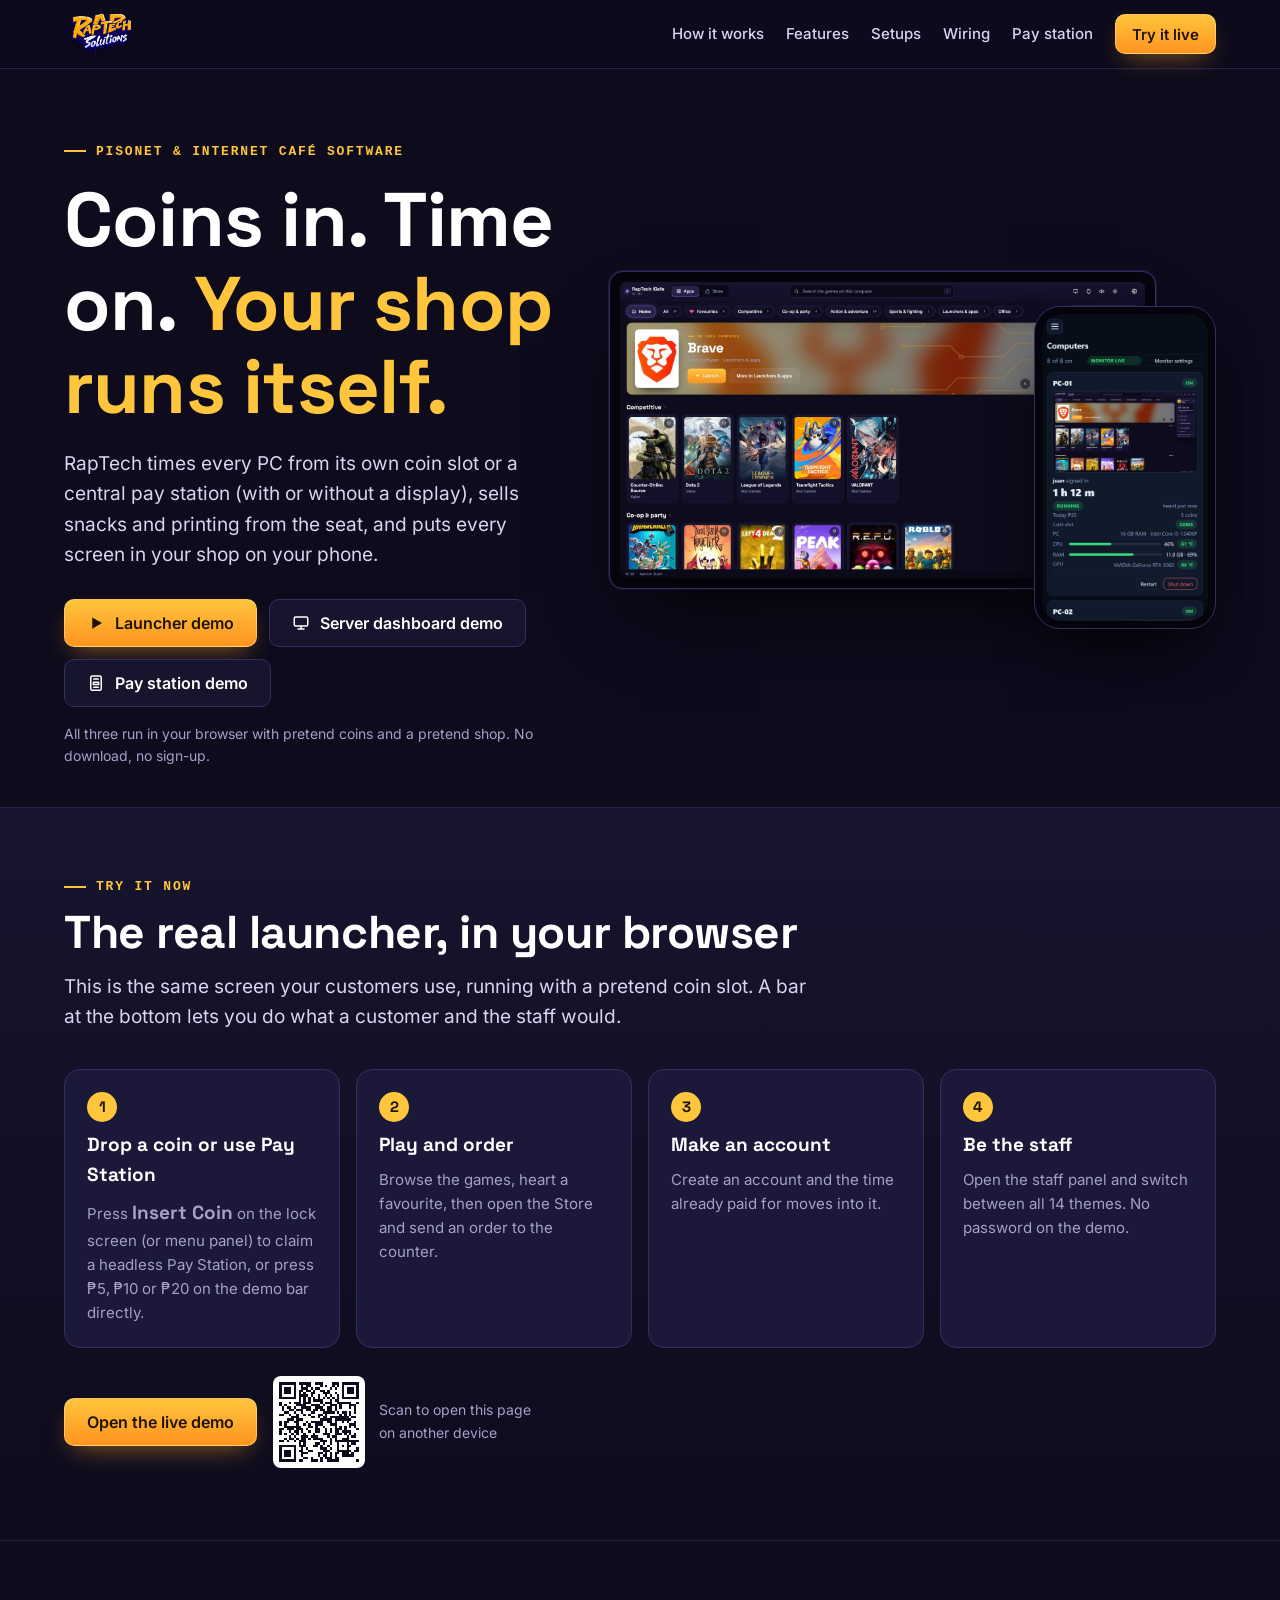
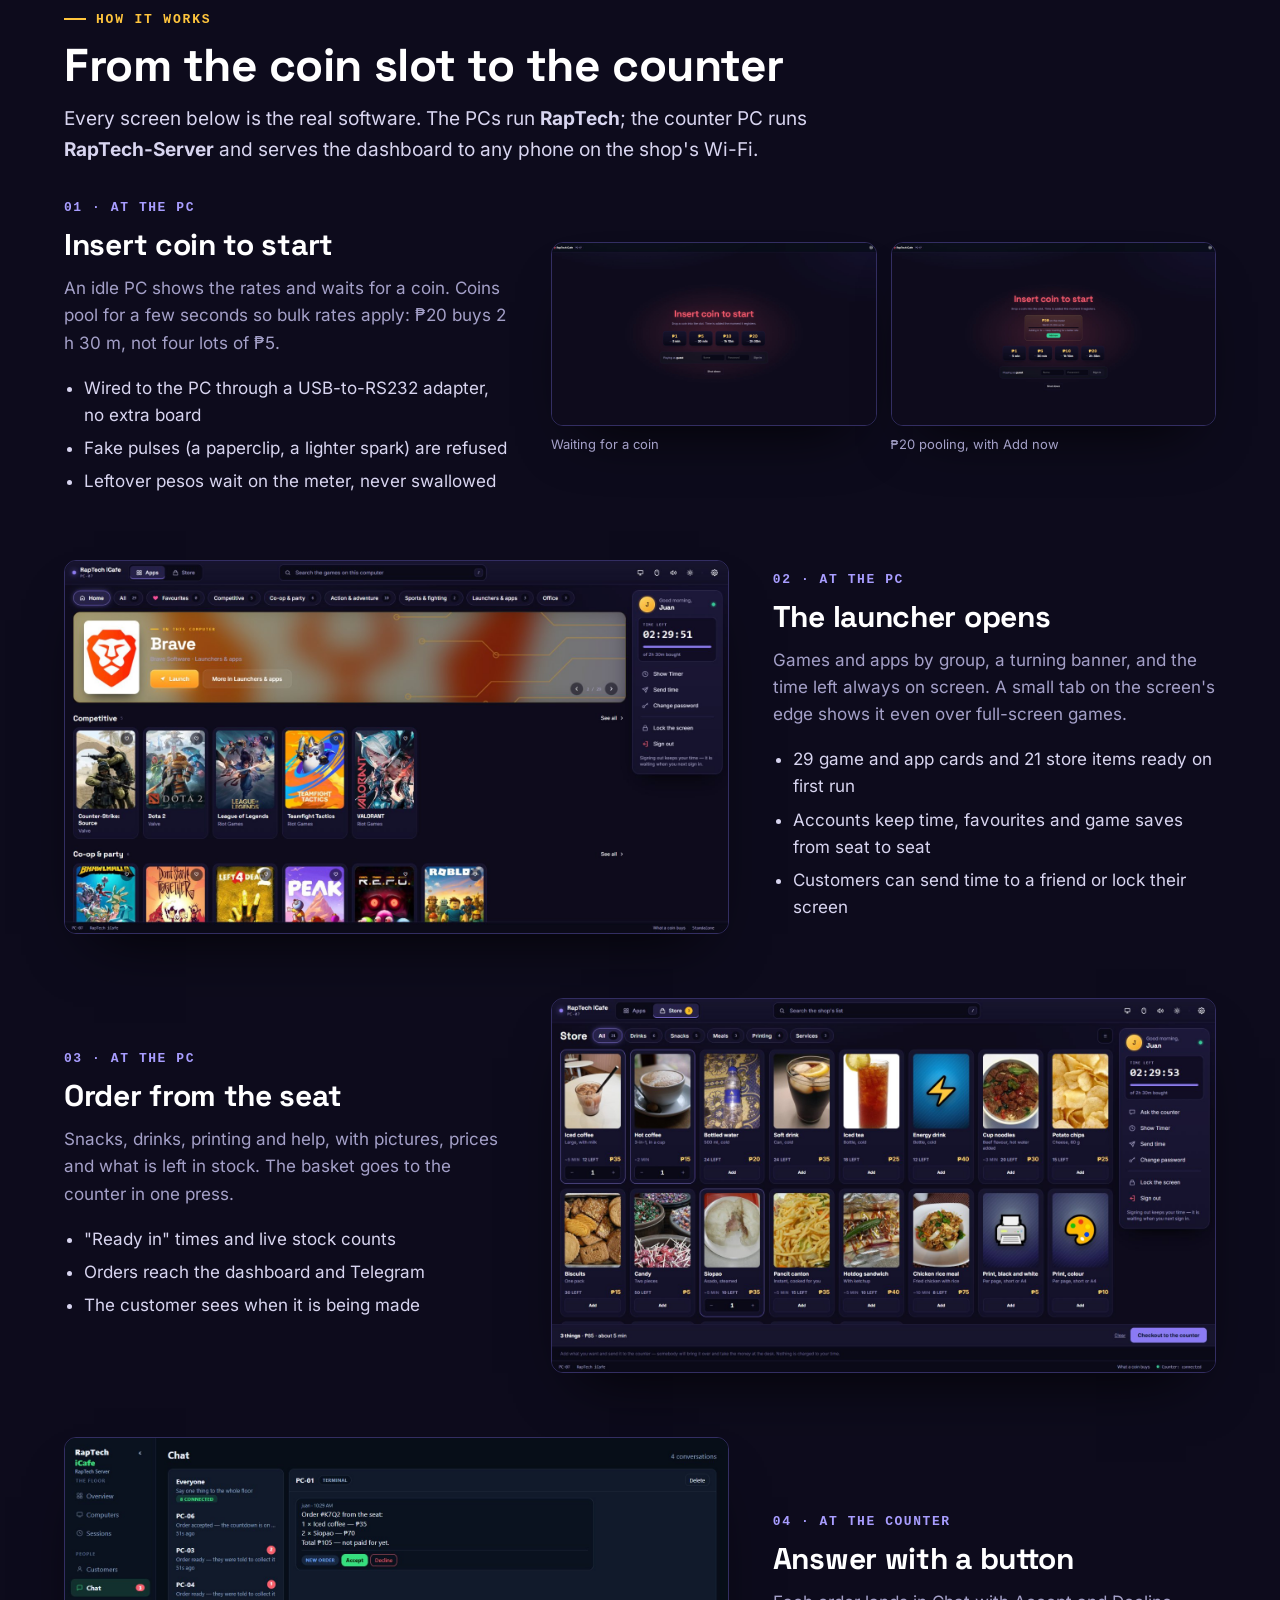
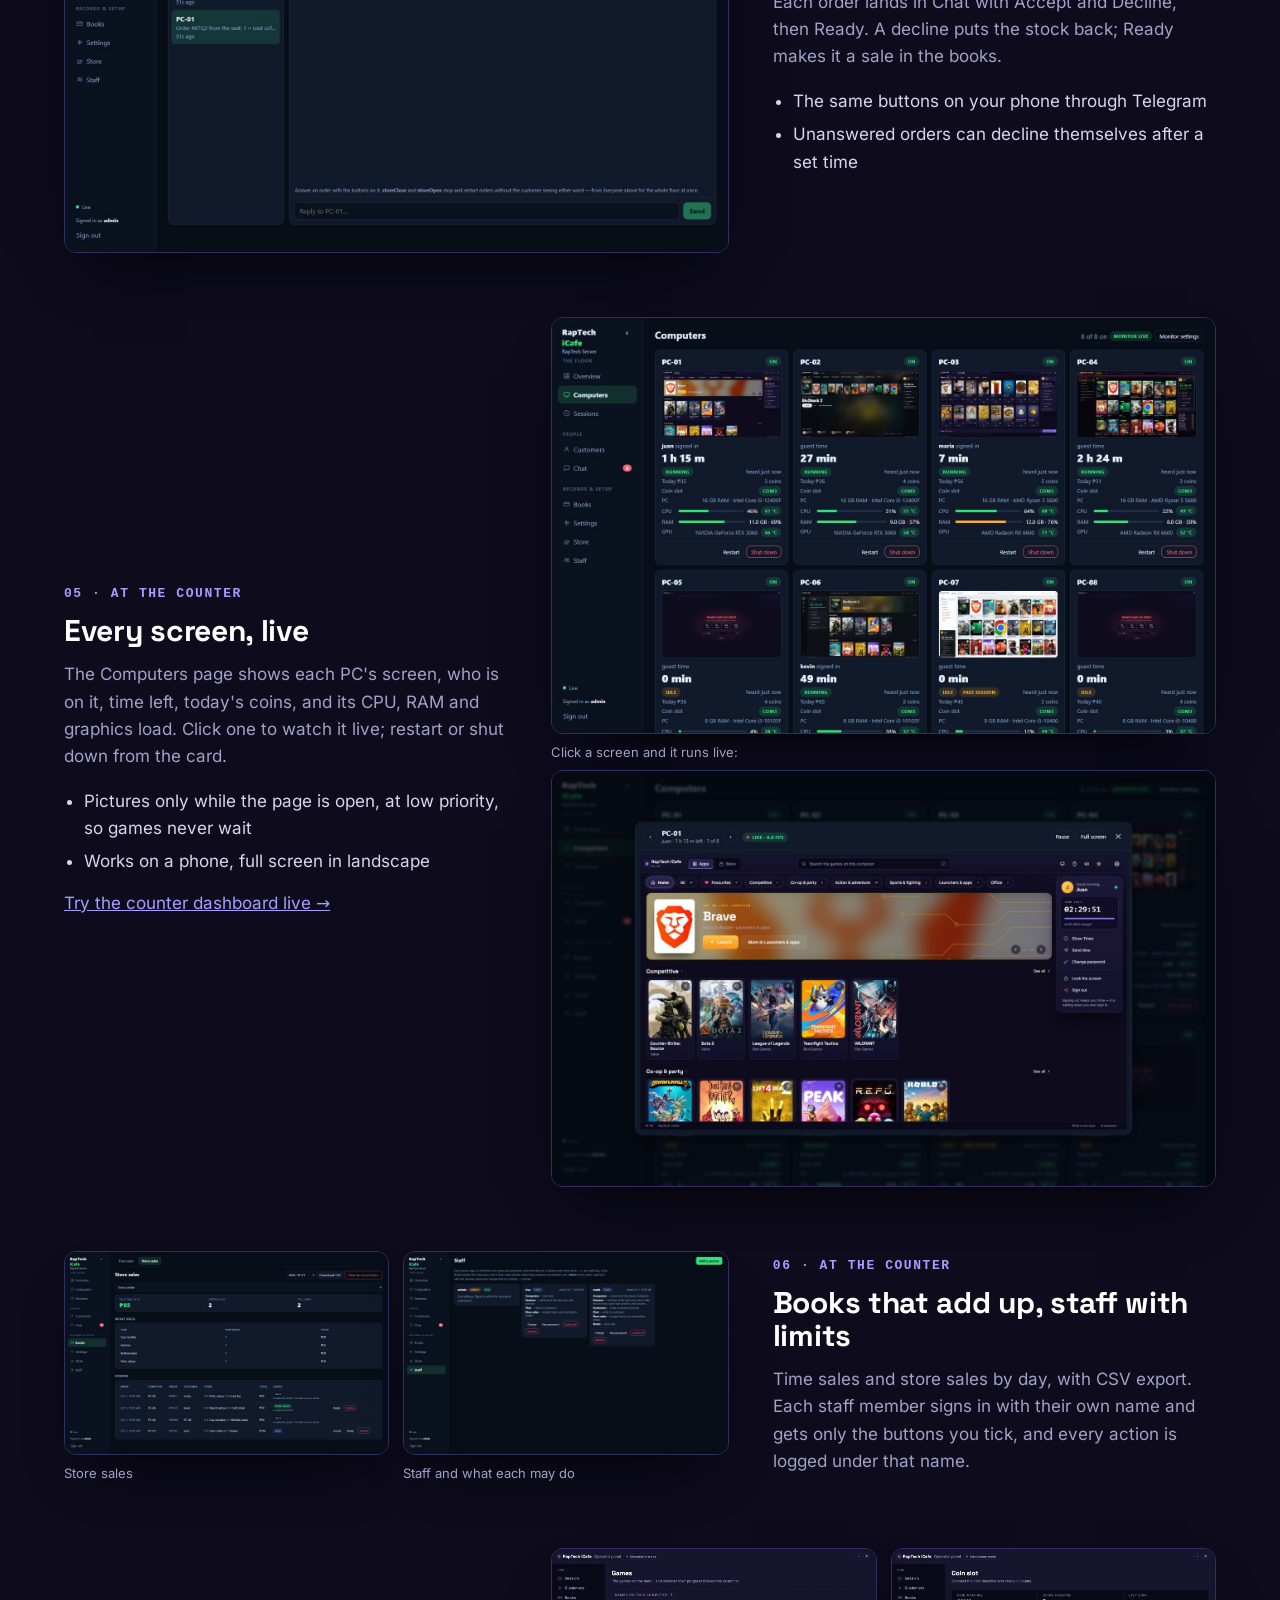
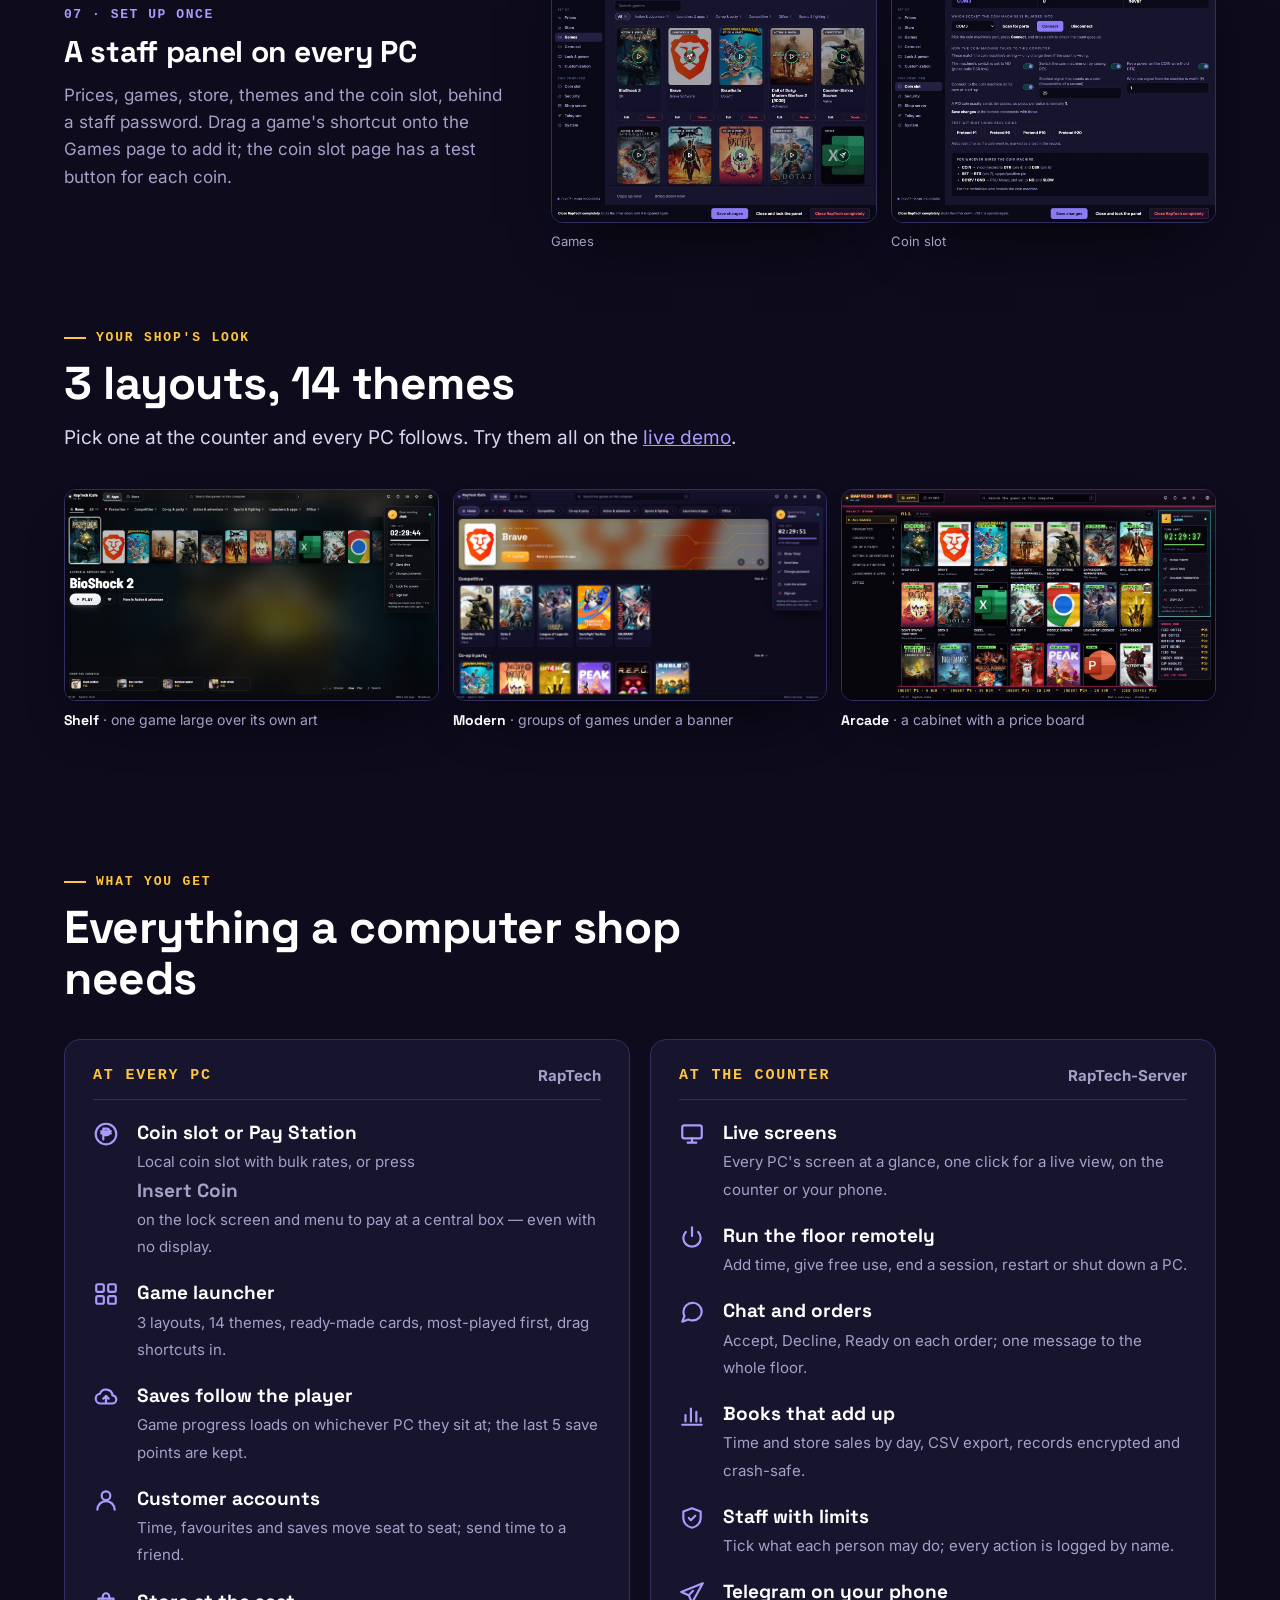
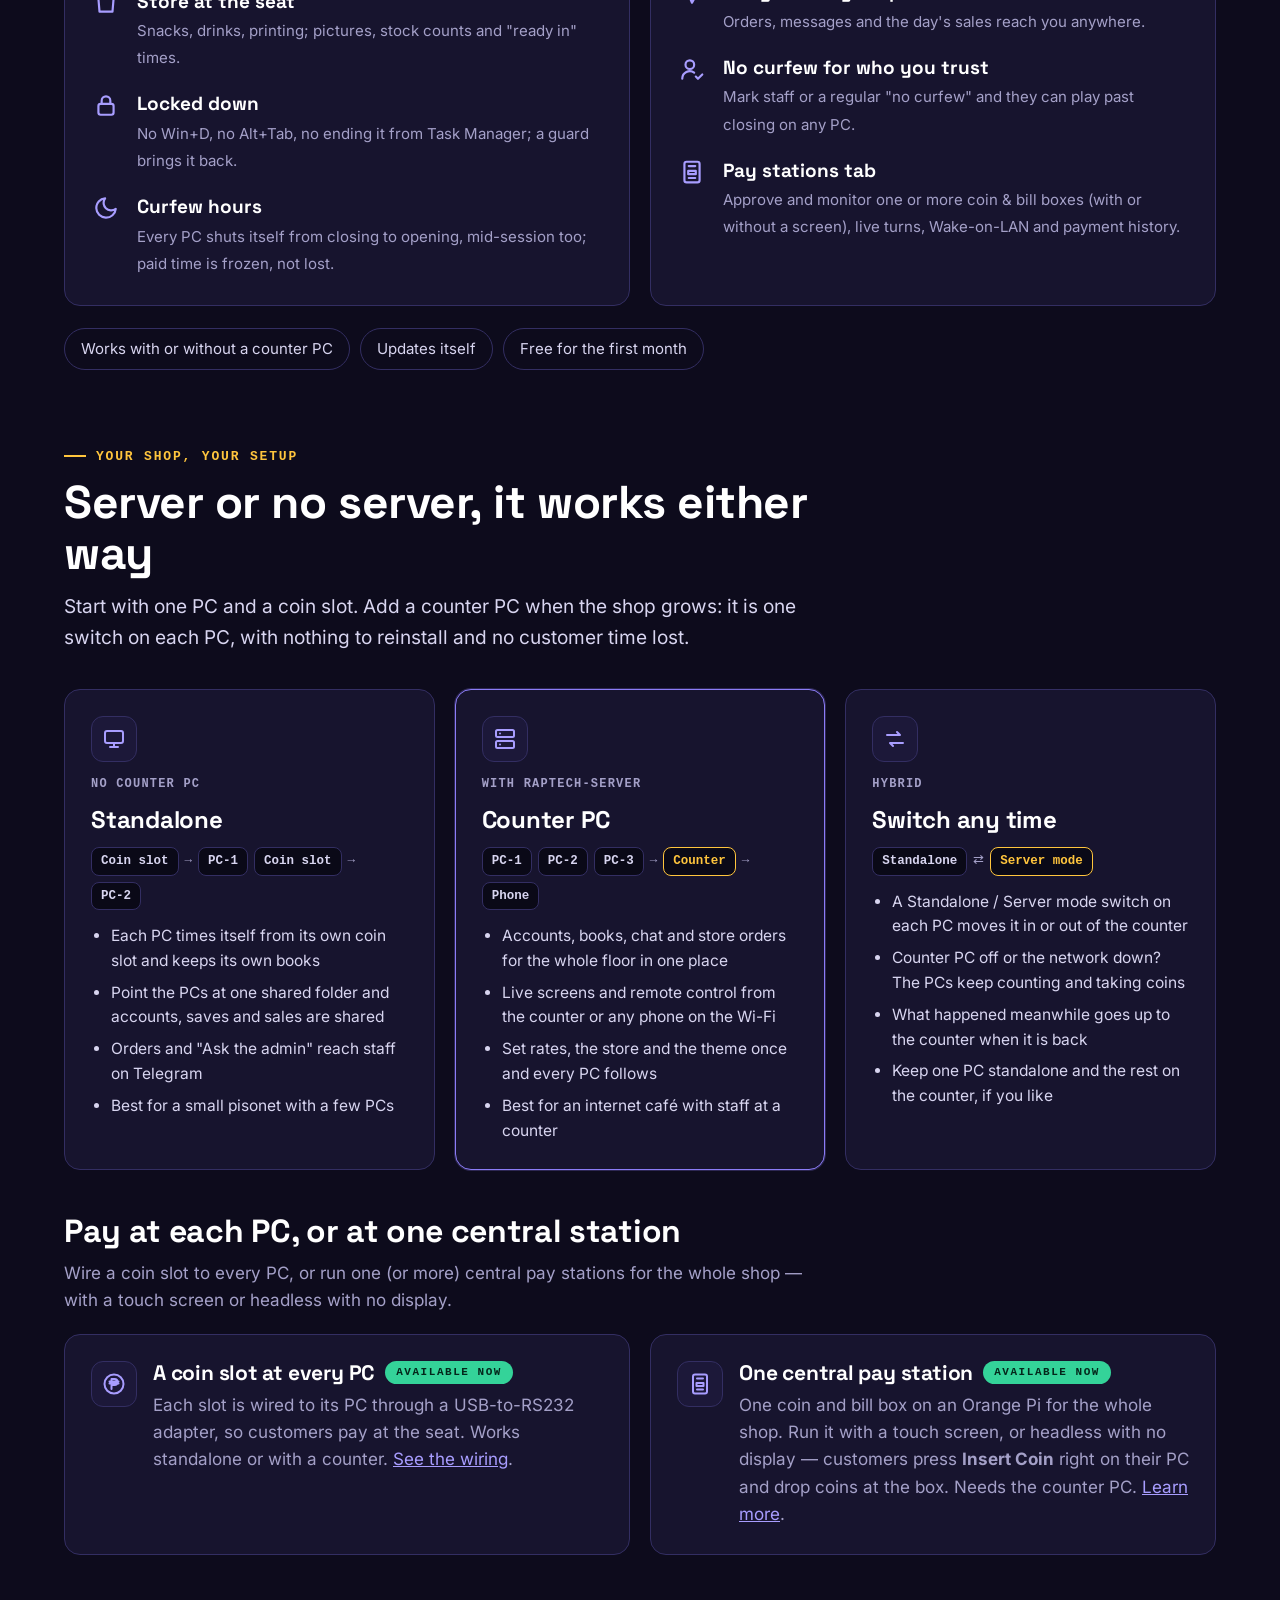
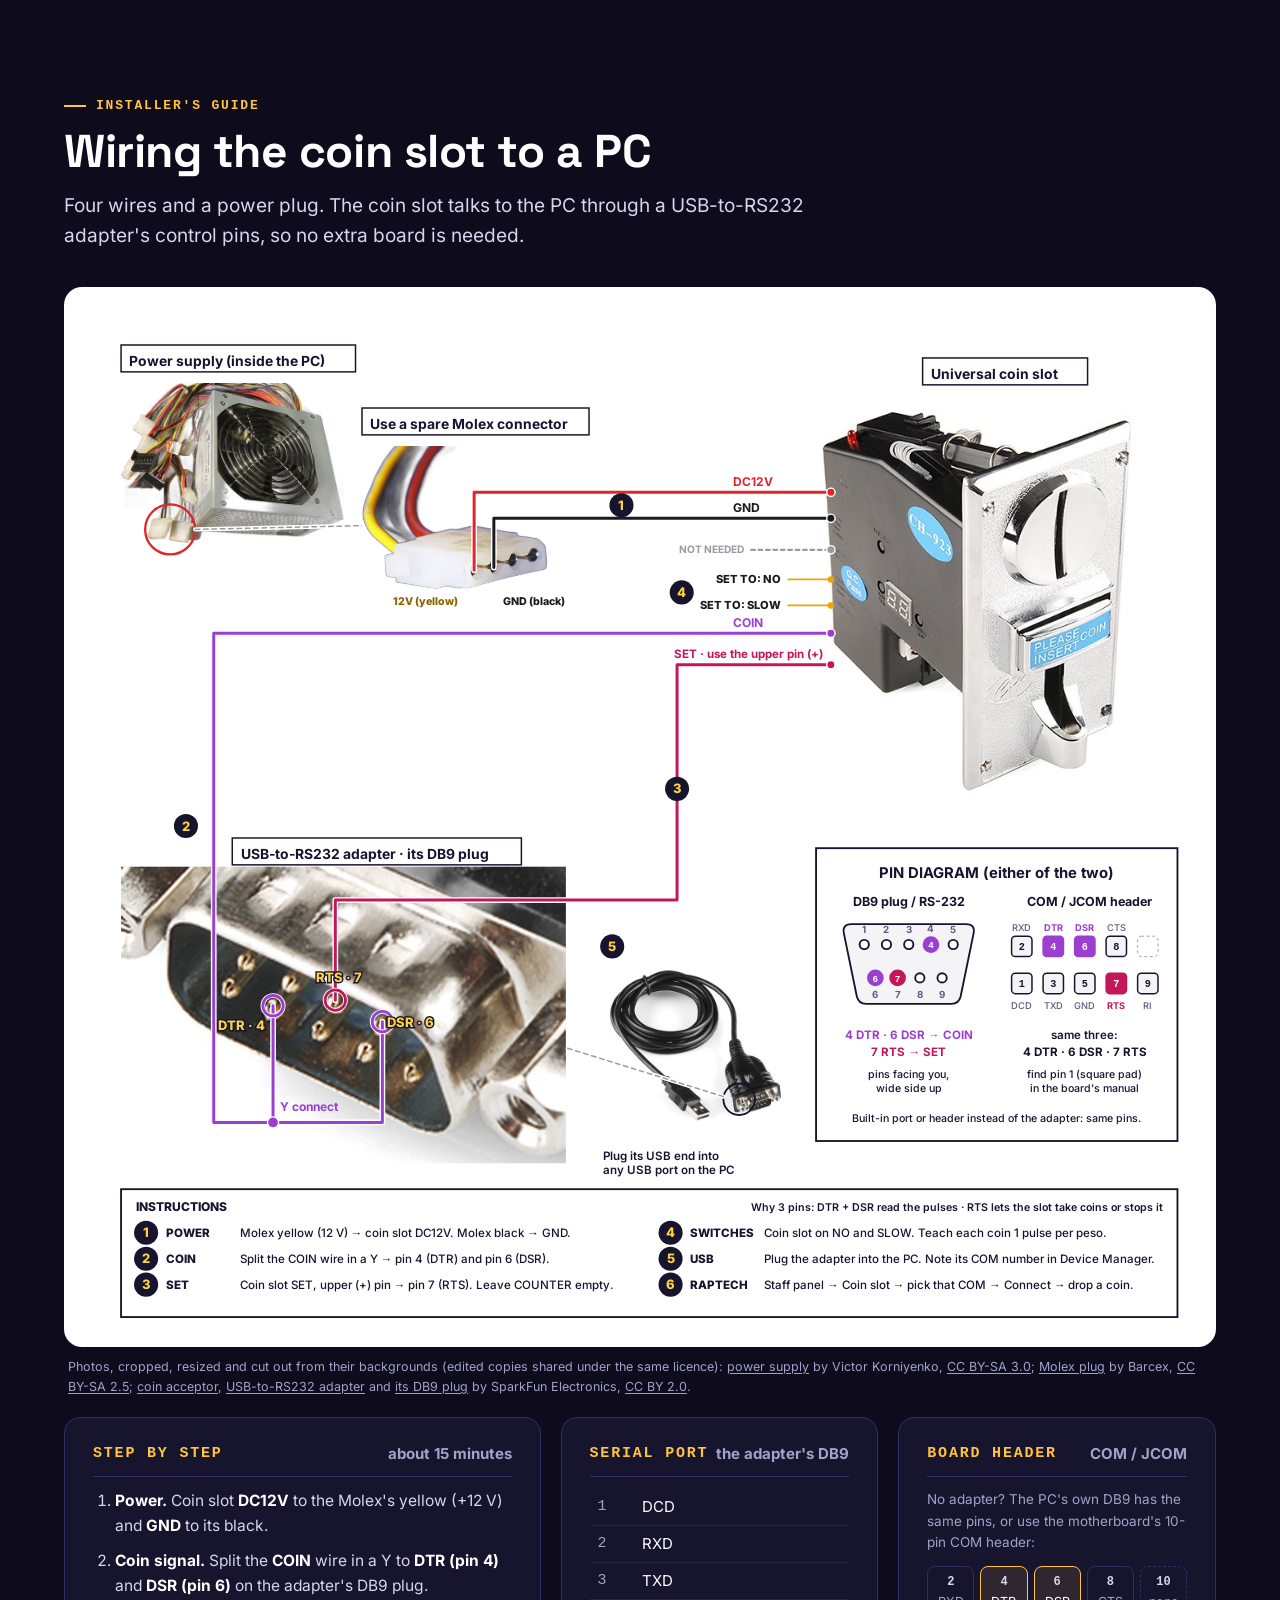
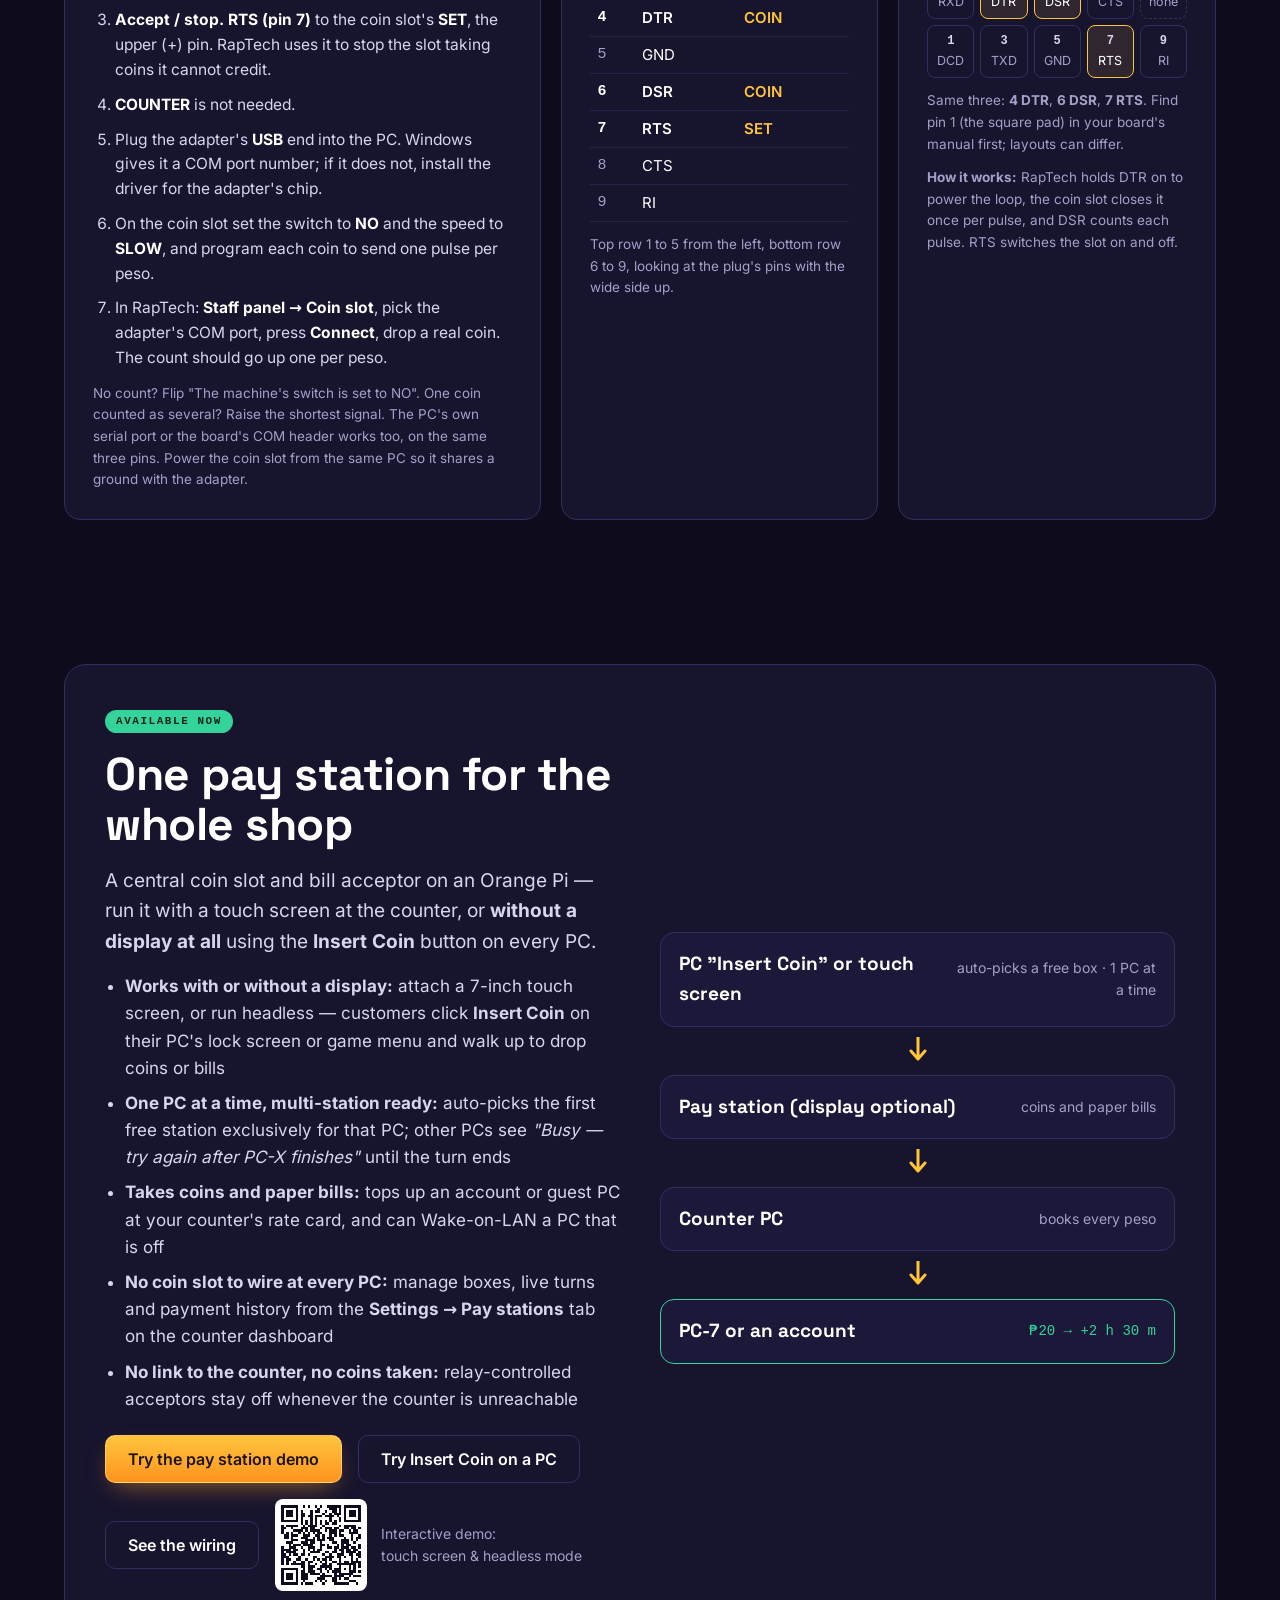
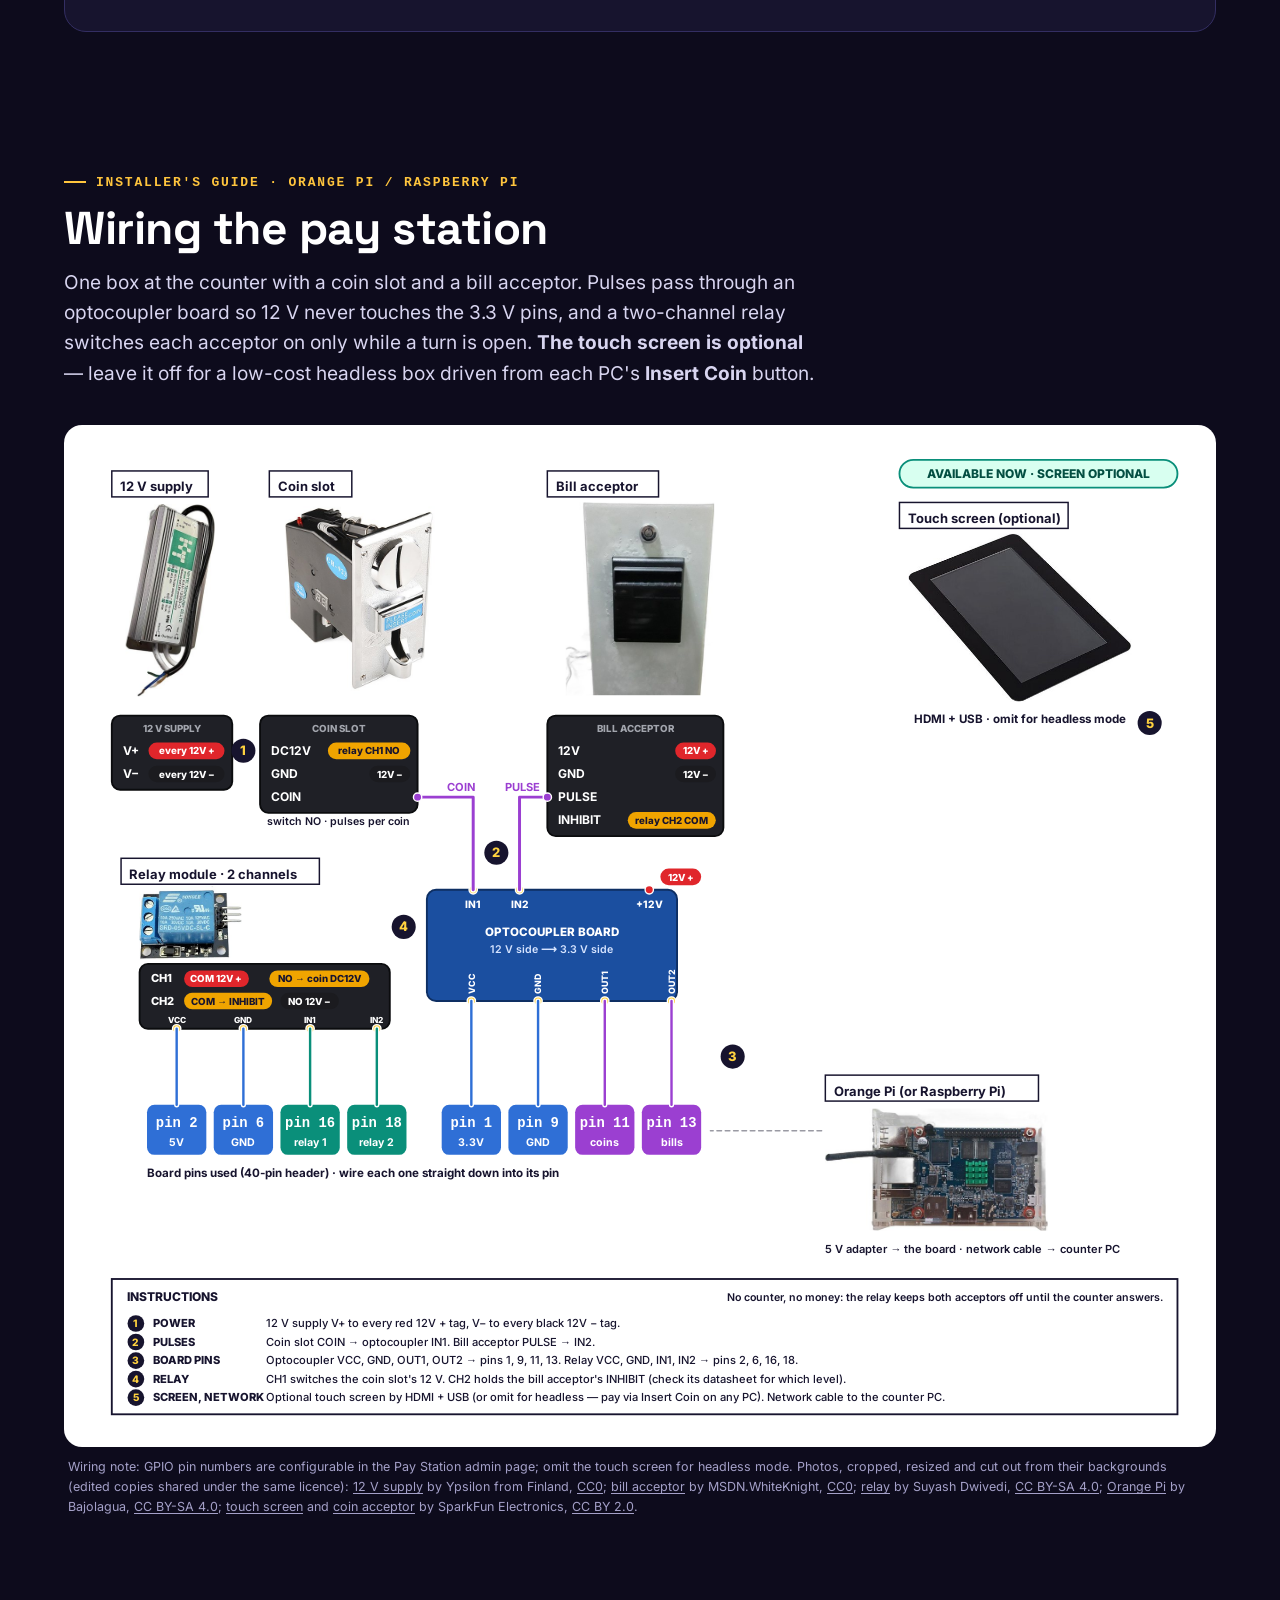
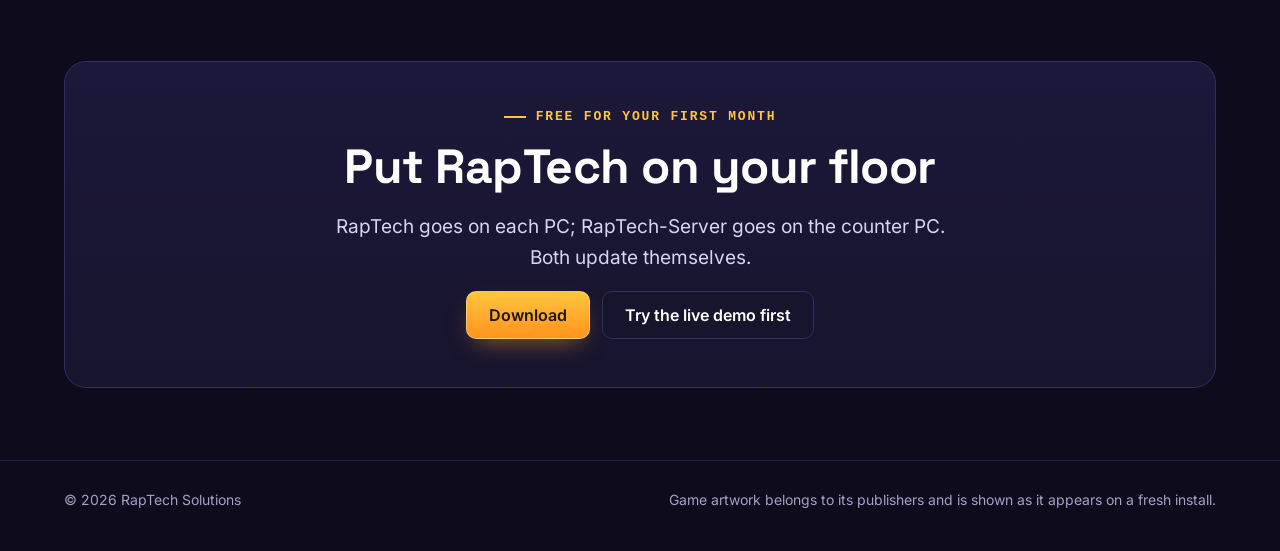
<file: index.html>
<!doctype html>
<html lang="en">
<head>
<meta charset="utf-8">
<meta name="viewport" content="width=device-width, initial-scale=1">
<title>RapTech: pisonet and internet café software</title>
<meta name="description" content="Coin-slot timer, game launcher, seat-side store and a live counter dashboard for pisonet and internet café shops. Try the launcher in your browser.">
<meta property="og:title" content="RapTech: coins in, time on, your shop runs itself">
<meta property="og:description" content="Coin-slot timer, game launcher, seat-side store and a live counter dashboard for computer shops. Try it in your browser.">
<meta property="og:image" content="https://ralph313-creator.github.io/RapTech-Demo/assets/modern-home.jpg">
<meta name="theme-color" content="#0d0b1c">
<link rel="icon" href="assets/raptech-logo.png">
<style>
@font-face { font-family: "Space Grotesk"; src: url("fonts/space-grotesk-v22-latin-variable.woff2") format("woff2"); font-weight: 300 700; font-display: swap; }
@font-face { font-family: "Inter"; src: url("fonts/inter-v20-latin-variable.woff2") format("woff2"); font-weight: 100 900; font-display: swap; }

/* The launcher's Modern theme, token for token (theme-modern.css). */
:root {
  --bg: #0d0b1c;
  --raised: #17142e;
  --panel: #1c1839;
  --sunken: #0a0917;
  --line: #26224a;
  --line-bright: #332e62;
  --text: #ffffff;
  --soft: #d8d5f0;
  --dim: #a4a0c8;
  --accent: #8b7cf6;
  --accent-bright: #a89dff;
  --ok: #34d399;
  --cta-top: #ffc53d;
  --cta-bottom: #ff941f;
  --cta-ink: #1f1300;
  --head: "Space Grotesk", "Segoe UI", system-ui, sans-serif;
  --body: "Inter", "Segoe UI", system-ui, sans-serif;
  --mono: "Cascadia Mono", Consolas, ui-monospace, monospace;
  --radius: 10px;
  --radius-lg: 16px;
}
* { box-sizing: border-box; }
html { scroll-behavior: smooth; }
body { margin: 0; background: var(--bg); color: var(--text); font: 17px/1.6 var(--body); -webkit-font-smoothing: antialiased; }
img { max-width: 100%; height: auto; display: block; }
a { color: var(--accent-bright); }
a:hover { color: #c7c0ff; }
h1, h2, h3 { font-family: var(--head); line-height: 1.1; margin: 0; letter-spacing: -0.01em; }
p { margin: 0; }
.wrap { max-width: 1200px; margin: 0 auto; padding: 0 24px; }
.eyebrow { font: 600 13px/1 var(--mono); letter-spacing: 0.14em; text-transform: uppercase; color: var(--cta-top); display: inline-flex; align-items: center; gap: 10px; }
.eyebrow::before { content: ""; width: 22px; height: 2px; background: var(--cta-top); }
.lead { color: var(--soft); font-size: 19px; }
.dim { color: var(--dim); }

.btn { display: inline-flex; align-items: center; gap: 10px; min-height: 48px; padding: 0 22px; border-radius: var(--radius); font: 600 16px/1 var(--body); text-decoration: none; border: 1px solid var(--line-bright); color: var(--text); background: var(--raised); }
.btn:hover { border-color: var(--accent); color: var(--text); }
.btn.cta { background: linear-gradient(180deg, var(--cta-top), var(--cta-bottom)); border-color: rgba(255, 226, 150, 0.55); color: var(--cta-ink); box-shadow: 0 10px 26px -10px rgba(255, 164, 40, 0.6); }
.btn.cta:hover { color: var(--cta-ink); filter: brightness(1.05); }
.btn svg { flex: none; }

/* header */
.top { position: sticky; top: 0; z-index: 10; background: rgba(13, 11, 28, 0.86); backdrop-filter: blur(10px); border-bottom: 1px solid var(--line); }
.top .wrap { display: flex; align-items: center; justify-content: space-between; gap: 16px; min-height: 68px; }
.brand img { height: 46px; width: auto; }
.nav { display: flex; align-items: center; gap: 22px; }
.nav a:not(.btn) { color: var(--soft); text-decoration: none; font-weight: 500; font-size: 15px; }
.nav a:not(.btn):hover { color: var(--text); }
.nav .btn { min-height: 40px; padding: 0 16px; font-size: 15px; }
@media (max-width: 860px) { .nav a:not(.btn) { display: none; } }

/* hero */
.hero { padding: 64px 0 40px; }
.hero .wrap { display: grid; grid-template-columns: minmax(0, 0.9fr) minmax(0, 1.1fr); gap: 48px; align-items: center; }
.hero h1 { font-size: clamp(44px, 6vw, 76px); font-weight: 700; margin: 18px 0 20px; }
.hero h1 span { color: var(--cta-top); }
.hero .actions { display: flex; flex-wrap: wrap; gap: 12px; margin-top: 28px; }
.hero .note { margin-top: 16px; font-size: 14px; color: var(--dim); }
.soon-chip { font: 700 10px/1 var(--mono); letter-spacing: 0.12em; text-transform: uppercase; color: var(--cta-ink); background: var(--cta-bottom); border-radius: 999px; padding: 4px 7px; }
.devices { position: relative; padding-bottom: 40px; padding-right: 60px; }
.monitor { border-radius: 14px; background: #05040d; padding: 10px; border: 1px solid var(--line-bright); box-shadow: 0 40px 80px -30px rgba(0, 0, 0, 0.9), 0 0 0 1px rgba(139, 124, 246, 0.15); }
.monitor img { border-radius: 6px; }
.phone { position: absolute; right: 0; bottom: 0; width: 30%; border-radius: 26px; background: #05040d; padding: 7px; border: 1px solid var(--line-bright); box-shadow: 0 30px 60px -20px rgba(0, 0, 0, 0.9); }
.phone img { border-radius: 20px; aspect-ratio: 412 / 760; object-fit: cover; object-position: top; }
@media (max-width: 900px) { .hero .wrap { grid-template-columns: 1fr; } .devices { padding-right: 40px; } }

/* sections */
section { padding: 72px 0; }
.section-head { max-width: 760px; margin-bottom: 36px; display: grid; gap: 14px; }
.section-head h2 { font-size: clamp(32px, 4vw, 46px); }

/* try it */
.try { background: linear-gradient(180deg, var(--raised), var(--bg)); border-top: 1px solid var(--line); border-bottom: 1px solid var(--line); }
.steps { display: grid; grid-template-columns: repeat(4, minmax(0, 1fr)); gap: 16px; counter-reset: s; }
.step { background: var(--panel); border: 1px solid var(--line-bright); border-radius: var(--radius-lg); padding: 22px; display: grid; gap: 8px; align-content: start; }
.step::before { counter-increment: s; content: counter(s); font: 700 15px/1 var(--head); color: var(--cta-ink); background: var(--cta-top); width: 30px; height: 30px; border-radius: 50%; display: grid; place-items: center; }
.step b { font-family: var(--head); font-size: 19px; }
.step span { color: var(--dim); font-size: 15px; }
.try .actions { display: flex; flex-wrap: wrap; align-items: center; gap: 16px; margin-top: 28px; }
.qr { display: flex; align-items: center; gap: 14px; color: var(--dim); font-size: 14px; }
.qr img { width: 92px; height: 92px; border-radius: 8px; background: #fff; padding: 4px; }
@media (max-width: 900px) { .steps { grid-template-columns: repeat(2, minmax(0, 1fr)); } }
@media (max-width: 520px) { .steps { grid-template-columns: 1fr; } }

/* how it works */
.flow { display: grid; gap: 64px; }
.row { display: grid; grid-template-columns: minmax(0, 0.8fr) minmax(0, 1.2fr); gap: 44px; align-items: center; }
.row.flip { grid-template-columns: minmax(0, 1.2fr) minmax(0, 0.8fr); }
.row.flip .text { order: 2; }
.row .text { display: grid; gap: 14px; }
.row h3 { font-size: 30px; }
.row .num { font: 600 13px/1 var(--mono); color: var(--accent-bright); letter-spacing: 0.12em; }
.row ul { margin: 4px 0 0; padding-left: 20px; color: var(--soft); display: grid; gap: 6px; }
.shot { border-radius: 12px; overflow: hidden; border: 1px solid var(--line-bright); background: var(--sunken); box-shadow: 0 30px 60px -30px rgba(0, 0, 0, 0.9); }
.pair { display: grid; grid-template-columns: 1fr 1fr; gap: 14px; }
.cap { font-size: 13px; color: var(--dim); margin-top: 8px; }
.side { font-family: var(--mono); font-size: 12px; letter-spacing: 0.12em; color: var(--ok); text-transform: uppercase; }
@media (max-width: 900px) { .row, .row.flip { grid-template-columns: 1fr; } .row.flip .text { order: 0; } }

/* themes */
.themes { display: grid; grid-template-columns: repeat(3, minmax(0, 1fr)); gap: 14px; }
.themes figure { margin: 0; display: grid; gap: 8px; }
.themes figcaption { font-size: 14px; color: var(--dim); }
.themes figcaption b { color: var(--text); font-family: var(--head); }
@media (max-width: 900px) { .themes { grid-template-columns: minmax(0, 1fr); } }

/* features */
.cols { display: grid; grid-template-columns: 1fr 1fr; gap: 20px; }
.card { background: var(--raised); border: 1px solid var(--line-bright); border-radius: var(--radius-lg); padding: 28px; display: grid; gap: 18px; align-content: start; }
.card h3 { font-size: 15px; font-family: var(--mono); letter-spacing: 0.12em; text-transform: uppercase; color: var(--cta-top); display: flex; justify-content: space-between; border-bottom: 1px solid var(--line-bright); padding-bottom: 14px; }
.card h3 span { color: var(--dim); text-transform: none; letter-spacing: 0; font-family: var(--body); }
.feat { display: grid; grid-template-columns: 30px 1fr; gap: 14px; }
.feat svg { color: var(--accent-bright); margin-top: 3px; }
.feat b { font-family: var(--head); font-size: 19px; display: block; }
.feat span { color: var(--dim); font-size: 15px; }
.pills { display: flex; flex-wrap: wrap; gap: 10px; margin-top: 22px; }
.pill { border: 1px solid var(--line-bright); border-radius: 999px; padding: 8px 16px; font-size: 15px; color: var(--soft); }
@media (max-width: 900px) { .cols { grid-template-columns: 1fr; } }

/* setups */
.setups { display: grid; grid-template-columns: repeat(3, minmax(0, 1fr)); gap: 20px; }
.setup { background: var(--raised); border: 1px solid var(--line-bright); border-radius: var(--radius-lg); padding: 26px; display: grid; gap: 14px; align-content: start; }
.setup.pick { border-color: var(--accent); box-shadow: 0 0 0 1px rgba(139, 124, 246, 0.25); }
.setup .ico { width: 46px; height: 46px; border-radius: 12px; display: grid; place-items: center; background: var(--panel); border: 1px solid var(--line-bright); color: var(--accent-bright); }
.setup h3 { font-size: 24px; }
.setup .for { font: 600 12px/1.4 var(--mono); letter-spacing: 0.1em; text-transform: uppercase; color: var(--dim); }
.setup ul { margin: 0; padding-left: 20px; display: grid; gap: 7px; color: var(--soft); font-size: 15.5px; }
.mini { display: flex; flex-wrap: wrap; align-items: center; gap: 6px; font: 600 12.5px/1 var(--mono); color: var(--soft); }
.mini i { font-style: normal; border: 1px solid var(--line-bright); background: var(--sunken); border-radius: 8px; padding: 7px 9px; }
.mini i.hub { border-color: var(--cta-top); color: var(--cta-top); }
.mini b { color: var(--dim); font-weight: 400; }
.coins { display: grid; grid-template-columns: 1fr 1fr; gap: 20px; margin-top: 20px; }
.coins .setup { grid-template-columns: 46px 1fr; column-gap: 16px; }
.coins .setup > div { display: grid; gap: 8px; align-content: start; }
.coins h3 { font-size: 21px; display: flex; flex-wrap: wrap; align-items: center; gap: 10px; }
.tag-now { display: inline-block; font: 700 11px/1 var(--mono); letter-spacing: 0.14em; color: #04261b; background: var(--ok); border-radius: 999px; padding: 6px 11px; }
.tag-soon.sm { font-size: 11px; padding: 6px 11px; }
.sub-head { margin: 44px 0 0; display: grid; gap: 10px; max-width: 760px; }
.sub-head h3 { font-size: clamp(24px, 3vw, 32px); }
@media (max-width: 960px) { .setups, .coins { grid-template-columns: 1fr; } }

/* wiring */
.paper { background: #ffffff; color: #17142e; border-radius: 18px; padding: 20px; overflow-x: auto; }
.paper svg { min-width: 760px; width: 100%; height: auto; display: block; }
.wire-grid { display: grid; grid-template-columns: 1.2fr 0.8fr 0.8fr; gap: 20px; margin-top: 20px; }
.wire-grid .card { gap: 12px; }
.wire-grid ol { margin: 0; padding-left: 22px; display: grid; gap: 10px; color: var(--soft); font-size: 15.5px; }
.wire-grid ol b { color: var(--text); }
.pins { width: 100%; border-collapse: collapse; font-size: 15px; }
.pins td { padding: 6px 8px; border-bottom: 1px solid var(--line); }
.pins td:first-child { font-family: var(--mono); color: var(--dim); width: 44px; }
.pins tr.use td { color: var(--text); font-weight: 600; }
.pins tr.use td:last-child { color: var(--cta-top); }
.jcom { display: grid; grid-template-columns: repeat(5, minmax(0, 1fr)); gap: 6px; }
.jcom div { border: 1px solid var(--line-bright); border-radius: 8px; padding: 6px 4px; text-align: center; font-size: 12.5px; color: var(--dim); }
.jcom div b { display: block; font-family: var(--mono); color: var(--soft); font-size: 12px; }
.jcom div.use { border-color: var(--cta-top); color: var(--text); background: rgba(255, 197, 61, 0.1); }
.jcom div.key { border-style: dashed; }
.small { font-size: 13.5px; color: var(--dim); }
.credit { margin: 10px 4px 0; font-size: 12.5px; }
.credit a { color: inherit; text-decoration: underline; text-underline-offset: 2px; }
@media (max-width: 960px) { .wire-grid { grid-template-columns: 1fr; } }

/* coming soon */
.soon { background: var(--raised); border: 1px solid var(--line-bright); border-radius: 22px; padding: 40px; display: grid; grid-template-columns: minmax(0, 1fr) minmax(0, 1fr); gap: 40px; align-items: center; }
.tag-soon { display: inline-block; font: 700 12px/1 var(--mono); letter-spacing: 0.14em; color: var(--cta-ink); background: var(--cta-bottom); border-radius: 999px; padding: 8px 14px; }
.soon ul { margin: 0; padding-left: 20px; display: grid; gap: 8px; color: var(--soft); }
.chain { display: grid; gap: 10px; }
.chain .node { background: var(--panel); border: 1px solid var(--line-bright); border-radius: 14px; padding: 16px 18px; display: flex; justify-content: space-between; align-items: center; gap: 12px; }
.chain .node b { font-family: var(--head); font-size: 19px; }
.chain .node span { color: var(--dim); font-size: 14px; text-align: right; }
.chain .node.end { border-color: var(--ok); }
.chain .node.end span { color: var(--ok); font-family: var(--mono); }
.chain .arrow { justify-self: center; color: var(--cta-top); }
@media (max-width: 900px) { .soon { grid-template-columns: 1fr; padding: 26px; } }

/* get it */
.get { text-align: center; }
.get .box { background: linear-gradient(180deg, var(--panel), var(--raised)); border: 1px solid var(--line-bright); border-radius: 22px; padding: 48px 24px; display: grid; gap: 18px; justify-items: center; }
.get h2 { font-size: clamp(32px, 4vw, 48px); }
.get .actions { display: flex; flex-wrap: wrap; gap: 12px; justify-content: center; }
footer { border-top: 1px solid var(--line); padding: 28px 0 40px; color: var(--dim); font-size: 14px; }
footer .wrap { display: flex; flex-wrap: wrap; justify-content: space-between; gap: 12px; }
</style>
</head>
<body>

<header class="top">
  <div class="wrap">
    <a class="brand" href="#" aria-label="RapTech Solutions, home"><img src="assets/raptech-logo.png" alt="RapTech Solutions" width="564" height="360"></a>
    <nav class="nav" aria-label="Sections">
      <a href="#how">How it works</a>
      <a href="#features">Features</a>
      <a href="#setup">Setups</a>
      <a href="#wiring">Wiring</a>
      <a href="#paystation">Pay station</a>
      <a class="btn cta" href="launcher/">Try it live</a>
    </nav>
  </div>
</header>

<main>
<section class="hero">
  <div class="wrap">
    <div>
      <span class="eyebrow">Pisonet &amp; internet café software</span>
      <h1>Coins in. Time on. <span>Your shop runs itself.</span></h1>
      <p class="lead">RapTech times every PC from its own coin slot or a central pay station (with or without a display), sells snacks and printing from the seat, and puts every screen in your shop on your phone.</p>
      <div class="actions">
        <a class="btn cta" href="launcher/">
          <svg width="18" height="18" viewBox="0 0 24 24" fill="currentColor" aria-hidden="true"><path d="M7 4.5v15l13-7.5z"></path></svg>
          Launcher demo
        </a>
        <a class="btn" href="dashboard/">
          <svg width="18" height="18" viewBox="0 0 24 24" fill="none" stroke="currentColor" stroke-width="2" stroke-linecap="round" stroke-linejoin="round" aria-hidden="true"><rect x="3" y="4" width="18" height="12" rx="2"></rect><path d="M8 20h8M12 16v4"></path></svg>
          Server dashboard demo
        </a>
        <a class="btn" href="paystation/">
          <svg width="18" height="18" viewBox="0 0 24 24" fill="none" stroke="currentColor" stroke-width="2" stroke-linecap="round" stroke-linejoin="round" aria-hidden="true"><rect x="5" y="2.5" width="14" height="19" rx="2"></rect><path d="M9 6.5h6M9 17.5h6M8.5 11h7v3h-7z"></path></svg>
          Pay station demo
        </a>
      </div>
      <p class="note">All three run in your browser with pretend coins and a pretend shop. No download, no sign-up.</p>
    </div>
    <div class="devices">
      <div class="monitor"><img src="assets/modern-home.jpg" alt="The RapTech launcher on a customer's PC: games by group, the time left and the account panel" width="1600" height="900"></div>
      <div class="phone"><img src="assets/phone-computers.jpg" alt="The counter dashboard on a phone, showing PC-01's screen, time left and load" width="824" height="1800"></div>
    </div>
  </div>
</section>

<section class="try" id="try">
  <div class="wrap">
    <div class="section-head">
      <span class="eyebrow">Try it now</span>
      <h2>The real launcher, in your browser</h2>
      <p class="lead">This is the same screen your customers use, running with a pretend coin slot. A bar at the bottom lets you do what a customer and the staff would.</p>
    </div>
    <div class="steps">
      <div class="step"><b>Drop a coin or use Pay Station</b><span>Press <b>Insert Coin</b> on the lock screen (or menu panel) to claim a headless Pay Station, or press ₱5, ₱10 or ₱20 on the demo bar directly.</span></div>
      <div class="step"><b>Play and order</b><span>Browse the games, heart a favourite, then open the Store and send an order to the counter.</span></div>
      <div class="step"><b>Make an account</b><span>Create an account and the time already paid for moves into it.</span></div>
      <div class="step"><b>Be the staff</b><span>Open the staff panel and switch between all 14 themes. No password on the demo.</span></div>
    </div>
    <div class="actions">
      <a class="btn cta" href="launcher/">Open the live demo</a>
      <div class="qr"><img src="assets/qr-demo.svg" alt="QR code for this page" width="92" height="92"><span>Scan to open this page<br>on another device</span></div>
    </div>
  </div>
</section>

<section id="how">
  <div class="wrap">
    <div class="section-head">
      <span class="eyebrow">How it works</span>
      <h2>From the coin slot to the counter</h2>
      <p class="lead">Every screen below is the real software. The PCs run <b>RapTech</b>; the counter PC runs <b>RapTech-Server</b> and serves the dashboard to any phone on the shop's Wi-Fi.</p>
    </div>
    <div class="flow">

      <div class="row">
        <div class="text">
          <span class="num">01 · AT THE PC</span>
          <h3>Insert coin to start</h3>
          <p class="dim">An idle PC shows the rates and waits for a coin. Coins pool for a few seconds so bulk rates apply: ₱20 buys 2 h 30 m, not four lots of ₱5.</p>
          <ul><li>Wired to the PC through a USB-to-RS232 adapter, no extra board</li><li>Fake pulses (a paperclip, a lighter spark) are refused</li><li>Leftover pesos wait on the meter, never swallowed</li></ul>
        </div>
        <div class="pair">
          <div><div class="shot"><img src="assets/modern-lock.jpg" alt="Lock screen: Insert coin to start, with the rate card" width="1600" height="900" loading="lazy"></div><p class="cap">Waiting for a coin</p></div>
          <div><div class="shot"><img src="assets/modern-pool.jpg" alt="₱20 on the meter, worth 2 h 30 m, adding in 3 s" width="1600" height="900" loading="lazy"></div><p class="cap">₱20 pooling, with Add now</p></div>
        </div>
      </div>

      <div class="row flip">
        <div class="text">
          <span class="num">02 · AT THE PC</span>
          <h3>The launcher opens</h3>
          <p class="dim">Games and apps by group, a turning banner, and the time left always on screen. A small tab on the screen's edge shows it even over full-screen games.</p>
          <ul><li>29 game and app cards and 21 store items ready on first run</li><li>Accounts keep time, favourites and game saves from seat to seat</li><li>Customers can send time to a friend or lock their screen</li></ul>
        </div>
        <div class="shot"><img src="assets/modern-home.jpg" alt="Launcher home with the account panel showing 02:29:57 left" width="1600" height="900" loading="lazy"></div>
      </div>

      <div class="row">
        <div class="text">
          <span class="num">03 · AT THE PC</span>
          <h3>Order from the seat</h3>
          <p class="dim">Snacks, drinks, printing and help, with pictures, prices and what is left in stock. The basket goes to the counter in one press.</p>
          <ul><li>"Ready in" times and live stock counts</li><li>Orders reach the dashboard and Telegram</li><li>The customer sees when it is being made</li></ul>
        </div>
        <div class="shot"><img src="assets/modern-store.jpg" alt="The store with Iced coffee and Siopao in the basket, Checkout to the counter" width="1600" height="900" loading="lazy"></div>
      </div>

      <div class="row flip">
        <div class="text">
          <span class="num">04 · AT THE COUNTER</span>
          <h3>Answer with a button</h3>
          <p class="dim">Each order lands in Chat with Accept and Decline, then Ready. A decline puts the stock back; Ready makes it a sale in the books.</p>
          <ul><li>The same buttons on your phone through Telegram</li><li>Unanswered orders can decline themselves after a set time</li></ul>
        </div>
        <div class="shot"><img src="assets/dash-chat-order.jpg" alt="Dashboard chat with order K7Q2 and Accept and Decline buttons" width="1600" height="1000" loading="lazy"></div>
      </div>

      <div class="row">
        <div class="text">
          <span class="num">05 · AT THE COUNTER</span>
          <h3>Every screen, live</h3>
          <p class="dim">The Computers page shows each PC's screen, who is on it, time left, today's coins, and its CPU, RAM and graphics load. Click one to watch it live; restart or shut down from the card.</p>
          <ul><li>Pictures only while the page is open, at low priority, so games never wait</li><li>Works on a phone, full screen in landscape</li></ul>
          <p><a href="dashboard/">Try the counter dashboard live &rarr;</a></p>
        </div>
        <div>
          <div class="shot"><img src="assets/dash-computers.jpg" alt="Computers page: eight PCs with their screens, time left and load bars" width="1600" height="1000" loading="lazy"></div>
          <p class="cap">Click a screen and it runs live:</p>
          <div class="shot" style="margin-top:8px"><img src="assets/dash-live.jpg" alt="Live view of PC-01" width="1600" height="1000" loading="lazy"></div>
        </div>
      </div>

      <div class="row flip">
        <div class="text">
          <span class="num">06 · AT THE COUNTER</span>
          <h3>Books that add up, staff with limits</h3>
          <p class="dim">Time sales and store sales by day, with CSV export. Each staff member signs in with their own name and gets only the buttons you tick, and every action is logged under that name.</p>
        </div>
        <div class="pair">
          <div><div class="shot"><img src="assets/dash-storesales.jpg" alt="Store sales: sold today, what sold, every order" width="1600" height="1000" loading="lazy"></div><p class="cap">Store sales</p></div>
          <div><div class="shot"><img src="assets/dash-staff.jpg" alt="Staff page with per-action permissions" width="1600" height="1000" loading="lazy"></div><p class="cap">Staff and what each may do</p></div>
        </div>
      </div>

      <div class="row">
        <div class="text">
          <span class="num">07 · SET UP ONCE</span>
          <h3>A staff panel on every PC</h3>
          <p class="dim">Prices, games, store, themes and the coin slot, behind a staff password. Drag a game's shortcut onto the Games page to add it; the coin slot page has a test button for each coin.</p>
        </div>
        <div class="pair">
          <div><div class="shot"><img src="assets/panel-games.jpg" alt="Staff panel Games page with game cards" width="1280" height="1080" loading="lazy"></div><p class="cap">Games</p></div>
          <div><div class="shot"><img src="assets/panel-coin-slot.jpg" alt="Staff panel Coin slot page with COM3 connected" width="1280" height="1080" loading="lazy"></div><p class="cap">Coin slot</p></div>
        </div>
      </div>

    </div>
  </div>
</section>

<section id="themes" style="padding-top: 8px">
  <div class="wrap">
    <div class="section-head">
      <span class="eyebrow">Your shop's look</span>
      <h2>3 layouts, 14 themes</h2>
      <p class="lead">Pick one at the counter and every PC follows. Try them all on the <a href="launcher/">live demo</a>.</p>
    </div>
    <div class="themes">
      <figure><div class="shot"><img src="assets/theme-shelf.jpg" alt="Shelf layout" width="1200" height="675" loading="lazy"></div><figcaption><b>Shelf</b> · one game large over its own art</figcaption></figure>
      <figure><div class="shot"><img src="assets/modern-home.jpg" alt="Modern layout" width="1600" height="900" loading="lazy"></div><figcaption><b>Modern</b> · groups of games under a banner</figcaption></figure>
      <figure><div class="shot"><img src="assets/theme-arcade.jpg" alt="Arcade layout" width="1200" height="675" loading="lazy"></div><figcaption><b>Arcade</b> · a cabinet with a price board</figcaption></figure>
    </div>
  </div>
</section>

<section id="features">
  <div class="wrap">
    <div class="section-head">
      <span class="eyebrow">What you get</span>
      <h2>Everything a computer shop needs</h2>
    </div>
    <div class="cols">
      <div class="card">
        <h3>At every PC <span>RapTech</span></h3>
        <div class="feat"><svg width="26" height="26" viewBox="0 0 24 24" fill="none" stroke="currentColor" stroke-width="2" stroke-linecap="round" stroke-linejoin="round" aria-hidden="true"><circle cx="12" cy="12" r="9.5"></circle><path d="M9.5 17V7h3a3 3 0 0 1 0 6h-3M7.5 9.5h9M7.5 11.5h9"></path></svg><div><b>Coin slot or Pay Station</b><span>Local coin slot with bulk rates, or press <b>Insert Coin</b> on the lock screen and menu to pay at a central box — even with no display.</span></div></div>
        <div class="feat"><svg width="26" height="26" viewBox="0 0 24 24" fill="none" stroke="currentColor" stroke-width="2" stroke-linecap="round" stroke-linejoin="round" aria-hidden="true"><rect x="3" y="3" width="7" height="7" rx="1.5"></rect><rect x="14" y="3" width="7" height="7" rx="1.5"></rect><rect x="3" y="14" width="7" height="7" rx="1.5"></rect><rect x="14" y="14" width="7" height="7" rx="1.5"></rect></svg><div><b>Game launcher</b><span>3 layouts, 14 themes, ready-made cards, most-played first, drag shortcuts in.</span></div></div>
        <div class="feat"><svg width="26" height="26" viewBox="0 0 24 24" fill="none" stroke="currentColor" stroke-width="2" stroke-linecap="round" stroke-linejoin="round" aria-hidden="true"><path d="M7 18a4.5 4.5 0 0 1-.6-8.96A6 6 0 0 1 18 10.5a3.75 3.75 0 0 1-.5 7.5H7z"></path><path d="M12 11v6M9.5 13.5 12 11l2.5 2.5"></path></svg><div><b>Saves follow the player</b><span>Game progress loads on whichever PC they sit at; the last 5 save points are kept.</span></div></div>
        <div class="feat"><svg width="26" height="26" viewBox="0 0 24 24" fill="none" stroke="currentColor" stroke-width="2" stroke-linecap="round" stroke-linejoin="round" aria-hidden="true"><circle cx="12" cy="8" r="4"></circle><path d="M4 21a8 8 0 0 1 16 0"></path></svg><div><b>Customer accounts</b><span>Time, favourites and saves move seat to seat; send time to a friend.</span></div></div>
        <div class="feat"><svg width="26" height="26" viewBox="0 0 24 24" fill="none" stroke="currentColor" stroke-width="2" stroke-linecap="round" stroke-linejoin="round" aria-hidden="true"><path d="M5 8h14l-1 12H6L5 8z"></path><path d="M9 8V6a3 3 0 0 1 6 0v2"></path></svg><div><b>Store at the seat</b><span>Snacks, drinks, printing; pictures, stock counts and "ready in" times.</span></div></div>
        <div class="feat"><svg width="26" height="26" viewBox="0 0 24 24" fill="none" stroke="currentColor" stroke-width="2" stroke-linecap="round" stroke-linejoin="round" aria-hidden="true"><rect x="5" y="11" width="14" height="10" rx="2"></rect><path d="M8 11V8a4 4 0 0 1 8 0v3"></path></svg><div><b>Locked down</b><span>No Win+D, no Alt+Tab, no ending it from Task Manager; a guard brings it back.</span></div></div>
        <div class="feat"><svg width="26" height="26" viewBox="0 0 24 24" fill="none" stroke="currentColor" stroke-width="2" stroke-linecap="round" stroke-linejoin="round" aria-hidden="true"><path d="M21 12.8A9 9 0 1 1 11.2 3a7 7 0 0 0 9.8 9.8z"></path></svg><div><b>Curfew hours</b><span>Every PC shuts itself from closing to opening, mid-session too; paid time is frozen, not lost.</span></div></div>
      </div>
      <div class="card">
        <h3>At the counter <span>RapTech-Server</span></h3>
        <div class="feat"><svg width="26" height="26" viewBox="0 0 24 24" fill="none" stroke="currentColor" stroke-width="2" stroke-linecap="round" stroke-linejoin="round" aria-hidden="true"><rect x="3" y="4" width="18" height="12" rx="2"></rect><path d="M8 20h8M12 16v4"></path></svg><div><b>Live screens</b><span>Every PC's screen at a glance, one click for a live view, on the counter or your phone.</span></div></div>
        <div class="feat"><svg width="26" height="26" viewBox="0 0 24 24" fill="none" stroke="currentColor" stroke-width="2" stroke-linecap="round" stroke-linejoin="round" aria-hidden="true"><path d="M12 3v8"></path><path d="M6.3 7.3a8 8 0 1 0 11.4 0"></path></svg><div><b>Run the floor remotely</b><span>Add time, give free use, end a session, restart or shut down a PC.</span></div></div>
        <div class="feat"><svg width="26" height="26" viewBox="0 0 24 24" fill="none" stroke="currentColor" stroke-width="2" stroke-linecap="round" stroke-linejoin="round" aria-hidden="true"><path d="M21 11.5a8.4 8.4 0 0 1-8.5 8.3 8.6 8.6 0 0 1-3.8-.9L3 21l2-5.3a8.2 8.2 0 0 1-.9-3.8A8.4 8.4 0 0 1 12.5 3.5a8.4 8.4 0 0 1 8.5 8z"></path></svg><div><b>Chat and orders</b><span>Accept, Decline, Ready on each order; one message to the whole floor.</span></div></div>
        <div class="feat"><svg width="26" height="26" viewBox="0 0 24 24" fill="none" stroke="currentColor" stroke-width="2" stroke-linecap="round" stroke-linejoin="round" aria-hidden="true"><path d="M3 21h18"></path><path d="M6 18v-6M11 18V6M16 18v-9M20 18v-3"></path></svg><div><b>Books that add up</b><span>Time and store sales by day, CSV export, records encrypted and crash-safe.</span></div></div>
        <div class="feat"><svg width="26" height="26" viewBox="0 0 24 24" fill="none" stroke="currentColor" stroke-width="2" stroke-linecap="round" stroke-linejoin="round" aria-hidden="true"><path d="M12 3l8 3v6c0 4.5-3.4 8.2-8 9-4.6-.8-8-4.5-8-9V6l8-3z"></path><path d="M9 12l2 2 4-4"></path></svg><div><b>Staff with limits</b><span>Tick what each person may do; every action is logged by name.</span></div></div>
        <div class="feat"><svg width="26" height="26" viewBox="0 0 24 24" fill="none" stroke="currentColor" stroke-width="2" stroke-linecap="round" stroke-linejoin="round" aria-hidden="true"><path d="M22 3 2 11l7 3 3 7 10-18z"></path><path d="M9 14l4-4"></path></svg><div><b>Telegram on your phone</b><span>Orders, messages and the day's sales reach you anywhere.</span></div></div>
        <div class="feat"><svg width="26" height="26" viewBox="0 0 24 24" fill="none" stroke="currentColor" stroke-width="2" stroke-linecap="round" stroke-linejoin="round" aria-hidden="true"><circle cx="10" cy="8" r="4"></circle><path d="M3 21a7 7 0 0 1 11-5.7"></path><path d="M15.5 19l2 2 4-4"></path></svg><div><b>No curfew for who you trust</b><span>Mark staff or a regular "no curfew" and they can play past closing on any PC.</span></div></div>
        <div class="feat"><svg width="26" height="26" viewBox="0 0 24 24" fill="none" stroke="currentColor" stroke-width="2" stroke-linecap="round" stroke-linejoin="round" aria-hidden="true"><rect x="5" y="2.5" width="14" height="19" rx="2"></rect><path d="M9 6.5h6M9 17.5h6M8.5 11h7v3h-7z"></path></svg><div><b>Pay stations tab</b><span>Approve and monitor one or more coin &amp; bill boxes (with or without a screen), live turns, Wake-on-LAN and payment history.</span></div></div>
      </div>
    </div>
    <div class="pills">
      <span class="pill">Works with or without a counter PC</span>
      <span class="pill">Updates itself</span>
      <span class="pill">Free for the first month</span>
    </div>
  </div>
</section>

<section id="setup" style="padding-top: 8px">
  <div class="wrap">
    <div class="section-head">
      <span class="eyebrow">Your shop, your setup</span>
      <h2>Server or no server, it works either way</h2>
      <p class="lead">Start with one PC and a coin slot. Add a counter PC when the shop grows: it is one switch on each PC, with nothing to reinstall and no customer time lost.</p>
    </div>
    <div class="setups">
      <div class="setup">
        <span class="ico"><svg width="24" height="24" viewBox="0 0 24 24" fill="none" stroke="currentColor" stroke-width="2" stroke-linecap="round" stroke-linejoin="round" aria-hidden="true"><rect x="3" y="4" width="18" height="12" rx="2"></rect><path d="M8 20h8M12 16v4"></path></svg></span>
        <span class="for">No counter PC</span>
        <h3>Standalone</h3>
        <div class="mini" aria-label="Each PC with its own coin slot"><i>Coin slot</i><b>→</b><i>PC-1</i> <i>Coin slot</i><b>→</b><i>PC-2</i></div>
        <ul>
          <li>Each PC times itself from its own coin slot and keeps its own books</li>
          <li>Point the PCs at one shared folder and accounts, saves and sales are shared</li>
          <li>Orders and "Ask the admin" reach staff on Telegram</li>
          <li>Best for a small pisonet with a few PCs</li>
        </ul>
      </div>
      <div class="setup pick">
        <span class="ico"><svg width="24" height="24" viewBox="0 0 24 24" fill="none" stroke="currentColor" stroke-width="2" stroke-linecap="round" stroke-linejoin="round" aria-hidden="true"><rect x="3" y="3" width="18" height="7" rx="1.5"></rect><rect x="3" y="14" width="18" height="7" rx="1.5"></rect><path d="M7 6.5h.01M7 17.5h.01"></path></svg></span>
        <span class="for">With RapTech-Server</span>
        <h3>Counter PC</h3>
        <div class="mini" aria-label="Every PC linked to the counter PC, which a phone can open"><i>PC-1</i> <i>PC-2</i> <i>PC-3</i><b>→</b><i class="hub">Counter</i><b>→</b><i>Phone</i></div>
        <ul>
          <li>Accounts, books, chat and store orders for the whole floor in one place</li>
          <li>Live screens and remote control from the counter or any phone on the Wi-Fi</li>
          <li>Set rates, the store and the theme once and every PC follows</li>
          <li>Best for an internet café with staff at a counter</li>
        </ul>
      </div>
      <div class="setup">
        <span class="ico"><svg width="24" height="24" viewBox="0 0 24 24" fill="none" stroke="currentColor" stroke-width="2" stroke-linecap="round" stroke-linejoin="round" aria-hidden="true"><path d="M4 8h13l-3-3M20 16H7l3 3"></path></svg></span>
        <span class="for">Hybrid</span>
        <h3>Switch any time</h3>
        <div class="mini" aria-label="One switch on each PC between Standalone and Server mode"><i>Standalone</i><b>⇄</b><i class="hub">Server mode</i></div>
        <ul>
          <li>A Standalone / Server mode switch on each PC moves it in or out of the counter</li>
          <li>Counter PC off or the network down? The PCs keep counting and taking coins</li>
          <li>What happened meanwhile goes up to the counter when it is back</li>
          <li>Keep one PC standalone and the rest on the counter, if you like</li>
        </ul>
      </div>
    </div>

    <div class="sub-head">
      <h3>Pay at each PC, or at one central station</h3>
      <p class="dim">Wire a coin slot to every PC, or run one (or more) central pay stations for the whole shop — with a touch screen or headless with no display.</p>
    </div>
    <div class="coins">
      <div class="setup">
        <span class="ico"><svg width="24" height="24" viewBox="0 0 24 24" fill="none" stroke="currentColor" stroke-width="2" stroke-linecap="round" stroke-linejoin="round" aria-hidden="true"><circle cx="12" cy="12" r="9.5"></circle><path d="M9.5 17V7h3a3 3 0 0 1 0 6h-3M7.5 9.5h9M7.5 11.5h9"></path></svg></span>
        <div>
          <h3>A coin slot at every PC <span class="tag-now">AVAILABLE NOW</span></h3>
          <p class="dim">Each slot is wired to its PC through a USB-to-RS232 adapter, so customers pay at the seat. Works standalone or with a counter. <a href="#wiring">See the wiring</a>.</p>
        </div>
      </div>
      <div class="setup">
        <span class="ico"><svg width="24" height="24" viewBox="0 0 24 24" fill="none" stroke="currentColor" stroke-width="2" stroke-linecap="round" stroke-linejoin="round" aria-hidden="true"><rect x="5" y="2.5" width="14" height="19" rx="2"></rect><path d="M9 6.5h6M9 17.5h6M8.5 11h7v3h-7z"></path></svg></span>
        <div>
          <h3>One central pay station <span class="tag-now">AVAILABLE NOW</span></h3>
          <p class="dim">One coin and bill box on an Orange Pi for the whole shop. Run it with a touch screen, or headless with no display — customers press <b>Insert Coin</b> right on their PC and drop coins at the box. Needs the counter PC. <a href="#paystation">Learn more</a>.</p>
        </div>
      </div>
    </div>
  </div>
</section>

<section id="wiring">
  <div class="wrap">
    <div class="section-head">
      <span class="eyebrow">Installer's guide</span>
      <h2>Wiring the coin slot to a PC</h2>
      <p class="lead">Four wires and a power plug. The coin slot talks to the PC through a USB-to-RS232 adapter's control pins, so no extra board is needed.</p>
    </div>
    <div class="paper">
      <svg viewBox="0 0 1200 1100" role="img" aria-labelledby="wd-t wd-d">
        <title id="wd-t">Coin slot wiring diagram</title>
        <desc id="wd-d">Photos of the real parts with the wires drawn between them. A spare Molex plug from the PC's own power supply (inside the PC) gives the coin slot DC12V (red, from the Molex's yellow hole) and GND (black). The coin slot's COIN wire goes to a Y connection onto pins 4 (DTR) and 6 (DSR) of a USB-to-RS232 adapter's DB9 plug, and its SET pin (the upper, positive one) goes to pin 7 (RTS). COUNTER is not needed. The coin slot's switches are set to NO and SLOW. The adapter's USB end plugs into the PC.</desc>
        <defs>
          <style>
            .t { font-family: Inter, "Segoe UI", sans-serif; fill: #17142e; }
            .h { font-family: "Space Grotesk", Inter, sans-serif; font-weight: 700; fill: #17142e; }
            .m { font-family: Consolas, ui-monospace, monospace; }
            .mut { fill: #5f5a80; }
          </style>
        </defs>
        <rect width="1200" height="1100" fill="#ffffff"/>
        <!-- the PC power supply and a spare Molex plug on one of its leads -->
        <rect x="40" y="41" width="253" height="29" fill="#ffffff" stroke="#17142e" stroke-width="1.6"/>
        <text class="t" x="49" y="64" font-size="15" font-weight="700">Power supply (inside the PC)</text>
        <image href="assets/wiring-psu.jpg" x="40" y="82" width="240" height="172.5" preserveAspectRatio="xMidYMid meet"><title>The PC's ATX power supply with its leads and Molex plugs</title></image>
        <circle cx="93" cy="240" r="27" fill="none" stroke="#e0262b" stroke-width="2.5"/>
        <path d="M120 240 L300 236" fill="none" stroke="#ffffff" stroke-width="4.6" stroke-linejoin="round" stroke-linecap="round"/>
        <path d="M120 240 L300 236" fill="none" stroke="#9a9aa3" stroke-width="1.6" stroke-linejoin="round" stroke-linecap="round" stroke-dasharray="5 4"/>
        <rect x="300" y="109" width="245" height="29" fill="#ffffff" stroke="#17142e" stroke-width="1.6"/>
        <text class="t" x="309" y="132" font-size="15" font-weight="700">Use a spare Molex connector</text>
        <image href="assets/wiring-molex.jpg" x="300" y="150" width="200" height="154" preserveAspectRatio="xMidYMid meet"><title>A Molex plug: yellow, black, black and red wires</title></image>
        <text class="t" x="404" y="322" font-size="11.5" font-weight="800" text-anchor="end" style="fill:#8a6200">12V (yellow)</text>
        <text class="t" x="452" y="322" font-size="11.5" font-weight="800" text-anchor="start" style="fill:#1b1b1f">GND (black)</text>
        <!-- the coin slot -->
        <rect x="905" y="55" width="178" height="29" fill="#ffffff" stroke="#17142e" stroke-width="1.6"/>
        <text class="t" x="914" y="78" font-size="15" font-weight="700">Universal coin slot</text>
        <image href="assets/wiring-coin-slot.jpg" x="740" y="96" width="440" height="440" preserveAspectRatio="xMidYMid meet"><title>A universal multi-coin acceptor</title></image>
        <!-- the USB-to-RS232 adapter: a close-up of its DB9 plug, and the whole cable -->
        <rect x="160" y="573" width="312" height="29" fill="#ffffff" stroke="#17142e" stroke-width="1.6"/>
        <text class="t" x="169" y="596" font-size="15" font-weight="700">USB-to-RS232 adapter · its DB9 plug</text>
        <image href="assets/wiring-db9-plug.jpg" x="40" y="604" width="480" height="320" preserveAspectRatio="xMidYMid meet"><title>Close-up of the adapter's male DB9 plug and its nine pins</title></image>
        <image href="assets/wiring-usb-rs232.jpg" x="560" y="700" width="200" height="200" preserveAspectRatio="xMidYMid meet"><title>A USB-to-RS232 adapter cable</title></image>
        <circle cx="707" cy="855" r="17" fill="none" stroke="#17142e" stroke-width="2"/>
        <path d="M690 852 L522 800" fill="none" stroke="#ffffff" stroke-width="4.6" stroke-linejoin="round" stroke-linecap="round"/>
        <path d="M690 852 L522 800" fill="none" stroke="#9a9aa3" stroke-width="1.6" stroke-linejoin="round" stroke-linecap="round" stroke-dasharray="5 4"/>
        <text class="t" x="560" y="920" font-size="12.5" font-weight="600" text-anchor="start" style="fill:#17142e">Plug its USB end into</text>
        <text class="t" x="560" y="936" font-size="12.5" font-weight="600" text-anchor="start" style="fill:#17142e">any USB port on the PC</text>
        <!-- the wires -->
        <path d="M421.0 284.1 V200 H806" fill="none" stroke="#ffffff" stroke-width="6.2" stroke-linejoin="round" stroke-linecap="round"/>
        <path d="M421.0 284.1 V200 H806" fill="none" stroke="#e0262b" stroke-width="3.2" stroke-linejoin="round" stroke-linecap="round"/>
        <path d="M442.3 281.2 V228 H806" fill="none" stroke="#ffffff" stroke-width="6.2" stroke-linejoin="round" stroke-linecap="round"/>
        <path d="M442.3 281.2 V228 H806" fill="none" stroke="#1b1b1f" stroke-width="3.2" stroke-linejoin="round" stroke-linecap="round"/>
        <path d="M806 352 H140 V880 H322 V771.2" fill="none" stroke="#ffffff" stroke-width="6.2" stroke-linejoin="round" stroke-linecap="round"/>
        <path d="M806 352 H140 V880 H322 V771.2" fill="none" stroke="#9b3fd1" stroke-width="3.2" stroke-linejoin="round" stroke-linecap="round"/>
        <path d="M204 880 V754" fill="none" stroke="#ffffff" stroke-width="6.2" stroke-linejoin="round" stroke-linecap="round"/>
        <path d="M204 880 V754" fill="none" stroke="#9b3fd1" stroke-width="3.2" stroke-linejoin="round" stroke-linecap="round"/>
        <path d="M806 386 H640 V640 H271.2 V748" fill="none" stroke="#ffffff" stroke-width="6.2" stroke-linejoin="round" stroke-linecap="round"/>
        <path d="M806 386 H640 V640 H271.2 V748" fill="none" stroke="#c2185b" stroke-width="3.2" stroke-linejoin="round" stroke-linecap="round"/>
        <path d="M720 262 H806" fill="none" stroke="#ffffff" stroke-width="5.4" stroke-linejoin="round" stroke-linecap="round"/>
        <path d="M720 262 H806" fill="none" stroke="#9a9aa3" stroke-width="2.4" stroke-linejoin="round" stroke-linecap="round" stroke-dasharray="4 4"/>
        <path d="M760 294 H806" fill="none" stroke="#ffffff" stroke-width="4.8" stroke-linejoin="round" stroke-linecap="round"/>
        <path d="M760 294 H806" fill="none" stroke="#f0a400" stroke-width="1.8" stroke-linejoin="round" stroke-linecap="round"/>
        <path d="M760 322 H806" fill="none" stroke="#ffffff" stroke-width="4.8" stroke-linejoin="round" stroke-linecap="round"/>
        <path d="M760 322 H806" fill="none" stroke="#f0a400" stroke-width="1.8" stroke-linejoin="round" stroke-linecap="round"/>
        <circle cx="806" cy="200" r="4.5" fill="#e0262b" stroke="#ffffff" stroke-width="1.5"/>
        <circle cx="806" cy="228" r="4.5" fill="#1b1b1f" stroke="#ffffff" stroke-width="1.5"/>
        <circle cx="806" cy="352" r="4.5" fill="#9b3fd1" stroke="#ffffff" stroke-width="1.5"/>
        <circle cx="806" cy="262" r="4.5" fill="#9a9aa3" stroke="#ffffff" stroke-width="1.5"/>
        <circle cx="806" cy="386" r="4.5" fill="#c2185b" stroke="#ffffff" stroke-width="1.5"/>
        <circle cx="806" cy="294" r="3.5" fill="#f0a400"/>
        <circle cx="806" cy="322" r="3.5" fill="#f0a400"/>
        <circle cx="204" cy="880" r="6" fill="#9b3fd1" stroke="#ffffff" stroke-width="1.5"/>
        <text class="t" x="700" y="193" font-size="13" font-weight="700" text-anchor="start" style="fill:#e0262b">DC12V</text>
        <text class="t" x="700" y="221" font-size="13" font-weight="700" text-anchor="start" style="fill:#1b1b1f">GND</text>
        <text class="t" x="700" y="345" font-size="13" font-weight="700" text-anchor="start" style="fill:#9b3fd1">COIN</text>
        <text class="t" x="712" y="266" font-size="11" font-weight="700" text-anchor="end" style="fill:#9a9aa3">NOT NEEDED</text>
        <text class="t" x="752" y="298" font-size="12" font-weight="800" text-anchor="end" style="fill:#1b1b1f">SET TO: NO</text>
        <text class="t" x="752" y="326" font-size="12" font-weight="800" text-anchor="end" style="fill:#1b1b1f">SET TO: SLOW</text>
        <text class="t" x="798" y="379" font-size="12.5" font-weight="700" text-anchor="end" style="fill:#c2185b">SET · use the upper pin (+)</text>
        <text class="t" x="212" y="868" font-size="13" font-weight="700" text-anchor="start" style="fill:#9b3fd1">Y connect</text>
        <circle cx="204" cy="754" r="11" fill="none" stroke="#ffffff" stroke-width="5"/>
        <circle cx="204" cy="754" r="11" fill="none" stroke="#9b3fd1" stroke-width="3"/>
        <circle cx="322" cy="771.2" r="11" fill="none" stroke="#ffffff" stroke-width="5"/>
        <circle cx="322" cy="771.2" r="11" fill="none" stroke="#9b3fd1" stroke-width="3"/>
        <circle cx="271.2" cy="748" r="11" fill="none" stroke="#ffffff" stroke-width="5"/>
        <circle cx="271.2" cy="748" r="11" fill="none" stroke="#c2185b" stroke-width="3"/>
        <text class="t" x="170" y="780" font-size="14" font-weight="800" text-anchor="middle" style="fill:#ffd23f;paint-order:stroke;stroke:#17142e;stroke-width:3px">DTR · 4</text>
        <text class="t" x="352" y="777.2" font-size="14" font-weight="800" text-anchor="middle" style="fill:#ffd23f;paint-order:stroke;stroke:#17142e;stroke-width:3px">DSR · 6</text>
        <text class="t" x="275.2" y="728" font-size="14" font-weight="800" text-anchor="middle" style="fill:#ffd23f;paint-order:stroke;stroke:#17142e;stroke-width:3px">RTS · 7</text>
        <circle cx="580" cy="214" r="13" fill="#17142e"/>
        <text class="t" x="580" y="219" font-size="14" font-weight="800" text-anchor="middle" style="fill:#ffd23f">1</text>
        <circle cx="110" cy="560" r="13" fill="#17142e"/>
        <text class="t" x="110" y="565" font-size="14" font-weight="800" text-anchor="middle" style="fill:#ffd23f">2</text>
        <circle cx="640" cy="520" r="13" fill="#17142e"/>
        <text class="t" x="640" y="525" font-size="14" font-weight="800" text-anchor="middle" style="fill:#ffd23f">3</text>
        <circle cx="645" cy="308" r="13" fill="#17142e"/>
        <text class="t" x="645" y="313" font-size="14" font-weight="800" text-anchor="middle" style="fill:#ffd23f">4</text>
        <circle cx="570" cy="690" r="13" fill="#17142e"/>
        <text class="t" x="570" y="695" font-size="14" font-weight="800" text-anchor="middle" style="fill:#ffd23f">5</text>
        <!-- pin diagram: the DB9 plug face and the motherboard COM/JCOM header -->
        <rect x="790" y="584" width="390" height="316" fill="#ffffff" stroke="#17142e" stroke-width="2"/>
        <text class="t" x="985" y="616" font-size="16" font-weight="700" text-anchor="middle" style="fill:#17142e">PIN DIAGRAM (either of the two)</text>
        <text class="t" x="890" y="646" font-size="13.5" font-weight="700" text-anchor="middle" style="fill:#17142e">DB9 plug / RS-232</text>
        <text class="t" x="1085" y="646" font-size="13.5" font-weight="700" text-anchor="middle" style="fill:#17142e">COM / JCOM header</text>
        <path d="M828 666 H952 Q962 666 960 676 L946 744 Q944 752 936 752 H844 Q836 752 834 744 L820 676 Q818 666 828 666 Z" fill="#f4f4f6" stroke="#17142e" stroke-width="2"/>
        <circle cx="842" cy="688" r="5" fill="#ffffff" stroke="#17142e" stroke-width="2"/>
        <text class="t m" x="842" y="692" font-size="10" font-weight="800" text-anchor="middle" style="fill:#17142e"></text>
        <circle cx="866" cy="688" r="5" fill="#ffffff" stroke="#17142e" stroke-width="2"/>
        <text class="t m" x="866" y="692" font-size="10" font-weight="800" text-anchor="middle" style="fill:#17142e"></text>
        <circle cx="890" cy="688" r="5" fill="#ffffff" stroke="#17142e" stroke-width="2"/>
        <text class="t m" x="890" y="692" font-size="10" font-weight="800" text-anchor="middle" style="fill:#17142e"></text>
        <circle cx="914" cy="688" r="8" fill="#9b3fd1" stroke="#9b3fd1" stroke-width="2"/>
        <text class="t m" x="914" y="692" font-size="10" font-weight="800" text-anchor="middle" style="fill:#ffffff">4</text>
        <circle cx="938" cy="688" r="5" fill="#ffffff" stroke="#17142e" stroke-width="2"/>
        <text class="t m" x="938" y="692" font-size="10" font-weight="800" text-anchor="middle" style="fill:#17142e"></text>
        <circle cx="854" cy="724" r="8" fill="#9b3fd1" stroke="#9b3fd1" stroke-width="2"/>
        <text class="t m" x="854" y="728" font-size="10" font-weight="800" text-anchor="middle" style="fill:#ffffff">6</text>
        <circle cx="878" cy="724" r="8" fill="#c2185b" stroke="#c2185b" stroke-width="2"/>
        <text class="t m" x="878" y="728" font-size="10" font-weight="800" text-anchor="middle" style="fill:#ffffff">7</text>
        <circle cx="902" cy="724" r="5" fill="#ffffff" stroke="#17142e" stroke-width="2"/>
        <text class="t m" x="902" y="728" font-size="10" font-weight="800" text-anchor="middle" style="fill:#17142e"></text>
        <circle cx="926" cy="724" r="5" fill="#ffffff" stroke="#17142e" stroke-width="2"/>
        <text class="t m" x="926" y="728" font-size="10" font-weight="800" text-anchor="middle" style="fill:#17142e"></text>
        <text class="t" x="842" y="676" font-size="10.5" font-weight="700" text-anchor="middle" style="fill:#5f5a80">1</text>
        <text class="t" x="866" y="676" font-size="10.5" font-weight="700" text-anchor="middle" style="fill:#5f5a80">2</text>
        <text class="t" x="890" y="676" font-size="10.5" font-weight="700" text-anchor="middle" style="fill:#5f5a80">3</text>
        <text class="t" x="914" y="675" font-size="10.5" font-weight="700" text-anchor="middle" style="fill:#5f5a80">4</text>
        <text class="t" x="938" y="676" font-size="10.5" font-weight="700" text-anchor="middle" style="fill:#5f5a80">5</text>
        <text class="t" x="854" y="746" font-size="10.5" font-weight="700" text-anchor="middle" style="fill:#5f5a80">6</text>
        <text class="t" x="878" y="746" font-size="10.5" font-weight="700" text-anchor="middle" style="fill:#5f5a80">7</text>
        <text class="t" x="902" y="746" font-size="10.5" font-weight="700" text-anchor="middle" style="fill:#5f5a80">8</text>
        <text class="t" x="926" y="746" font-size="10.5" font-weight="700" text-anchor="middle" style="fill:#5f5a80">9</text>
        <text class="t" x="890" y="790" font-size="12.5" font-weight="700" text-anchor="middle" style="fill:#9b3fd1">4 DTR · 6 DSR  → COIN</text>
        <text class="t" x="890" y="808" font-size="12.5" font-weight="700" text-anchor="middle" style="fill:#c2185b">7 RTS  → SET</text>
        <text class="t" x="890" y="832" font-size="11.5" font-weight="500" text-anchor="middle" style="fill:#17142e">pins facing you,</text>
        <text class="t" x="890" y="847" font-size="11.5" font-weight="500" text-anchor="middle" style="fill:#17142e">wide side up</text>
        <rect x="1001" y="679" width="22" height="22" rx="4" fill="#f4f4f6" stroke="#17142e" stroke-width="1.6"/>
        <text class="t m" x="1012" y="694" font-size="11" font-weight="800" text-anchor="middle" style="fill:#17142e">2</text>
        <text class="t" x="1012" y="673" font-size="10" font-weight="500" text-anchor="middle" style="fill:#5f5a80">RXD</text>
        <rect x="1035" y="679" width="22" height="22" rx="4" fill="#9b3fd1" stroke="#9b3fd1" stroke-width="1.6"/>
        <text class="t m" x="1046" y="694" font-size="11" font-weight="800" text-anchor="middle" style="fill:#ffffff">4</text>
        <text class="t" x="1046" y="673" font-size="10" font-weight="700" text-anchor="middle" style="fill:#9b3fd1">DTR</text>
        <rect x="1069" y="679" width="22" height="22" rx="4" fill="#9b3fd1" stroke="#9b3fd1" stroke-width="1.6"/>
        <text class="t m" x="1080" y="694" font-size="11" font-weight="800" text-anchor="middle" style="fill:#ffffff">6</text>
        <text class="t" x="1080" y="673" font-size="10" font-weight="700" text-anchor="middle" style="fill:#9b3fd1">DSR</text>
        <rect x="1103" y="679" width="22" height="22" rx="4" fill="#f4f4f6" stroke="#17142e" stroke-width="1.6"/>
        <text class="t m" x="1114" y="694" font-size="11" font-weight="800" text-anchor="middle" style="fill:#17142e">8</text>
        <text class="t" x="1114" y="673" font-size="10" font-weight="500" text-anchor="middle" style="fill:#5f5a80">CTS</text>
        <rect x="1137" y="679" width="22" height="22" rx="4" fill="none" stroke="#9a9aa3" stroke-dasharray="3 3"/>
        <rect x="1001" y="719" width="22" height="22" rx="4" fill="#f4f4f6" stroke="#17142e" stroke-width="1.6"/>
        <text class="t m" x="1012" y="734" font-size="11" font-weight="800" text-anchor="middle" style="fill:#17142e">1</text>
        <text class="t" x="1012" y="758" font-size="10" font-weight="500" text-anchor="middle" style="fill:#5f5a80">DCD</text>
        <rect x="1035" y="719" width="22" height="22" rx="4" fill="#f4f4f6" stroke="#17142e" stroke-width="1.6"/>
        <text class="t m" x="1046" y="734" font-size="11" font-weight="800" text-anchor="middle" style="fill:#17142e">3</text>
        <text class="t" x="1046" y="758" font-size="10" font-weight="500" text-anchor="middle" style="fill:#5f5a80">TXD</text>
        <rect x="1069" y="719" width="22" height="22" rx="4" fill="#f4f4f6" stroke="#17142e" stroke-width="1.6"/>
        <text class="t m" x="1080" y="734" font-size="11" font-weight="800" text-anchor="middle" style="fill:#17142e">5</text>
        <text class="t" x="1080" y="758" font-size="10" font-weight="500" text-anchor="middle" style="fill:#5f5a80">GND</text>
        <rect x="1103" y="719" width="22" height="22" rx="4" fill="#c2185b" stroke="#c2185b" stroke-width="1.6"/>
        <text class="t m" x="1114" y="734" font-size="11" font-weight="800" text-anchor="middle" style="fill:#ffffff">7</text>
        <text class="t" x="1114" y="758" font-size="10" font-weight="700" text-anchor="middle" style="fill:#c2185b">RTS</text>
        <rect x="1137" y="719" width="22" height="22" rx="4" fill="#f4f4f6" stroke="#17142e" stroke-width="1.6"/>
        <text class="t m" x="1148" y="734" font-size="11" font-weight="800" text-anchor="middle" style="fill:#17142e">9</text>
        <text class="t" x="1148" y="758" font-size="10" font-weight="500" text-anchor="middle" style="fill:#5f5a80">RI</text>
        <text class="t" x="1080" y="790" font-size="12.5" font-weight="600" text-anchor="middle" style="fill:#17142e">same three:</text>
        <text class="t" x="1080" y="808" font-size="12.5" font-weight="700" text-anchor="middle" style="fill:#17142e">4 DTR · 6 DSR · 7 RTS</text>
        <text class="t" x="1080" y="832" font-size="11.5" font-weight="500" text-anchor="middle" style="fill:#17142e">find pin 1 (square pad)</text>
        <text class="t" x="1080" y="847" font-size="11.5" font-weight="500" text-anchor="middle" style="fill:#17142e">in the board's manual</text>
        <text class="t" x="985" y="880" font-size="11.5" font-weight="500" text-anchor="middle" style="fill:#17142e">Built-in port or header instead of the adapter: same pins.</text>
        <!-- the steps, numbered as on the drawing -->
        <rect x="40" y="952" width="1140" height="138" fill="#ffffff" stroke="#17142e" stroke-width="2"/>
        <text class="t" x="56" y="976" font-size="13" font-weight="800" text-anchor="start" style="fill:#17142e">INSTRUCTIONS</text>
        <circle cx="67" cy="999" r="13" fill="#17142e"/>
        <text class="t" x="67" y="1004" font-size="14" font-weight="800" text-anchor="middle" style="fill:#ffd23f">1</text>
        <text class="t" x="88" y="1004" font-size="12.5" font-weight="800" text-anchor="start" style="fill:#17142e">POWER</text>
        <text class="t" x="168" y="1004" font-size="12.5" font-weight="500" text-anchor="start" style="fill:#17142e">Molex yellow (12 V) → coin slot DC12V. Molex black → GND.</text>
        <circle cx="67" cy="1027" r="13" fill="#17142e"/>
        <text class="t" x="67" y="1032" font-size="14" font-weight="800" text-anchor="middle" style="fill:#ffd23f">2</text>
        <text class="t" x="88" y="1032" font-size="12.5" font-weight="800" text-anchor="start" style="fill:#17142e">COIN</text>
        <text class="t" x="168" y="1032" font-size="12.5" font-weight="500" text-anchor="start" style="fill:#17142e">Split the COIN wire in a Y → pin 4 (DTR) and pin 6 (DSR).</text>
        <circle cx="67" cy="1055" r="13" fill="#17142e"/>
        <text class="t" x="67" y="1060" font-size="14" font-weight="800" text-anchor="middle" style="fill:#ffd23f">3</text>
        <text class="t" x="88" y="1060" font-size="12.5" font-weight="800" text-anchor="start" style="fill:#17142e">SET</text>
        <text class="t" x="168" y="1060" font-size="12.5" font-weight="500" text-anchor="start" style="fill:#17142e">Coin slot SET, upper (+) pin → pin 7 (RTS). Leave COUNTER empty.</text>
        <circle cx="633" cy="999" r="13" fill="#17142e"/>
        <text class="t" x="633" y="1004" font-size="14" font-weight="800" text-anchor="middle" style="fill:#ffd23f">4</text>
        <text class="t" x="654" y="1004" font-size="12.5" font-weight="800" text-anchor="start" style="fill:#17142e">SWITCHES</text>
        <text class="t" x="734" y="1004" font-size="12.5" font-weight="500" text-anchor="start" style="fill:#17142e">Coin slot on NO and SLOW. Teach each coin 1 pulse per peso.</text>
        <circle cx="633" cy="1027" r="13" fill="#17142e"/>
        <text class="t" x="633" y="1032" font-size="14" font-weight="800" text-anchor="middle" style="fill:#ffd23f">5</text>
        <text class="t" x="654" y="1032" font-size="12.5" font-weight="800" text-anchor="start" style="fill:#17142e">USB</text>
        <text class="t" x="734" y="1032" font-size="12.5" font-weight="500" text-anchor="start" style="fill:#17142e">Plug the adapter into the PC. Note its COM number in Device Manager.</text>
        <circle cx="633" cy="1055" r="13" fill="#17142e"/>
        <text class="t" x="633" y="1060" font-size="14" font-weight="800" text-anchor="middle" style="fill:#ffd23f">6</text>
        <text class="t" x="654" y="1060" font-size="12.5" font-weight="800" text-anchor="start" style="fill:#17142e">RAPTECH</text>
        <text class="t" x="734" y="1060" font-size="12.5" font-weight="500" text-anchor="start" style="fill:#17142e">Staff panel → Coin slot → pick that COM → Connect → drop a coin.</text>
        <text class="t" x="1164" y="976" font-size="11.5" font-weight="600" text-anchor="end" style="fill:#17142e">Why 3 pins: DTR + DSR read the pulses · RTS lets the slot take coins or stops it</text>
        </svg>
    </div>
    <p class="small credit">Photos, cropped, resized and cut out from their backgrounds (edited copies shared under the same licence): <a href="https://commons.wikimedia.org/wiki/File:Power_Supply_ATX-450PNF.jpg">power supply</a> by Victor Korniyenko, <a href="https://creativecommons.org/licenses/by-sa/3.0/">CC BY-SA 3.0</a>; <a href="https://commons.wikimedia.org/wiki/File:Molex_female_connector.jpg">Molex plug</a> by Barcex, <a href="https://creativecommons.org/licenses/by-sa/2.5/">CC BY-SA 2.5</a>; <a href="https://www.flickr.com/photos/41898857@N04/8467754927">coin acceptor</a>, <a href="https://commons.wikimedia.org/wiki/File:USB_to_RS232_Converter_-_6ft_11304-01a.jpg">USB-to-RS232 adapter</a> and <a href="https://commons.wikimedia.org/wiki/File:USB_to_RS232_Converter_-_6ft_11304-02a.jpg">its DB9 plug</a> by SparkFun Electronics, <a href="https://creativecommons.org/licenses/by/2.0/">CC BY 2.0</a>.</p>

    <div class="wire-grid">
      <div class="card">
        <h3>Step by step <span>about 15 minutes</span></h3>
        <ol>
          <li><b>Power.</b> Coin slot <b>DC12V</b> to the Molex's yellow (+12 V) and <b>GND</b> to its black.</li>
          <li><b>Coin signal.</b> Split the <b>COIN</b> wire in a Y to <b>DTR (pin 4)</b> and <b>DSR (pin 6)</b> on the adapter's DB9 plug.</li>
          <li><b>Accept / stop.</b> <b>RTS (pin 7)</b> to the coin slot's <b>SET</b>, the upper (+) pin. RapTech uses it to stop the slot taking coins it cannot credit.</li>
          <li><b>COUNTER</b> is not needed.</li>
          <li>Plug the adapter's <b>USB</b> end into the PC. Windows gives it a COM port number; if it does not, install the driver for the adapter's chip.</li>
          <li>On the coin slot set the switch to <b>NO</b> and the speed to <b>SLOW</b>, and program each coin to send one pulse per peso.</li>
          <li>In RapTech: <b>Staff panel → Coin slot</b>, pick the adapter's COM port, press <b>Connect</b>, drop a real coin. The count should go up one per peso.</li>
        </ol>
        <p class="small">No count? Flip "The machine's switch is set to NO". One coin counted as several? Raise the shortest signal. The PC's own serial port or the board's COM header works too, on the same three pins. Power the coin slot from the same PC so it shares a ground with the adapter.</p>
      </div>
      <div class="card">
        <h3>Serial port <span>the adapter's DB9</span></h3>
        <table class="pins">
          <tr><td>1</td><td>DCD</td><td></td></tr>
          <tr><td>2</td><td>RXD</td><td></td></tr>
          <tr><td>3</td><td>TXD</td><td></td></tr>
          <tr class="use"><td>4</td><td>DTR</td><td>COIN</td></tr>
          <tr><td>5</td><td>GND</td><td></td></tr>
          <tr class="use"><td>6</td><td>DSR</td><td>COIN</td></tr>
          <tr class="use"><td>7</td><td>RTS</td><td>SET</td></tr>
          <tr><td>8</td><td>CTS</td><td></td></tr>
          <tr><td>9</td><td>RI</td><td></td></tr>
        </table>
        <p class="small">Top row 1 to 5 from the left, bottom row 6 to 9, looking at the plug's pins with the wide side up.</p>
      </div>
      <div class="card">
        <h3>Board header <span>COM / JCOM</span></h3>
        <p class="small">No adapter? The PC's own DB9 has the same pins, or use the motherboard's 10-pin COM header:</p>
        <div class="jcom" aria-label="COM header, even pins on the top row">
          <div><b>2</b>RXD</div><div class="use"><b>4</b>DTR</div><div class="use"><b>6</b>DSR</div><div><b>8</b>CTS</div><div class="key"><b>10</b>none</div>
          <div><b>1</b>DCD</div><div><b>3</b>TXD</div><div><b>5</b>GND</div><div class="use"><b>7</b>RTS</div><div><b>9</b>RI</div>
        </div>
        <p class="small">Same three: <b>4 DTR</b>, <b>6 DSR</b>, <b>7 RTS</b>. Find pin 1 (the square pad) in your board's manual first; layouts can differ.</p>
        <p class="small"><b>How it works:</b> RapTech holds DTR on to power the loop, the coin slot closes it once per pulse, and DSR counts each pulse. RTS switches the slot on and off.</p>
      </div>
    </div>
  </div>
</section>

<section id="paystation">
  <div id="soon"></div>
  <div class="wrap">
    <div class="soon">
      <div style="display:grid;gap:16px">
        <span><span class="tag-now">AVAILABLE NOW</span></span>
        <h2 style="font-size:clamp(32px,4vw,46px)">One pay station for the whole shop</h2>
        <p class="lead">A central coin slot and bill acceptor on an Orange Pi — run it with a touch screen at the counter, or <b>without a display at all</b> using the <b>Insert Coin</b> button on every PC.</p>
        <ul>
          <li><b>Works with or without a display:</b> attach a 7-inch touch screen, or run headless — customers click <b>Insert Coin</b> on their PC's lock screen or game menu and walk up to drop coins or bills</li>
          <li><b>One PC at a time, multi-station ready:</b> auto-picks the first free station exclusively for that PC; other PCs see <em>"Busy — try again after PC-X finishes"</em> until the turn ends</li>
          <li><b>Takes coins and paper bills:</b> tops up an account or guest PC at your counter's rate card, and can Wake-on-LAN a PC that is off</li>
          <li><b>No coin slot to wire at every PC:</b> manage boxes, live turns and payment history from the <b>Settings → Pay stations</b> tab on the counter dashboard</li>
          <li><b>No link to the counter, no coins taken:</b> relay-controlled acceptors stay off whenever the counter is unreachable</li>
        </ul>
        <div style="display:flex;flex-wrap:wrap;gap:16px;align-items:center;margin-top:6px">
          <a class="btn cta" href="paystation/">Try the pay station demo</a>
          <a class="btn" href="launcher/">Try Insert Coin on a PC</a>
          <a class="btn" href="#paystation-wiring">See the wiring</a>
          <div class="qr"><img src="assets/qr-paystation.svg" alt="QR code for the pay station demo" width="92" height="92"><span>Interactive demo:<br>touch screen &amp; headless mode</span></div>
        </div>
      </div>
      <div class="chain" aria-label="How a payment travels">
        <div class="node"><b>PC "Insert Coin" or touch screen</b><span>auto-picks a free box · 1 PC at a time</span></div>
        <svg class="arrow" width="20" height="28" viewBox="0 0 20 28" aria-hidden="true"><path d="M10 0v20M3 14l7 8 7-8" fill="none" stroke="currentColor" stroke-width="3" stroke-linecap="round" stroke-linejoin="round"></path></svg>
        <div class="node"><b>Pay station (display optional)</b><span>coins and paper bills</span></div>
        <svg class="arrow" width="20" height="28" viewBox="0 0 20 28" aria-hidden="true"><path d="M10 0v20M3 14l7 8 7-8" fill="none" stroke="currentColor" stroke-width="3" stroke-linecap="round" stroke-linejoin="round"></path></svg>
        <div class="node"><b>Counter PC</b><span>books every peso</span></div>
        <svg class="arrow" width="20" height="28" viewBox="0 0 20 28" aria-hidden="true"><path d="M10 0v20M3 14l7 8 7-8" fill="none" stroke="currentColor" stroke-width="3" stroke-linecap="round" stroke-linejoin="round"></path></svg>
        <div class="node end"><b>PC-7 or an account</b><span>₱20 → +2 h 30 m</span></div>
      </div>
    </div>
  </div>
</section>

<!-- pay station wiring -->
<section id="paystation-wiring">
  <div class="wrap">
    <div class="section-head">
      <span class="eyebrow">Installer's guide · Orange Pi / Raspberry Pi</span>
      <h2>Wiring the pay station</h2>
      <p class="lead">One box at the counter with a coin slot and a bill acceptor. Pulses pass through an optocoupler board so 12 V never touches the 3.3 V pins, and a two-channel relay switches each acceptor on only while a turn is open. <b>The touch screen is optional</b> — leave it off for a low-cost headless box driven from each PC's <b>Insert Coin</b> button.</p>
    </div>
    <div class="paper">
      <svg viewBox="0 0 1200 1060" role="img" aria-labelledby="ps-t ps-d">
        <title id="ps-t">Pay station wiring diagram</title>
        <desc id="ps-d">Wiring for the counter pay station. A 12 V supply powers a coin slot, a bill acceptor and the input side of an optocoupler board. The coin slot's COIN line goes to the optocoupler's IN1 and the bill acceptor's PULSE line to IN2; the optocoupler's VCC, GND, OUT1 and OUT2 go to the board's 40-pin header. A two-channel relay module switches the coin slot's 12 V and drives the bill acceptor's INHIBIT line. An optional touch screen connects by HDMI and USB (omit for headless mode), and a network cable goes to the counter PC.</desc>
        <defs>
          <style>
            .t { font-family: Inter, "Segoe UI", sans-serif; fill: #17142e; }
            .m { font-family: Consolas, ui-monospace, monospace; }
          </style>
        </defs>
        <rect width="1200" height="1060" fill="#ffffff"/>
        <rect x="880" y="16" width="300" height="30" rx="15" fill="#d8fff0" stroke="#0a8f7a" stroke-width="2"/>
        <text class="t" x="1030" y="36" font-size="13" font-weight="800" text-anchor="middle" style="fill:#044f42">AVAILABLE NOW · SCREEN OPTIONAL</text>
        <!-- the parts -->
        <rect x="30" y="28" width="104" height="28" fill="#ffffff" stroke="#17142e" stroke-width="1.6"/>
        <text class="t" x="39" y="50" font-size="14" font-weight="700" text-anchor="start" style="fill:#17142e">12 V supply</text>
        <image href="assets/wiring-ps-12v.jpg" x="45" y="64" width="96" height="207" preserveAspectRatio="xMidYMid meet"><title>A 12 V power supply with its leads</title></image>
        <rect x="200" y="28" width="89" height="28" fill="#ffffff" stroke="#17142e" stroke-width="1.6"/>
        <text class="t" x="209" y="50" font-size="14" font-weight="700" text-anchor="start" style="fill:#17142e">Coin slot</text>
        <image href="assets/wiring-coin-slot.jpg" x="190" y="60" width="210" height="210" preserveAspectRatio="xMidYMid meet"><title>A universal multi-coin acceptor</title></image>
        <rect x="500" y="28" width="120" height="28" fill="#ffffff" stroke="#17142e" stroke-width="1.6"/>
        <text class="t" x="509" y="50" font-size="14" font-weight="700" text-anchor="start" style="fill:#17142e">Bill acceptor</text>
        <image href="assets/wiring-ps-bill-acceptor.jpg" x="520" y="62" width="160" height="208" preserveAspectRatio="xMidYMid meet"><title>A bill acceptor (bill validator) in its housing</title></image>
        <rect x="880" y="62" width="182" height="28" fill="#ffffff" stroke="#17142e" stroke-width="1.6"/>
        <text class="t" x="889" y="84" font-size="14" font-weight="700" text-anchor="start" style="fill:#17142e">Touch screen (optional)</text>
        <image href="assets/wiring-ps-touch.jpg" x="890" y="96" width="240" height="181" preserveAspectRatio="xMidYMid meet"><title>An optional touch screen display</title></image>
        <text class="t" x="1010" y="300" font-size="12.5" font-weight="700" text-anchor="middle" style="fill:#17142e">HDMI + USB · omit for headless mode</text>
        <rect x="30" y="292" width="130" height="80" rx="9" fill="#1f2026" stroke="#0b0c0e" stroke-width="2"/>
        <text class="t" x="95" y="310" font-size="10.5" font-weight="800" text-anchor="middle" style="fill:#a2a5ad">12 V SUPPLY</text>
        <text class="t" x="42" y="334.5" font-size="13" font-weight="700" text-anchor="start" style="fill:#ffffff">V+</text>
        <rect x="69.6" y="321" width="82" height="18" rx="9" fill="#e0262b"/>
        <text class="t" x="110.8" y="334" font-size="10.5" font-weight="800" text-anchor="middle" style="fill:#ffffff">every 12V +</text>
        <text class="t" x="42" y="359.5" font-size="13" font-weight="700" text-anchor="start" style="fill:#ffffff">V−</text>
        <rect x="69.6" y="346" width="82" height="18" rx="9" fill="#1b1b1f"/>
        <text class="t" x="110.8" y="359" font-size="10.5" font-weight="800" text-anchor="middle" style="fill:#ffffff">every 12V −</text>
        <rect x="190" y="292" width="170" height="105" rx="9" fill="#1f2026" stroke="#0b0c0e" stroke-width="2"/>
        <text class="t" x="275" y="310" font-size="10.5" font-weight="800" text-anchor="middle" style="fill:#a2a5ad">COIN SLOT</text>
        <text class="t" x="202" y="334.5" font-size="13" font-weight="700" text-anchor="start" style="fill:#ffffff">DC12V</text>
        <rect x="263.2" y="321" width="89" height="18" rx="9" fill="#f0a400"/>
        <text class="t" x="307.6" y="334" font-size="10.5" font-weight="800" text-anchor="middle" style="fill:#17142e">relay CH1 NO</text>
        <text class="t" x="202" y="359.5" font-size="13" font-weight="700" text-anchor="start" style="fill:#ffffff">GND</text>
        <rect x="308" y="346" width="44" height="18" rx="9" fill="#1b1b1f"/>
        <text class="t" x="330" y="359" font-size="10.5" font-weight="800" text-anchor="middle" style="fill:#ffffff">12V −</text>
        <text class="t" x="202" y="384.5" font-size="13" font-weight="700" text-anchor="start" style="fill:#ffffff">COIN</text>
        <rect x="500" y="292" width="190" height="130" rx="9" fill="#1f2026" stroke="#0b0c0e" stroke-width="2"/>
        <text class="t" x="595" y="310" font-size="10.5" font-weight="800" text-anchor="middle" style="fill:#a2a5ad">BILL ACCEPTOR</text>
        <text class="t" x="512" y="334.5" font-size="13" font-weight="700" text-anchor="start" style="fill:#ffffff">12V</text>
        <rect x="638" y="321" width="44" height="18" rx="9" fill="#e0262b"/>
        <text class="t" x="660" y="334" font-size="10.5" font-weight="800" text-anchor="middle" style="fill:#ffffff">12V +</text>
        <text class="t" x="512" y="359.5" font-size="13" font-weight="700" text-anchor="start" style="fill:#ffffff">GND</text>
        <rect x="638" y="346" width="44" height="18" rx="9" fill="#1b1b1f"/>
        <text class="t" x="660" y="359" font-size="10.5" font-weight="800" text-anchor="middle" style="fill:#ffffff">12V −</text>
        <text class="t" x="512" y="384.5" font-size="13" font-weight="700" text-anchor="start" style="fill:#ffffff">PULSE</text>
        <text class="t" x="512" y="409.5" font-size="13" font-weight="700" text-anchor="start" style="fill:#ffffff">INHIBIT</text>
        <rect x="586.8" y="396" width="95" height="18" rx="9" fill="#f0a400"/>
        <text class="t" x="634.4" y="409" font-size="10.5" font-weight="800" text-anchor="middle" style="fill:#17142e">relay CH2 COM</text>
        <text class="t" x="275" y="410" font-size="11.5" font-weight="600" text-anchor="middle" style="fill:#17142e">switch NO · pulses per coin</text>
        <!-- optocoupler board -->
        <rect x="370" y="480" width="270" height="120" rx="10" fill="#1b4fa0" stroke="#0e2f63" stroke-width="2"/>
        <text class="t" x="505" y="530" font-size="12.5" font-weight="800" text-anchor="middle" style="fill:#ffffff">OPTOCOUPLER BOARD</text>
        <text class="t" x="505" y="548" font-size="11.5" font-weight="600" text-anchor="middle" style="fill:#d6e4ff">12 V side ⟶ 3.3 V side</text>
        <text class="t" x="420" y="500" font-size="11" font-weight="800" text-anchor="middle" style="fill:#ffffff">IN1</text>
        <circle cx="420" cy="480" r="4.5" fill="#ffd23f" stroke="#ffffff" stroke-width="1.5"/>
        <text class="t" x="470" y="500" font-size="11" font-weight="800" text-anchor="middle" style="fill:#ffffff">IN2</text>
        <circle cx="470" cy="480" r="4.5" fill="#ffd23f" stroke="#ffffff" stroke-width="1.5"/>
        <text class="t" x="610" y="500" font-size="11" font-weight="800" text-anchor="middle" style="fill:#ffffff">+12V</text>
        <circle cx="610" cy="480" r="4.5" fill="#e0262b" stroke="#ffffff" stroke-width="1.5"/>
        <rect x="622" y="457" width="44" height="18" rx="9" fill="#e0262b"/>
        <text class="t" x="644" y="470" font-size="10.5" font-weight="800" text-anchor="middle" style="fill:#ffffff">12V +</text>
        <text class="t" x="421.5" y="592" font-size="9.5" font-weight="800" transform="rotate(-90 421.5 592)" style="fill:#ffffff">VCC</text>
        <circle cx="418" cy="600" r="4.5" fill="#ffd23f" stroke="#ffffff" stroke-width="1.5"/>
        <text class="t" x="493.5" y="592" font-size="9.5" font-weight="800" transform="rotate(-90 493.5 592)" style="fill:#ffffff">GND</text>
        <circle cx="490" cy="600" r="4.5" fill="#ffd23f" stroke="#ffffff" stroke-width="1.5"/>
        <text class="t" x="565.5" y="592" font-size="9.5" font-weight="800" transform="rotate(-90 565.5 592)" style="fill:#ffffff">OUT1</text>
        <circle cx="562" cy="600" r="4.5" fill="#ffd23f" stroke="#ffffff" stroke-width="1.5"/>
        <text class="t" x="637.5" y="592" font-size="9.5" font-weight="800" transform="rotate(-90 637.5 592)" style="fill:#ffffff">OUT2</text>
        <circle cx="634" cy="600" r="4.5" fill="#ffd23f" stroke="#ffffff" stroke-width="1.5"/>
        <!-- the two-channel relay -->
        <rect x="40" y="446" width="214" height="28" fill="#ffffff" stroke="#17142e" stroke-width="1.6"/>
        <text class="t" x="49" y="468" font-size="14" font-weight="700" text-anchor="start" style="fill:#17142e">Relay module · 2 channels</text>
        <image href="assets/wiring-ps-relay.jpg" x="60" y="476" width="110" height="79" preserveAspectRatio="xMidYMid meet"><title>A relay module</title></image>
        <rect x="60" y="560" width="270" height="70" rx="9" fill="#1f2026" stroke="#0b0c0e" stroke-width="2"/>
        <text class="t" x="72" y="580" font-size="12" font-weight="800" text-anchor="start" style="fill:#ffffff">CH1</text>
        <rect x="108" y="567" width="70" height="18" rx="9" fill="#e0262b"/>
        <text class="t" x="142.8" y="580" font-size="10.5" font-weight="800" text-anchor="middle" style="fill:#ffffff">COM 12V +</text>
        <rect x="200" y="567" width="108" height="18" rx="9" fill="#f0a400"/>
        <text class="t" x="254" y="580" font-size="10.5" font-weight="800" text-anchor="middle" style="fill:#17142e">NO → coin DC12V</text>
        <text class="t" x="72" y="604" font-size="12" font-weight="800" text-anchor="start" style="fill:#ffffff">CH2</text>
        <rect x="108" y="591" width="95" height="18" rx="9" fill="#f0a400"/>
        <text class="t" x="155.6" y="604" font-size="10.5" font-weight="800" text-anchor="middle" style="fill:#17142e">COM → INHIBIT</text>
        <rect x="212" y="591" width="63" height="18" rx="9" fill="#1b1b1f"/>
        <text class="t" x="243.6" y="604" font-size="10.5" font-weight="800" text-anchor="middle" style="fill:#ffffff">NO 12V −</text>
        <text class="t" x="100" y="624" font-size="9" font-weight="800" text-anchor="middle" style="fill:#ffffff">VCC</text>
        <circle cx="100" cy="630" r="4.5" fill="#ffd23f" stroke="#ffffff" stroke-width="1.5"/>
        <text class="t" x="172" y="624" font-size="9" font-weight="800" text-anchor="middle" style="fill:#ffffff">GND</text>
        <circle cx="172" cy="630" r="4.5" fill="#ffd23f" stroke="#ffffff" stroke-width="1.5"/>
        <text class="t" x="244" y="624" font-size="9" font-weight="800" text-anchor="middle" style="fill:#ffffff">IN1</text>
        <circle cx="244" cy="630" r="4.5" fill="#ffd23f" stroke="#ffffff" stroke-width="1.5"/>
        <text class="t" x="316" y="624" font-size="9" font-weight="800" text-anchor="middle" style="fill:#ffffff">IN2</text>
        <circle cx="316" cy="630" r="4.5" fill="#ffd23f" stroke="#ffffff" stroke-width="1.5"/>
        <!-- the pins used on the board -->
        <text class="t" x="68" y="790" font-size="12.5" font-weight="700" text-anchor="start" style="fill:#17142e">Board pins used (40-pin header) · wire each one straight down into its pin</text>
        <rect x="68" y="712" width="64" height="54" rx="8" fill="#2f6fd6"/>
        <text class="t m" x="100" y="736" font-size="15" font-weight="800" text-anchor="middle" style="fill:#ffffff">pin 2</text>
        <text class="t" x="100" y="756" font-size="11.5" font-weight="700" text-anchor="middle" style="fill:#ffffff">5V</text>
        <rect x="140" y="712" width="64" height="54" rx="8" fill="#2f6fd6"/>
        <text class="t m" x="172" y="736" font-size="15" font-weight="800" text-anchor="middle" style="fill:#ffffff">pin 6</text>
        <text class="t" x="172" y="756" font-size="11.5" font-weight="700" text-anchor="middle" style="fill:#ffffff">GND</text>
        <rect x="212" y="712" width="64" height="54" rx="8" fill="#0a8f7a"/>
        <text class="t m" x="244" y="736" font-size="15" font-weight="800" text-anchor="middle" style="fill:#ffffff">pin 16</text>
        <text class="t" x="244" y="756" font-size="11.5" font-weight="700" text-anchor="middle" style="fill:#ffffff">relay 1</text>
        <rect x="284" y="712" width="64" height="54" rx="8" fill="#0a8f7a"/>
        <text class="t m" x="316" y="736" font-size="15" font-weight="800" text-anchor="middle" style="fill:#ffffff">pin 18</text>
        <text class="t" x="316" y="756" font-size="11.5" font-weight="700" text-anchor="middle" style="fill:#ffffff">relay 2</text>
        <rect x="386" y="712" width="64" height="54" rx="8" fill="#2f6fd6"/>
        <text class="t m" x="418" y="736" font-size="15" font-weight="800" text-anchor="middle" style="fill:#ffffff">pin 1</text>
        <text class="t" x="418" y="756" font-size="11.5" font-weight="700" text-anchor="middle" style="fill:#ffffff">3.3V</text>
        <rect x="458" y="712" width="64" height="54" rx="8" fill="#2f6fd6"/>
        <text class="t m" x="490" y="736" font-size="15" font-weight="800" text-anchor="middle" style="fill:#ffffff">pin 9</text>
        <text class="t" x="490" y="756" font-size="11.5" font-weight="700" text-anchor="middle" style="fill:#ffffff">GND</text>
        <rect x="530" y="712" width="64" height="54" rx="8" fill="#9b3fd1"/>
        <text class="t m" x="562" y="736" font-size="15" font-weight="800" text-anchor="middle" style="fill:#ffffff">pin 11</text>
        <text class="t" x="562" y="756" font-size="11.5" font-weight="700" text-anchor="middle" style="fill:#ffffff">coins</text>
        <rect x="602" y="712" width="64" height="54" rx="8" fill="#9b3fd1"/>
        <text class="t m" x="634" y="736" font-size="15" font-weight="800" text-anchor="middle" style="fill:#ffffff">pin 13</text>
        <text class="t" x="634" y="756" font-size="11.5" font-weight="700" text-anchor="middle" style="fill:#ffffff">bills</text>
        <rect x="800" y="680" width="230" height="28" fill="#ffffff" stroke="#17142e" stroke-width="1.6"/>
        <text class="t" x="809" y="702" font-size="14" font-weight="700" text-anchor="start" style="fill:#17142e">Orange Pi (or Raspberry Pi)</text>
        <image href="assets/wiring-ps-board.jpg" x="800" y="716" width="240" height="132" preserveAspectRatio="xMidYMid meet"><title>An Orange Pi single-board computer in a clear case</title></image>
        <path d="M796 740 L676 740" fill="none" stroke="#ffffff" stroke-width="4.6" stroke-linejoin="round" stroke-linecap="round"/>
        <path d="M796 740 L676 740" fill="none" stroke="#9a9aa3" stroke-width="1.6" stroke-linejoin="round" stroke-linecap="round" stroke-dasharray="5 4"/>
        <text class="t" x="800" y="872" font-size="12" font-weight="600" text-anchor="start" style="fill:#17142e">5 V adapter → the board · network cable → counter PC</text>
        <!-- the wires -->
        <path d="M360 380 H420 V480" fill="none" stroke="#ffffff" stroke-width="6.2" stroke-linejoin="round" stroke-linecap="round"/>
        <path d="M360 380 H420 V480" fill="none" stroke="#9b3fd1" stroke-width="3.2" stroke-linejoin="round" stroke-linecap="round"/>
        <path d="M500 380 H470 V480" fill="none" stroke="#ffffff" stroke-width="6.2" stroke-linejoin="round" stroke-linecap="round"/>
        <path d="M500 380 H470 V480" fill="none" stroke="#9b3fd1" stroke-width="3.2" stroke-linejoin="round" stroke-linecap="round"/>
        <path d="M418 600 V712" fill="none" stroke="#ffffff" stroke-width="5.6" stroke-linejoin="round" stroke-linecap="round"/>
        <path d="M418 600 V712" fill="none" stroke="#2f6fd6" stroke-width="2.6" stroke-linejoin="round" stroke-linecap="round"/>
        <path d="M490 600 V712" fill="none" stroke="#ffffff" stroke-width="5.6" stroke-linejoin="round" stroke-linecap="round"/>
        <path d="M490 600 V712" fill="none" stroke="#2f6fd6" stroke-width="2.6" stroke-linejoin="round" stroke-linecap="round"/>
        <path d="M562 600 V712" fill="none" stroke="#ffffff" stroke-width="5.6" stroke-linejoin="round" stroke-linecap="round"/>
        <path d="M562 600 V712" fill="none" stroke="#9b3fd1" stroke-width="2.6" stroke-linejoin="round" stroke-linecap="round"/>
        <path d="M634 600 V712" fill="none" stroke="#ffffff" stroke-width="5.6" stroke-linejoin="round" stroke-linecap="round"/>
        <path d="M634 600 V712" fill="none" stroke="#9b3fd1" stroke-width="2.6" stroke-linejoin="round" stroke-linecap="round"/>
        <path d="M100 630 V712" fill="none" stroke="#ffffff" stroke-width="5.6" stroke-linejoin="round" stroke-linecap="round"/>
        <path d="M100 630 V712" fill="none" stroke="#2f6fd6" stroke-width="2.6" stroke-linejoin="round" stroke-linecap="round"/>
        <path d="M172 630 V712" fill="none" stroke="#ffffff" stroke-width="5.6" stroke-linejoin="round" stroke-linecap="round"/>
        <path d="M172 630 V712" fill="none" stroke="#2f6fd6" stroke-width="2.6" stroke-linejoin="round" stroke-linecap="round"/>
        <path d="M244 630 V712" fill="none" stroke="#ffffff" stroke-width="5.6" stroke-linejoin="round" stroke-linecap="round"/>
        <path d="M244 630 V712" fill="none" stroke="#0a8f7a" stroke-width="2.6" stroke-linejoin="round" stroke-linecap="round"/>
        <path d="M316 630 V712" fill="none" stroke="#ffffff" stroke-width="5.6" stroke-linejoin="round" stroke-linecap="round"/>
        <path d="M316 630 V712" fill="none" stroke="#0a8f7a" stroke-width="2.6" stroke-linejoin="round" stroke-linecap="round"/>
        <circle cx="360" cy="380" r="4.5" fill="#9b3fd1" stroke="#ffffff" stroke-width="1.5"/>
        <circle cx="500" cy="380" r="4.5" fill="#9b3fd1" stroke="#ffffff" stroke-width="1.5"/>
        <text class="t" x="392" y="373" font-size="12" font-weight="700" text-anchor="start" style="fill:#9b3fd1">COIN</text>
        <text class="t" x="492" y="373" font-size="12" font-weight="700" text-anchor="end" style="fill:#9b3fd1">PULSE</text>
        <circle cx="172" cy="330" r="13" fill="#17142e"/>
        <text class="t" x="172" y="335" font-size="14" font-weight="800" text-anchor="middle" style="fill:#ffd23f">1</text>
        <circle cx="445" cy="440" r="13" fill="#17142e"/>
        <text class="t" x="445" y="445" font-size="14" font-weight="800" text-anchor="middle" style="fill:#ffd23f">2</text>
        <circle cx="700" cy="660" r="13" fill="#17142e"/>
        <text class="t" x="700" y="665" font-size="14" font-weight="800" text-anchor="middle" style="fill:#ffd23f">3</text>
        <circle cx="345" cy="520" r="13" fill="#17142e"/>
        <text class="t" x="345" y="525" font-size="14" font-weight="800" text-anchor="middle" style="fill:#ffd23f">4</text>
        <circle cx="1150" cy="300" r="13" fill="#17142e"/>
        <text class="t" x="1150" y="305" font-size="14" font-weight="800" text-anchor="middle" style="fill:#ffd23f">5</text>
        <!-- the steps -->
        <rect x="30" y="900" width="1150" height="146" fill="#ffffff" stroke="#17142e" stroke-width="2"/>
        <text class="t" x="46" y="924" font-size="13" font-weight="800" text-anchor="start" style="fill:#17142e">INSTRUCTIONS</text>
        <text class="t" x="1164" y="924" font-size="11.5" font-weight="600" text-anchor="end" style="fill:#17142e">No counter, no money: the relay keeps both acceptors off until the counter answers.</text>
        <circle cx="56" cy="948" r="9" fill="#17142e"/>
        <text class="t" x="56" y="952" font-size="11" font-weight="800" text-anchor="middle" style="fill:#ffd23f">1</text>
        <text class="t" x="74" y="952" font-size="12" font-weight="800" text-anchor="start" style="fill:#17142e">POWER</text>
        <text class="t" x="196" y="952" font-size="12" font-weight="500" text-anchor="start" style="fill:#17142e">12 V supply V+ to every red 12V + tag, V− to every black 12V − tag.</text>
        <circle cx="56" cy="968" r="9" fill="#17142e"/>
        <text class="t" x="56" y="972" font-size="11" font-weight="800" text-anchor="middle" style="fill:#ffd23f">2</text>
        <text class="t" x="74" y="972" font-size="12" font-weight="800" text-anchor="start" style="fill:#17142e">PULSES</text>
        <text class="t" x="196" y="972" font-size="12" font-weight="500" text-anchor="start" style="fill:#17142e">Coin slot COIN → optocoupler IN1. Bill acceptor PULSE → IN2.</text>
        <circle cx="56" cy="988" r="9" fill="#17142e"/>
        <text class="t" x="56" y="992" font-size="11" font-weight="800" text-anchor="middle" style="fill:#ffd23f">3</text>
        <text class="t" x="74" y="992" font-size="12" font-weight="800" text-anchor="start" style="fill:#17142e">BOARD PINS</text>
        <text class="t" x="196" y="992" font-size="12" font-weight="500" text-anchor="start" style="fill:#17142e">Optocoupler VCC, GND, OUT1, OUT2 → pins 1, 9, 11, 13. Relay VCC, GND, IN1, IN2 → pins 2, 6, 16, 18.</text>
        <circle cx="56" cy="1008" r="9" fill="#17142e"/>
        <text class="t" x="56" y="1012" font-size="11" font-weight="800" text-anchor="middle" style="fill:#ffd23f">4</text>
        <text class="t" x="74" y="1012" font-size="12" font-weight="800" text-anchor="start" style="fill:#17142e">RELAY</text>
        <text class="t" x="196" y="1012" font-size="12" font-weight="500" text-anchor="start" style="fill:#17142e">CH1 switches the coin slot's 12 V. CH2 holds the bill acceptor's INHIBIT (check its datasheet for which level).</text>
        <circle cx="56" cy="1028" r="9" fill="#17142e"/>
        <text class="t" x="56" y="1032" font-size="11" font-weight="800" text-anchor="middle" style="fill:#ffd23f">5</text>
        <text class="t" x="74" y="1032" font-size="12" font-weight="800" text-anchor="start" style="fill:#17142e">SCREEN, NETWORK</text>
        <text class="t" x="196" y="1032" font-size="12" font-weight="500" text-anchor="start" style="fill:#17142e">Optional touch screen by HDMI + USB (or omit for headless — pay via Insert Coin on any PC). Network cable to the counter PC.</text>
        </svg>
    </div>
    <p class="small credit">Wiring note: GPIO pin numbers are configurable in the Pay Station admin page; omit the touch screen for headless mode. Photos, cropped, resized and cut out from their backgrounds (edited copies shared under the same licence): <a href="https://commons.wikimedia.org/wiki/File:Heytec_technology_12_V_power_supply_for_LEDs.jpg">12 V supply</a> by Ypsilon from Finland, <a href="https://creativecommons.org/publicdomain/zero/1.0/">CC0</a>; <a href="https://commons.wikimedia.org/wiki/File:CashCode_validator.jpg">bill acceptor</a> by MSDN.WhiteKnight, <a href="https://creativecommons.org/publicdomain/zero/1.0/">CC0</a>; <a href="https://commons.wikimedia.org/wiki/File:SRD-05VDC-SL-C_5V_one-channel_relay_module.jpg">relay</a> by Suyash Dwivedi, <a href="https://creativecommons.org/licenses/by-sa/4.0/">CC BY-SA 4.0</a>; <a href="https://commons.wikimedia.org/wiki/File:Orange_Pi_plus2e.jpg">Orange Pi</a> by Bajolagua, <a href="https://creativecommons.org/licenses/by-sa/4.0/">CC BY-SA 4.0</a>; <a href="https://commons.wikimedia.org/wiki/File:Touch_Display_2.jpg">touch screen</a> and <a href="https://www.flickr.com/photos/41898857@N04/8467754927">coin acceptor</a> by SparkFun Electronics, <a href="https://creativecommons.org/licenses/by/2.0/">CC BY 2.0</a>.</p>
  </div>
</section>
<!-- /pay station wiring -->

<section class="get" id="get">
  <div class="wrap">
    <div class="box">
      <span class="eyebrow">Free for your first month</span>
      <h2>Put RapTech on your floor</h2>
      <p class="lead" style="max-width:640px">RapTech goes on each PC; RapTech-Server goes on the counter PC. Both update themselves.</p>
      <div class="actions">
        <a class="btn cta" href="https://www.mediafire.com/file/27gmdh9r91xpjs9/RapTech.rar/file">Download</a>
        <a class="btn" href="launcher/">Try the live demo first</a>
      </div>
    </div>
  </div>
</section>
</main>

<footer>
  <div class="wrap">
    <span>© 2026 RapTech Solutions</span>
    <span>Game artwork belongs to its publishers and is shown as it appears on a fresh install.</span>
  </div>
</footer>
</body>
</html>
</file>
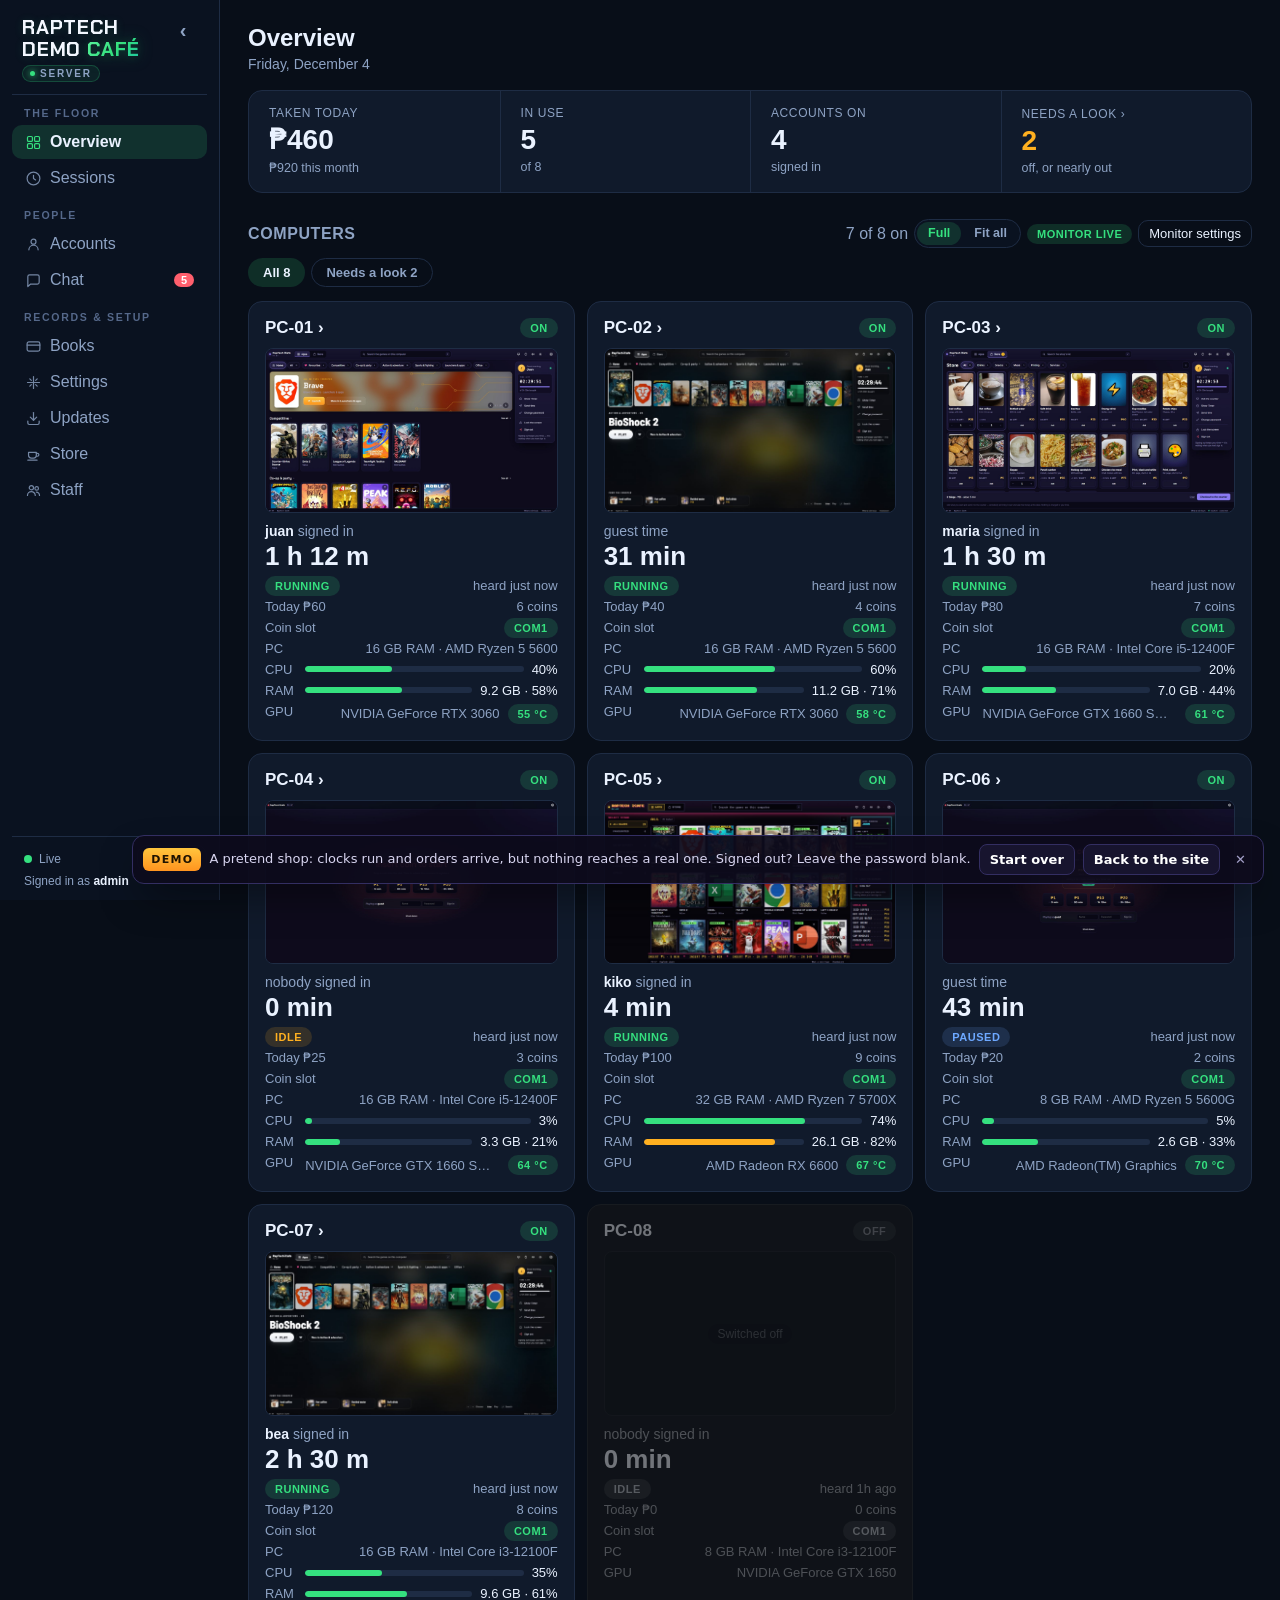
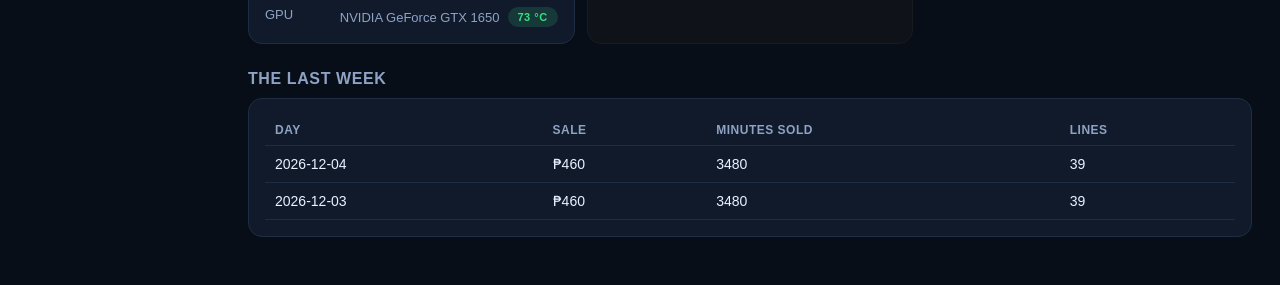
<file: dashboard/index.html>
<!doctype html>
<html lang="en">
  <head>
    <meta charset="UTF-8" />
    <meta name="viewport" content="width=device-width, initial-scale=1.0" />
    <title>RapTech-Server dashboard, live demo</title>
    <link rel="icon" href="../assets/raptech-logo.png" />
    <script type="module" crossorigin src="./assets/index-4AgWKhfn.js"></script>
    <link rel="stylesheet" crossorigin href="./assets/index-C71uSS6G.css">
  </head>
  <body>
    <div id="root"></div>
  </body>
</html>
</file>
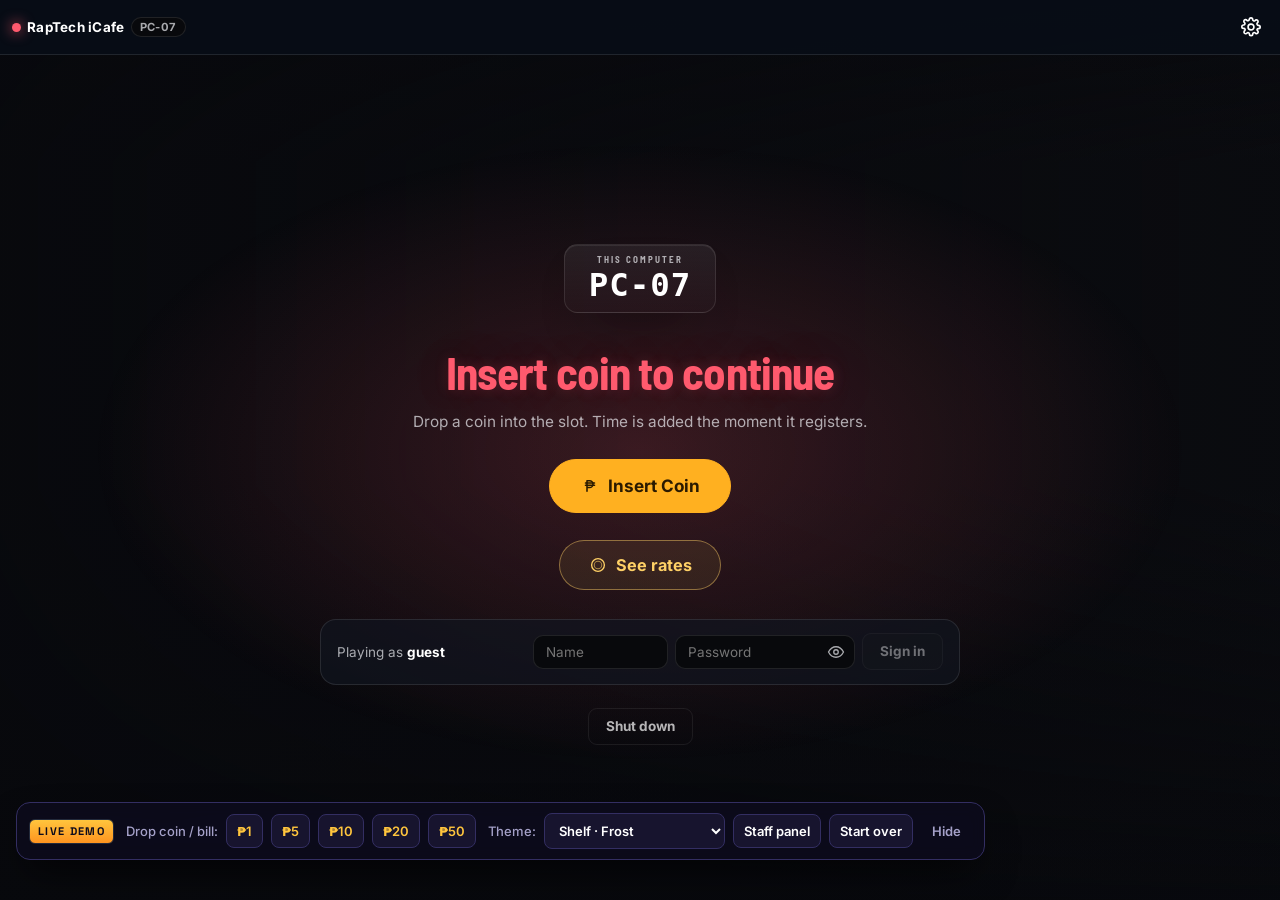
<file: launcher/index.html>
<!DOCTYPE html>
<html lang="en">
<head>
    <meta charset="UTF-8"/>
    <meta content="width=device-width, initial-scale=1.0" name="viewport"/>
    <title>RapTech launcher, live demo</title>
  <script type="module" crossorigin src="./assets/index-YjGBpyRi.js"></script>
  <link rel="stylesheet" crossorigin href="./assets/index-C-0x-cnd.css">
</head>
<body>
<div id="root"></div>
<script src="./demo.js"></script>
</body>
</html>
</file>
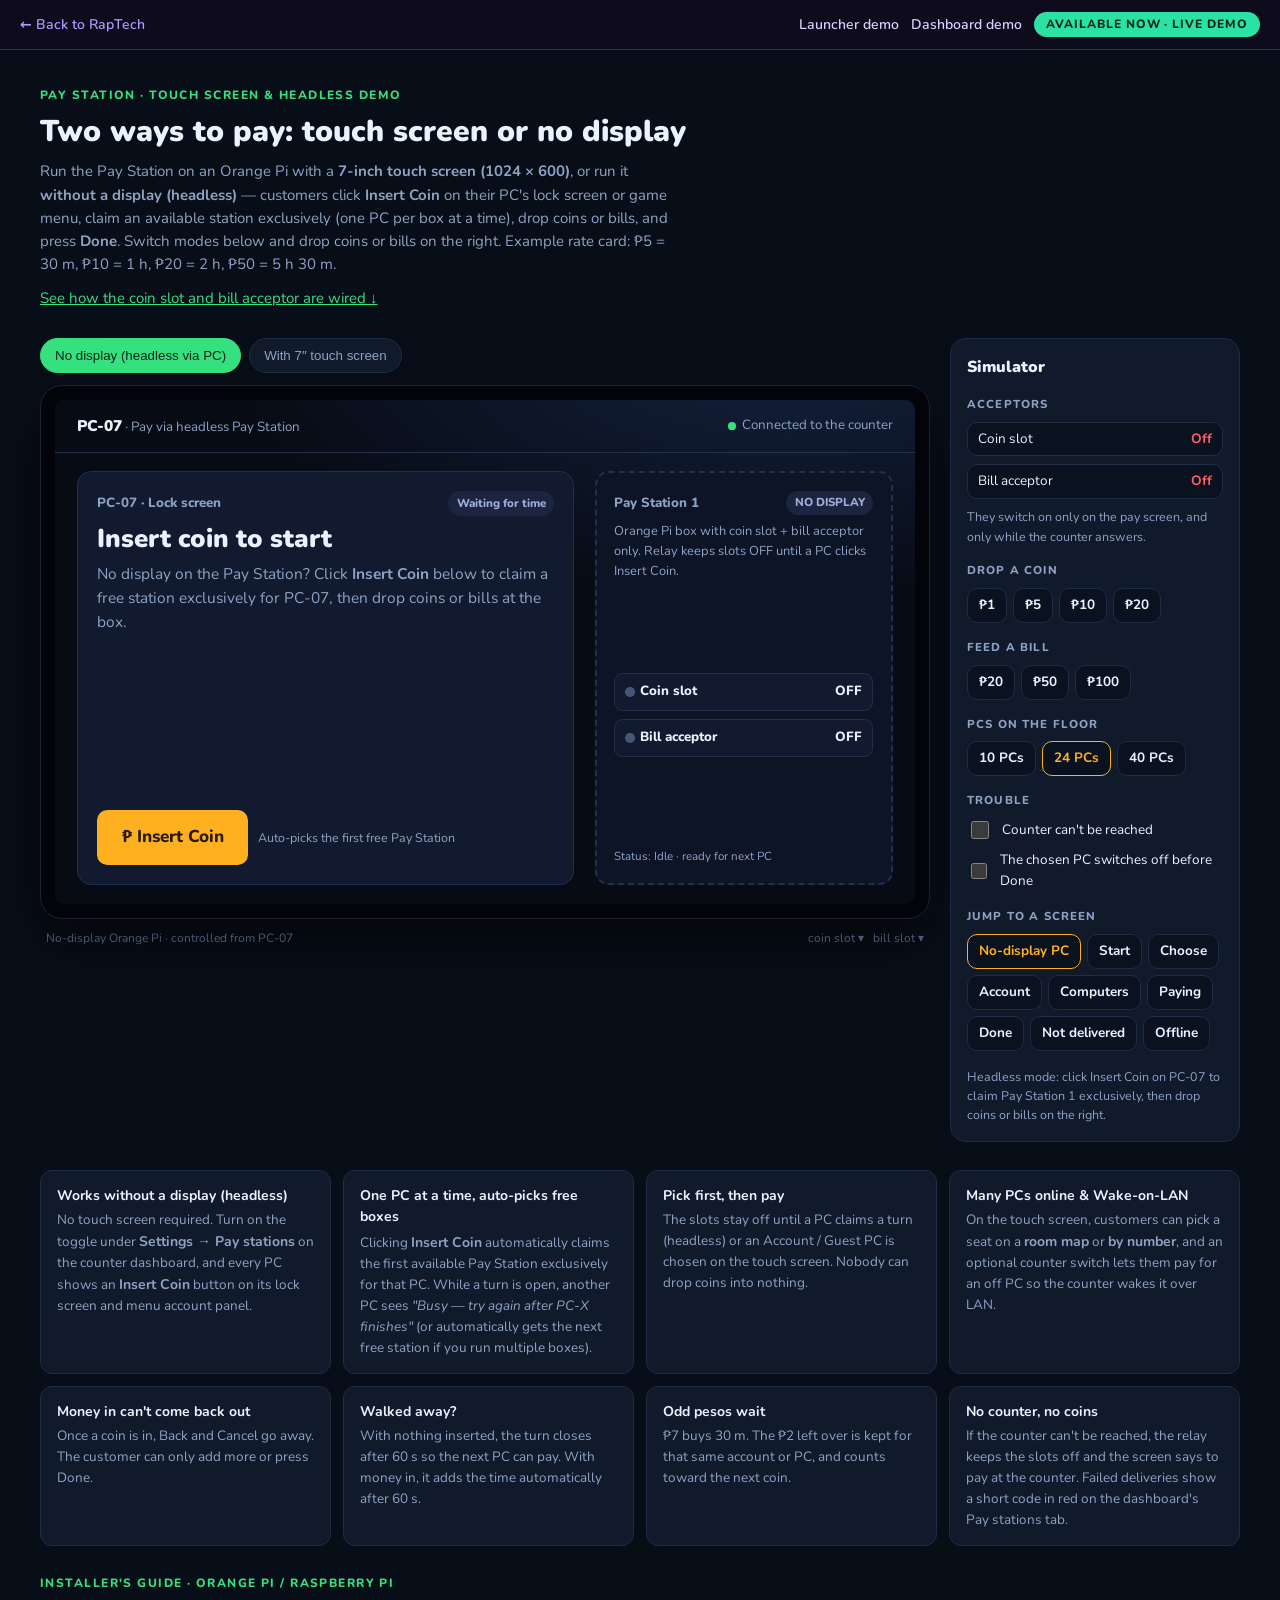
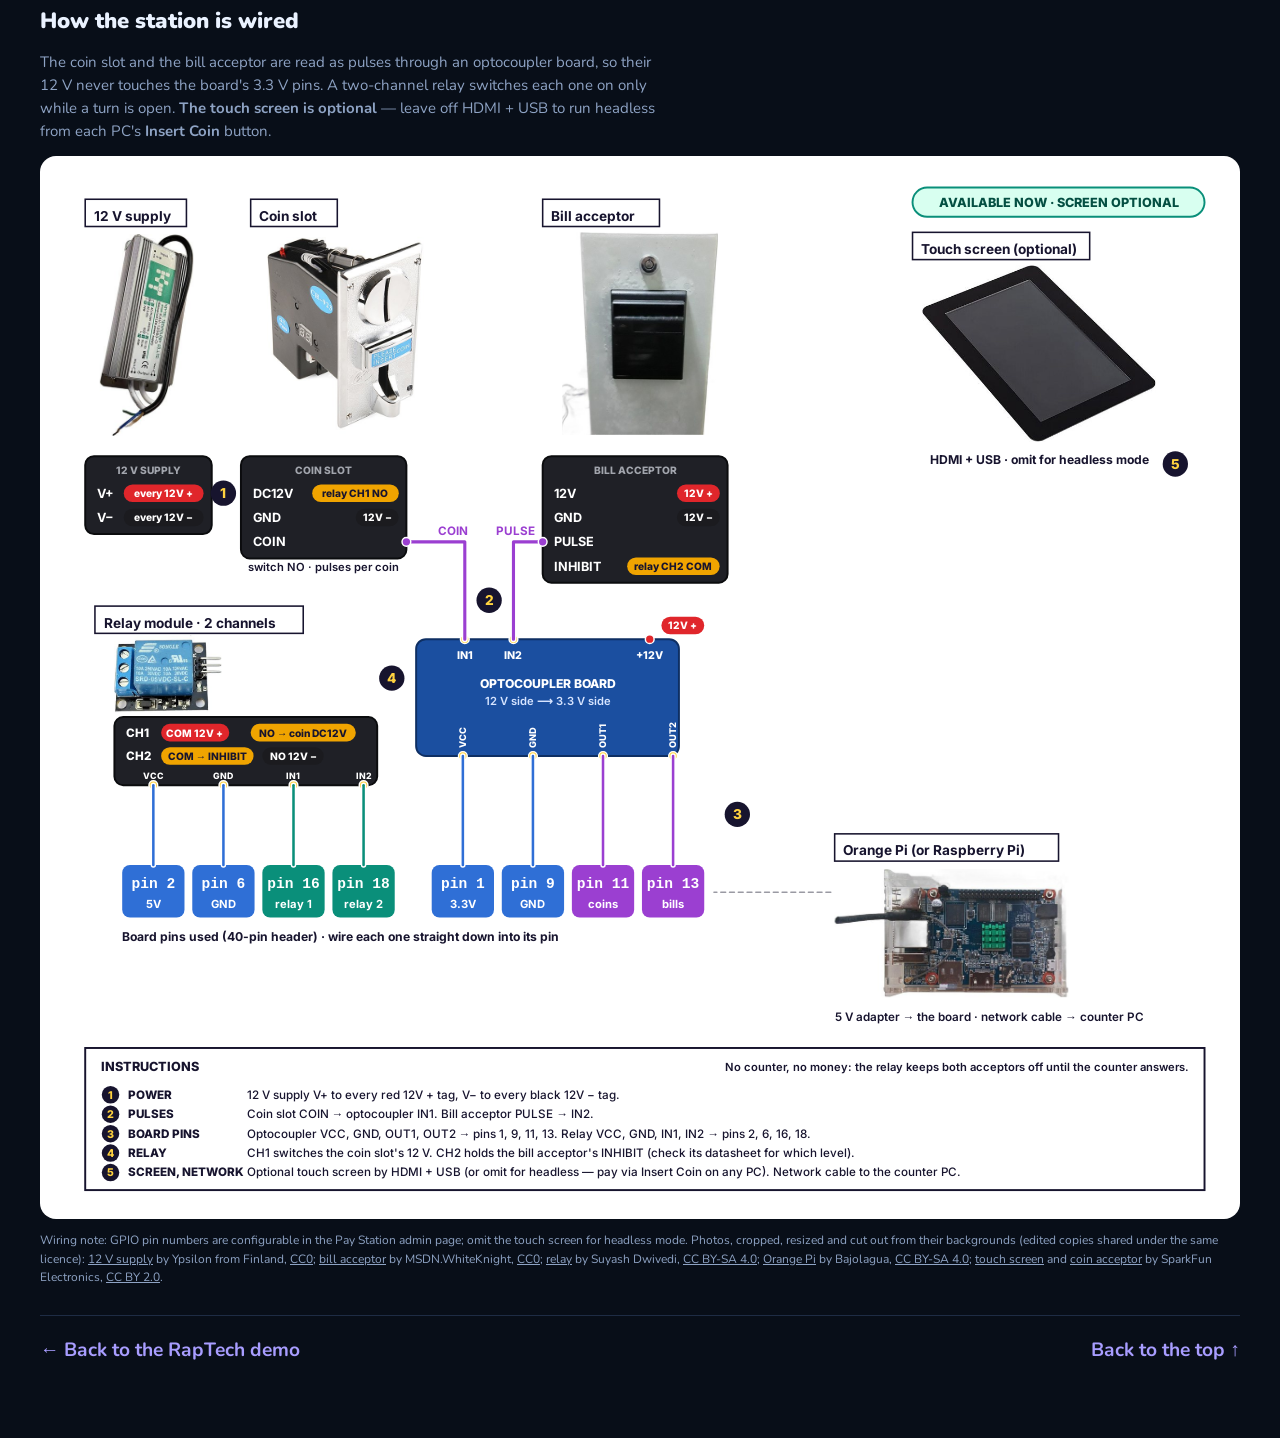
<file: paystation/index.html>
<!doctype html><html><head><meta charset=utf8><meta name=viewport content="width=device-width,initial-scale=1,viewport-fit=cover"><style>:root{color-scheme:light;box-sizing:border-box;padding-top:env(safe-area-inset-top,0px);padding-bottom:env(safe-area-inset-bottom,0px)}html{scroll-padding-top:env(safe-area-inset-top,0px)}body{margin:0;padding:0;font:14px -apple-system,BlinkMacSystemFont,sans-serif;background:#faf9f5;color:#141413}img{max-width:100%}[hidden]:not([hidden=until-found i]){display:none!important}</style></head><body>
<title>RapTech pay station, live demo</title>
<link rel="preconnect" href="https://fonts.googleapis.com">
<link rel="preconnect" href="https://fonts.gstatic.com" crossorigin>
<link rel="stylesheet" href="https://fonts.googleapis.com/css2?family=Nunito:wght@400;600;700;800;900&family=Chakra+Petch:wght@600;700&display=swap">
<style>
/* Single dark look on purpose: the station is a lit touch screen at the
   counter, drawn in the same family as the dashboard and the terminals. */
:root {
  color-scheme: dark;
  --bg: #080e18;
  --raised: #101a2b;
  --sunken: #0a1220;
  --line: #1e2c44;
  --text: #eaf2ff;
  --dim: #8ea3c4;
  --ok: #35e07f;
  --ok-dim: rgba(53,224,127,.14);
  --cta: #ffb020;
  --cta-ink: #2a1a00;
  --bad: #ff5f6d;
  --bad-dim: rgba(255,95,109,.14);
  --info: #6da8ff;
  /* the screen itself */
  --s-bg: #070b14;
  --s-panel: #111a2e;
  --s-line: #22304c;
  --digits: "Chakra Petch", "Bahnschrift", "Segoe UI", sans-serif;
}
* { box-sizing: border-box; }
body { background: var(--bg); color: var(--text); font: 15px/1.55 "Nunito", -apple-system, "Segoe UI", Roboto, sans-serif; -webkit-font-smoothing: antialiased; }
.wrap { max-width: 1240px; margin: 0 auto; padding-inline: 20px; padding-block: 36px 72px; display: grid; gap: 28px; }
h1 { margin: 0; font-size: 30px; font-weight: 900; text-wrap: balance; line-height: 1.2; }
p { margin: 0; max-width: 70ch; }
.eyebrow { font-size: 12px; font-weight: 800; letter-spacing: .12em; text-transform: uppercase; color: var(--ok); }
.dim { color: var(--dim); }
.head { display: grid; gap: 10px; }

.stage { display: grid; grid-template-columns: minmax(0, 1fr) 290px; gap: 20px; align-items: start; }
@media (max-width: 900px) { .stage { grid-template-columns: 1fr; } }

/* The device: a 7" 1024x600 panel in a bezel. Everything inside is sized
   in container units so the prototype scales like the real screen. */
.bezel { background: #02040a; border: 1px solid #1a2233; border-radius: 22px; padding: 14px; box-shadow: 0 24px 60px rgba(0,0,0,.55); }
.screen {
  container-type: inline-size;
  aspect-ratio: 1024 / 600; width: 100%; max-width: 100%;
  background: radial-gradient(120% 90% at 85% -10%, #14213d 0%, var(--s-bg) 55%);
  border-radius: 10px; overflow: hidden; position: relative;
  display: grid; grid-template-rows: auto 1fr;
}
.bezel-foot { display: flex; justify-content: space-between; color: #4a5875; font-size: 12px; padding: 10px 6px 0; }

.sbar { display: flex; justify-content: space-between; align-items: center; padding: 1.6cqw 2.6cqw; font-size: 1.55cqw; color: var(--dim); border-bottom: 1px solid var(--s-line); }
.sbar b { color: var(--text); font-weight: 900; font-size: 1.8cqw; }
.sbar .live { display: inline-flex; align-items: center; gap: .7cqw; }
.sbar .live i { width: .9cqw; height: .9cqw; border-radius: 50%; background: var(--ok); display: inline-block; }
.sbar .live.off i { background: var(--bad); }
.body { padding: 2.2cqw 2.6cqw; display: grid; min-height: 0; overflow: auto; }

.s-title { font-size: 3.6cqw; font-weight: 900; line-height: 1.1; margin: 0; }
.s-sub { font-size: 1.8cqw; color: var(--dim); }
.col { display: grid; gap: 1.6cqw; align-content: start; }
.row2 { display: grid; grid-template-columns: 1fr 1fr; gap: 2cqw; }

.tap {
  font: inherit; color: var(--text); cursor: pointer; text-align: left;
  background: var(--s-panel); border: 2px solid var(--s-line); border-radius: 1.6cqw;
  padding: 2.2cqw; display: grid; gap: .6cqw; transition: border-color .15s, transform .1s;
}
.tap:hover { border-color: var(--ok); }
.tap:active { transform: scale(.985); }
.tap:focus-visible, .key:focus-visible, .btn:focus-visible, .pc:focus-visible { outline: 3px solid var(--cta); outline-offset: 2px; }
.tap .big { font-size: 3cqw; font-weight: 900; }
.tap .small { font-size: 1.6cqw; color: var(--dim); }

.btn { font: inherit; cursor: pointer; border-radius: 1.2cqw; padding: 1.4cqw 2.6cqw; font-size: 2cqw; font-weight: 800; border: 2px solid var(--s-line); background: var(--s-panel); color: var(--text); }
.btn.go { background: var(--cta); border-color: var(--cta); color: var(--cta-ink); }
.btn:disabled { opacity: .35; cursor: default; }
.btn.link { background: none; border-color: transparent; color: var(--dim); padding-inline: 1cqw; }

/* idle */
.idle { display: grid; grid-template-columns: 1.1fr .9fr; gap: 3cqw; align-items: center; height: 100%; }
.idle .hello { display: grid; gap: 1.6cqw; }
.idle .hello h2 { margin: 0; font-size: 5.2cqw; font-weight: 900; line-height: 1.02; letter-spacing: -.01em; }
.idle .hello h2 em { font-style: normal; color: var(--cta); }
.rates { background: var(--s-panel); border: 1px solid var(--s-line); border-radius: 1.6cqw; padding: 2cqw 2.4cqw; display: grid; gap: .9cqw; }
.rates h3 { margin: 0; font-size: 1.5cqw; letter-spacing: .12em; text-transform: uppercase; color: var(--dim); }
.rate { display: flex; justify-content: space-between; font-size: 2.3cqw; font-weight: 800; border-bottom: 1px dashed var(--s-line); padding-bottom: .7cqw; }
.rate:last-child { border-bottom: 0; }
.rate span:first-child { font-family: var(--digits); color: var(--ok); }
.accepts { font-size: 1.5cqw; color: var(--dim); }
.pulse { animation: pulse 2.4s ease-in-out infinite; }
@keyframes pulse { 50% { opacity: .55; } }

/* account */
.acct { display: grid; grid-template-rows: auto auto 1fr; gap: 1.4cqw; height: 100%; }
.field { display: flex; align-items: center; gap: 1.6cqw; background: var(--s-panel); border: 2px solid var(--s-line); border-radius: 1.4cqw; padding: 1.2cqw 1.8cqw; }
.field .val { flex: 1; font-size: 3cqw; font-weight: 800; min-height: 4cqw; letter-spacing: .02em; }
.field .val .caret { display: inline-block; width: .35cqw; height: 3cqw; background: var(--cta); vertical-align: middle; margin-left: .3cqw; animation: blink 1s steps(1) infinite; }
@keyframes blink { 50% { opacity: 0; } }
.msg { font-size: 1.7cqw; min-height: 2.4cqw; }
.msg.bad { color: var(--bad); }
.kbd { display: grid; gap: .8cqw; align-content: end; }
.krow { display: flex; gap: .8cqw; justify-content: center; }
.key { font: inherit; cursor: pointer; flex: 0 0 7.8cqw; height: 5.6cqw; border-radius: 1cqw; background: var(--s-panel); border: 1px solid var(--s-line); color: var(--text); font-size: 2.2cqw; font-weight: 800; }
.key:active { background: #1b2744; }
.key.wide { flex-basis: 14cqw; font-size: 1.8cqw; }

/* pcs */
.pcs-screen { gap: 1.1cqw; }
.pcs-head { display: flex; justify-content: space-between; align-items: baseline; gap: 2cqw; flex-wrap: wrap; }
.pcs-key { display: flex; gap: 2cqw; font-size: 1.5cqw; font-weight: 700; }
.k-use { color: var(--info); } .k-free { color: var(--ok); } .k-off { color: var(--dim); }
.pcs { display: grid; gap: 1cqw; }
.pc { font: inherit; cursor: pointer; background: var(--s-panel); border: 2px solid var(--s-line); border-radius: 1.2cqw; padding: 1.1cqw .6cqw; display: grid; gap: .2cqw; justify-items: center; color: var(--text); }
.pc b { font-size: 2.8cqw; font-weight: 700; font-family: var(--digits); line-height: 1.1; }
.pc small { font-size: 1.35cqw; font-weight: 700; }
.pc.st-free small { color: var(--ok); }
.pc.st-use small { color: var(--info); }
.pc.st-use { border-color: rgba(109,168,255,.35); }
.pcs-10 .pc { padding-block: .7cqw; }
.pcs-10 .pc b { font-size: 2.3cqw; }
.pcs-10 .pc small { font-size: 1.2cqw; }
.view-row { display: flex; justify-content: space-between; align-items: center; gap: 2cqw; }
.seg { display: inline-flex; border: 1px solid var(--s-line); border-radius: 999px; padding: .3cqw; background: var(--s-panel); flex: none; }
.seg button { font: inherit; font-size: 1.5cqw; font-weight: 800; cursor: pointer; color: var(--dim); background: none; border: 0; border-radius: 999px; padding: .6cqw 1.6cqw; }
.seg button.on { background: var(--cta); color: var(--cta-ink); }
.room { display: grid; gap: .9cqw; background: #0c1426; border: 1px solid var(--s-line); border-radius: 1.4cqw; padding: 1.2cqw 1.6cqw; }
.desk-row { display: grid; grid-template-columns: 2.4cqw 1fr 4cqw 1fr; align-items: center; gap: .8cqw; }
.row-name { font-size: 1.4cqw; font-weight: 800; color: var(--dim); }
.desk { display: flex; gap: .6cqw; justify-content: center; padding: .5cqw; border-bottom: .35cqw solid #2a3656; border-radius: .6cqw; }
.aisle { height: 100%; border-inline: 1px dashed #26314d; }
.seat { font: inherit; font-family: var(--digits); font-weight: 700; font-size: 2cqw; cursor: pointer; width: 5.6cqw; height: 4.2cqw; border-radius: .8cqw .8cqw .4cqw .4cqw; border: 2px solid var(--s-line); background: var(--s-panel); color: var(--text); }
.room-8 .seat { width: 4.6cqw; height: 3.6cqw; font-size: 1.7cqw; }
.room-8 { gap: .6cqw; padding-block: .8cqw; }
.seat.st-free { border-color: var(--ok); background: rgba(53,224,127,.16); }
.seat.st-use { border-color: var(--info); background: rgba(109,168,255,.16); }
.seat:disabled { opacity: .32; cursor: default; }
.seat:hover:not(:disabled) { transform: translateY(-.2cqw); box-shadow: 0 0 0 .3cqw rgba(255,176,32,.5); }
.seat:focus-visible, .seg button:focus-visible { outline: 3px solid var(--cta); outline-offset: 2px; }
.counter-bar { display: flex; justify-content: space-between; font-size: 1.4cqw; color: var(--dim); font-weight: 800; letter-spacing: .08em; text-transform: uppercase; border-top: 1px dashed var(--s-line); padding-top: .6cqw; }
.counter-bar .here { color: var(--cta); }
.pc:hover:not(:disabled) { border-color: var(--ok); }
.pc:disabled { cursor: default; opacity: .38; }
.pc:disabled small { color: var(--dim); }

/* pay */
.pay { display: grid; grid-template-columns: 1.15fr .85fr; gap: 3cqw; height: 100%; }
.pay .left { display: grid; align-content: start; gap: 1.2cqw; }
.who { display: inline-flex; align-items: center; gap: 1cqw; font-size: 1.8cqw; color: var(--dim); }
.who b { color: var(--text); background: var(--s-panel); border: 1px solid var(--s-line); border-radius: 999px; padding: .3cqw 1.4cqw; }
.meter { font-family: var(--digits); font-size: 11cqw; line-height: .95; font-weight: 700; color: var(--ok); font-variant-numeric: tabular-nums; }
.meter small { font-size: 5cqw; color: var(--dim); margin-right: .6cqw; }
.gives { font-size: 3.2cqw; font-weight: 900; }
.hint { font-size: 1.7cqw; color: var(--cta); min-height: 2.4cqw; }
.pay .right { display: grid; align-content: space-between; gap: 1.6cqw; }
.slot { background: var(--s-panel); border: 1px solid var(--s-line); border-radius: 1.6cqw; padding: 2cqw; display: grid; gap: 1cqw; }
.slot .lamp { display: flex; align-items: center; gap: 1cqw; font-size: 1.7cqw; font-weight: 800; }
.slot .lamp i { width: 1.4cqw; height: 1.4cqw; border-radius: 50%; background: var(--ok); box-shadow: 0 0 1.4cqw var(--ok); display: inline-block; }
.slot .small { font-size: 1.5cqw; color: var(--dim); }
.timer { font-size: 1.5cqw; color: var(--dim); }
.actions { display: grid; gap: 1cqw; }
.actions .btn { width: 100%; text-align: center; font-size: 2.2cqw; padding-block: 1.8cqw; }

/* results */
.result { display: grid; place-content: center; justify-items: center; text-align: center; gap: 1.6cqw; height: 100%; }
.badge { width: 9cqw; height: 9cqw; border-radius: 50%; display: grid; place-items: center; font-size: 5cqw; font-weight: 900; }
.badge.ok { background: var(--ok-dim); color: var(--ok); }
.badge.bad { background: var(--bad-dim); color: var(--bad); }
.badge.off { background: rgba(142,163,196,.12); color: var(--dim); }
.result h2 { margin: 0; font-size: 4.4cqw; font-weight: 900; line-height: 1.1; }
.result p { font-size: 2cqw; color: var(--dim); max-width: 60cqw; }
.code { font-family: var(--digits); font-size: 4.4cqw; letter-spacing: .12em; background: var(--s-panel); border: 1px dashed var(--s-line); border-radius: 1.2cqw; padding: .6cqw 2.4cqw; }
.back { font-size: 1.5cqw; color: var(--dim); }

.sending { display: grid; place-content: center; justify-items: center; gap: 2cqw; height: 100%; }
.spin { width: 7cqw; height: 7cqw; border-radius: 50%; border: .8cqw solid var(--s-line); border-top-color: var(--ok); animation: spin .8s linear infinite; }
@keyframes spin { to { transform: rotate(1turn); } }

/* simulator */
.sim { background: var(--raised); border: 1px solid var(--line); border-radius: 16px; padding: 16px; display: grid; gap: 16px; }
.sim h2 { margin: 0; font-size: 16px; font-weight: 900; }
.sim .grp { display: grid; gap: 8px; }
.sim .lbl { font-size: 11.5px; font-weight: 800; letter-spacing: .1em; text-transform: uppercase; color: var(--dim); }
.chips { display: flex; flex-wrap: wrap; gap: 6px; }
.chip { font: inherit; font-size: 13.5px; font-weight: 700; cursor: pointer; color: var(--text); background: var(--sunken); border: 1px solid var(--line); border-radius: 10px; padding: 6px 11px; }
.chip:hover:not(:disabled) { border-color: var(--ok); }
.chip:disabled { opacity: .4; cursor: not-allowed; }
.chip.on { border-color: var(--cta); color: var(--cta); }
.chip:focus-visible { outline: 2px solid var(--cta); outline-offset: 2px; }
.acc { display: flex; justify-content: space-between; font-size: 13.5px; padding: 6px 10px; background: var(--sunken); border: 1px solid var(--line); border-radius: 10px; }
.acc b.on { color: var(--ok); }
.acc b.off { color: var(--bad); }
.toggle { display: flex; align-items: center; gap: 10px; font-size: 13.5px; cursor: pointer; }
.toggle input { width: 18px; height: 18px; accent-color: var(--cta); }
.log { font-size: 12.5px; color: var(--dim); min-height: 36px; }
.note { font-size: 12.5px; color: var(--dim); }

.jump { display: flex; flex-wrap: wrap; gap: 6px; }

.rules { display: grid; grid-template-columns: repeat(auto-fit, minmax(250px, 1fr)); gap: 12px; }
.rule { background: var(--raised); border: 1px solid var(--line); border-radius: 12px; padding: 14px 16px; display: grid; gap: 4px; align-content: start; }
.rule b { font-size: 14px; }
.rule span { font-size: 13.5px; color: var(--dim); }

@media (prefers-reduced-motion: reduce) { .pulse, .spin, .caret { animation: none !important; } }
/* wiring: the same drawing as the overview page, on a white sheet */
@font-face { font-family: "Inter"; src: url("../fonts/inter-v20-latin-variable.woff2") format("woff2"); font-weight: 100 900; font-display: swap; }
.wiring { display: grid; gap: 12px; scroll-margin-top: 16px; }
.wiring h2 { margin: 0; font-size: 22px; font-weight: 900; }
.paper { background: #ffffff; border-radius: 16px; padding: 16px; overflow-x: auto; }
.paper svg { min-width: 760px; width: 100%; height: auto; display: block; }
.credit { font-size: 12px; color: var(--dim); max-width: none; }
.credit a { color: inherit; }
.head a { color: var(--ok); }

.back { display: flex; flex-wrap: wrap; justify-content: space-between; gap: 12px; border-top: 1px solid var(--line); padding-top: 20px; }
.back a { color: #a89dff; font-weight: 700; text-decoration: none; }
.back a:hover { text-decoration: underline; }
.modebar { display: flex; flex-wrap: wrap; align-items: center; gap: 8px; margin-bottom: 12px; }
.modebar .mbtn { font: 800 13.5px/1 inherit; padding: 9px 14px; border-radius: 999px; border: 1px solid var(--line); background: var(--raised); color: var(--dim); cursor: pointer; }
.modebar .mbtn.on { background: var(--ok); color: #05251b; border-color: var(--ok); }
.hl-wrap { display: grid; grid-template-columns: 1.25fr .75fr; gap: 2.4cqw; height: 100%; align-items: stretch; }
.hl-pc { background: var(--s-panel); border: 1px solid var(--s-line); border-radius: 1.6cqw; padding: 2.2cqw; display: grid; align-content: space-between; gap: 1.4cqw; }
.hl-pc-top { display: flex; justify-content: space-between; align-items: center; font-size: 1.55cqw; color: var(--dim); font-weight: 800; }
.hl-pill { display: inline-flex; align-items: center; gap: .6cqw; padding: .4cqw 1cqw; border-radius: 999px; font-size: 1.35cqw; font-weight: 800; background: #1c2440; color: #9fb0d8; }
.hl-pill.on { background: rgba(41,226,164,.18); color: var(--ok); }
.hl-pill.busy { background: rgba(255,107,122,.16); color: #ff8c98; }
.hl-box { background: #0c1426; border: 2px dashed var(--s-line); border-radius: 1.6cqw; padding: 2cqw; display: grid; align-content: space-between; gap: 1.2cqw; }
.hl-box.live { border-color: var(--ok); border-style: solid; box-shadow: 0 0 24px rgba(41,226,164,.14); }
.hl-slots { display: grid; gap: .9cqw; }
.hl-slot-row { display: flex; justify-content: space-between; align-items: center; padding: .9cqw 1.2cqw; border-radius: 1cqw; background: var(--s-panel); border: 1px solid var(--s-line); font-size: 1.55cqw; font-weight: 800; }
.hl-led { width: 1.1cqw; height: 1.1cqw; border-radius: 50%; background: #475577; display: inline-block; margin-right: .6cqw; vertical-align: middle; }
.hl-led.on { background: var(--ok); box-shadow: 0 0 1cqw var(--ok); }
.hl-busy-msg { padding: 1cqw 1.3cqw; border-radius: 1cqw; background: rgba(255,107,122,.14); border: 1px solid rgba(255,107,122,.4); color: #ffb3bc; font-size: 1.55cqw; font-weight: 700; }
.hl-ok-msg { padding: 1cqw 1.3cqw; border-radius: 1cqw; background: rgba(41,226,164,.14); border: 1px solid rgba(41,226,164,.4); color: var(--ok); font-size: 1.55cqw; font-weight: 700; }

</style>

<div style="background:#0d0b1c;border-bottom:1px solid #332e62;padding:12px 20px;display:flex;justify-content:space-between;align-items:center;gap:12px;flex-wrap:wrap;font:600 14px/1.4 Nunito,system-ui,sans-serif"><a href="../" style="color:#a89dff;text-decoration:none">&larr; Back to RapTech</a><div style="display:flex;gap:12px;align-items:center;flex-wrap:wrap"><a href="../launcher/" style="color:#d6d2ff;text-decoration:none">Launcher demo</a><a href="../dashboard/" style="color:#d6d2ff;text-decoration:none">Dashboard demo</a><span style="color:#04261b;background:#29e2a4;border-radius:999px;padding:4px 12px;font-weight:800;letter-spacing:.08em;font-size:12px">AVAILABLE NOW &middot; LIVE DEMO</span></div></div>
<div class="wrap">
  <header class="head">
    <div class="eyebrow">Pay station · touch screen &amp; headless demo</div>
    <h1>Two ways to pay: touch screen or no display</h1>
    <p class="dim">Run the Pay Station on an Orange Pi with a <b>7-inch touch screen (1024 × 600)</b>, or run it <b>without a display (headless)</b> — customers click <b>Insert Coin</b> on their PC's lock screen or game menu, claim an available station exclusively (one PC per box at a time), drop coins or bills, and press <b>Done</b>. Switch modes below and drop coins or bills on the right. Example rate card: ₱5 = 30 m, ₱10 = 1 h, ₱20 = 2 h, ₱50 = 5 h 30 m.</p>
    <p class="dim"><a href="#wiring">See how the coin slot and bill acceptor are wired ↓</a></p>
  </header>

  <div class="stage">
    <div>
      <div class="modebar" role="tablist" aria-label="Pay station mode">
        <button class="mbtn on" type="button" id="mode-headless" role="tab" aria-selected="true">No display (headless via PC)</button>
        <button class="mbtn" type="button" id="mode-touch" role="tab" aria-selected="false">With 7&Prime; touch screen</button>
      </div>
      <div class="bezel">
        <div class="screen" id="screen" aria-live="polite">
          <div class="sbar">
            <span id="sbar-title"><b>PC-07</b> · Pay via headless Pay Station</span>
            <span class="live" id="live"><i></i><span id="live-text">Connected to the counter</span></span>
          </div>
          <div class="body" id="body"></div>
        </div>
      </div>
      <div class="bezel-foot"><span id="bezel-left">No-display Orange Pi · controlled from PC-07</span><span>coin slot ▾ &nbsp; bill slot ▾</span></div>
    </div>

    <aside class="sim" aria-label="Simulator">
      <h2>Simulator</h2>

      <div class="grp">
        <div class="lbl">Acceptors</div>
        <div class="acc"><span>Coin slot</span><b id="coin-state" class="off">Off</b></div>
        <div class="acc"><span>Bill acceptor</span><b id="bill-state" class="off">Off</b></div>
        <div class="note">They switch on only on the pay screen, and only while the counter answers.</div>
      </div>

      <div class="grp">
        <div class="lbl">Drop a coin</div>
        <div class="chips" id="coins"></div>
      </div>
      <div class="grp">
        <div class="lbl">Feed a bill</div>
        <div class="chips" id="bills"></div>
      </div>

      <div class="grp">
        <div class="lbl">PCs on the floor</div>
        <div class="chips" id="floor"></div>
      </div>

      <div class="grp">
        <div class="lbl">Trouble</div>
        <label class="toggle"><input type="checkbox" id="t-offline"> Counter can't be reached</label>
        <label class="toggle"><input type="checkbox" id="t-pcoff"> The chosen PC switches off before Done</label>
      </div>

      <div class="grp">
        <div class="lbl">Jump to a screen</div>
        <div class="jump" id="jump"></div>
      </div>

      <div class="log" id="log"></div>
    </aside>
  </div>

  <section class="rules" aria-label="Rules the station follows">
    <div class="rule"><b>Works without a display (headless)</b><span>No touch screen required. Turn on the toggle under <b>Settings → Pay stations</b> on the counter dashboard, and every PC shows an <b>Insert Coin</b> button on its lock screen and menu account panel.</span></div>
    <div class="rule"><b>One PC at a time, auto-picks free boxes</b><span>Clicking <b>Insert Coin</b> automatically claims the first available Pay Station exclusively for that PC. While a turn is open, another PC sees <em>"Busy — try again after PC-X finishes"</em> (or automatically gets the next free station if you run multiple boxes).</span></div>
    <div class="rule"><b>Pick first, then pay</b><span>The slots stay off until a PC claims a turn (headless) or an Account / Guest PC is chosen on the touch screen. Nobody can drop coins into nothing.</span></div>
    <div class="rule"><b>Many PCs online &amp; Wake-on-LAN</b><span>On the touch screen, customers can pick a seat on a <b>room map</b> or <b>by number</b>, and an optional counter switch lets them pay for an off PC so the counter wakes it over LAN.</span></div>
    <div class="rule"><b>Money in can't come back out</b><span>Once a coin is in, Back and Cancel go away. The customer can only add more or press Done.</span></div>
    <div class="rule"><b>Walked away?</b><span>With nothing inserted, the turn closes after 60 s so the next PC can pay. With money in, it adds the time automatically after 60 s.</span></div>
    <div class="rule"><b>Odd pesos wait</b><span>₱7 buys 30 m. The ₱2 left over is kept for that same account or PC, and counts toward the next coin.</span></div>
    <div class="rule"><b>No counter, no coins</b><span>If the counter can't be reached, the relay keeps the slots off and the screen says to pay at the counter. Failed deliveries show a short code in red on the dashboard's Pay stations tab.</span></div>
  </section>
  <section class="wiring" id="wiring" aria-labelledby="wiring-h">
    <div class="eyebrow">Installer's guide · Orange Pi / Raspberry Pi</div>
    <h2 id="wiring-h">How the station is wired</h2>
    <p class="dim">The coin slot and the bill acceptor are read as pulses through an optocoupler board, so their 12 V never touches the board's 3.3 V pins. A two-channel relay switches each one on only while a turn is open. <b>The touch screen is optional</b> — leave off HDMI + USB to run headless from each PC's <b>Insert Coin</b> button.</p>
    <div class="paper">
      <svg viewBox="0 0 1200 1060" role="img" aria-labelledby="ps-t ps-d">
        <title id="ps-t">Pay station wiring diagram</title>
        <desc id="ps-d">Wiring for the counter pay station. A 12 V supply powers a coin slot, a bill acceptor and the input side of an optocoupler board. The coin slot's COIN line goes to the optocoupler's IN1 and the bill acceptor's PULSE line to IN2. A two-channel relay module switches the coin slot's 12 V and drives the bill acceptor's INHIBIT line. An optional touch screen connects by HDMI and USB (omit for headless mode), and a network cable goes to the counter PC.</desc>
        <defs>
          <style>
            .t { font-family: Inter, "Segoe UI", sans-serif; fill: #17142e; }
            .m { font-family: Consolas, ui-monospace, monospace; }
          </style>
        </defs>
        <rect width="1200" height="1060" fill="#ffffff"/>
        <rect x="880" y="16" width="300" height="30" rx="15" fill="#d8fff0" stroke="#0a8f7a" stroke-width="2"/>
        <text class="t" x="1030" y="36" font-size="13" font-weight="800" text-anchor="middle" style="fill:#044f42">AVAILABLE NOW · SCREEN OPTIONAL</text>
        <!-- the parts -->
        <rect x="30" y="28" width="104" height="28" fill="#ffffff" stroke="#17142e" stroke-width="1.6"/>
        <text class="t" x="39" y="50" font-size="14" font-weight="700" text-anchor="start" style="fill:#17142e">12 V supply</text>
        <image href="../assets/wiring-ps-12v.jpg" x="45" y="64" width="96" height="207" preserveAspectRatio="xMidYMid meet"><title>A 12 V power supply with its leads</title></image>
        <rect x="200" y="28" width="89" height="28" fill="#ffffff" stroke="#17142e" stroke-width="1.6"/>
        <text class="t" x="209" y="50" font-size="14" font-weight="700" text-anchor="start" style="fill:#17142e">Coin slot</text>
        <image href="../assets/wiring-coin-slot.jpg" x="190" y="60" width="210" height="210" preserveAspectRatio="xMidYMid meet"><title>A universal multi-coin acceptor</title></image>
        <rect x="500" y="28" width="120" height="28" fill="#ffffff" stroke="#17142e" stroke-width="1.6"/>
        <text class="t" x="509" y="50" font-size="14" font-weight="700" text-anchor="start" style="fill:#17142e">Bill acceptor</text>
        <image href="../assets/wiring-ps-bill-acceptor.jpg" x="520" y="62" width="160" height="208" preserveAspectRatio="xMidYMid meet"><title>A bill acceptor (bill validator) in its housing</title></image>
        <rect x="880" y="62" width="182" height="28" fill="#ffffff" stroke="#17142e" stroke-width="1.6"/>
        <text class="t" x="889" y="84" font-size="14" font-weight="700" text-anchor="start" style="fill:#17142e">Touch screen (optional)</text>
        <image href="../assets/wiring-ps-touch.jpg" x="890" y="96" width="240" height="181" preserveAspectRatio="xMidYMid meet"><title>An optional touch screen display</title></image>
        <text class="t" x="1010" y="300" font-size="12.5" font-weight="700" text-anchor="middle" style="fill:#17142e">HDMI + USB · omit for headless mode</text>
        <rect x="30" y="292" width="130" height="80" rx="9" fill="#1f2026" stroke="#0b0c0e" stroke-width="2"/>
        <text class="t" x="95" y="310" font-size="10.5" font-weight="800" text-anchor="middle" style="fill:#a2a5ad">12 V SUPPLY</text>
        <text class="t" x="42" y="334.5" font-size="13" font-weight="700" text-anchor="start" style="fill:#ffffff">V+</text>
        <rect x="69.6" y="321" width="82" height="18" rx="9" fill="#e0262b"/>
        <text class="t" x="110.8" y="334" font-size="10.5" font-weight="800" text-anchor="middle" style="fill:#ffffff">every 12V +</text>
        <text class="t" x="42" y="359.5" font-size="13" font-weight="700" text-anchor="start" style="fill:#ffffff">V−</text>
        <rect x="69.6" y="346" width="82" height="18" rx="9" fill="#1b1b1f"/>
        <text class="t" x="110.8" y="359" font-size="10.5" font-weight="800" text-anchor="middle" style="fill:#ffffff">every 12V −</text>
        <rect x="190" y="292" width="170" height="105" rx="9" fill="#1f2026" stroke="#0b0c0e" stroke-width="2"/>
        <text class="t" x="275" y="310" font-size="10.5" font-weight="800" text-anchor="middle" style="fill:#a2a5ad">COIN SLOT</text>
        <text class="t" x="202" y="334.5" font-size="13" font-weight="700" text-anchor="start" style="fill:#ffffff">DC12V</text>
        <rect x="263.2" y="321" width="89" height="18" rx="9" fill="#f0a400"/>
        <text class="t" x="307.6" y="334" font-size="10.5" font-weight="800" text-anchor="middle" style="fill:#17142e">relay CH1 NO</text>
        <text class="t" x="202" y="359.5" font-size="13" font-weight="700" text-anchor="start" style="fill:#ffffff">GND</text>
        <rect x="308" y="346" width="44" height="18" rx="9" fill="#1b1b1f"/>
        <text class="t" x="330" y="359" font-size="10.5" font-weight="800" text-anchor="middle" style="fill:#ffffff">12V −</text>
        <text class="t" x="202" y="384.5" font-size="13" font-weight="700" text-anchor="start" style="fill:#ffffff">COIN</text>
        <rect x="500" y="292" width="190" height="130" rx="9" fill="#1f2026" stroke="#0b0c0e" stroke-width="2"/>
        <text class="t" x="595" y="310" font-size="10.5" font-weight="800" text-anchor="middle" style="fill:#a2a5ad">BILL ACCEPTOR</text>
        <text class="t" x="512" y="334.5" font-size="13" font-weight="700" text-anchor="start" style="fill:#ffffff">12V</text>
        <rect x="638" y="321" width="44" height="18" rx="9" fill="#e0262b"/>
        <text class="t" x="660" y="334" font-size="10.5" font-weight="800" text-anchor="middle" style="fill:#ffffff">12V +</text>
        <text class="t" x="512" y="359.5" font-size="13" font-weight="700" text-anchor="start" style="fill:#ffffff">GND</text>
        <rect x="638" y="346" width="44" height="18" rx="9" fill="#1b1b1f"/>
        <text class="t" x="660" y="359" font-size="10.5" font-weight="800" text-anchor="middle" style="fill:#ffffff">12V −</text>
        <text class="t" x="512" y="384.5" font-size="13" font-weight="700" text-anchor="start" style="fill:#ffffff">PULSE</text>
        <text class="t" x="512" y="409.5" font-size="13" font-weight="700" text-anchor="start" style="fill:#ffffff">INHIBIT</text>
        <rect x="586.8" y="396" width="95" height="18" rx="9" fill="#f0a400"/>
        <text class="t" x="634.4" y="409" font-size="10.5" font-weight="800" text-anchor="middle" style="fill:#17142e">relay CH2 COM</text>
        <text class="t" x="275" y="410" font-size="11.5" font-weight="600" text-anchor="middle" style="fill:#17142e">switch NO · pulses per coin</text>
        <!-- optocoupler board -->
        <rect x="370" y="480" width="270" height="120" rx="10" fill="#1b4fa0" stroke="#0e2f63" stroke-width="2"/>
        <text class="t" x="505" y="530" font-size="12.5" font-weight="800" text-anchor="middle" style="fill:#ffffff">OPTOCOUPLER BOARD</text>
        <text class="t" x="505" y="548" font-size="11.5" font-weight="600" text-anchor="middle" style="fill:#d6e4ff">12 V side ⟶ 3.3 V side</text>
        <text class="t" x="420" y="500" font-size="11" font-weight="800" text-anchor="middle" style="fill:#ffffff">IN1</text>
        <circle cx="420" cy="480" r="4.5" fill="#ffd23f" stroke="#ffffff" stroke-width="1.5"/>
        <text class="t" x="470" y="500" font-size="11" font-weight="800" text-anchor="middle" style="fill:#ffffff">IN2</text>
        <circle cx="470" cy="480" r="4.5" fill="#ffd23f" stroke="#ffffff" stroke-width="1.5"/>
        <text class="t" x="610" y="500" font-size="11" font-weight="800" text-anchor="middle" style="fill:#ffffff">+12V</text>
        <circle cx="610" cy="480" r="4.5" fill="#e0262b" stroke="#ffffff" stroke-width="1.5"/>
        <rect x="622" y="457" width="44" height="18" rx="9" fill="#e0262b"/>
        <text class="t" x="644" y="470" font-size="10.5" font-weight="800" text-anchor="middle" style="fill:#ffffff">12V +</text>
        <text class="t" x="421.5" y="592" font-size="9.5" font-weight="800" transform="rotate(-90 421.5 592)" style="fill:#ffffff">VCC</text>
        <circle cx="418" cy="600" r="4.5" fill="#ffd23f" stroke="#ffffff" stroke-width="1.5"/>
        <text class="t" x="493.5" y="592" font-size="9.5" font-weight="800" transform="rotate(-90 493.5 592)" style="fill:#ffffff">GND</text>
        <circle cx="490" cy="600" r="4.5" fill="#ffd23f" stroke="#ffffff" stroke-width="1.5"/>
        <text class="t" x="565.5" y="592" font-size="9.5" font-weight="800" transform="rotate(-90 565.5 592)" style="fill:#ffffff">OUT1</text>
        <circle cx="562" cy="600" r="4.5" fill="#ffd23f" stroke="#ffffff" stroke-width="1.5"/>
        <text class="t" x="637.5" y="592" font-size="9.5" font-weight="800" transform="rotate(-90 637.5 592)" style="fill:#ffffff">OUT2</text>
        <circle cx="634" cy="600" r="4.5" fill="#ffd23f" stroke="#ffffff" stroke-width="1.5"/>
        <!-- the two-channel relay -->
        <rect x="40" y="446" width="214" height="28" fill="#ffffff" stroke="#17142e" stroke-width="1.6"/>
        <text class="t" x="49" y="468" font-size="14" font-weight="700" text-anchor="start" style="fill:#17142e">Relay module · 2 channels</text>
        <image href="../assets/wiring-ps-relay.jpg" x="60" y="476" width="110" height="79" preserveAspectRatio="xMidYMid meet"><title>A relay module</title></image>
        <rect x="60" y="560" width="270" height="70" rx="9" fill="#1f2026" stroke="#0b0c0e" stroke-width="2"/>
        <text class="t" x="72" y="580" font-size="12" font-weight="800" text-anchor="start" style="fill:#ffffff">CH1</text>
        <rect x="108" y="567" width="70" height="18" rx="9" fill="#e0262b"/>
        <text class="t" x="142.8" y="580" font-size="10.5" font-weight="800" text-anchor="middle" style="fill:#ffffff">COM 12V +</text>
        <rect x="200" y="567" width="108" height="18" rx="9" fill="#f0a400"/>
        <text class="t" x="254" y="580" font-size="10.5" font-weight="800" text-anchor="middle" style="fill:#17142e">NO → coin DC12V</text>
        <text class="t" x="72" y="604" font-size="12" font-weight="800" text-anchor="start" style="fill:#ffffff">CH2</text>
        <rect x="108" y="591" width="95" height="18" rx="9" fill="#f0a400"/>
        <text class="t" x="155.6" y="604" font-size="10.5" font-weight="800" text-anchor="middle" style="fill:#17142e">COM → INHIBIT</text>
        <rect x="212" y="591" width="63" height="18" rx="9" fill="#1b1b1f"/>
        <text class="t" x="243.6" y="604" font-size="10.5" font-weight="800" text-anchor="middle" style="fill:#ffffff">NO 12V −</text>
        <text class="t" x="100" y="624" font-size="9" font-weight="800" text-anchor="middle" style="fill:#ffffff">VCC</text>
        <circle cx="100" cy="630" r="4.5" fill="#ffd23f" stroke="#ffffff" stroke-width="1.5"/>
        <text class="t" x="172" y="624" font-size="9" font-weight="800" text-anchor="middle" style="fill:#ffffff">GND</text>
        <circle cx="172" cy="630" r="4.5" fill="#ffd23f" stroke="#ffffff" stroke-width="1.5"/>
        <text class="t" x="244" y="624" font-size="9" font-weight="800" text-anchor="middle" style="fill:#ffffff">IN1</text>
        <circle cx="244" cy="630" r="4.5" fill="#ffd23f" stroke="#ffffff" stroke-width="1.5"/>
        <text class="t" x="316" y="624" font-size="9" font-weight="800" text-anchor="middle" style="fill:#ffffff">IN2</text>
        <circle cx="316" cy="630" r="4.5" fill="#ffd23f" stroke="#ffffff" stroke-width="1.5"/>
        <!-- the pins used on the board -->
        <text class="t" x="68" y="790" font-size="12.5" font-weight="700" text-anchor="start" style="fill:#17142e">Board pins used (40-pin header) · wire each one straight down into its pin</text>
        <rect x="68" y="712" width="64" height="54" rx="8" fill="#2f6fd6"/>
        <text class="t m" x="100" y="736" font-size="15" font-weight="800" text-anchor="middle" style="fill:#ffffff">pin 2</text>
        <text class="t" x="100" y="756" font-size="11.5" font-weight="700" text-anchor="middle" style="fill:#ffffff">5V</text>
        <rect x="140" y="712" width="64" height="54" rx="8" fill="#2f6fd6"/>
        <text class="t m" x="172" y="736" font-size="15" font-weight="800" text-anchor="middle" style="fill:#ffffff">pin 6</text>
        <text class="t" x="172" y="756" font-size="11.5" font-weight="700" text-anchor="middle" style="fill:#ffffff">GND</text>
        <rect x="212" y="712" width="64" height="54" rx="8" fill="#0a8f7a"/>
        <text class="t m" x="244" y="736" font-size="15" font-weight="800" text-anchor="middle" style="fill:#ffffff">pin 16</text>
        <text class="t" x="244" y="756" font-size="11.5" font-weight="700" text-anchor="middle" style="fill:#ffffff">relay 1</text>
        <rect x="284" y="712" width="64" height="54" rx="8" fill="#0a8f7a"/>
        <text class="t m" x="316" y="736" font-size="15" font-weight="800" text-anchor="middle" style="fill:#ffffff">pin 18</text>
        <text class="t" x="316" y="756" font-size="11.5" font-weight="700" text-anchor="middle" style="fill:#ffffff">relay 2</text>
        <rect x="386" y="712" width="64" height="54" rx="8" fill="#2f6fd6"/>
        <text class="t m" x="418" y="736" font-size="15" font-weight="800" text-anchor="middle" style="fill:#ffffff">pin 1</text>
        <text class="t" x="418" y="756" font-size="11.5" font-weight="700" text-anchor="middle" style="fill:#ffffff">3.3V</text>
        <rect x="458" y="712" width="64" height="54" rx="8" fill="#2f6fd6"/>
        <text class="t m" x="490" y="736" font-size="15" font-weight="800" text-anchor="middle" style="fill:#ffffff">pin 9</text>
        <text class="t" x="490" y="756" font-size="11.5" font-weight="700" text-anchor="middle" style="fill:#ffffff">GND</text>
        <rect x="530" y="712" width="64" height="54" rx="8" fill="#9b3fd1"/>
        <text class="t m" x="562" y="736" font-size="15" font-weight="800" text-anchor="middle" style="fill:#ffffff">pin 11</text>
        <text class="t" x="562" y="756" font-size="11.5" font-weight="700" text-anchor="middle" style="fill:#ffffff">coins</text>
        <rect x="602" y="712" width="64" height="54" rx="8" fill="#9b3fd1"/>
        <text class="t m" x="634" y="736" font-size="15" font-weight="800" text-anchor="middle" style="fill:#ffffff">pin 13</text>
        <text class="t" x="634" y="756" font-size="11.5" font-weight="700" text-anchor="middle" style="fill:#ffffff">bills</text>
        <rect x="800" y="680" width="230" height="28" fill="#ffffff" stroke="#17142e" stroke-width="1.6"/>
        <text class="t" x="809" y="702" font-size="14" font-weight="700" text-anchor="start" style="fill:#17142e">Orange Pi (or Raspberry Pi)</text>
        <image href="../assets/wiring-ps-board.jpg" x="800" y="716" width="240" height="132" preserveAspectRatio="xMidYMid meet"><title>An Orange Pi single-board computer in a clear case</title></image>
        <path d="M796 740 L676 740" fill="none" stroke="#ffffff" stroke-width="4.6" stroke-linejoin="round" stroke-linecap="round"/>
        <path d="M796 740 L676 740" fill="none" stroke="#9a9aa3" stroke-width="1.6" stroke-linejoin="round" stroke-linecap="round" stroke-dasharray="5 4"/>
        <text class="t" x="800" y="872" font-size="12" font-weight="600" text-anchor="start" style="fill:#17142e">5 V adapter → the board · network cable → counter PC</text>
        <!-- the wires -->
        <path d="M360 380 H420 V480" fill="none" stroke="#ffffff" stroke-width="6.2" stroke-linejoin="round" stroke-linecap="round"/>
        <path d="M360 380 H420 V480" fill="none" stroke="#9b3fd1" stroke-width="3.2" stroke-linejoin="round" stroke-linecap="round"/>
        <path d="M500 380 H470 V480" fill="none" stroke="#ffffff" stroke-width="6.2" stroke-linejoin="round" stroke-linecap="round"/>
        <path d="M500 380 H470 V480" fill="none" stroke="#9b3fd1" stroke-width="3.2" stroke-linejoin="round" stroke-linecap="round"/>
        <path d="M418 600 V712" fill="none" stroke="#ffffff" stroke-width="5.6" stroke-linejoin="round" stroke-linecap="round"/>
        <path d="M418 600 V712" fill="none" stroke="#2f6fd6" stroke-width="2.6" stroke-linejoin="round" stroke-linecap="round"/>
        <path d="M490 600 V712" fill="none" stroke="#ffffff" stroke-width="5.6" stroke-linejoin="round" stroke-linecap="round"/>
        <path d="M490 600 V712" fill="none" stroke="#2f6fd6" stroke-width="2.6" stroke-linejoin="round" stroke-linecap="round"/>
        <path d="M562 600 V712" fill="none" stroke="#ffffff" stroke-width="5.6" stroke-linejoin="round" stroke-linecap="round"/>
        <path d="M562 600 V712" fill="none" stroke="#9b3fd1" stroke-width="2.6" stroke-linejoin="round" stroke-linecap="round"/>
        <path d="M634 600 V712" fill="none" stroke="#ffffff" stroke-width="5.6" stroke-linejoin="round" stroke-linecap="round"/>
        <path d="M634 600 V712" fill="none" stroke="#9b3fd1" stroke-width="2.6" stroke-linejoin="round" stroke-linecap="round"/>
        <path d="M100 630 V712" fill="none" stroke="#ffffff" stroke-width="5.6" stroke-linejoin="round" stroke-linecap="round"/>
        <path d="M100 630 V712" fill="none" stroke="#2f6fd6" stroke-width="2.6" stroke-linejoin="round" stroke-linecap="round"/>
        <path d="M172 630 V712" fill="none" stroke="#ffffff" stroke-width="5.6" stroke-linejoin="round" stroke-linecap="round"/>
        <path d="M172 630 V712" fill="none" stroke="#2f6fd6" stroke-width="2.6" stroke-linejoin="round" stroke-linecap="round"/>
        <path d="M244 630 V712" fill="none" stroke="#ffffff" stroke-width="5.6" stroke-linejoin="round" stroke-linecap="round"/>
        <path d="M244 630 V712" fill="none" stroke="#0a8f7a" stroke-width="2.6" stroke-linejoin="round" stroke-linecap="round"/>
        <path d="M316 630 V712" fill="none" stroke="#ffffff" stroke-width="5.6" stroke-linejoin="round" stroke-linecap="round"/>
        <path d="M316 630 V712" fill="none" stroke="#0a8f7a" stroke-width="2.6" stroke-linejoin="round" stroke-linecap="round"/>
        <circle cx="360" cy="380" r="4.5" fill="#9b3fd1" stroke="#ffffff" stroke-width="1.5"/>
        <circle cx="500" cy="380" r="4.5" fill="#9b3fd1" stroke="#ffffff" stroke-width="1.5"/>
        <text class="t" x="392" y="373" font-size="12" font-weight="700" text-anchor="start" style="fill:#9b3fd1">COIN</text>
        <text class="t" x="492" y="373" font-size="12" font-weight="700" text-anchor="end" style="fill:#9b3fd1">PULSE</text>
        <circle cx="172" cy="330" r="13" fill="#17142e"/>
        <text class="t" x="172" y="335" font-size="14" font-weight="800" text-anchor="middle" style="fill:#ffd23f">1</text>
        <circle cx="445" cy="440" r="13" fill="#17142e"/>
        <text class="t" x="445" y="445" font-size="14" font-weight="800" text-anchor="middle" style="fill:#ffd23f">2</text>
        <circle cx="700" cy="660" r="13" fill="#17142e"/>
        <text class="t" x="700" y="665" font-size="14" font-weight="800" text-anchor="middle" style="fill:#ffd23f">3</text>
        <circle cx="345" cy="520" r="13" fill="#17142e"/>
        <text class="t" x="345" y="525" font-size="14" font-weight="800" text-anchor="middle" style="fill:#ffd23f">4</text>
        <circle cx="1150" cy="300" r="13" fill="#17142e"/>
        <text class="t" x="1150" y="305" font-size="14" font-weight="800" text-anchor="middle" style="fill:#ffd23f">5</text>
        <!-- the steps -->
        <rect x="30" y="900" width="1150" height="146" fill="#ffffff" stroke="#17142e" stroke-width="2"/>
        <text class="t" x="46" y="924" font-size="13" font-weight="800" text-anchor="start" style="fill:#17142e">INSTRUCTIONS</text>
        <text class="t" x="1164" y="924" font-size="11.5" font-weight="600" text-anchor="end" style="fill:#17142e">No counter, no money: the relay keeps both acceptors off until the counter answers.</text>
        <circle cx="56" cy="948" r="9" fill="#17142e"/>
        <text class="t" x="56" y="952" font-size="11" font-weight="800" text-anchor="middle" style="fill:#ffd23f">1</text>
        <text class="t" x="74" y="952" font-size="12" font-weight="800" text-anchor="start" style="fill:#17142e">POWER</text>
        <text class="t" x="196" y="952" font-size="12" font-weight="500" text-anchor="start" style="fill:#17142e">12 V supply V+ to every red 12V + tag, V− to every black 12V − tag.</text>
        <circle cx="56" cy="968" r="9" fill="#17142e"/>
        <text class="t" x="56" y="972" font-size="11" font-weight="800" text-anchor="middle" style="fill:#ffd23f">2</text>
        <text class="t" x="74" y="972" font-size="12" font-weight="800" text-anchor="start" style="fill:#17142e">PULSES</text>
        <text class="t" x="196" y="972" font-size="12" font-weight="500" text-anchor="start" style="fill:#17142e">Coin slot COIN → optocoupler IN1. Bill acceptor PULSE → IN2.</text>
        <circle cx="56" cy="988" r="9" fill="#17142e"/>
        <text class="t" x="56" y="992" font-size="11" font-weight="800" text-anchor="middle" style="fill:#ffd23f">3</text>
        <text class="t" x="74" y="992" font-size="12" font-weight="800" text-anchor="start" style="fill:#17142e">BOARD PINS</text>
        <text class="t" x="196" y="992" font-size="12" font-weight="500" text-anchor="start" style="fill:#17142e">Optocoupler VCC, GND, OUT1, OUT2 → pins 1, 9, 11, 13. Relay VCC, GND, IN1, IN2 → pins 2, 6, 16, 18.</text>
        <circle cx="56" cy="1008" r="9" fill="#17142e"/>
        <text class="t" x="56" y="1012" font-size="11" font-weight="800" text-anchor="middle" style="fill:#ffd23f">4</text>
        <text class="t" x="74" y="1012" font-size="12" font-weight="800" text-anchor="start" style="fill:#17142e">RELAY</text>
        <text class="t" x="196" y="1012" font-size="12" font-weight="500" text-anchor="start" style="fill:#17142e">CH1 switches the coin slot's 12 V. CH2 holds the bill acceptor's INHIBIT (check its datasheet for which level).</text>
        <circle cx="56" cy="1028" r="9" fill="#17142e"/>
        <text class="t" x="56" y="1032" font-size="11" font-weight="800" text-anchor="middle" style="fill:#ffd23f">5</text>
        <text class="t" x="74" y="1032" font-size="12" font-weight="800" text-anchor="start" style="fill:#17142e">SCREEN, NETWORK</text>
        <text class="t" x="196" y="1032" font-size="12" font-weight="500" text-anchor="start" style="fill:#17142e">Optional touch screen by HDMI + USB (or omit for headless — pay via Insert Coin on any PC). Network cable to the counter PC.</text>
        </svg>
    </div>
    <p class="credit">Wiring note: GPIO pin numbers are configurable in the Pay Station admin page; omit the touch screen for headless mode. Photos, cropped, resized and cut out from their backgrounds (edited copies shared under the same licence): <a href="https://commons.wikimedia.org/wiki/File:Heytec_technology_12_V_power_supply_for_LEDs.jpg">12 V supply</a> by Ypsilon from Finland, <a href="https://creativecommons.org/publicdomain/zero/1.0/">CC0</a>; <a href="https://commons.wikimedia.org/wiki/File:CashCode_validator.jpg">bill acceptor</a> by MSDN.WhiteKnight, <a href="https://creativecommons.org/publicdomain/zero/1.0/">CC0</a>; <a href="https://commons.wikimedia.org/wiki/File:SRD-05VDC-SL-C_5V_one-channel_relay_module.jpg">relay</a> by Suyash Dwivedi, <a href="https://creativecommons.org/licenses/by-sa/4.0/">CC BY-SA 4.0</a>; <a href="https://commons.wikimedia.org/wiki/File:Orange_Pi_plus2e.jpg">Orange Pi</a> by Bajolagua, <a href="https://creativecommons.org/licenses/by-sa/4.0/">CC BY-SA 4.0</a>; <a href="https://commons.wikimedia.org/wiki/File:Touch_Display_2.jpg">touch screen</a> and <a href="https://www.flickr.com/photos/41898857@N04/8467754927">coin acceptor</a> by SparkFun Electronics, <a href="https://creativecommons.org/licenses/by/2.0/">CC BY 2.0</a>.</p>
  </section>
  <nav class="back" aria-label="Back to the demo">
    <a href="../">&larr; Back to the RapTech demo</a>
    <a href="#">Back to the top &uarr;</a>
  </nav>

</div>

<script>
(function () {
  var TIERS = [ { p: 50, m: 330 }, { p: 20, m: 120 }, { p: 10, m: 60 }, { p: 5, m: 30 } ];
  var CHEAPEST = TIERS[TIERS.length - 1];
  var ACCOUNTS = ['migs', 'jhay', 'ana', 'ralph', 'kuya.ben'];
  // A made-up floor: most PCs busy, a few free, some off, one on licence hold.
  function floor(n) {
    var out = [];
    for (var i = 1; i <= n; i++) {
      var s = (i % 7 === 3 || i % 11 === 0) ? 'off' : i === 6 ? 'hold' : (i % 3 === 0 ? 'free' : 'use');
      out.push({ n: i, s: s });
    }
    return out;
  }
  var PCS = floor(24);
  var IDLE_SECS = 60;

  var st = { screen: 'headless', kind: null, target: null, pesos: 0, typed: '', err: '', code: '', left: IDLE_SECS, result: null };
  var carried = {}; // leftover pesos kept per target
  var offline = false, pcOff = false, tick = null, backTimer = null, pcView = 'map';
  var mode = 'headless'; // 'headless' or 'touch'
  var hl = { open: false, busyNote: '', doneNote: '' };

  var body = document.getElementById('body');
  var logEl = document.getElementById('log');

  function creditFor(p) {
    var sec = 0, rest = p;
    TIERS.forEach(function (t) { while (rest >= t.p) { rest -= t.p; sec += t.m * 60; } });
    return { sec: sec, left: rest };
  }
  function fmt(sec) {
    var h = Math.floor(sec / 3600), m = Math.round((sec % 3600) / 60);
    if (!h) return m + ' m';
    return h + ' h ' + m + ' m';
  }
  function key() { return st.kind + ':' + st.target; }
  function label() { return st.kind === 'pc' ? 'PC-' + st.target : st.target; }
  function code() { return Math.random().toString(16).slice(2, 6).toUpperCase(); }
  function esc(s) { return String(s).replace(/[&<>"]/g, function (c) { return { '&': '&amp;', '<': '&lt;', '>': '&gt;', '"': '&quot;' }[c]; }); }
  function log(s) { logEl.textContent = s; }

  function acceptorsOn() {
    if (offline) return false;
    return mode === 'headless' ? hl.open : st.screen === 'pay';
  }

  function setMode(next) {
    mode = next;
    clearInterval(tick); tick = null;
    clearTimeout(backTimer); backTimer = null;
    hl.open = false; hl.busyNote = ''; hl.doneNote = '';
    st.pesos = 0; st.left = IDLE_SECS;
    document.getElementById('mode-headless').classList.toggle('on', mode === 'headless');
    document.getElementById('mode-headless').setAttribute('aria-selected', mode === 'headless');
    document.getElementById('mode-touch').classList.toggle('on', mode === 'touch');
    document.getElementById('mode-touch').setAttribute('aria-selected', mode === 'touch');
    if (mode === 'headless') {
      st.kind = 'pc'; st.target = 7;
      document.getElementById('sbar-title').innerHTML = '<b>PC-07</b> · Pay via headless Pay Station';
      document.getElementById('bezel-left').textContent = 'No-display Orange Pi · controlled from PC-07';
      go(offline ? 'offline' : 'headless');
      log('Headless mode: click Insert Coin on PC-07 to claim Pay Station 1 exclusively, then drop coins or bills on the right.');
    } else {
      document.getElementById('sbar-title').innerHTML = '<b>RapTech Internet Café</b> · Pay station';
      document.getElementById('bezel-left').textContent = 'Counter Pi · 1024 × 600 touch';
      go(offline ? 'offline' : 'choose');
      log('Touch screen mode: choose Account or Guest, then drop coins or bills on the right.');
    }
  }

  function go(screen) {
    st.screen = screen;
    clearInterval(tick); tick = null;
    clearTimeout(backTimer); backTimer = null;
    if (screen === 'pay' || (screen === 'headless' && hl.open)) { st.left = IDLE_SECS; tick = setInterval(countdown, 1000); }
    if (screen === 'done' || screen === 'failed') { backTimer = setTimeout(reset, 15000); }
    render();
  }
  function reset() {
    hl.open = false; hl.busyNote = '';
    if (mode === 'headless') {
      st = { screen: 'headless', kind: 'pc', target: 7, pesos: 0, typed: '', err: '', code: '', left: IDLE_SECS, result: null };
      go(offline ? 'offline' : 'headless');
      return;
    }
    st = { screen: 'idle', kind: null, target: null, pesos: 0, typed: '', err: '', code: '', left: IDLE_SECS, result: null };
    go(offline ? 'offline' : 'idle');
  }
  function countdown() {
    st.left -= 1;
    if (st.left <= 0) {
      if (st.pesos > 0 && creditFor(st.pesos).sec > 0) {
        log('60 s with no coin: the station added the time by itself.');
        if (mode === 'headless') finishHeadless(); else finish();
        return;
      }
      if (st.pesos > 0) { carried[key()] = st.pesos; }
      log('60 s with no coin: turn closed so the next PC can pay.');
      reset(); return;
    }
    var t = document.getElementById('timer');
    if (t) t.textContent = timerText();
  }
  function timerText() {
    return st.pesos > 0 && creditFor(st.pesos).sec > 0
      ? 'Adds the time by itself in ' + st.left + ' s'
      : (mode === 'headless' ? 'Closes in ' : 'Back to the start in ') + st.left + ' s';
  }

  function startHeadless() {
    if (offline) { go('offline'); return; }
    hl.open = true; hl.busyNote = ''; hl.doneNote = '';
    st.kind = 'pc'; st.target = 7; st.pesos = carried['pc:7'] || 0;
    log('PC-07 clicked Insert Coin → Counter auto-picked Pay Station 1 exclusively. Slots are now ON.');
    go('headless');
  }
  function cancelHeadless() {
    if (st.pesos > 0) return;
    hl.open = false; hl.busyNote = '';
    log('PC-07 cancelled its turn → Pay Station 1 is free again. Slots OFF.');
    go('headless');
  }
  function tryBusyPC3() {
    if (!hl.open) {
      hl.busyNote = '';
      log('Pay Station 1 is free right now — click Insert Coin on PC-07 first to test the exclusive lock.');
      render(); return;
    }
    hl.busyNote = 'PC-03 clicked Insert Coin → "Busy — try again after PC-07 finishes"';
    log('PC-03 tried to claim Pay Station 1 while PC-07 holds it → refused with Busy notice.');
    render();
  }
  function finishHeadless() {
    var c = creditFor(st.pesos);
    if (!c.sec) return;
    var paid = st.pesos - c.left;
    if (c.left) carried['pc:7'] = c.left; else delete carried['pc:7'];
    hl.open = false; hl.busyNote = '';
    hl.doneNote = 'Unlocked PC-07 with +' + fmt(c.sec) + ' (₱' + paid + ' paid' + (c.left ? ', ₱' + c.left + ' kept' : '') + '). Pay Station 1 is free again.';
    st.pesos = 0;
    log('Done — start time → credited +' + fmt(c.sec) + ' to PC-07 and released Pay Station 1.');
    go('headless');
  }

  function insert(p, what) {
    if (!acceptorsOn()) { log('₱' + p + ' ' + what + ' came back out: the ' + (what === 'coin' ? 'coin slot' : 'bill acceptor') + ' is off.'); return; }
    st.pesos += p; st.left = IDLE_SECS;
    log('₱' + p + ' ' + what + ' counted. The station asks the counter for a quote.');
    render();
  }

  function finish() {
    var c = creditFor(st.pesos);
    if (!c.sec) return;
    st.code = code();
    st.result = { sec: c.sec, paid: st.pesos - c.left, left: c.left };
    go('sending');
    setTimeout(function () {
      if (offline) { st.result.why = 'The counter could not be reached.'; go('failed'); return; }
      if (st.kind === 'pc' && pcOff) { st.result.why = 'PC-' + st.target + ' switched off before the time reached it.'; go('failed'); log('Payment #' + st.code + ' shows red on the dashboard.'); return; }
      if (c.left) carried[key()] = c.left; else delete carried[key()];
      log('POST /api/station/pay · uid ' + st.code + ' · ₱' + st.result.paid + ' → ' + fmt(c.sec));
      go('done');
    }, 1100);
  }

  function pickPC(n) {
    st.kind = 'pc'; st.target = n; st.pesos = carried['pc:' + n] || 0;
    st.inUse = PCS[n - 1] && PCS[n - 1].s === 'use';
    log('PC-' + n + (st.inUse ? ' is in use: the time will add to its running clock.' : ' is free: paying opens it and starts its clock.') + ' Slots switch on.');
    go('pay');
  }
  function checkAccount() {
    var name = st.typed.trim().toLowerCase();
    if (!name) return;
    if (ACCOUNTS.indexOf(name) === -1) { st.err = 'No account called "' + name + '". Check the spelling, or ask at the counter.'; render(); return; }
    st.kind = 'account'; st.target = name; st.pesos = carried['account:' + name] || 0; st.err = '';
    log('GET /api/station/account?name=' + name + ' → found. Slots switch on.');
    go('pay');
  }
  function type(k) {
    if (k === 'del') st.typed = st.typed.slice(0, -1);
    else if (k === 'clear') st.typed = '';
    else if (st.typed.length < 20) st.typed += k;
    st.err = '';
    render();
  }

  // ---------- screens ----------
  var R = {};
  R.headless = function () {
    var c = creditFor(st.pesos);
    var boxLive = hl.open && !offline;
    return '<div class="hl-wrap">' +
      '<div class="hl-pc">' +
        '<div class="col" style="gap:1cqw">' +
          '<div class="hl-pc-top"><span>PC-07 · Lock screen</span><span class="hl-pill ' + (hl.open ? 'on' : '') + '">' + (hl.open ? 'Pay Station 1 open' : 'Waiting for time') + '</span></div>' +
          (hl.open
            ? '<div class="who">Pay Station 1 open for <b>PC-07</b></div>' +
              '<div class="meter"><small>₱</small>' + st.pesos + '</div>' +
              '<div class="gives">' + (c.sec ? '= ' + fmt(c.sec) : '<span class="dim">= 0 m · drop coins or bills at the box</span>') + '</div>' +
              '<div class="timer" id="timer">' + timerText() + '</div>'
            : '<h2 class="s-title" style="font-size:3cqw">Insert coin to start</h2>' +
              '<div class="s-sub">No display on the Pay Station? Click <b>Insert Coin</b> below to claim a free station exclusively for PC-07, then drop coins or bills at the box.</div>') +
          (hl.busyNote ? '<div class="hl-busy-msg">' + esc(hl.busyNote) + '</div>' : '') +
          (hl.doneNote ? '<div class="hl-ok-msg">' + esc(hl.doneNote) + '</div>' : '') +
        '</div>' +
        '<div class="col" style="gap:.9cqw">' +
          (hl.open
            ? '<div style="display:flex;gap:1cqw;flex-wrap:wrap">' +
                '<button class="btn go" data-act="hl-done"' + (c.sec ? '' : ' disabled') + '>' + (c.sec ? 'Done — start ' + fmt(c.sec) : 'Done — start time') + '</button>' +
                (st.pesos === 0 ? '<button class="btn" data-act="hl-cancel">Cancel</button>' : '') +
                '<button class="btn link" style="font-size:1.55cqw" data-act="hl-busy">Test PC-03 clicking Insert Coin</button>' +
              '</div>'
            : '<div style="display:flex;gap:1.2cqw;align-items:center;flex-wrap:wrap">' +
                '<button class="btn go pulse" data-act="hl-start">₱ Insert Coin</button>' +
                '<span class="s-sub" style="font-size:1.45cqw">Auto-picks the first free Pay Station</span>' +
              '</div>') +
        '</div>' +
      '</div>' +
      '<div class="hl-box ' + (boxLive ? 'live' : '') + '">' +
        '<div class="col" style="gap:.7cqw">' +
          '<div class="hl-pc-top"><span>Pay Station 1</span><span class="hl-pill ' + (boxLive ? 'on' : '') + '">NO DISPLAY</span></div>' +
          '<div class="s-sub" style="font-size:1.5cqw">' + (boxLive ? 'Reserved exclusively for <b>PC-07</b>. Drop coins or bills in the Simulator →' : 'Orange Pi box with coin slot + bill acceptor only. Relay keeps slots OFF until a PC clicks Insert Coin.') + '</div>' +
        '</div>' +
        '<div class="hl-slots">' +
          '<div class="hl-slot-row"><span><i class="hl-led ' + (boxLive ? 'on' : '') + '"></i>Coin slot</span><span>' + (boxLive ? 'ACCEPTING' : 'OFF') + '</span></div>' +
          '<div class="hl-slot-row"><span><i class="hl-led ' + (boxLive ? 'on' : '') + '"></i>Bill acceptor</span><span>' + (boxLive ? 'ACCEPTING' : 'OFF') + '</span></div>' +
        '</div>' +
        '<div class="s-sub" style="font-size:1.35cqw">' + (boxLive ? 'Other PCs see: Busy — try again after PC-07 finishes' : 'Status: Idle · ready for next PC') + '</div>' +
      '</div>' +
    '</div>';
  };
  R.idle = function () {
    return '<div class="idle">' +
      '<div class="hello">' +
        '<h2>Pay for your <em>time</em> here</h2>' +
        '<div class="s-sub">Top up an Account, or pay as a Guest for any computer.</div>' +
        '<div><button class="btn go pulse" data-act="start">Tap to start</button></div>' +
        '<div class="accepts">Takes ₱1, ₱5, ₱10 and ₱20 coins · ₱20, ₱50 and ₱100 bills</div>' +
      '</div>' +
      '<div class="rates"><h3>Rates</h3>' +
        TIERS.slice().reverse().map(function (t) { return '<div class="rate"><span>₱' + t.p + '</span><span>' + fmt(t.m * 60) + '</span></div>'; }).join('') +
      '</div></div>';
  };
  R.choose = function () {
    return '<div class="col">' +
      '<h2 class="s-title">What are you paying for?</h2>' +
      '<div class="s-sub">Choose first. The slots open after you choose.</div>' +
      '<div class="row2">' +
        '<button class="tap" data-act="account"><span class="big">Account</span><span class="small">Type your account name. The time goes on your account and follows you to any PC.</span></button>' +
        '<button class="tap" data-act="pcs"><span class="big">Guest</span><span class="small">Pick a PC on the map or by number. The time goes straight onto that computer.</span></button>' +
      '</div>' +
      '<div><button class="btn link" data-act="home">‹ Back</button></div>' +
    '</div>';
  };
  R.account = function () {
    var rows = ['1234567890', 'qwertyuiop', 'asdfghjkl', 'zxcvbnm.'];
    var kb = rows.map(function (r) {
      return '<div class="krow">' + r.split('').map(function (c) { return '<button class="key" data-key="' + c + '">' + c + '</button>'; }).join('') +
        (r === 'zxcvbnm.' ? '<button class="key wide" data-key="del">⌫ Delete</button>' : '') + '</div>';
    }).join('');
    return '<div class="acct">' +
      '<div class="col" style="gap:.8cqw"><h2 class="s-title">Your account name</h2></div>' +
      '<div class="col" style="gap:.6cqw">' +
        '<div class="field"><span class="val">' + esc(st.typed) + '<span class="caret"></span></span>' +
          '<button class="btn link" data-act="choose">Back</button>' +
          '<button class="btn go" data-act="find"' + (st.typed.trim() ? '' : ' disabled') + '>Find my account</button></div>' +
        '<div class="msg' + (st.err ? ' bad' : '') + '">' + (st.err ? esc(st.err) : '<span class="s-sub" style="font-size:1.6cqw">Try <b>migs</b> or <b>jhay</b>. Your balance is never shown here.</span>') + '</div>' +
      '</div>' +
      '<div class="kbd">' + kb + '</div>' +
    '</div>';
  };
  R.pcs = function () {
    var n = PCS.length;
    var cols = n <= 10 ? 5 : n <= 24 ? 8 : 10;
    var count = { use: 0, free: 0, off: 0, hold: 0 };
    PCS.forEach(function (p) { count[p.s]++; });
    return '<div class="col pcs-screen">' +
      '<div class="pcs-head"><h2 class="s-title"><button class="btn link" data-act="choose" style="font-size:2.2cqw;padding:0 1cqw 0 0">‹</button>Which computer?</h2>' +
        '<div class="pcs-key"><span class="k-use">● ' + count.use + ' in use</span><span class="k-free">● ' + count.free + ' free</span><span class="k-off">● ' + (count.off + count.hold) + ' can\'t be paid for</span></div></div>' +
      '<div class="view-row"><div class="s-sub" style="font-size:1.6cqw">Find the number on your PC\'s screen. Paying for a PC that\'s in use adds to the clock already running on it.</div>' +
        '<div class="seg"><button data-view="map" class="' + (pcView === 'map' ? 'on' : '') + '">Room map</button><button data-view="grid" class="' + (pcView === 'grid' ? 'on' : '') + '">By number</button></div></div>' +
      (pcView === 'map' ? roomMap() :
      '<div class="pcs pcs-' + cols + '" style="grid-template-columns:repeat(' + cols + ',1fr)">' + PCS.map(function (p) {
        return '<button class="pc st-' + p.s + '" data-pc="' + p.n + '"' + (canPay(p) ? '' : ' disabled') + '><b>' + p.n + '</b><small>' + whyOf(p) + '</small></button>';
      }).join('') + '</div>') +
    '</div>';
  };
  function canPay(p) { return p.s === 'free' || p.s === 'use'; }
  function whyOf(p) {
    if (canPay(p) && carried['pc:' + p.n]) return '₱' + carried['pc:' + p.n] + ' waiting';
    return p.s === 'off' ? 'Off' : p.s === 'hold' ? 'Ask counter' : p.s === 'use' ? 'In use' : 'Free';
  }
  // The room as the customer sees it standing at the station: rows of desks
  // with an aisle down the middle and the counter at the bottom. In the real
  // build the shop would draw this once on the dashboard.
  function roomMap() {
    var n = PCS.length, per = n <= 10 ? 6 : n <= 24 ? 6 : 8, half = per / 2, rows = [];
    for (var i = 0; i < n; i += per) rows.push(PCS.slice(i, i + per));
    function seat(p) {
      return '<button class="seat st-' + p.s + '" data-pc="' + p.n + '"' + (canPay(p) ? '' : ' disabled') + ' aria-label="PC-' + p.n + ', ' + whyOf(p) + '">' + p.n + '</button>';
    }
    return '<div class="room room-' + per + '">' + rows.map(function (r, idx) {
      return '<div class="desk-row"><span class="row-name">' + String.fromCharCode(65 + idx) + '</span>' +
        '<div class="desk">' + r.slice(0, half).map(seat).join('') + '</div>' +
        '<div class="aisle"></div>' +
        '<div class="desk">' + r.slice(half).map(seat).join('') + '</div></div>';
    }).join('') +
      '<div class="counter-bar"><span>Counter</span><span class="here">▲ You are here</span><span>Door</span></div>' +
    '</div>';
  }
  R.pay = function () {
    var c = creditFor(st.pesos);
    var hint = '';
    if (st.pesos === 0) hint = 'Insert coins or bills.';
    else if (c.left) hint = '₱' + c.left + ' is waiting. Add ₱' + (CHEAPEST.p - c.left) + ' more for another ' + fmt(CHEAPEST.m * 60) + '.';
    var canBack = st.pesos === 0;
    var carriedNote = carried[key()] && st.pesos === carried[key()] ? '<div class="small">Includes ₱' + carried[key()] + ' left from before.</div>' : '';
    return '<div class="pay">' +
      '<div class="left">' +
        '<div class="who">For <b>' + esc(label()) + '</b>' + (st.kind === 'pc' ? (st.inUse ? ' in use · adds to its clock' : ' free · opens when you pay') : ' account') + '</div>' +
        '<div class="meter"><small>₱</small>' + st.pesos + '</div>' +
        '<div class="gives">' + (c.sec ? '= ' + fmt(c.sec) : '<span class="dim">= 0 m</span>') + '</div>' +
        '<div class="hint">' + hint + '</div>' +
      '</div>' +
      '<div class="right">' +
        '<div class="slot">' +
          '<div class="lamp"><i></i>Slots are open</div>' +
          '<div class="small">Coins: ₱1 ₱5 ₱10 ₱20<br>Bills: ₱20 ₱50 ₱100</div>' + carriedNote +
        '</div>' +
        '<div class="actions">' +
          '<button class="btn go" data-act="done"' + (c.sec ? '' : ' disabled') + '>' + (c.sec ? 'Done · add ' + fmt(c.sec) : 'Done') + '</button>' +
          (canBack ? '<button class="btn" data-act="choose">Cancel</button>' : '') +
          '<div class="timer" id="timer">' + timerText() + '</div>' +
        '</div>' +
      '</div>' +
    '</div>';
  };
  R.sending = function () {
    return '<div class="sending"><div class="spin"></div><div class="s-sub">Adding your time…</div></div>';
  };
  R.done = function () {
    var r = st.result;
    return '<div class="result">' +
      '<div class="badge ok">✓</div>' +
      '<h2>Added ' + fmt(r.sec) + ' to ' + esc(label()) + '</h2>' +
      '<p>' + (st.kind === 'pc' ? (st.inUse ? 'It is already on PC-' + st.target + '\'s clock.' : 'PC-' + st.target + ' is open and its clock has started. Go and sit down.') : 'Sign in on any free PC to use it.') +
        (r.left ? ' ₱' + r.left + ' is kept for ' + esc(label()) + ' and counts toward your next coin.' : '') + '</p>' +
      '<div class="code">#' + st.code + '</div>' +
      '<div class="back">Receipt number · back to the start in 15 s · <button class="btn link" style="font-size:1.5cqw" data-act="home">Start now</button></div>' +
    '</div>';
  };
  R.failed = function () {
    var r = st.result;
    return '<div class="result">' +
      '<div class="badge bad">!</div>' +
      '<h2>Your ₱' + r.paid + ' is safe. Please see the counter.</h2>' +
      '<p>' + esc(r.why) + ' Staff can see this payment and will add the time for you. Show them this code:</p>' +
      '<div class="code">#' + st.code + '</div>' +
      '<div class="back"><button class="btn link" style="font-size:1.5cqw" data-act="home">Back to the start</button></div>' +
    '</div>';
  };
  R.offline = function () {
    return '<div class="result">' +
      '<div class="badge off">⏻</div>' +
      '<h2>Please pay at the counter</h2>' +
      '<p>This station can\'t reach the counter right now, so the slots are closed and no money is taken. It will come back by itself.</p>' +
    '</div>';
  };

  function render() {
    body.innerHTML = R[st.screen]();
    var live = document.getElementById('live');
    live.classList.toggle('off', offline);
    document.getElementById('live-text').textContent = offline ? 'Counter not reachable' : 'Connected to the counter';
    var on = acceptorsOn();
    ['coin-state', 'bill-state'].forEach(function (id) {
      var el = document.getElementById(id);
      el.textContent = on ? 'On' : 'Off'; el.className = on ? 'on' : 'off';
    });
    Array.prototype.forEach.call(document.querySelectorAll('#jump .chip'), function (b) { b.classList.toggle('on', b.dataset.jump === st.screen); });
  }

  body.addEventListener('click', function (e) {
    var t = e.target.closest('[data-act],[data-key],[data-pc],[data-view]');
    if (!t || t.disabled) return;
    if (t.dataset.view) { pcView = t.dataset.view; render(); return; }
    if (t.dataset.key) { type(t.dataset.key); return; }
    if (t.dataset.pc) { pickPC(+t.dataset.pc); return; }
    var a = t.dataset.act;
    if (a === 'hl-start') startHeadless();
    else if (a === 'hl-cancel') cancelHeadless();
    else if (a === 'hl-done') finishHeadless();
    else if (a === 'hl-busy') tryBusyPC3();
    else if (a === 'start') { go('choose'); log('Customer tapped the screen.'); }
    else if (a === 'home') reset();
    else if (a === 'choose') { st.kind = null; st.target = null; st.pesos = 0; st.err = ''; go('choose'); }
    else if (a === 'account') { st.typed = ''; st.err = ''; go('account'); }
    else if (a === 'pcs') { go('pcs'); log('GET /api/station/pcs → ' + PCS.length + ' computers, each marked in use, free, off or on hold.'); }
    else if (a === 'find') checkAccount();
    else if (a === 'done') finish();
  });
  document.addEventListener('keydown', function (e) {
    if (st.screen !== 'account' || e.target.tagName === 'INPUT') return;
    if (e.key === 'Backspace') { type('del'); e.preventDefault(); }
    else if (e.key === 'Enter') checkAccount();
    else if (/^[a-z0-9.]$/i.test(e.key)) type(e.key.toLowerCase());
  });

  function chips(el, list, what) {
    list.forEach(function (p) {
      var b = document.createElement('button');
      b.className = 'chip'; b.type = 'button'; b.textContent = '₱' + p;
      b.addEventListener('click', function () { insert(p, what); });
      el.appendChild(b);
    });
  }
  chips(document.getElementById('coins'), [1, 5, 10, 20], 'coin');
  chips(document.getElementById('bills'), [20, 50, 100], 'bill');

  var floorEl = document.getElementById('floor');
  [10, 24, 40].forEach(function (n) {
    var b = document.createElement('button');
    b.className = 'chip' + (n === PCS.length ? ' on' : ''); b.type = 'button'; b.textContent = n + ' PCs';
    b.addEventListener('click', function () {
      PCS = floor(n);
      Array.prototype.forEach.call(floorEl.children, function (c) { c.classList.toggle('on', c === b); });
      log('The floor now has ' + n + ' computers.');
      go('pcs');
    });
    floorEl.appendChild(b);
  });

  document.getElementById('mode-headless').addEventListener('click', function () { setMode('headless'); });
  document.getElementById('mode-touch').addEventListener('click', function () { setMode('touch'); });

  var jumps = [['headless', 'No-display PC'], ['idle', 'Start'], ['choose', 'Choose'], ['account', 'Account'], ['pcs', 'Computers'], ['pay', 'Paying'], ['done', 'Done'], ['failed', 'Not delivered'], ['offline', 'Offline']];
  var jumpEl = document.getElementById('jump');
  jumps.forEach(function (j) {
    var b = document.createElement('button');
    b.className = 'chip'; b.type = 'button'; b.textContent = j[1]; b.dataset.jump = j[0];
    b.addEventListener('click', function () {
      var s = j[0];
      if (s === 'headless') { setMode('headless'); return; }
      if (mode !== 'touch') setMode('touch');
      if (s === 'pay' || s === 'done' || s === 'failed') {
        st.kind = 'pc'; st.target = 4; st.inUse = true; st.pesos = s === 'pay' ? 7 : 20; st.code = code();
        st.result = { sec: 7200, paid: 20, left: 0, why: 'PC-4 switched off before the time reached it.' };
      }
      if (s === 'account') { st.typed = 'mig'; st.err = ''; }
      go(s);
    });
    jumpEl.appendChild(b);
  });

  document.getElementById('t-offline').addEventListener('change', function (e) {
    offline = e.target.checked;
    if (offline) {
      log('GET /api/station/hello fails. Slots switch off.' + (st.pesos > 0 && (st.screen === 'pay' || hl.open) ? ' Money already in is kept for ' + label() + '.' : ''));
      if ((st.screen === 'pay' || hl.open) && st.pesos > 0) carried[key()] = st.pesos;
      hl.open = false;
      go('offline');
    } else { log('The counter answers again. Back to the start.'); reset(); }
  });
  document.getElementById('t-pcoff').addEventListener('change', function (e) { pcOff = e.target.checked; });

  // Open on the new headless (no-display) mode so visitors immediately see it;
  // switch to "With 7" touch screen" anytime above the stage.
  setMode('headless');
})();
</script>

</body></html>
</file>
<file: dashboard/assets/index-C71uSS6G.css>
@font-face{font-family:Chakra Petch;src:url(./chakra-petch-latin-700-normal-CnDBPjkL.woff2) format("woff2");font-weight:700;font-style:normal;font-display:swap}:root{--bg: #080e18;--bg-raised: #101a2b;--bg-sunken: #0a1220;--line: #1e2c44;--text: #eaf2ff;--text-dim: #8ea3c4;--accent: #35e07f;--accent-dim: rgba(53, 224, 127, .15);--danger: #ff5f6d;--danger-dim: rgba(255, 95, 109, .15);--warn: #ffb020;--warn-dim: rgba(255, 176, 32, .15);--info: #6da8ff;--info-dim: rgba(109, 168, 255, .15);--radius: 14px;--shadow: 0 18px 40px rgba(0, 0, 0, .45)}*{box-sizing:border-box}html,body,#root{height:100%;margin:0}body{background:var(--bg);color:var(--text);font-family:Nunito,-apple-system,Segoe UI,Roboto,sans-serif;-webkit-font-smoothing:antialiased}button,label.file-btn{font:inherit;color:inherit;cursor:pointer;border:1px solid var(--line);background:var(--bg-raised);border-radius:10px;padding:8px 14px;transition:border-color .15s,background .15s}button:hover:not(:disabled),label.file-btn:hover{border-color:var(--accent)}button:disabled{opacity:.45;cursor:default}button.primary{background:var(--accent);border-color:var(--accent);color:#06210f;font-weight:700}button.danger{border-color:var(--danger);color:var(--danger)}button.warn{border-color:var(--warn);color:var(--warn)}button.ghost{background:transparent}button.small,label.file-btn.small{padding:5px 10px;font-size:13px}input,select,textarea{font:inherit;color:var(--text);background:var(--bg-sunken);border:1px solid var(--line);border-radius:10px;padding:9px 12px;width:100%}select.small{width:auto;padding:4px 8px;font-size:13px}input:focus,textarea:focus,select:focus{outline:none;border-color:var(--accent)}input[type=checkbox],input[type=radio]{width:16px;height:16px;padding:0;margin:0;flex-shrink:0;accent-color:var(--accent);cursor:pointer}.field-locked:disabled{color:var(--text-dim);background:transparent;border-style:dashed;cursor:not-allowed}.shell{min-height:100%}.sidebar{position:fixed;top:0;left:0;bottom:0;width:220px;z-index:40;background:var(--bg-sunken);border-right:1px solid var(--line);padding:16px 12px 12px;display:flex;flex-direction:column;gap:2px;overflow-y:auto;transform:translate(-100%);transition:transform .2s ease}.shell.nav-open .sidebar{transform:none}.brand{display:flex;align-items:flex-start;justify-content:space-between;gap:8px;font-size:19px;font-weight:800;letter-spacing:.3px;padding:0 10px 12px;margin-bottom:10px;border-bottom:1px solid var(--line)}.nav-open-btn{position:fixed;top:12px;left:12px;z-index:45;width:40px;height:38px;display:flex;flex-direction:column;align-items:center;justify-content:center;gap:4px;padding:0;background:var(--bg-raised);border:1px solid var(--line);border-radius:10px}.nav-open-btn span{display:block;width:18px;height:2px;border-radius:2px;background:var(--text)}.nav-collapse-btn{flex:none;width:28px;height:28px;padding:0;line-height:1;font-size:20px;border-radius:8px;background:none;border:1px solid transparent;color:var(--text-dim)}.nav-collapse-btn:hover{color:var(--text);border-color:var(--line)}.scrim{display:none}.brand span{color:var(--accent)}.brand small{display:block;font-size:12px;font-weight:500;color:var(--text-dim);letter-spacing:0}.brand-lockup{display:flex;min-width:0}.brand-lockup-stack{flex-direction:column;align-items:flex-start;gap:5px;flex:1}.brand-lockup-row{align-items:center;gap:10px;flex:1}.brand-lockup-compact{align-items:center;gap:8px}.brand-lockup-text{display:flex;flex-direction:column;align-items:flex-start;gap:5px;min-width:0}.brand-wordmark{font-family:Chakra Petch,Segoe UI,sans-serif;font-size:20px;font-weight:700;line-height:1.1;letter-spacing:.04em;text-transform:uppercase;color:#f3f7ff;text-shadow:0 1px 10px rgba(53,224,127,.16);word-break:break-word}.brand-lockup-row .brand-wordmark{font-size:21px}.brand-lockup-compact .brand-wordmark{font-size:17px}.brand-wordmark span,.brand .brand-wordmark span{background:linear-gradient(135deg,#5ef5a0,#35e07f 55%,#1dc4a8);-webkit-background-clip:text;background-clip:text;-webkit-text-fill-color:transparent;filter:drop-shadow(0 0 8px rgba(53,224,127,.25))}.brand-badge,.brand .brand-badge{display:inline-flex;align-items:center;gap:5px;font-size:10px;font-weight:700;text-transform:uppercase;letter-spacing:.18em;color:#8ea3c4;padding:2px 7px;border-radius:999px;background:#35e07f14;border:1px solid rgba(53,224,127,.22)}.brand-badge:before{content:"";width:5px;height:5px;border-radius:50%;background:var(--accent);box-shadow:0 0 6px var(--accent)}.brand-sub{display:block;font-size:12px;font-weight:500;color:var(--text-dim);letter-spacing:0}.nav-item{display:flex;align-items:center;justify-content:space-between;gap:8px;padding:7px 12px;border-radius:10px;border:1px solid transparent;background:none;text-align:left;color:var(--text-dim);width:100%}.nav-item:hover{background:var(--bg-raised);border-color:transparent;color:var(--text)}.nav-item.on{background:var(--accent-dim);color:var(--text);font-weight:700}.nav-group{display:flex;flex-direction:column;gap:2px}.nav-group+.nav-group{margin-top:12px}.nav-group-label{padding:0 12px 4px;font-size:.66rem;font-weight:700;text-transform:uppercase;letter-spacing:.16em;color:#55688a}.nav-spacer{flex:1}.about{position:relative;flex:none}.about-btn{width:30px;height:30px;padding:0;border-radius:8px;border:1px solid var(--line);background:var(--bg-raised);color:var(--text-dim);font-size:.85rem;line-height:1;cursor:pointer}.about-btn:hover{color:var(--text);border-color:var(--accent)}.about-overlay{position:fixed;inset:0;z-index:60}.about-pop{position:absolute;left:0;top:calc(100% + 8px);z-index:61;display:flex;flex-direction:column;gap:4px;min-width:210px;padding:12px 14px;background:var(--bg-raised);border:1px solid var(--line);border-radius:12px;box-shadow:var(--shadow)}.about.up .about-pop{top:auto;bottom:calc(100% + 8px)}.login-head .about-pop{left:auto;right:0}.about-details{display:flex;flex-direction:column;gap:4px;min-width:230px}.about-product{display:flex;align-items:center;gap:10px}.about-product>div{display:flex;flex-direction:column}.about-product-name{font-size:16px;font-weight:800}.about-product-version{font-size:12px;color:var(--text-dim)}.about-maker{margin:4px 0 6px;padding-bottom:8px;border-bottom:1px solid var(--line);font-size:13px;color:var(--text-dim)}.about-maker b{color:var(--text)}.about-details a{font-size:.85rem;color:var(--accent);text-decoration:none;word-break:break-all}.about-details a:hover{text-decoration:underline}.about-pop-label{font-size:.66rem;text-transform:uppercase;letter-spacing:.16em;color:var(--text-dim)}.about-pop a{font-size:.85rem;color:var(--accent);text-decoration:none;word-break:break-all}.about-pop a:hover{text-decoration:underline}.main{min-height:100vh;overflow-x:clip;overflow-y:visible;padding:24px 28px 48px;transition:margin-left .2s ease}@media(min-width:861px){.shell.nav-open .main{margin-left:220px}}.shell:not(.nav-open) .main{padding-top:64px}@media(max-width:860px){.sidebar{box-shadow:var(--shadow)}.shell.nav-open .scrim{display:block;position:fixed;inset:0;z-index:35;background:#0000008c}.main{padding:64px 16px 40px}}.page-tabs{display:flex;gap:6px;margin-bottom:18px;padding-bottom:10px;border-bottom:1px solid var(--line);overflow-x:auto}.page-tab{background:transparent;border:1px solid transparent;color:var(--text-dim);font-weight:600;padding:8px 16px;white-space:nowrap}.page-tab:hover{background:var(--bg-raised);color:var(--text)}.page-tab.on{background:var(--accent-dim);border-color:transparent;color:var(--text);font-weight:700}.page-head{display:flex;align-items:baseline;justify-content:space-between;gap:16px;margin-bottom:18px;flex-wrap:wrap}h1{font-size:24px;margin:0}h2{font-size:16px;margin:24px 0 10px;color:var(--text-dim);font-weight:700;text-transform:uppercase;letter-spacing:.6px}.muted{color:var(--text-dim)}.card{background:var(--bg-raised);border:1px solid var(--line);border-radius:var(--radius);padding:16px}.tiles{display:grid;grid-template-columns:repeat(auto-fit,minmax(160px,1fr));gap:12px}.tile .label{font-size:12px;text-transform:uppercase;letter-spacing:.6px;color:var(--text-dim)}.tile .value{font-size:30px;font-weight:800;margin-top:4px}.tile .value.accent{color:var(--accent)}.tile .value.warn{color:var(--warn)}.grid{display:grid;grid-template-columns:repeat(auto-fill,minmax(260px,1fr));gap:12px}.terminal .top{display:flex;justify-content:space-between;align-items:center;gap:8px}.terminal .name{font-weight:800;font-size:17px}.terminal .who{margin-top:10px;font-size:14px}.terminal .big{font-size:26px;font-weight:800;font-variant-numeric:tabular-nums;margin-top:2px}.terminal .row{display:flex;justify-content:space-between;font-size:13px;color:var(--text-dim);margin-top:6px}.terminal .pc-spec{gap:12px}.terminal .pc-spec>span:last-child{min-width:0;overflow:hidden;text-overflow:ellipsis;white-space:nowrap}.terminal .gpu-row{gap:12px}.terminal .gpu-row>span:last-child{display:flex;align-items:center;gap:8px;min-width:0}.terminal .gpu-name{min-width:0;overflow:hidden;text-overflow:ellipsis;white-space:nowrap}.terminal .gpu-row .pill{flex-shrink:0}.terminal .meter{display:grid;grid-template-columns:32px 1fr auto;align-items:center;gap:8px;font-size:13px;color:var(--text-dim);margin-top:6px}.terminal .meter-bar{height:6px;border-radius:3px;background:var(--line);overflow:hidden}.terminal .meter-bar>span{display:block;height:100%;border-radius:3px;background:var(--accent);transition:width .4s ease}.terminal .meter.warn .meter-bar>span{background:var(--warn)}.terminal .meter.danger .meter-bar>span{background:var(--danger)}.terminal .meter-text{color:var(--text);font-variant-numeric:tabular-nums;text-align:right}.terminal .meter.has-after{grid-template-columns:32px 1fr auto auto}.screen-thumb{position:relative;display:grid;place-items:center;width:100%;aspect-ratio:16 / 9;margin-top:10px;padding:0;overflow:hidden;border:1px solid var(--line);border-radius:8px;background:var(--bg-sunken);cursor:zoom-in}.screen-thumb:disabled{cursor:default}.screen-thumb img{grid-area:1 / 1;width:100%;height:100%;object-fit:contain}.screen-thumb.is-off img{filter:grayscale(1);opacity:.45}.screen-note{grid-area:1 / 1;z-index:1;padding:3px 9px;border-radius:999px;background:#03070eb8;color:var(--text-dim);font-size:12px}.modal-screen{width:min(1200px,100%)}.screen-large{display:grid;place-items:center;min-height:200px;padding:12px;overflow:auto}.screen-large img{display:block;max-width:100%;max-height:calc(90vh - 110px);border-radius:6px}.screen-large:fullscreen{background:#000;padding:0}.screen-large:fullscreen img{width:100vw;height:100vh;max-width:none;max-height:none;object-fit:contain;border-radius:0}.screen-head-state{flex:none}.screen-head{flex-wrap:wrap;justify-content:flex-start;gap:8px}.screen-title{display:flex;flex-direction:column;min-width:0}.screen-who{font-size:12px;color:var(--text-dim);overflow:hidden;text-overflow:ellipsis;white-space:nowrap}.screen-step{flex:none;min-width:32px;font-size:18px;line-height:1}.screen-actions{margin-left:auto}.screen-large img{-webkit-user-select:none;user-select:none;-webkit-user-drag:none}.live-phone.modal-scrim{padding:0;background:#000;-webkit-backdrop-filter:none;backdrop-filter:none}.live-phone .modal-screen{width:100vw;height:100vh;height:100dvh;max-height:none;border:0;border-radius:0;background:#000}.live-phone .screen-head{flex-wrap:nowrap;padding:4px 8px;gap:6px;background:var(--bg-raised)}.live-phone .modal-title{font-size:14px}.live-phone .screen-who{font-size:11px}.live-phone .screen-large{flex:1;min-height:0;padding:0;overflow:hidden;touch-action:none}.live-phone .screen-large img{width:100%;height:100%;max-height:none;object-fit:contain;border-radius:0}.live-rotated .modal-screen{position:fixed;top:0;left:0;width:100vh;width:100dvh;height:100vw;transform-origin:top left;transform:translate(100vw) rotate(90deg)}.live-dot{display:inline-block;width:7px;height:7px;margin-right:4px;border-radius:50%;background:#ef4444;vertical-align:1px;animation:live-pulse 1.4s ease-in-out infinite}@keyframes live-pulse{50%{opacity:.35}}@media(prefers-reduced-motion:reduce){.live-dot{animation:none}}.monitor-form h3{margin:4px 0 8px;font-size:14px}.monitor-form p{margin:8px 0 14px;font-size:13px;line-height:1.45}.monitor-check{display:flex;align-items:center;gap:10px;font-size:14px;cursor:pointer}.monitor-grid{display:grid;grid-template-columns:repeat(auto-fit,minmax(150px,1fr));gap:10px}.monitor-grid label{display:flex;flex-direction:column;gap:4px;font-size:13px;color:var(--text-dim)}.pill{font-size:11px;font-weight:700;text-transform:uppercase;letter-spacing:.5px;padding:3px 9px;border-radius:999px;background:var(--bg-sunken);color:var(--text-dim);border:1px solid var(--line);white-space:nowrap}.pill.on{background:var(--accent-dim);color:var(--accent);border-color:transparent}.pill.off{background:var(--danger-dim);color:var(--danger);border-color:transparent}.pill.warn{background:var(--warn-dim);color:var(--warn);border-color:transparent}.pill.info{background:var(--info-dim);color:var(--info);border-color:transparent}.table-wrap{overflow-x:auto}table{width:100%;border-collapse:collapse;font-size:14px}th{text-align:left;font-size:12px;text-transform:uppercase;letter-spacing:.5px;color:var(--text-dim);padding:8px 10px;border-bottom:1px solid var(--line);white-space:nowrap}th.sortable{cursor:pointer;-webkit-user-select:none;user-select:none}th.sortable:hover,th.is-sorted{color:var(--text)}.sort-mark{display:inline-block;width:1em;margin-left:4px;font-size:9px;color:var(--accent)}td{padding:10px;border-bottom:1px solid var(--line);vertical-align:middle}tbody tr:hover{background:var(--bg-sunken)}.num{font-variant-numeric:tabular-nums}.chat{display:grid;grid-template-columns:280px 1fr;gap:12px;height:calc(100vh - 140px);min-height:420px}.thread-list{overflow-y:auto;background:var(--bg-raised);border:1px solid var(--line);border-radius:var(--radius);padding:8px}.thread{width:100%;text-align:left;background:none;border:1px solid transparent;border-radius:10px;padding:10px;display:block}.thread:hover{background:var(--bg-sunken);border-color:transparent}.thread.on{background:var(--accent-dim);border-color:transparent}.thread .title{display:flex;justify-content:space-between;gap:8px;font-weight:700}.thread .preview{font-size:13px;color:var(--text-dim);margin-top:3px;overflow:hidden;text-overflow:ellipsis;white-space:nowrap}.badge{background:var(--danger);color:#fff;border-radius:999px;font-size:11px;font-weight:800;padding:1px 7px;min-width:20px;text-align:center}.conversation{display:flex;flex-direction:column;background:var(--bg-raised);border:1px solid var(--line);border-radius:var(--radius);overflow:hidden}.conversation .head{padding:12px 16px;border-bottom:1px solid var(--line);display:flex;justify-content:space-between;align-items:center;gap:10px}.messages{flex:1;overflow-y:auto;padding:16px;display:flex;flex-direction:column;gap:10px}.bubble{max-width:72%;padding:9px 13px;border-radius:14px;background:var(--bg-sunken);border:1px solid var(--line);line-height:1.4;word-break:break-word;white-space:pre-wrap}.bubble .meta{font-size:11px;color:var(--text-dim);margin-bottom:3px}.bubble.mine{align-self:flex-end;background:var(--accent-dim);border-color:transparent}.bubble.system{align-self:center;background:none;border:none;color:var(--text-dim);font-size:13px}.bubble.pending{opacity:.55}.order-answers{display:flex;flex-wrap:wrap;align-items:center;gap:6px;margin-top:8px;padding-top:8px;border-top:1px solid var(--line);white-space:normal}.composer{display:flex;gap:8px;padding:12px;border-top:1px solid var(--line)}.field{margin-bottom:12px}.field label{display:block;font-size:12px;text-transform:uppercase;letter-spacing:.5px;color:var(--text-dim);margin-bottom:5px}.row-actions{display:flex;gap:6px;flex-wrap:wrap;align-items:center}.sheet-scrim{position:fixed;inset:0;z-index:70;display:flex;align-items:center;justify-content:center;padding:16px;background:#00000080}.sheet{width:min(480px,100%);max-height:calc(100vh - 32px);display:flex;flex-direction:column;background:var(--bg-raised);border:1px solid var(--line);border-radius:12px;box-shadow:var(--shadow)}.sheet-head{display:flex;align-items:center;gap:12px;padding:14px 16px;border-bottom:1px solid var(--line)}.sheet-head h2{margin:0 auto 0 0;font-size:1rem}.sheet-x{background:none;border:0;color:var(--muted);font-size:1rem;line-height:1;cursor:pointer;padding:4px 6px}.sheet-x:hover{color:var(--text)}.sheet-body{padding:16px;overflow-y:auto;display:flex;flex-direction:column;gap:14px}.sheet-boxes{display:flex;gap:10px;flex-wrap:wrap}.sheet-boxes label{display:flex;flex-direction:column;gap:4px;font-size:.85rem;color:var(--muted)}.sheet-boxes input{width:100px}.rate-row{display:flex;align-items:baseline;gap:10px;width:100%;text-align:left;padding:10px 12px}.rate-row strong{font-size:1rem}.rate-row span{color:var(--muted);font-size:.85rem;margin-left:auto}.row-actions>a{color:inherit;text-decoration:none;display:inline-flex}.page-head .row-actions select{width:auto}.period-range{display:inline-flex;align-items:center;gap:6px;flex-wrap:nowrap}.period-range input[type=date]{width:auto;min-width:0;padding:7px 10px}.error{background:var(--danger-dim);border:1px solid var(--danger);color:var(--danger);border-radius:10px;padding:10px 12px;margin-bottom:12px}.notice{background:var(--info-dim);border:1px solid transparent;color:var(--info);border-radius:10px;padding:10px 12px;margin-bottom:12px}.notice.warn-notice{background:var(--warn-dim, rgba(245, 166, 35, .12));color:var(--warn, #f5a623)}.license-notices{display:grid;gap:8px;margin-bottom:16px}.license-notice{display:flex;align-items:center;gap:12px;padding:10px 12px;border-radius:10px;border-left:4px solid var(--info);background:var(--info-dim)}.license-notice.warn{border-left-color:var(--warn);background:var(--warn-dim)}.license-notice.bad{border-left-color:var(--danger);background:var(--danger-dim)}.license-notice-text{flex:1;min-width:0;display:grid;gap:2px;font-size:14px}.license-notice.info strong{color:var(--info)}.license-notice.warn strong{color:var(--warn)}.license-notice.bad strong{color:var(--danger)}.license-notice-text span{color:var(--text-dim)}.license-notice-text code{color:var(--text);background:var(--bg-sunken);padding:1px 6px;border-radius:5px;font-size:12.5px;word-break:break-all}.license-notice-text b{color:var(--text)}.license-notice-actions{display:flex;align-items:center;gap:6px;flex-shrink:0}.license-notice-who{color:var(--text-dim);font-size:13px}@media(max-width:860px){.license-notice{flex-direction:column;align-items:stretch}.license-notice-actions{justify-content:flex-end}}.empty{color:var(--text-dim);padding:32px;text-align:center}.center-screen{height:100%;display:grid;place-items:center;padding:20px}.card.login-card{width:min(360px,100%);padding:0}.login-head{display:flex;align-items:center;justify-content:space-between;gap:8px;padding:14px 16px;border-bottom:1px solid var(--line)}.login-head .brand-word{margin:0;font-size:18px;font-weight:800;letter-spacing:.3px}.login-head .brand-word span{color:var(--accent)}.login-body{display:flex;flex-direction:column;gap:12px;padding:22px 20px 24px;text-align:center}.login-body label{font-size:13px;color:var(--text-dim)}.login-body input{text-align:center;font-size:1.15rem;letter-spacing:.3em}.login-body .primary{width:100%;margin-top:2px}.login-body .error{text-align:left;margin-bottom:0}.login-body .notice{text-align:left;margin:0}.link-btn{background:none;border:0;padding:2px;font-size:12px;color:var(--text-dim);text-decoration:underline;cursor:pointer}.link-btn:hover:not(:disabled){color:var(--accent)}.link-btn:disabled{opacity:.5;cursor:default}.link-status{display:flex;align-items:center;gap:7px;font-size:12px;color:var(--text-dim);padding:8px 12px}.dot{width:8px;height:8px;border-radius:50%;background:var(--danger)}.dot.on{background:var(--accent)}.public{height:100%;display:flex;flex-direction:column;max-width:620px;margin:0 auto;border-left:1px solid var(--line);border-right:1px solid var(--line)}.public .head{padding:16px;border-bottom:1px solid var(--line)}.public .head h1{font-size:19px}.chat-back{display:none}@media(max-width:860px){.chat{display:block;height:auto;min-height:0}.chat .thread-list,.chat .conversation{height:calc(100vh - 180px);min-height:320px;max-height:none}.chat.picked .thread-list{display:none}.chat:not(.picked) .conversation{display:none}.chat-back{display:inline-flex;align-items:center;flex:none;margin-right:4px}}@media(max-width:720px){h1{font-size:20px}.main{padding:58px 14px 40px}.page-head{flex-direction:column;align-items:stretch;gap:10px;margin-bottom:14px}.page-head .row-actions{width:100%}.page-head .row-actions>*{flex:1 1 auto}.page-head input,.page-head select,.page-head .row-actions a{width:100%!important;min-width:0;max-width:100%}.page-head .row-actions a button{width:100%}.tiles{grid-template-columns:1fr 1fr;gap:10px}.tile .value{font-size:24px}.grid{grid-template-columns:1fr}.card{padding:14px}.bubble{max-width:88%}.table-wrap{-webkit-overflow-scrolling:touch}.public{max-width:none;border-left:none;border-right:none}}@media(max-width:420px){.tiles{grid-template-columns:1fr}.main{padding-left:12px;padding-right:12px}}.remove-list{display:flex;flex-direction:column;margin-top:8px}.remove-row{display:flex;align-items:center;gap:10px;padding:9px 0;border-top:1px solid var(--line)}.remove-row:first-child{border-top:0}.remove-row-name{flex:1;min-width:0;display:flex;flex-direction:column;gap:2px}.remove-row-name strong,.remove-row-name .muted{overflow:hidden;text-overflow:ellipsis;white-space:nowrap}.station-summary{display:flex;flex-wrap:wrap;gap:6px 18px;font-size:14px;color:var(--text-dim);margin-bottom:8px}.station-summary strong{color:var(--text);font-variant-numeric:tabular-nums}.station-summary .station-bad strong{color:var(--danger)}.station-sub{margin:14px 0 2px;font-size:12px;font-weight:800;letter-spacing:.1em;text-transform:uppercase;color:var(--text-dim)}tr.station-failed td{background:var(--danger-dim)}.station-why{font-size:12px;margin-top:4px;white-space:normal;max-width:22ch}.remove-row-name .muted{font-size:12px}.nav-item{justify-content:flex-start}.nav-item svg{flex:none;opacity:.8}.nav-item.on svg{color:var(--accent);opacity:1}.nav-item .badge{margin-left:auto}.page-sub{margin:4px 0 0;font-size:14px;color:var(--text-dim)}.section-head{display:flex;align-items:baseline;justify-content:space-between;flex-wrap:wrap;gap:8px 16px;margin:26px 0 10px;scroll-margin-top:16px}.section-head .row-actions select{width:auto}.section-head h2{margin:0}.tiles{display:grid;grid-template-columns:repeat(auto-fit,minmax(170px,1fr));gap:0;background:var(--bg-raised);border:1px solid var(--line);border-radius:var(--radius);overflow:hidden}.tile{padding:15px 20px 17px;border-left:1px solid var(--line)}.tile:first-child{border-left:0}.tile .value{font-size:28px;line-height:1.15}.tile .sub{margin-top:4px;font-size:12.5px;color:var(--text-dim)}.state-on{color:var(--accent);font-weight:600}.state-warn{color:var(--warn);font-weight:600}.state-bad{color:var(--danger);font-weight:600}.state-info{color:#6da8ff;font-weight:600}.state-plain{color:var(--text-dim)}.linkish{padding:0;border:0;background:none;color:var(--accent);font:inherit;font-size:14px;font-weight:600;cursor:pointer}.linkish:hover{text-decoration:underline}.cat-rows{list-style:none;margin:0;padding:0;display:flex;flex-direction:column;gap:8px}.cat-row{display:flex;align-items:center;gap:12px;padding:8px 10px 8px 8px;border:1px solid var(--line);border-radius:12px;background:var(--bg-raised)}.cat-row.is-off .cat-row-name,.cat-row.is-off .store-row-money{color:var(--text-dim)}.cat-row-pic{flex:none;width:74px;height:46px;display:grid;place-items:center;overflow:hidden;border:1px solid var(--line);border-radius:8px;background:var(--bg-sunken)}.cat-row-pic img{width:100%;height:100%;object-fit:cover}.cat-row-pic-none{padding:0 4px;font-size:10px;line-height:1.25;text-align:center;color:var(--text-dim)}.cat-row-main{flex:1;min-width:0;display:flex;flex-direction:column;gap:3px}.cat-row-name{overflow:hidden;text-overflow:ellipsis;white-space:nowrap;font-weight:700;font-size:15px;color:var(--text)}.cat-row-name.is-unnamed{font-weight:600;font-style:italic;color:var(--text-dim)}.cat-row-sub{overflow:hidden;text-overflow:ellipsis;white-space:nowrap;font-size:12px;color:var(--text-dim)}.cat-row-tags{display:flex;flex-wrap:wrap;gap:4px}.cat-tag{padding:1px 7px;border:1px solid var(--line);border-radius:999px;font-size:10px;font-weight:800;letter-spacing:.05em;text-transform:uppercase;color:var(--text-dim)}.cat-tag.is-bad{border-color:var(--danger);color:var(--danger)}.store-row-money{flex:none;font-variant-numeric:tabular-nums;font-size:16px;font-weight:700;color:var(--text)}.cat-row-acts{flex:none;display:flex;align-items:center;gap:6px}.cat-row-move{display:flex;gap:2px;margin-right:2px}.icon-btn{width:28px;height:28px;padding:0;display:grid;place-items:center;border-radius:8px;font-size:13px;line-height:1}.modal-scrim{position:fixed;inset:0;z-index:60;display:grid;place-items:center;padding:20px;background:#03070eb8;-webkit-backdrop-filter:blur(3px);backdrop-filter:blur(3px)}.modal{max-height:90vh;display:flex;flex-direction:column;background:var(--bg-raised);border:1px solid var(--line);border-radius:18px;box-shadow:var(--shadow);text-align:left}.modal-product{width:min(680px,100%)}.modal-head{flex:none;display:flex;align-items:center;justify-content:space-between;gap:12px;padding:14px 20px;border-bottom:1px solid var(--line)}.modal-title{margin:0;min-width:0;overflow:hidden;text-overflow:ellipsis;white-space:nowrap;font-size:17px;color:var(--text);text-transform:none;letter-spacing:normal}.modal-body{flex:1;min-height:0;overflow-y:auto;padding:18px 20px 22px;display:flex;flex-direction:column;gap:18px}.modal-foot{flex:none;display:flex;flex-wrap:wrap;align-items:center;gap:10px;padding:12px 20px;border-top:1px solid var(--line);border-radius:0 0 18px 18px}.save-state{margin:0;font-size:13px;color:var(--text-dim)}.save-state.bad{color:var(--danger)}.save-state.good{color:var(--accent)}.modal-product .group{display:flex;flex-direction:column}.modal-product .group+.group{padding-top:16px;border-top:1px solid var(--line)}.modal-product .group-head{display:flex;align-items:baseline;gap:10px;margin:0 0 10px;font-size:15px;font-weight:700;color:var(--text)}.group-state{font-size:11px;text-transform:uppercase;letter-spacing:.14em;white-space:nowrap;color:var(--warn)}.grid-2{display:grid;grid-template-columns:1fr 1fr;gap:12px}@media(max-width:560px){.grid-2{grid-template-columns:1fr}}.field-hint{margin:-8px 0 12px;max-width:68ch;font-size:12px;line-height:1.45;color:var(--text-dim)}.field-hint b{color:var(--text);font-weight:700}.check{display:flex;align-items:center;justify-content:space-between;gap:14px;margin-bottom:12px;font-size:14px;color:var(--text-dim);cursor:pointer}.check input{order:2;flex:none;width:auto}.cat-edit-head{display:flex;align-items:center;gap:14px;margin-bottom:10px}.cat-edit-head .cat-row-pic{width:132px;height:82px}.settings-page{display:flex;flex-direction:column;gap:12px;margin-top:12px;container-type:inline-size}.settings-group{padding-top:14px;border-top:1px solid var(--line)}.settings-grid{grid-template-columns:repeat(auto-fit,minmax(300px,1fr));align-items:start}.settings-cols{display:grid;grid-template-columns:repeat(3,minmax(0,1fr));align-items:start;gap:12px}.settings-col{display:flex;flex-direction:column;gap:12px;min-width:0}@container (max-width: 1080px){.settings-cols{display:block;columns:2 340px;column-gap:12px}.settings-col{display:contents}.settings-cat{margin-bottom:12px}}.settings-cat{break-inside:avoid;padding:12px 14px}.settings-cat h2{margin:0 0 2px;font-size:13px}.settings-sub{margin:6px 0 0;padding-top:9px;border-top:1px solid var(--line);font-size:11px;font-weight:600;letter-spacing:.06em;text-transform:uppercase;color:var(--text-dim)}.settings-sub+.set-row{padding-top:4px}.set-row{display:flex;align-items:center;justify-content:space-between;gap:12px;padding:7px 0}.set-row+.set-row{border-top:1px solid var(--line)}.set-row-text{flex:1;min-width:0}.set-row-label{font-size:13.5px;font-weight:600}.set-row-hint{margin-top:1px;font-size:12px;line-height:1.35;color:var(--text-dim)}.set-row-control{flex:0 0 auto;display:flex;justify-content:flex-end;width:min(170px,42%)}.set-row-control input,.set-row-control select{padding:6px 10px}.set-row-control:has(>.switch),.set-row-control:has(>button){width:auto}.unit-input{display:flex;align-items:center;gap:8px;width:100%}.unit-input .muted{flex:none;font-size:13px}.switch{position:relative;display:inline-block;flex:none;width:42px;height:24px;cursor:pointer}.switch input{position:absolute;opacity:0;width:100%;height:100%;margin:0;cursor:pointer}.switch-track{position:absolute;inset:0;border-radius:999px;background:var(--bg-sunken);border:1px solid var(--line);transition:background .15s,border-color .15s;pointer-events:none}.switch-track:after{content:"";position:absolute;top:3px;left:3px;width:16px;height:16px;border-radius:50%;background:var(--text-dim);transition:transform .15s,background .15s}.switch input:checked+.switch-track{background:var(--accent-dim);border-color:var(--accent)}.switch input:checked+.switch-track:after{transform:translate(18px);background:var(--accent)}.switch input:focus-visible+.switch-track{outline:2px solid var(--accent);outline-offset:2px}.switch-line{display:flex;align-items:center;gap:12px}.settings-bar{position:sticky;bottom:0;z-index:5;display:flex;flex-wrap:wrap;align-items:center;gap:10px;padding:12px 16px;background:var(--bg-raised);border:1px solid var(--line);border-radius:var(--radius);box-shadow:var(--shadow)}.settings-bar.dirty{border-color:var(--warn)}.settings-bar-says{flex:1;min-width:0;font-size:13px;color:var(--text-dim)}.settings-bar.dirty .settings-bar-says{color:var(--warn)}.key-saved{display:flex;flex-wrap:wrap;align-items:center;gap:8px;margin:10px 0 4px}.key-masked{flex:1 1 auto;min-width:0;padding:9px 12px;background:var(--bg-sunken);border:1px solid var(--line);border-radius:10px;font-size:14px;letter-spacing:.5px;color:var(--text);overflow-wrap:anywhere}.key-actions{display:flex;gap:8px}.settings-bar.failed{border-color:var(--danger)}.settings-bar.failed .settings-bar-says{color:var(--danger)}.modal-setting{width:min(520px,100%)}.rate-row{display:flex;align-items:center;gap:8px;margin-bottom:8px}.rate-row input{width:100px}@media(max-width:560px){.set-row{flex-direction:column;align-items:stretch}.set-row-control{width:100%;justify-content:flex-start}}::-webkit-scrollbar{width:10px;height:10px}::-webkit-scrollbar-track,::-webkit-scrollbar-corner{background:transparent}::-webkit-scrollbar-thumb{background:#2a3b58;border-radius:999px;border:2px solid transparent;background-clip:padding-box}::-webkit-scrollbar-thumb:hover{background-color:#3c5378}::-webkit-scrollbar-thumb:active{background-color:var(--accent)}::-webkit-scrollbar-button{display:none}@supports not selector(::-webkit-scrollbar){*{scrollbar-width:thin;scrollbar-color:#2a3b58 transparent}}.login-body input.login-name{letter-spacing:normal;font-size:1rem}.login-body .login-hint{font-size:13px}.nav-user{font-size:12px;color:var(--text-dim);padding:4px 12px 2px}.nav-user strong{color:var(--text)}.staff-intro{margin:0 0 16px;max-width:760px;font-size:13.5px;line-height:1.5}.staff-list{display:grid;grid-template-columns:repeat(auto-fill,minmax(300px,1fr));gap:12px;align-items:start}.staff-card{display:flex;flex-direction:column;gap:10px}.staff-card.is-off{opacity:.6}.staff-card-head{display:flex;align-items:center;flex-wrap:wrap;gap:8px;font-size:15px}.staff-added{margin-left:auto;font-size:12px}.staff-summary{margin:0;padding:0;list-style:none;display:flex;flex-direction:column;gap:4px;font-size:13px}.staff-card-actions{padding-top:10px;border-top:1px solid var(--line)}.sheet:has(.staff-form){width:min(640px,100%)}.staff-form{display:flex;flex-direction:column;gap:14px}.staff-form-row{display:grid;grid-template-columns:repeat(auto-fit,minmax(170px,1fr));gap:12px}.staff-form .small-print{font-size:12.5px;margin:-6px 0 0}.staff-form input[type=checkbox],.staff-form input[type=radio]{width:16px;height:16px;padding:0;margin:2px 0 0;flex-shrink:0;accent-color:var(--accent);cursor:pointer}.role-choice{display:grid;grid-template-columns:1fr 1fr;gap:10px}.role-option{display:flex;align-items:flex-start;gap:10px;padding:10px 12px;border:1px solid var(--line);border-radius:10px;cursor:pointer}.role-option.on{border-color:var(--accent);background:color-mix(in srgb,var(--accent) 8%,transparent)}.role-option>span{display:flex;flex-direction:column;gap:2px;font-size:13.5px}.role-option .muted{font-size:12px}.perm-pages{display:grid;grid-template-columns:repeat(auto-fill,minmax(260px,1fr));gap:10px}.perm-pages.is-admin{opacity:.55}.perm-page{margin:0;padding:8px 12px 10px;border:1px solid var(--line);border-radius:10px;min-width:0}.perm-page legend{display:flex;align-items:center;gap:8px;padding:0 6px;font-size:12px;font-weight:700;letter-spacing:.6px;text-transform:uppercase;color:var(--text-dim)}.perm-page .perm-all{font-size:11.5px;font-weight:600;letter-spacing:0;text-transform:none}.perm-row{display:flex;align-items:flex-start;gap:10px;padding:5px 0;font-size:13.5px;cursor:pointer}.perm-row.is-view{padding-bottom:7px;margin-bottom:3px;border-bottom:1px dashed var(--line);font-weight:600}.perm-row.is-idle{opacity:.5}.perm-text{display:flex;flex-direction:column;gap:1px;min-width:0}.perm-text small{font-size:11.5px;font-weight:400}.staff-form-actions{justify-content:flex-end;position:sticky;bottom:-1px;padding:10px 0 2px;background:var(--bg-raised)}@media(max-width:560px){.role-choice{grid-template-columns:1fr}}.order-who{font-size:12px;margin-top:3px}.chat-readonly{margin:0;padding:12px 14px;border-top:1px solid var(--line);font-size:13px}.readonly-note{font-size:13px;margin-bottom:14px}form.is-readonly button,form.is-readonly input,form.is-readonly select,form.is-readonly textarea{opacity:.6}.nav-foot{margin-top:10px;padding-top:8px;border-top:1px solid var(--line)}.nav-foot-row{display:flex;align-items:center;justify-content:space-between;gap:8px}.nav-foot .link-status{padding:4px 12px}.nav-foot .nav-user{padding:2px 12px 0}tbody tr.row-opens,.card-opens{cursor:pointer}.card-opens:hover{border-color:#2c4266}.card.terminal.is-off,tbody tr.is-off{opacity:.45;filter:grayscale(1);cursor:not-allowed}.card.terminal.is-off.card-opens,tbody tr.is-off.row-opens{cursor:pointer}.panel-update{display:flex;align-items:center;justify-content:space-between;flex-wrap:wrap;gap:8px 12px;margin-top:12px;font-size:14px}.panel-update button{flex:none}.computer-updates{list-style:none;margin:8px 0 0;padding:0}.computer-updates li{display:flex;align-items:center;justify-content:space-between;gap:8px;padding:6px 0;border-top:1px solid var(--line);font-size:14px}.panel-volume{display:flex;align-items:center;justify-content:space-between;gap:12px;margin-top:12px;font-size:14px}.panel-volume small{display:block;margin-top:2px;font-size:12px}.panel-volume select{flex:none}.panel-power-note{margin-top:8px!important}.card.terminal.is-off .name,tbody tr.is-off .row-name{color:var(--text);font-weight:800}.linkish.row-name{color:var(--text);font-size:inherit;font-weight:800;text-align:left}.terminal button.name{color:var(--text)}td.row-go{width:1%;color:var(--text-dim);text-align:right;font-size:18px;line-height:1}tbody tr.row-opens:hover td.row-go{color:var(--accent)}button.tile-opens{display:block;width:100%;text-align:left;color:inherit;background:transparent;border:0;border-left:1px solid var(--line);border-radius:0}button.tile-opens:first-child{border-left:0}button.tile-opens:hover:not(:disabled){background:var(--bg-sunken);border-color:var(--line)}.filter-chips{display:flex;flex-wrap:wrap;gap:6px;margin-bottom:14px}.filter-chips .chip{padding:6px 14px;border-radius:999px;font-size:13px;font-weight:600;color:var(--text-dim);background:transparent}.filter-chips .chip.on{color:var(--text);background:var(--accent-dim);border-color:transparent;font-weight:700}.panel-scrim{position:fixed;inset:0;z-index:49;background:#00000073}.computer-panel{position:fixed;top:0;right:0;bottom:0;z-index:50;width:min(380px,100%);overflow-y:auto;display:flex;flex-direction:column;gap:16px;padding:18px 18px 24px;background:var(--bg-raised);border-left:1px solid var(--line);box-shadow:var(--shadow);animation:panel-in .16s ease-out}@keyframes panel-in{0%{transform:translate(24px);opacity:0}}@media(prefers-reduced-motion:reduce){.computer-panel{animation:none}}.panel-head{display:flex;align-items:flex-start;justify-content:space-between;gap:12px}.panel-head h2{margin:0 0 4px;font-size:22px;color:var(--text);text-transform:none;letter-spacing:0;font-weight:800}.panel-figures{display:grid;grid-template-columns:repeat(3,minmax(0,1fr));gap:8px;padding:12px 0;border-top:1px solid var(--line);border-bottom:1px solid var(--line)}.panel-figures.two{grid-template-columns:repeat(2,minmax(0,1fr))}.panel-figures span{display:block;font-size:11px;text-transform:uppercase;letter-spacing:.5px;color:var(--text-dim)}.panel-figures strong{display:block;font-size:19px;font-variant-numeric:tabular-nums;overflow-wrap:anywhere}.panel-group h3{margin:0 0 8px;font-size:11px;text-transform:uppercase;letter-spacing:.6px;color:var(--text-dim)}.panel-rates{display:grid;grid-template-columns:repeat(auto-fill,minmax(76px,1fr));gap:6px}.panel-rates button{display:flex;flex-direction:column;align-items:center;gap:2px;padding:10px 6px}.panel-rates button strong{font-size:16px}.panel-rates button span{font-size:12px;color:var(--text-dim)}.panel-buttons{display:grid;grid-template-columns:repeat(2,minmax(0,1fr));gap:6px}.computer-panel p{margin:0;font-size:13px}.panel-tabs{display:grid;grid-template-columns:1fr 1fr;gap:4px;padding:3px;background:var(--bg-sunken);border:1px solid var(--line);border-radius:10px}.panel-tabs .page-tab{display:flex;align-items:center;justify-content:center;gap:6px;padding:7px 10px}.panel-chat{flex:1;min-height:300px;display:flex;flex-direction:column;background:var(--bg-sunken);border:1px solid var(--line);border-radius:var(--radius);overflow:hidden}.panel-chat .messages{min-height:0;padding:12px}.panel-chat .bubble{max-width:85%;font-size:14px}.panel-chat .composer{padding:10px}.panel-chat .composer input{min-width:0;flex:1}.panel-chat-err{padding:8px 12px;color:var(--danger);border-bottom:1px solid var(--line)}.panel-chat-full{align-self:center;margin:0 0 10px}.with-sections{display:grid;grid-template-columns:200px minmax(0,1fr);gap:24px;align-items:start}.with-sections:has(>.sections-body:only-child){display:block}.section-nav{position:sticky;top:16px;display:flex;flex-direction:column;gap:2px;margin-top:24px}.section-link{display:block;width:100%;text-align:left;padding:7px 10px;border:0;border-radius:8px;background:none;color:var(--text-dim);font-size:14px;font-weight:600}.section-link small{display:block;margin-top:1px;font-size:11.5px;font-weight:500;opacity:.8}.section-link:hover:not(:disabled){background:var(--bg-raised);color:var(--text)}.section-link.on{background:var(--accent-dim);color:var(--text);font-weight:700;box-shadow:inset 2px 0 0 var(--accent)}.sections-body [id]{scroll-margin-top:16px}.section-landed{animation:section-landed 1.2s ease-out}@keyframes section-landed{0%{box-shadow:0 0 0 2px var(--accent)}}@media(prefers-reduced-motion:reduce){.section-landed{animation:none}}@media(max-width:1180px){.with-sections{display:block}.section-nav{top:0;z-index:6;flex-direction:row;gap:6px;overflow-x:auto;scrollbar-width:thin;margin:0 0 4px;padding:8px 0;background:var(--bg);border-bottom:1px solid var(--line)}.shell:not(.nav-open) .section-nav{padding-left:52px}.section-link{width:auto;flex:none;white-space:nowrap;padding:6px 12px;border-radius:999px;font-size:13px}.section-link small{display:none}.section-link.on{box-shadow:none}.sections-body [id]{scroll-margin-top:64px}}@media(max-width:720px){table.cards-on-phone,table.cards-on-phone tbody{display:block}table.cards-on-phone thead{display:none}table.cards-on-phone tr{display:grid;grid-template-columns:repeat(2,minmax(0,1fr));gap:10px 14px;padding:14px 4px;border-bottom:1px solid var(--line)}table.cards-on-phone tr:last-child{border-bottom:0}table.cards-on-phone td{display:block;min-width:0;padding:0;border:0;text-align:left;overflow-wrap:anywhere}table.cards-on-phone td[data-label]:before{content:attr(data-label);display:block;margin-bottom:2px;font-size:11px;font-weight:600;text-transform:uppercase;letter-spacing:.5px;color:var(--text-dim)}table.cards-on-phone td.card-head{grid-column:1 / -1;order:-1;font-size:16px}table.cards-on-phone td.card-wide{grid-column:1 / -1}table.cards-on-phone tr.row-opens td.card-head:after{content:"›";float:right;color:var(--accent);font-size:20px;line-height:1}table.cards-on-phone td.row-go{display:none}}.toasts{position:fixed;right:20px;bottom:20px;z-index:90;display:flex;flex-direction:column;align-items:flex-end;gap:8px;width:min(380px,calc(100% - 32px));pointer-events:none}.toast{pointer-events:auto;display:flex;align-items:flex-start;gap:10px;width:100%;padding:12px 14px;text-align:left;font-size:14px;font-weight:600;color:var(--text);background:var(--bg-raised);border:1px solid var(--line);border-left:4px solid var(--accent);border-radius:12px;box-shadow:var(--shadow);animation:toast-in .18s ease-out}.toast-bad{border-left-color:var(--danger)}button.toast:hover:not(:disabled){border-color:var(--line);border-left-color:var(--accent)}button.toast-bad:hover:not(:disabled){border-left-color:var(--danger)}.toast-mark{flex:none;width:20px;height:20px;display:grid;place-items:center;border-radius:50%;font-size:12px;font-weight:800;color:var(--accent);background:var(--accent-dim)}.toast-bad .toast-mark{color:var(--danger);background:var(--danger-dim)}@keyframes toast-in{0%{transform:translateY(10px);opacity:0}}@media(prefers-reduced-motion:reduce){.toast{animation:none}}@media(max-width:720px){.toasts{right:16px;left:16px;bottom:16px;width:auto;align-items:stretch}}.view-toggle{display:inline-flex;align-items:center;background:var(--bg-sunken);border:1px solid var(--line);border-radius:999px;padding:2px;gap:2px}.view-toggle button{border:0;background:transparent;color:var(--text-dim);font-size:12.5px;font-weight:600;padding:4px 11px;border-radius:999px;line-height:1.2}.view-toggle button:hover:not(:disabled){color:var(--text)}.view-toggle button.on{background:var(--accent-dim);color:var(--accent);font-weight:700}@media(min-width:721px){.main:has(.overview-fit){height:100vh;overflow:hidden;display:flex;flex-direction:column;padding:16px 22px 18px}.shell:not(.nav-open) .main:has(.overview-fit){padding-top:60px}.main:has(.overview-fit)>.license-notices{flex:none}}.overview-fit{flex:1;min-height:0;display:flex;flex-direction:column}.fit-bar{flex:none;display:flex;align-items:center;justify-content:space-between;flex-wrap:wrap;gap:8px 16px;margin-bottom:12px}.fit-bar-left{display:flex;align-items:baseline;flex-wrap:wrap;gap:8px 14px;min-width:0}.fit-bar h1{font-size:20px;margin:0}.mini-stats{display:flex;align-items:center;flex-wrap:wrap;gap:6px 14px;font-size:13px;color:var(--text-dim)}.mini-stats strong{color:var(--text);font-variant-numeric:tabular-nums}.mini-look{padding:2px 9px;border-radius:999px;font-size:12.5px;font-weight:700;border:1px solid rgba(255,176,32,.35);background:var(--warn-dim);color:var(--warn)}.mini-look:hover:not(:disabled){border-color:var(--warn)}.mini-look.on{background:var(--warn);color:#1c1300;border-color:var(--warn)}.grid-fit{flex:1;min-height:0;display:grid;grid-template-columns:repeat(auto-fill,minmax(150px,1fr));gap:10px}.card.terminal.terminal-compact{min-width:0;min-height:0;overflow:hidden;border-radius:12px;padding:11px 12px;display:flex;flex-direction:column;justify-content:space-between;gap:6px}.card.terminal.terminal-compact.is-warn{border-color:#ffb02080}.card.terminal.terminal-compact.is-hot{border-color:#ff5f6d99}.compact-top{display:flex;align-items:center;justify-content:space-between;gap:6px}.terminal-compact .name{font-size:15px;font-weight:800;text-align:left;min-width:0;overflow:hidden;text-overflow:ellipsis;white-space:nowrap}.compact-dot{width:9px;height:9px;border-radius:50%;flex:none;background:var(--text-dim)}.compact-dot.on{background:var(--accent);box-shadow:0 0 6px #35e07f8c}.compact-dot.warn{background:var(--warn)}.compact-dot.info{background:var(--info)}.compact-dot.off{background:var(--danger)}.compact-mid{display:flex;flex-direction:column;gap:3px}.compact-time{font-size:25px;font-weight:800;line-height:1.05;font-variant-numeric:tabular-nums;letter-spacing:-.2px;white-space:nowrap}.compact-accel{font-size:11px;font-weight:700;letter-spacing:.6px;text-transform:uppercase;color:var(--warn);line-height:1.1}.compact-time.is-dim{color:var(--text-dim);font-size:20px;font-weight:700}.compact-time.is-warn{color:var(--warn)}.compact-time.is-info{color:var(--info)}.compact-temps{display:flex;align-items:center;flex-wrap:wrap;gap:5px}.tpill{display:inline-flex;align-items:center;gap:3px;font-size:11.5px;font-weight:700;font-variant-numeric:tabular-nums;padding:3px 7px;border-radius:999px;background:var(--bg-sunken);color:var(--text-dim);border:1px solid var(--line);white-space:nowrap}.tpill b{font-weight:600;opacity:.78;font-size:10px}.tpill.on{background:var(--accent-dim);color:var(--accent);border-color:transparent}.tpill.warn{background:var(--warn-dim);color:var(--warn);border-color:transparent}.tpill.off{background:var(--danger-dim);color:var(--danger);border-color:transparent}.grid-fit.is-spacious .card.terminal.terminal-compact{padding:16px 18px}.grid-fit.is-spacious .terminal-compact .name{font-size:18px}.grid-fit.is-spacious .compact-time{font-size:34px}.grid-fit.is-spacious .compact-accel{font-size:13px}.grid-fit.is-spacious .compact-time.is-dim{font-size:26px}.grid-fit.is-spacious .tpill{font-size:13px;padding:4px 9px}.grid-fit.is-spacious .tpill b{font-size:11px}.grid-fit.is-tight .card.terminal.terminal-compact{padding:7px 9px;border-radius:9px;gap:3px}.grid-fit.is-tight .terminal-compact .name{font-size:12.5px}.grid-fit.is-tight .compact-dot{width:7px;height:7px}.grid-fit.is-tight .compact-time{font-size:17px}.grid-fit.is-tight .compact-accel{font-size:9.5px}.grid-fit.is-tight .compact-time.is-dim{font-size:15px}.grid-fit.is-tight .tpill{font-size:10.5px;padding:1px 5px}.grid-fit.is-tight .tpill b{font-size:9px}@media(max-width:720px){.grid-fit{grid-template-columns:repeat(auto-fill,minmax(136px,1fr))!important;grid-template-rows:auto!important;gap:8px!important}.grid-fit .card.terminal.terminal-compact{padding:10px 11px}.grid-fit .compact-time{font-size:20px}}.paystations-page{max-width:980px}
</file>
<file: launcher/assets/index-C-0x-cnd.css>
@font-face{font-family:Space Grotesk;font-style:normal;font-weight:400 700;font-display:swap;src:url(./space-grotesk-v22-latin-variable-BhU9QXUp.woff2) format("woff2")}@font-face{font-family:Inter;font-style:normal;font-weight:400 700;font-display:swap;src:url(./inter-v20-latin-variable-Dx4kXJAl.woff2) format("woff2")}@font-face{font-family:Nunito;font-style:normal;font-weight:400;src:local(""),url(./nunito-v16-latin-regular-CSmEcOMa.woff2) format("woff2")}:root{--font-head: "Space Grotesk", "Segoe UI", system-ui, sans-serif;--font-body: "Inter", "Nunito", "Segoe UI", system-ui, sans-serif;--font-mono: "Cascadia Mono", Consolas, "Segoe UI Mono", ui-monospace, monospace;--bg: #0b0e14;--bg-raised: #121620;--bg-sunken: #090b10;--bg-bright: #1d2333;--line: #232a3b;--text: #ffffff;--text-dim: #8b9bb4;--text-faint: #4a5568;--accent: #00f0ff;--accent-dim: rgba(0, 240, 255, .15);--accent-bright: #33f3ff;--danger: #ff5f6d;--warn: #ffb020;--ok: #00ff88;--fav: #ff4d79;--radius-chip: 4px;--radius: 8px;--radius-lg: 12px;--shadow: 0 18px 40px rgba(0, 0, 0, .45);--glow: 0 10px 25px -5px rgba(0, 0, 0, .7), 0 0 15px 0 var(--accent-dim)}.tone-low{--accent: #ffb020;--accent-dim: rgba(255, 176, 32, .16)}.tone-critical,.tone-out{--accent: #ff5f6d;--accent-dim: rgba(255, 95, 109, .16)}.tone-paused{--accent: #6da8ff;--accent-dim: rgba(109, 168, 255, .16)}*{box-sizing:border-box}html,body,#root{height:100%;margin:0;overflow:hidden}body{background:var(--bg);color:var(--text);font-family:var(--font-body);-webkit-font-smoothing:antialiased;-webkit-user-select:none;user-select:none}h1,h2,h3,h4,button,input,select,textarea,.menu-title,.menu-brand-shop,.game-card-name{font-family:var(--font-head)}.account-float-figure,.account-float-sub,.menu-cat-count,.menu-chip,.menu-status-item,.game-card-sub,.game-card-status,.mini-clock{font-family:var(--font-mono);font-variant-numeric:tabular-nums}.app{display:flex;flex-direction:column;height:100%;overflow:hidden;border:1px solid var(--line);border-radius:10px;background:radial-gradient(1100px 620px at 50% -10%,var(--accent-dim),transparent 70%),var(--bg);transition:background .6s ease}.topbar{--wails-draggable: no-drag;display:flex;align-items:center;justify-content:space-between;gap:8px;flex:none;min-height:44px;padding:6px 8px 6px 12px;border-bottom:1px solid var(--line);background:#080e18d1}.topbar-left,.topbar-right{display:flex;align-items:center;gap:6px;min-width:0}.topbar button{--wails-draggable: no-drag}.mini-clock{font-size:1.05rem;font-weight:800;font-variant-numeric:tabular-nums;color:var(--accent);letter-spacing:.01em}.brand-mark{width:9px;height:9px;flex:none;border-radius:50%;background:var(--accent);box-shadow:0 0 14px var(--accent)}.menu-brand .brand-mark{width:11px;height:11px;box-shadow:0 0 16px var(--accent)}.brand-name{font-size:.84rem;font-weight:700;letter-spacing:.02em;overflow:hidden;text-overflow:ellipsis;white-space:nowrap}.icon-btn{width:26px;height:26px;flex:none;border-radius:8px;border:1px solid var(--line);background:var(--bg-raised);color:var(--text);font-size:.78rem;line-height:1;padding:0;cursor:pointer}.icon-btn:hover{border-color:var(--accent)}.stage{flex:1;display:grid;grid-template-rows:1fr auto;justify-items:center;align-items:center;padding:46px 12px 12px;min-height:0;overflow:hidden;position:relative;background:radial-gradient(760px 430px at 50% 47%,var(--accent-dim),transparent 72%)}.screen-tools{position:absolute;top:8px;left:10px;z-index:2;display:flex;gap:6px}.topbar-right .menu-sysbtn{width:32px;height:32px}.topbar-right .menu-sysbtn svg{width:18px;height:18px}.tool-btn{position:relative;display:inline-flex;align-items:center;gap:7px;padding:8px 15px;border-radius:999px;border:1px solid var(--line);background:var(--bg-raised);color:var(--text-dim);font-family:inherit;font-size:.86rem;line-height:1;cursor:pointer}.tool-btn:hover{color:var(--text);border-color:var(--text-dim)}.tool-btn:focus-visible{outline:2px solid var(--accent);outline-offset:2px}.screen{text-align:center;width:100%}.screen-label{margin:0 0 4px;text-transform:uppercase;letter-spacing:.18em;font-size:.56rem;color:var(--text-dim)}.meter{height:5px;margin:14px auto 0;max-width:300px;border-radius:999px;background:var(--bg-sunken);border:1px solid var(--line);overflow:hidden}.meter-fill{width:100%;height:100%;background:var(--accent);transition:transform .9s linear}.lock-title{margin:4px 0 0;color:var(--accent);text-shadow:0 0 14px var(--accent-dim),0 0 64px var(--accent-dim);font-size:clamp(1.5rem,5vmin,3.4rem);letter-spacing:-.02em;line-height:1.06;text-wrap:balance}.screen-lock .screen-label{display:inline-block;margin:0 0 clamp(10px,1.8vmin,20px);padding:5px 13px;border-radius:999px;border:1px solid var(--line);background:var(--bg-raised);font-family:var(--font-head);font-size:clamp(.58rem,1.2vmin,.78rem);font-weight:700}.lock-sub{color:var(--text-dim);margin:clamp(8px,1.6vmin,18px) auto 0;font-size:clamp(.8rem,1.7vmin,1.05rem);line-height:1.5}.lock-fault{display:inline-flex;align-items:center;gap:10px;padding:9px 17px;border-radius:999px;border:1px solid rgba(255,95,109,.42);background:#ff5f6d1a;color:var(--danger);font-weight:600}.lock-fault:before{content:"";flex:none;width:7px;height:7px;border-radius:50%;background:var(--danger);box-shadow:0 0 10px var(--danger);animation:fault-blink 1.6s ease-in-out infinite}@keyframes fault-blink{50%{opacity:.2}}.lock-say{color:var(--text);margin:clamp(12px,2.4vmin,26px) auto 0;font-size:clamp(.95rem,2.1vmin,1.45rem);line-height:1.45;text-wrap:pretty}.screen-lock{display:flex;flex-direction:column;align-items:center}.lock-brand{display:flex;flex-direction:column;align-items:center;gap:clamp(10px,2vmin,24px);max-width:100%;margin-bottom:clamp(18px,3.6vmin,44px)}.lock-pc{display:inline-flex;flex-direction:column;align-items:center;gap:clamp(1px,.4vmin,4px);max-width:100%;padding:clamp(5px,1vmin,10px) clamp(14px,2.6vmin,30px) clamp(6px,1.2vmin,12px);border:1px solid var(--line);border-radius:clamp(10px,1.5vmin,16px);background:linear-gradient(180deg,#ffffff12,#ffffff04);box-shadow:inset 0 1px #ffffff12,0 22px 48px -28px #000000f2}.lock-pc-cap{font-family:var(--font-head);font-size:clamp(.55rem,1vmin,.72rem);font-weight:700;letter-spacing:.22em;text-transform:uppercase;color:var(--text-dim)}.lock-pc-name{font-family:var(--font-mono);font-variant-numeric:tabular-nums;font-size:clamp(1.25rem,3.6vmin,2.5rem);font-weight:800;line-height:1;letter-spacing:.03em;color:var(--text);overflow-wrap:anywhere}.screen-lock .lock-rates-btn{display:inline-flex;align-items:center;gap:9px;margin:clamp(16px,3vmin,32px) auto 0;padding:clamp(9px,1.6vmin,14px) clamp(20px,3.2vmin,32px);border-radius:999px;border:1px solid rgba(255,209,102,.45);background:#ffd16614;color:#ffd166;font-size:clamp(.88rem,1.8vmin,1.12rem);font-weight:700}.screen-lock .lock-rates-btn:hover{border-color:#ffd166cc;background:#ffd16626;color:#ffe1a0}.lock-paystation-cta{display:flex;flex-direction:column;align-items:center;gap:10px;margin:clamp(16px,2.8vmin,28px) auto 0}.screen-lock .lock-paystation-btn{display:inline-flex;align-items:center;gap:9px;padding:clamp(10px,1.8vmin,15px) clamp(22px,3.4vmin,34px);border-radius:999px;border:1px solid #ffb020;background:#ffb020;color:#2a1a00;font-size:clamp(.92rem,1.9vmin,1.15rem);font-weight:800}.screen-lock .lock-paystation-btn:hover:not(:disabled){background:#ffc04d;border-color:#ffc04d}.lock-paystation-busy{display:flex;flex-direction:column;align-items:center;gap:4px;margin:0;padding:9px 16px;border-radius:14px;border:1px solid rgba(255,176,32,.45);background:#ffb0201f;color:#ffd166;font-size:clamp(.8rem,1.55vmin,.98rem);font-weight:700;text-align:center}.lock-paystation-busy-detail{font-size:.78em;font-weight:500;color:#ffe0a0d9}.lock-paystation-ok{display:flex;flex-direction:column;align-items:center;gap:4px;margin:0;padding:8px 16px;border-radius:999px;border:1px solid rgba(53,224,127,.45);background:#35e07f24;color:#35e07f;font-size:clamp(.8rem,1.55vmin,.98rem);font-weight:700;text-align:center}.lock-pending.lock-paystation{width:min(400px,92%);border-color:#35e07f73;background:linear-gradient(180deg,#35e07f1f,#111a2e99)}.lock-paystation-badge{display:inline-flex;align-items:center;gap:7px;margin:0;padding:4px 12px;border-radius:999px;background:#35e07f29;color:#35e07f;font-size:clamp(.72rem,1.35vmin,.88rem);font-weight:800}.lock-paystation-badge .dot{width:7px;height:7px;border-radius:50%;background:#35e07f;display:inline-block}.lock-pending{display:flex;flex-direction:column;align-items:center;gap:6px;width:min(340px,92%);margin:clamp(12px,2.2vmin,24px) auto 0;padding:clamp(11px,1.8vmin,16px) clamp(14px,2.2vmin,20px);border-radius:var(--radius-lg);border:1px solid rgba(255,209,102,.35);background:linear-gradient(180deg,rgba(255,209,102,.12),transparent)}.lock-pending-head{margin:0;font-size:clamp(.78rem,1.5vmin,.95rem);color:var(--text-dim)}.lock-pending-head strong{font-family:var(--font-mono);font-variant-numeric:tabular-nums;font-size:clamp(1.1rem,2.2vmin,1.5rem);font-weight:800;color:#ffd166}.lock-pending-worth,.lock-pending-count{margin:0;font-size:clamp(.66rem,1.3vmin,.84rem);color:var(--text-dim);text-align:center}.lock-pending-bar{width:100%;height:4px;border-radius:999px;background:var(--bg-sunken);overflow:hidden}.lock-pending-bar span{display:block;height:100%;background:#ffd166;transition:width .9s linear}.lock-pending .btn:not(.btn-ghost){margin-top:3px;padding:6px 15px;border:0;background:var(--ok);color:#07210f;font-size:.75rem;font-weight:800}.lock-pending .btn:not(.btn-ghost):hover{box-shadow:0 0 18px -4px #0f89}.lock-shutdown-ask{display:flex;flex-direction:column;align-items:center;gap:6px;margin-top:clamp(14px,2.6vmin,28px);opacity:.7}.lock-shutdown-ask:hover{opacity:1}.lock-shutdown-ask .form-error{margin:0}.screen-lock .btn-small{padding:9px 17px;font-size:clamp(.78rem,1.5vmin,.92rem);border-radius:9px}.btn-lock-screen{display:flex;flex-direction:column;align-items:center;gap:3px;margin:12px auto 0;padding:12px 24px;line-height:1.2}.btn-lock-screen .btn-sub{font-size:.66rem;color:var(--text-dim);font-weight:400}.lock-unlock{display:flex;flex-direction:column;gap:8px;align-items:stretch;width:min(240px,100%);margin:12px auto 0}.lock-unlock input{text-align:center;font-size:.9rem;padding:8px 10px}.lock-unlock .form-error{margin:0}.lock-unlock .password-field .password-input{padding-left:38px}.app.is-kiosk{border:none;border-radius:0}.app.is-kiosk .stage{padding:24px}.store-item-name{display:block;font-size:.95rem;line-height:1.25}.store-item-note{display:block;margin-top:3px;color:var(--text-dim);font-size:.78rem;line-height:1.4}.store-item-foot{display:flex;align-items:baseline;justify-content:flex-end;gap:8px;margin-top:auto;padding-top:11px}.store-item-price{font-size:1rem;font-weight:800;color:#ffd166}.store-item-tile{display:grid;grid-template:minmax(0,1fr) / minmax(0,1fr);place-items:center;width:100%;aspect-ratio:3 / 4;margin-bottom:9px;border-radius:var(--radius);background:var(--bg-sunken);overflow:hidden}.store-item-pic{display:block;width:100%;height:100%;object-fit:cover}.store-item-initials{font-size:1.7rem;font-weight:800;letter-spacing:.02em;color:var(--text-faint)}.store-item-facts{display:flex;align-items:baseline;gap:8px;margin-right:auto}.store-item-stock,.store-item-prep{font-size:.72rem;font-weight:700;letter-spacing:.04em;text-transform:uppercase;color:var(--text-dim);white-space:nowrap}.store-item-prep{color:var(--text-faint)}.store-item-stock.is-out{color:#ffb4a2}.store-item.is-sold-out{background:var(--bg-sunken);border-style:dashed}.store-item.is-sold-out .store-item-pic{filter:grayscale(1);opacity:.45}.store-item.is-sold-out .store-item-note,.store-item.is-sold-out .store-item-price{opacity:.5}.store-item.is-sold-out .store-item-name{color:var(--text-dim)}.store-item{display:flex;flex-direction:column}.store-item-add,.store-item-count{display:flex;align-items:center;justify-content:center;width:100%;min-height:40px;margin-top:9px}.store-item-count{display:flex;align-items:center;justify-content:space-between;gap:8px;padding:3px 4px;border:1px solid var(--line);border-radius:9px;background:var(--bg-sunken)}.store-item-count>span{min-width:2ch;text-align:center;font-weight:800;font-variant-numeric:tabular-nums}.store-item.is-ordered{border-color:var(--accent)}.store-shut{display:flex;flex:none;align-items:baseline;gap:10px;padding:9px 24px;border-bottom:1px solid var(--line);background:#ffd1661a;font-size:.85rem}.store-shut span{color:var(--text-dim);font-size:.78rem}.store-preparing{display:flex;flex:none;align-items:baseline;gap:10px;padding:9px 24px;border-bottom:1px solid var(--line);background:#00ff8817;font-size:.85rem}.store-preparing span{color:var(--text-dim);font-size:.78rem}.store-order{display:flex;flex:none;align-items:center;gap:12px;padding:10px 24px;border-top:1px solid var(--line);background:var(--bg-raised)}.store-order-sum{margin-right:auto;font-size:.92rem}.banner{position:fixed;top:50px;left:10px;right:10px;max-width:520px;margin-inline:auto;z-index:10;display:flex;flex-direction:column;align-items:center;text-align:center;gap:2px;padding:7px 12px;border-radius:10px;background:var(--bg-raised);border:1px solid var(--line);box-shadow:var(--shadow);cursor:pointer;animation:drop-in .24s ease-out}.banner strong{font-size:.78rem}.banner span{color:var(--text-dim);font-size:.62rem}.banner-credit{border-color:#00ff8880}.banner-warning{border-color:#ffb02099}.banner-expired{border-color:#ff5f6d99}@keyframes drop-in{0%{opacity:0;transform:translateY(-12px)}to{opacity:1;transform:none}}.btn{padding:11px 20px;border-radius:10px;border:1px solid var(--line);background:var(--bg-raised);color:var(--text);font-size:.95rem;font-weight:700;font-family:inherit;line-height:1.25;white-space:nowrap;cursor:pointer}.btn:hover:not(:disabled){border-color:var(--accent)}.btn:disabled{opacity:.4;cursor:not-allowed}.btn-accent{background:var(--accent);border-color:var(--accent);color:#06121e}.btn-danger{border-color:#ff5f6d80;color:var(--danger)}.btn-ghost{background:transparent}input,select,textarea{padding:10px 13px;border-radius:10px;border:1px solid var(--line);background:var(--bg-sunken);color:var(--text);font-family:inherit;font-size:.95rem;min-width:0}textarea{line-height:1.5;resize:vertical;min-height:62px}input:focus,select:focus,textarea:focus{outline:none;border-color:var(--accent)}.field-locked:disabled{color:var(--text-dim);background:transparent;border-style:dashed;cursor:not-allowed}.password-field{position:relative;display:flex;min-width:0}.password-field .password-input{flex:1 1 auto;width:100%;padding-right:38px}.password-eye{position:absolute;top:50%;right:4px;transform:translateY(-50%);display:grid;place-items:center;width:30px;height:30px;padding:0;border:0;border-radius:8px;background:transparent;color:var(--text-dim);cursor:pointer}.password-eye:hover,.password-eye[aria-pressed=true]{color:var(--text)}.password-eye:focus-visible{outline:2px solid var(--accent);outline-offset:-2px}.password-eye:disabled{cursor:default;opacity:.5}.modal-scrim{position:fixed;inset:0;background:#03070eb8;-webkit-backdrop-filter:blur(3px);backdrop-filter:blur(3px);display:grid;place-items:center;padding:20px;z-index:20}.modal-scrim--solid{background:var(--bg);-webkit-backdrop-filter:none;backdrop-filter:none;border-radius:10px;overflow:hidden;padding:0;display:flex;align-items:stretch;justify-content:center}.app.is-full .modal-scrim--solid{border-radius:0}.modal{width:min(860px,100%);max-height:88vh;display:flex;flex-direction:column;background:var(--bg-raised);border:1px solid var(--line);border-radius:18px;box-shadow:var(--shadow);text-align:left}.modal-admin{position:relative;flex:1 1 auto;max-width:1280px;min-width:0;min-height:0;max-height:none;border:none;border-radius:0;box-shadow:none}.modal-head{display:flex;align-items:center;justify-content:space-between;gap:12px;flex:none;padding:16px 24px;border-bottom:1px solid var(--line)}.modal-head h2{margin:0;font-size:1.1rem}.modal-head-btns{display:flex;align-items:center;gap:6px;flex:none}.modal-admin .modal-head{--wails-draggable: no-drag}.app:not(.is-full) .modal-admin .modal-head{--wails-draggable: drag}.modal-admin .modal-head .icon-btn,.modal-admin .modal-head button{--wails-draggable: no-drag}.modal-body{padding:20px 24px 28px;overflow-y:auto}.modal-admin .modal-body{flex:1;min-height:0;min-width:0}*{scrollbar-width:thin;scrollbar-color:var(--line) transparent}*::-webkit-scrollbar{width:10px;height:10px}*::-webkit-scrollbar-track{background:transparent}*::-webkit-scrollbar-thumb{border:3px solid transparent;border-radius:999px;background:var(--line);background-clip:content-box}*::-webkit-scrollbar-thumb:hover{background:var(--text-dim);background-clip:content-box}*::-webkit-scrollbar-corner{background:transparent}.about-fab{position:absolute;left:16px;bottom:14px;z-index:70;--wails-draggable: no-drag}.about-fab-btn{width:30px;height:30px;padding:0;border-radius:50%;border:1px solid var(--line);background:var(--bg-raised);color:var(--text-dim);font-size:.95rem;font-weight:700;line-height:1;cursor:pointer;box-shadow:0 4px 14px #0006;transition:color .15s ease,border-color .15s ease,background .15s ease}.about-fab-btn:hover,.about-fab.is-open .about-fab-btn{color:var(--bg);background:var(--accent);border-color:var(--accent)}.about-fab-scrim{position:fixed;inset:0;z-index:-1;border:none;background:transparent;cursor:default}.about-card{position:absolute;left:0;bottom:calc(100% + 10px);display:flex;flex-direction:column;gap:6px;width:240px;padding:14px 16px;background:var(--bg-raised);border:1px solid var(--line);border-left:3px solid var(--accent);border-radius:12px;box-shadow:var(--shadow);animation:about-rise .14s ease-out}@keyframes about-rise{0%{opacity:0;transform:translateY(6px)}to{opacity:1;transform:translateY(0)}}.about-details{display:flex;flex-direction:column;gap:6px}.about-product{display:flex;align-items:center;gap:10px}.about-product>div{display:flex;flex-direction:column}.about-product-name{font-size:1.1rem;font-weight:800;color:var(--text)}.about-product-version{font-size:.76rem;color:var(--text-dim)}.about-maker{margin:2px 0 6px;padding-bottom:8px;border-bottom:1px solid var(--line);font-size:.88rem;color:var(--text-dim)}.about-maker b{color:var(--text)}.about-section{max-width:360px;padding:14px 16px;border:1px solid var(--line);border-left:3px solid var(--accent);border-radius:12px;background:var(--bg-raised)}.about-card-role{font-size:.62rem;text-transform:uppercase;letter-spacing:.2em;color:var(--text-dim)}.about-card-name{font-size:1.05rem;color:var(--text)}.about-card-link{display:flex;align-items:center;gap:8px;margin-top:2px;padding:0;border:none;background:none;font:inherit;font-size:.8rem;color:var(--accent);text-align:left;word-break:break-all;cursor:pointer}.about-card-link:hover{text-decoration:underline}.about-card-fb{display:grid;place-items:center;width:18px;height:18px;flex:none;border-radius:5px;background:var(--accent);color:var(--bg);font-weight:800;font-size:.78rem}.panel-split{display:flex;flex:1;min-height:0}.tabs{flex:none;width:212px;display:flex;flex-direction:column;gap:22px;padding:18px 12px 14px;border-right:1px solid var(--line);background:var(--bg-sunken);overflow-y:auto}.tab-group{display:flex;flex-direction:column;gap:2px}.tab-group-label{padding:0 10px 6px;font-size:.66rem;font-weight:700;text-transform:uppercase;letter-spacing:.16em;color:#55688a}.tab{display:flex;align-items:center;gap:11px;padding:9px 10px;border:none;background:none;color:var(--text-dim);font-family:inherit;font-size:.92rem;font-weight:600;line-height:1.25;text-align:left;white-space:nowrap;border-radius:9px;cursor:pointer}.tab svg{flex:none;opacity:.8}.tab:hover:not(.is-active){color:var(--text);background:var(--bg-raised)}.tab.is-active{color:var(--text);font-weight:700;background:var(--accent-dim)}.tab.is-active svg{color:var(--accent);opacity:1}.tabs-foot{margin-top:auto;display:flex;align-items:center;gap:8px;padding:14px 10px 2px;font-size:.8rem;color:var(--text-dim);white-space:nowrap;overflow:hidden;text-overflow:ellipsis}.tabs-foot .dot{flex:none;width:7px;height:7px;border-radius:50%;background:var(--accent);box-shadow:0 0 0 3px var(--accent-dim)}.tabs-foot.is-quiet .dot{background:var(--text-faint);box-shadow:none}.admin-exit-bar{flex:none;display:flex;flex-wrap:wrap;align-items:center;justify-content:space-between;gap:10px 20px;padding:12px 24px;border-top:1px solid var(--line);background:var(--bg-sunken)}.admin-exit-note{flex:1 1 280px;margin:0;color:var(--text-dim);font-size:.8rem;line-height:1.45}.admin-exit-note b{color:var(--text)}.admin-exit-bar .btn-row{flex:none;align-items:center;margin:0}.admin-save-slot{display:contents}.admin-exit-bar .save-state{flex:none;font-size:.8rem}.tab-intro{margin:0 0 24px;max-width:82ch;font-size:.9rem;line-height:1.55;color:var(--text-dim)}.pin-form{display:flex;flex-direction:column;gap:10px;padding:28px 24px 32px;max-width:320px;margin:0 auto;text-align:center}.modal-admin .pin-form{flex:1;justify-content:center;overflow-y:auto}.pin-form input{text-align:center;font-size:1.6rem;letter-spacing:.4em}.link-button{background:none;border:0;padding:2px;font-size:.82rem;color:var(--text-dim, #98a2b3);text-decoration:underline;cursor:pointer}.link-button:hover:not(:disabled){color:var(--accent)}.link-button:disabled{opacity:.55;cursor:default}.stack{display:flex;flex-direction:column;gap:26px}.fold{border:1px solid var(--line);border-radius:12px;background:var(--bg-sunken)}.fold-head{display:flex;align-items:center;gap:10px;width:100%;padding:13px 16px;background:none;border:0;color:var(--text-dim);font:inherit;text-align:left;cursor:pointer}.fold.open .fold-head{border-bottom:1px solid var(--line)}.fold-title{flex:none;font-weight:700;font-size:.9rem;color:var(--text)}.fold-summary{min-width:0;overflow:hidden;text-overflow:ellipsis;white-space:nowrap;color:var(--text-faint);font-size:.86rem}.fold-body{display:flex;flex-direction:column;gap:16px;padding:18px 16px}.field{display:flex;flex-direction:column;gap:10px}.field-master{gap:12px;padding:14px 16px;border:1px solid var(--line);border-left-width:4px;border-radius:12px;background:#ffffff05}.field-master.is-armed{border-left-color:var(--ok)}.field-master.is-open{border-left-color:var(--warn)}.game-drop{--wails-drop-target: drop;padding:12px;border:1px dashed var(--line);border-radius:12px}.field-label{font-size:.74rem;text-transform:uppercase;letter-spacing:.16em;color:var(--text-dim)}.form-note{margin:0;max-width:82ch;font-size:.88rem;line-height:1.6;color:var(--text-dim)}.form-note b{color:var(--text)}.help-dot{flex:none;width:17px;height:17px;padding:0;border-radius:50%;border:1px solid var(--line);background:transparent;color:var(--text-dim);font-size:.72rem;font-weight:700;line-height:1;font-family:inherit;cursor:pointer;letter-spacing:0;text-transform:none}.help-dot:hover{color:var(--text);border-color:var(--text-dim)}.help-dot:focus-visible{outline:2px solid var(--accent);outline-offset:2px}.help-dot.is-open{color:var(--bg);background:var(--accent);border-color:var(--accent)}.label-row,.help-row,.check-row{display:flex;align-items:center;gap:8px}.help-text{max-width:82ch;padding:2px 0 2px 12px;border-left:2px solid var(--accent);font-size:.88rem;line-height:1.6;font-weight:400;color:var(--text-dim);text-transform:none;letter-spacing:normal}.help-text b{color:var(--text)}.help-row-label{font-size:.82rem;color:var(--text-dim)}.help-text p{margin:0 0 8px}.help-text p:last-child{margin-bottom:0}.form-error{margin:8px 20px 0;padding:8px 12px;border-radius:10px;font-size:.86rem;color:var(--danger);background:#ff5f6d1a;border:1px solid rgba(255,95,109,.35)}.btn-row{display:flex;flex-wrap:wrap;align-items:center;gap:10px}.btn-row input[type=text]{flex:1;min-width:180px}.key-masked{flex:1;min-width:180px;padding:10px 13px;border-radius:10px;border:1px solid var(--line);background:var(--bg-sunken);color:var(--text);font-size:14px;letter-spacing:.5px}.grid-2{display:grid;grid-template-columns:repeat(auto-fit,minmax(280px,1fr));gap:16px 22px}.inline-field{display:flex;flex-direction:column;gap:6px;font-size:.88rem;line-height:1.45;color:var(--text-dim)}.path-resolved{margin:4px 0 0;font-size:.75rem;line-height:1.45;color:var(--text-faint)}.path-resolved code{font-family:var(--font-mono);color:var(--text-dim);word-break:break-all}.path-warning{margin:4px 0 0;font-size:.78rem;line-height:1.45;color:var(--warn)}.path-note{margin:4px 0 0;font-size:.75rem;line-height:1.45;color:var(--text-faint)}.text-group{--group-tone: var(--text-dim);--group-tone-soft: var(--line);display:flex;flex-direction:column;gap:12px}.text-group[data-tone=free]{--group-tone: #00ff88;--group-tone-soft: rgba(0, 255, 136, .28)}.text-group[data-tone=curfew]{--group-tone: #7c8cff;--group-tone-soft: rgba(124, 140, 255, .28)}.text-group[data-tone=coins-off]{--group-tone: #ffb020;--group-tone-soft: rgba(255, 176, 32, .28)}.text-group[data-tone=coin-fault]{--group-tone: #ff5f6d;--group-tone-soft: rgba(255, 95, 109, .28)}.text-group[data-tone=open]{--group-tone: #2fd4c4;--group-tone-soft: rgba(47, 212, 196, .28)}.text-group[data-tone=sign-in]{--group-tone: #c58cff;--group-tone-soft: rgba(197, 140, 255, .28)}.text-group+.text-group{margin-top:26px}.text-group-head{border-left:3px solid var(--group-tone);border-radius:2px;padding:2px 0 2px 10px}.text-group-head h4{margin:0;font-size:.95rem;color:var(--group-tone)}.text-group-head p{margin:3px 0 0;font-size:.84rem;line-height:1.5;color:var(--text-dim)}.text-group .text-row{border-left:3px solid var(--group-tone-soft)}.text-row{display:flex;flex-direction:column;gap:6px;padding:12px 14px;border:1px solid var(--line);border-radius:10px;background:#ffffff05}.text-row-head{display:flex;align-items:baseline;justify-content:space-between;gap:12px}.text-row-label{font-size:.92rem;color:var(--text)}.text-row-reset{flex:none;padding:0;border:0;background:none;font:inherit;font-size:.8rem;color:var(--accent);cursor:pointer;text-decoration:underline}.text-row-where{margin:0;font-size:.82rem;line-height:1.5;color:var(--text-dim)}.text-row-was{margin:0;font-size:.8rem;line-height:1.5;color:var(--text-dim)}.text-row-was span{font-style:italic}.check{display:flex;align-items:center;justify-content:space-between;gap:14px;font-size:.92rem;line-height:1.5;color:var(--text-dim);cursor:pointer}.check input{order:2;flex:none;appearance:none;-webkit-appearance:none;position:relative;width:42px;height:23px;margin:0;border-radius:999px;border:1px solid var(--line);background:var(--bg-sunken);cursor:pointer;transition:background .15s ease,border-color .15s ease}.check input:after{content:"";position:absolute;top:50%;left:3px;width:15px;height:15px;border-radius:50%;background:#6c7f9f;transform:translateY(-50%);transition:left .15s ease,background .15s ease}.check input:checked{background:#00ff8829;border-color:#00ff8880}.check input:checked:after{left:calc(100% - 18px);background:var(--accent)}.check input:focus-visible{outline:2px solid var(--accent);outline-offset:2px}.check input:disabled{opacity:.5;cursor:not-allowed}.check-row>.check{display:contents}.check-row>.help-dot{order:1}.check-row .check input{margin-left:auto}.readout{display:grid;grid-template-columns:repeat(auto-fit,minmax(170px,1fr));border-radius:var(--radius);background:var(--bg-sunken);border:1px solid var(--line);overflow:hidden}.readout>div{display:flex;flex-direction:column;gap:4px;padding:15px 20px 17px;border-left:1px solid var(--line)}.readout>div:first-child{border-left:0}.readout-label{font-size:.7rem;text-transform:uppercase;letter-spacing:.14em;color:var(--text-dim)}.readout strong{font-size:1.15rem;font-variant-numeric:tabular-nums}.readout--big strong{font-size:1.85rem;font-weight:700;line-height:1.15;letter-spacing:-.01em}.readout--big>div{padding:17px 22px 19px}.readout-sub{font-size:.84rem;color:var(--text-dim)}.good{color:var(--accent)}.bad{color:var(--danger)}.muted{color:var(--text-dim)}.status-chip{text-transform:capitalize}.status-running{color:var(--accent)}.status-expired,.status-idle{color:var(--danger)}.status-paused{color:#6da8ff}.ledger{display:flex;flex-direction:column;gap:2px;max-height:300px;overflow-y:auto;padding:8px;border-radius:var(--radius);background:var(--bg-sunken);border:1px solid var(--line)}.ledger-row{display:grid;grid-template-columns:104px 88px 92px 96px 120px 1fr;gap:10px;align-items:center;padding:6px;font-size:.88rem}.tag{padding:1px 8px;border-radius:999px;font-size:.7rem;text-transform:uppercase;letter-spacing:.08em;text-align:center;border:1px solid var(--line)}.tag-coin{color:#ffd166;border-color:#ffd16666}.tag-manual{color:#6da8ff;border-color:#6da8ff66}.tag-void{color:var(--danger);border-color:#ff5f6d66}.tag-account{color:var(--accent);border-color:var(--accent)}.wiring{padding:16px 20px;border-radius:var(--radius);background:var(--bg-sunken);border:1px dashed var(--line)}.wiring h4{margin:0 0 10px;font-size:.8rem;text-transform:uppercase;letter-spacing:.14em;color:var(--text-dim)}.wiring ul,.wiring ol{margin:0;max-width:82ch;padding-left:20px;color:var(--text-dim);font-size:.9rem;line-height:1.75}.wiring ol{padding-left:22px}.wiring ol li::marker{color:var(--text-faint);font-weight:700}.wiring ul+.form-note,.wiring ol+.form-note{margin-top:12px}.wiring .form-note+.form-note{margin-top:10px}.wiring b{color:var(--text)}.wiring-diagram{border-radius:var(--radius);border:1px solid var(--line);background:#fff;overflow:hidden;max-width:960px}.wiring-diagram svg{display:block;width:100%;height:auto}.wiring-tips{margin:0;padding-left:20px;color:var(--text-dim);font-size:.9rem;line-height:1.7}.wiring-tips b{color:var(--text)}.wiring-credit{margin:0;font-size:.72rem;color:var(--text-faint);line-height:1.5}.coin-steps{margin:0;padding-left:22px;color:var(--text-dim);font-size:.9rem;line-height:1.7}.coin-steps li+li{margin-top:6px}.coin-steps b{color:var(--text)}.driver-list{display:grid;grid-template-columns:repeat(auto-fit,minmax(min(100%,380px),1fr));gap:10px}.driver-row{display:flex;align-items:center;justify-content:space-between;gap:12px;padding:12px 14px;border-radius:var(--radius);border:1px solid var(--line);background:var(--bg-sunken)}.driver-row>div{display:flex;flex-direction:column;gap:2px;min-width:0}.driver-row .form-note{margin:0}.driver-row .btn{flex-shrink:0}.driver-vid{font-family:ui-monospace,Consolas,monospace;font-size:.78rem;color:var(--text-dim)}.lock-shutdown{margin:clamp(14px,2.6vmin,30px) auto 0;max-width:44ch;padding:clamp(8px,1.4vmin,14px) clamp(12px,2vmin,20px);border-radius:var(--radius-lg);border:1px solid rgba(255,176,32,.4);background:#ffb0201a;color:var(--warn);font-size:clamp(.74rem,1.5vmin,.95rem);line-height:1.45}.lock-logo{--logo-scale: 1;display:block;max-height:calc(64px * var(--logo-scale));max-width:min(80%,calc(420px * var(--logo-scale)));width:auto;object-fit:contain}.app.is-kiosk .lock-logo{max-height:calc(120px * var(--logo-scale))}.lock-shutdown p{margin:0}.lock-shutdown strong{font-variant-numeric:tabular-nums}.lock-shutdown-bar{margin-top:clamp(7px,1.2vmin,12px);height:clamp(5px,.8vmin,8px);border-radius:999px;background:#ffb02038;overflow:hidden}.lock-shutdown-bar>span{display:block;height:100%;border-radius:inherit;background:var(--warn);transition:width 1s linear}.whoami{display:flex;align-items:center;justify-content:space-between;flex-wrap:wrap;gap:10px;width:min(640px,100%);margin:clamp(18px,3.2vmin,38px) auto 0;padding:clamp(10px,1.5vmin,15px) clamp(12px,1.8vmin,18px);border:1px solid var(--line);border-radius:var(--radius-lg);background:#121620a8}.whoami-name{min-width:0;font-size:clamp(.76rem,1.5vmin,.95rem);color:var(--text-dim);text-align:left;white-space:nowrap;overflow:hidden;text-overflow:ellipsis}.whoami-name strong{color:var(--text)}.whoami-name--guest{flex:1 1 16ch;white-space:normal;overflow:visible;text-overflow:clip}.whoami-signin{display:flex;flex-wrap:wrap;align-items:center;justify-content:flex-end;gap:7px;flex:0 1 auto}.whoami-signin input{width:15ch;min-width:0;flex:0 1 15ch;padding:8px 12px;font-size:clamp(.78rem,1.5vmin,.92rem)}.whoami-signin .password-field{width:calc(15ch + 30px);flex:0 1 calc(15ch + 30px)}.whoami-error{flex:1 0 100%;margin:2px 0 0;text-align:right}.whoami-actions{display:flex;flex-wrap:wrap;justify-content:flex-end;gap:6px;flex:1 0 auto}.btn-small{padding:5px 10px;font-size:.7rem;border-radius:8px}.btn-wide{width:100%}.modal-narrow{width:min(340px,100%)}.account-form{display:flex;flex-direction:column;gap:12px}.account-carry{margin:0;padding:9px 11px;border-radius:10px;background:var(--accent-dim);border:1px solid var(--accent);color:var(--text);font-size:.78rem}.account-form .form-note{text-align:center}.account-form input:read-only{opacity:.7;cursor:not-allowed}.account-form .check{font-size:.88rem;margin-top:2px}.linkish{padding:0;border:none;background:none;color:var(--accent);font:inherit;font-weight:700;cursor:pointer;text-decoration:underline}.accounts{width:100%;border-collapse:collapse;font-size:.9rem}.accounts th{text-align:left;font-size:.72rem;text-transform:uppercase;letter-spacing:.12em;color:var(--text-dim);padding:8px 10px}.accounts td{padding:9px 10px;border-top:1px solid var(--line);font-variant-numeric:tabular-nums}.accounts .name{font-weight:700;font-variant-numeric:normal}.accounts .muted{color:var(--text-dim)}.tag-guest,.tag-here{margin-left:6px;padding:1px 6px;border-radius:999px;font-size:.6rem;text-transform:uppercase;letter-spacing:.1em;vertical-align:middle}.tag-guest{background:var(--bg-sunken);border:1px solid var(--line);color:var(--text-dim)}.tag-here{background:var(--accent-dim);border:1px solid var(--accent);color:var(--accent)}@media(prefers-reduced-motion:reduce){*{animation:none!important;transition:none!important}}.app.is-quiet,.app.is-quiet *,.app.is-quiet *:before,.app.is-quiet *:after{animation-play-state:paused!important}.guard-state{font-size:.72rem;text-transform:uppercase;letter-spacing:.14em;white-space:nowrap}.chat-badge{position:absolute;top:-2px;right:-2px;min-width:15px;padding:0 4px;border-radius:999px;background:var(--danger);color:#fff;font-size:10px;font-weight:800;line-height:15px;text-align:center}.chat-dot{display:inline-block;width:8px;height:8px;margin-left:8px;vertical-align:middle;border-radius:50%;background:var(--danger)}.chat-dot.on{background:var(--accent)}.chat-note{margin:10px 24px 0;padding:8px 10px;border-radius:10px;background:var(--bg-raised);color:var(--text-dim);font-size:12.5px;line-height:1.4}.chat-note-bad{background:#ff5f6d26;color:var(--danger)}.chat-messages{flex:1;min-height:0;overflow-y:auto;padding:14px 24px;display:flex;flex-direction:column;gap:8px;background:var(--bg-sunken)}.chat-empty{color:var(--text-dim);font-size:13px;text-align:center;margin:auto 0}.chat-bubble{max-width:82%;align-self:flex-start;padding:7px 11px;border-radius:13px;background:var(--bg-raised);font-size:14px;line-height:1.4;word-break:break-word;white-space:pre-wrap}.chat-bubble.mine{align-self:flex-end;background:var(--accent-dim)}.chat-bubble.pending{opacity:.55}.chat-meta{display:block;font-size:10.5px;color:var(--text-dim);margin-bottom:2px}.chat-composer{display:flex;flex:none;gap:8px;padding:12px 24px;border-top:1px solid var(--line)}.chat-composer input{flex:1}.notice-veil{position:absolute;inset:0;z-index:60;display:grid;place-items:center;padding:18px;background:#04080fe0;-webkit-backdrop-filter:blur(3px);backdrop-filter:blur(3px)}.notice-card{background:var(--bg-raised);border:1px solid var(--line);border-radius:var(--radius);box-shadow:var(--shadow);padding:20px;text-align:center;max-width:340px}.notice-icon{font-size:30px;line-height:1;margin-bottom:8px}.notice-title{margin:0 0 6px;font-size:19px}.notice-body{margin:0;color:var(--text);font-size:15px}.notice-sub{margin:10px 0 0;color:var(--text-dim);font-size:12.5px;line-height:1.45}.notice-actions{display:flex;gap:8px;justify-content:center;margin-top:16px}.pc-name{flex:0 1 auto;min-width:0;padding:2px 8px;border-radius:999px;border:1px solid var(--line);background:var(--bg-sunken);color:var(--text-dim);font-size:.7rem;font-weight:700;letter-spacing:.04em;text-transform:uppercase;overflow:hidden;text-overflow:ellipsis;white-space:nowrap}.path-state{margin:8px 0 0;font-size:.86rem;color:var(--text-dim)}.path-state.warn{color:var(--warn)}.path-state.bad{color:var(--danger)}.path-state.good{color:var(--ok)}.panel-brand{display:flex;align-items:baseline;gap:10px;min-width:0}.panel-brand svg{align-self:center;flex:none;color:var(--accent)}.panel-brand strong{font-size:1.02rem;font-weight:800;letter-spacing:.01em}.panel-brand span{font-size:.94rem;color:var(--text-dim);white-space:nowrap;overflow:hidden;text-overflow:ellipsis}.mode-badge{align-self:center;flex:none;display:inline-flex;align-items:center;gap:7px;padding:3px 10px;border:1px solid var(--line);border-radius:999px;background:transparent;color:var(--text-dim);font-size:.74rem;font-weight:700;letter-spacing:.02em;white-space:nowrap;cursor:pointer}.mode-badge:hover{border-color:var(--text-dim);color:var(--text)}.mode-badge-dot{flex:none;width:7px;height:7px;border-radius:50%;background:var(--text-faint)}.mode-badge.is-ok{color:var(--ok);border-color:#00ff8859}.mode-badge.is-ok .mode-badge-dot{background:var(--ok);box-shadow:0 0 6px var(--ok)}.mode-badge.is-warn{color:var(--warn);border-color:#ffb02066}.mode-badge.is-warn .mode-badge-dot{background:var(--warn)}.mode-badge.is-bad{color:var(--danger);border-color:#ff5f6d73}.mode-badge.is-bad .mode-badge-dot{background:var(--danger)}.panel-brand-logo{align-self:center;flex:none;max-height:26px;max-width:260px;width:auto;object-fit:contain}.page-head{margin-bottom:22px}.page-head h1{margin:0;font-size:1.6rem;font-weight:700;letter-spacing:-.01em}.page-head .tab-intro{margin:5px 0 0}.panel-section{display:flex;flex-direction:column;gap:13px;padding:17px 20px 19px;border:1px solid var(--line);border-radius:var(--radius);background:var(--bg-sunken)}.mode-switch{display:grid;grid-template-columns:1fr 1fr;gap:10px}.mode-switch-opt{display:flex;flex-direction:column;align-items:flex-start;gap:4px;padding:12px 14px;border:1px solid var(--line);border-radius:var(--radius);background:var(--bg-sunken);color:var(--text-dim);text-align:left;cursor:pointer}.mode-switch-opt strong{color:var(--text);font-size:.95rem}.mode-switch-opt span{font-size:.8rem;line-height:1.4}.mode-switch-opt:hover:not(:disabled){border-color:var(--text-dim)}.mode-switch-opt.is-on{border-color:var(--accent);box-shadow:inset 0 0 0 1px var(--accent)}.mode-switch-opt.is-on strong{color:var(--accent)}.mode-switch-opt:disabled{cursor:default}.mode-switch-opt:disabled:not(.is-on){opacity:.45;cursor:not-allowed}.mode-lock{margin:0;max-width:82ch;padding:10px 14px;border-radius:var(--radius);border:1px solid rgba(255,176,32,.4);background:#ffb0201a;color:var(--warn);font-size:.88rem;line-height:1.5}@media(max-width:640px){.mode-switch{grid-template-columns:1fr}}.panel-section input,.panel-section select,.panel-section textarea{background:var(--bg)}input[type=range]{width:100%;max-width:320px;padding:0;border:none;background:none;accent-color:var(--accent);cursor:pointer}.logo-stage{position:relative;display:flex;flex-direction:column;align-items:center;gap:9px;margin:8px 0 12px;padding:20px 18px 22px;border:1px solid var(--line);border-radius:12px;background:var(--bg-sunken);-webkit-user-select:none;user-select:none;overflow:hidden}.logo-stage.is-dragging{border-color:var(--accent)}.logo-stage-size{position:absolute;top:7px;right:10px;font-size:.72rem;font-variant-numeric:tabular-nums;color:var(--text-dim)}.logo-stage.is-dragging .logo-stage-size{color:var(--accent)}.logo-stage-art{position:relative;display:inline-block;max-width:100%;line-height:0}.logo-stage-img{--logo-scale: 1;display:block;max-height:calc(64px * var(--logo-scale));max-width:100%;width:auto;object-fit:contain}.logo-stage-bar{height:9px;width:min(58%,210px);border-radius:999px;background:var(--line);opacity:.75}.logo-stage-bar.is-short{height:7px;width:min(36%,130px);opacity:.45}.logo-handle{position:absolute;right:-8px;bottom:-8px;width:18px;height:18px;border-radius:5px;border:1px solid var(--accent);background:var(--bg);cursor:nwse-resize;touch-action:none}.logo-handle:after{content:"";position:absolute;inset:4px;border-right:2px solid var(--accent);border-bottom:2px solid var(--accent);border-bottom-right-radius:2px}.logo-stage.is-dragging .logo-handle{background:var(--accent)}.logo-stage.is-dragging .logo-handle:after{border-color:var(--bg)}.logo-size-row{display:flex;align-items:center;gap:12px;flex-wrap:wrap;margin-bottom:10px}.panel-section-foot{margin:0;font-size:.86rem;line-height:1.55;color:var(--text-dim)}.notice{margin:0;padding:10px 13px;border-radius:10px;font-size:.86rem;line-height:1.55}.notice-warn{color:var(--warn);background:#ffb0201a;border:1px solid rgba(255,176,32,.35)}.field-with-btn{display:flex;align-items:stretch;gap:10px}.field-with-btn>:first-child{flex:1;min-width:0}.rate-table{width:100%;border-collapse:separate;border-spacing:0;border:1px solid var(--line);border-radius:var(--radius);background:var(--bg-sunken);overflow:hidden;font-size:.92rem}.rate-table th{text-align:left;padding:11px 16px;font-size:.7rem;font-weight:600;text-transform:uppercase;letter-spacing:.16em;color:var(--text-dim);border-bottom:1px solid var(--line)}.rate-table td{padding:10px 16px;border-top:1px solid var(--line);vertical-align:middle}.rate-table tbody tr:first-child td{border-top:0}.rate-table td.rate-buys,.rate-table th.rate-buys{border-left:1px solid var(--line)}.rate-table input{background:var(--bg)}.rate-money{display:flex;align-items:center;gap:8px}.rate-money>span{color:var(--text-dim)}.rate-money input{width:120px}.rate-buys-cell{display:flex;align-items:center;gap:10px}.rate-buys-cell input{width:92px}.rate-buys-cell>span{color:var(--text-dim)}.rate-table td.rate-end,.rate-table th.rate-end{width:1%;text-align:right;white-space:nowrap}.rate-add{padding:0;border:0;background:none;font:inherit;font-weight:700;font-size:.88rem;color:var(--accent);cursor:pointer}.rate-add:hover{text-decoration:underline}.row-btn{display:inline-flex;align-items:center;justify-content:center;width:32px;height:32px;flex:none;padding:0;border:1px solid transparent;border-radius:9px;background:none;color:var(--text-faint);font-family:inherit;font-size:1.05rem;line-height:1;cursor:pointer}.row-btn:hover:not(:disabled){color:var(--text);border-color:var(--line);background:var(--bg-raised)}.row-btn:disabled{opacity:.35;cursor:not-allowed}.rule{height:1px;margin:4px 0;background:var(--line);border:0}.cat-row-pic{flex:none;width:74px;height:46px;display:grid;place-items:center;overflow:hidden;border:1px solid var(--line);border-radius:8px;background:var(--bg-sunken)}.cat-row-pic img{width:100%;height:100%;object-fit:cover}.cat-row-pic-none{padding:0 4px;font-size:.58rem;line-height:1.25;text-align:center;color:var(--text-faint)}.cat-row-tags{display:flex;flex-wrap:wrap;gap:4px}.cat-tag{padding:1px 7px;border:1px solid var(--line);border-radius:999px;font-size:.6rem;font-weight:800;letter-spacing:.05em;text-transform:uppercase;color:var(--text-dim)}.cat-tag.is-on{border-color:var(--ok);color:var(--ok)}.cat-tag.is-bad{border-color:var(--danger);color:var(--danger)}.btn.is-danger{border-color:#ff5f6d73;color:var(--danger)}.btn.is-danger:hover{border-color:var(--danger);background:#ff5f6d24;color:var(--danger)}.modal-scrim--over{z-index:40}.theme-field{display:flex;flex-direction:column;gap:8px}.theme-picks{display:grid;grid-template-columns:repeat(auto-fill,minmax(230px,1fr));gap:12px}.theme-pick{display:flex;flex-direction:column;align-items:stretch;gap:7px;padding:10px 10px 12px;border:1px solid var(--line);border-radius:var(--radius-lg);background:var(--bg-sunken);color:var(--text);font:inherit;text-align:left;cursor:pointer}.theme-pick:hover{border-color:var(--text-faint)}.theme-pick.is-on{border-color:var(--accent);box-shadow:inset 0 0 0 1px var(--accent)}.theme-pick-name{display:flex;align-items:center;gap:8px;font-family:var(--font-head);font-size:.95rem;font-weight:700}.theme-pick-tag{padding:1px 7px;border-radius:999px;background:var(--accent-dim);color:var(--accent);font-size:.62rem;font-weight:800;letter-spacing:.08em;text-transform:uppercase}.theme-pick-detail{font-size:.78rem;line-height:1.4;color:var(--text-dim)}.theme-swatch{position:relative;display:block;height:96px;overflow:hidden;border-radius:8px}.theme-swatch>span{position:absolute}.theme-swatch-bar{top:0;right:0;left:0;height:12px}.theme-swatch-chips{top:18px;left:8px;display:flex;gap:4px}.theme-swatch-chips i{width:18px;height:6px;border-radius:999px}.theme-swatch-hero{top:30px;right:33%;left:8px;height:24px;border-radius:5px}.theme-swatch-tiles{right:33%;bottom:6px;left:8px;display:grid;grid-template-columns:repeat(4,1fr);gap:5px}.theme-swatch-tiles i{border-radius:4px}.theme-swatch-panel{top:18px;right:6px;bottom:6px;width:26%;border-radius:6px}.theme-swatch--home{background:var(--sw-bg)}.theme-swatch--home .theme-swatch-bar{background:var(--sw-bar);border-bottom:1px solid var(--sw-line)}.theme-swatch--home .theme-swatch-chips i{border:1px solid var(--sw-edge)}.theme-swatch--home .theme-swatch-chips i:first-child{border-color:var(--sw-accent);background:var(--sw-accent-fill)}.theme-swatch--home .theme-swatch-hero{background:linear-gradient(100deg,#7a2240,#2a1230 70%,var(--sw-hero-end));box-shadow:inset 6px 0 0 -2px var(--sw-cta)}.theme-swatch--home .theme-swatch-tiles{top:60px}.theme-swatch--home .theme-swatch-tiles i:nth-child(1){background:linear-gradient(160deg,#9be15d,#1f4a1a)}.theme-swatch--home .theme-swatch-tiles i:nth-child(2){background:linear-gradient(160deg,#8ec5ff,#1b2e57)}.theme-swatch--home .theme-swatch-tiles i:nth-child(3){background:linear-gradient(160deg,#ff8a8a,#5a1430)}.theme-swatch--home .theme-swatch-tiles i:nth-child(4){background:linear-gradient(160deg,#f6d365,#7a3b12)}.theme-swatch--home .theme-swatch-panel{border:1px solid var(--sw-edge);background:radial-gradient(circle at 9px 9px,#fbbf24 4px,transparent 5px),linear-gradient(var(--sw-accent),var(--sw-accent)) 6px 26px / 55% 3px no-repeat,var(--sw-panel)}.theme-swatch--modern{--sw-bg: #0d0b1c;--sw-bar: #17142f;--sw-line: #26224a;--sw-edge: #332e62;--sw-accent: #8b7cf6;--sw-accent-fill: rgba(139, 124, 246, .35);--sw-hero-end: #140f26;--sw-cta: #ffb52e;--sw-panel: #1c1839}.theme-swatch--ocean{--sw-bg: #08111f;--sw-bar: #0f1c31;--sw-line: #1a2c47;--sw-edge: #25416b;--sw-accent: #38bdf8;--sw-accent-fill: rgba(56, 189, 248, .35);--sw-hero-end: #0a1426;--sw-cta: #ffb52e;--sw-panel: #13253f}.theme-swatch--emerald{--sw-bg: #06120e;--sw-bar: #0e211a;--sw-line: #163027;--sw-edge: #22493b;--sw-accent: #4ade80;--sw-accent-fill: rgba(74, 222, 128, .35);--sw-hero-end: #08170f;--sw-cta: #ffb52e;--sw-panel: #122a21}.theme-swatch--neon{--sw-bg: #110718;--sw-bar: #1e0d2b;--sw-line: #2d1640;--sw-edge: #45215f;--sw-accent: #e879f9;--sw-accent-fill: rgba(232, 121, 249, .35);--sw-hero-end: #14081d;--sw-cta: #22d3ee;--sw-panel: #261237}.theme-swatch--carbon{--sw-bg: #0c0c0e;--sw-bar: #18191c;--sw-line: #232428;--sw-edge: #35373d;--sw-accent: #e4e7ec;--sw-accent-fill: rgba(228, 231, 236, .3);--sw-hero-end: #0e0e10;--sw-cta: #ffb52e;--sw-panel: #1d1e22}.theme-layout{display:flex;flex-direction:column;gap:8px}.theme-layout+.theme-layout{margin-top:10px}.theme-layout-head{margin:0;font-size:.8rem;line-height:1.4;color:var(--text-dim)}.theme-layout-head b{margin-right:4px;color:var(--text);font-family:var(--font-head);font-size:.9rem}.theme-swatch--shelf-layout{background:linear-gradient(90deg,rgb(var(--sw-shade) / .85),rgb(var(--sw-shade) / .25)),radial-gradient(circle at 70% 30%,var(--sw-a),transparent 60%),linear-gradient(160deg,var(--sw-b),#0b0c10)}.theme-swatch--shelf-layout .theme-swatch-bar{background:none}.theme-swatch--shelf-layout .theme-swatch-chips{top:6px;gap:6px}.theme-swatch--shelf-layout .theme-swatch-chips i{width:14px;height:3px;border-radius:0;background:#fff6}.theme-swatch--shelf-layout .theme-swatch-chips i:first-child{background:#fff;box-shadow:0 3px 0 var(--sw-cta)}.theme-swatch--shelf-layout .theme-swatch-tiles{top:18px;bottom:auto;height:28px;grid-template-columns:1.35fr 1fr 1fr 1fr;align-items:end}.theme-swatch--shelf-layout .theme-swatch-tiles i{height:100%;border-radius:3px;background:linear-gradient(160deg,#ffffff8c,#ffffff1f)}.theme-swatch--shelf-layout .theme-swatch-tiles i+i{height:76%;opacity:.7}.theme-swatch--shelf-layout .theme-swatch-tiles i:first-child{background:linear-gradient(160deg,var(--sw-a),var(--sw-b));box-shadow:0 0 0 1.5px var(--sw-cta)}.theme-swatch--shelf-layout .theme-swatch-hero{top:54px;right:auto;width:46%;height:34px;border-radius:0;background:linear-gradient(#fff,#fff) 0 0 / 80% 8px no-repeat,linear-gradient(#ffffff80,#ffffff80) 0 12px / 55% 3px no-repeat,linear-gradient(var(--sw-cta),var(--sw-cta)) 0 22px / 36% 10px no-repeat}.theme-swatch--shelf-layout .theme-swatch-panel{border:1px solid rgba(255,255,255,.18);background:linear-gradient(#fff,#fff) 6px 14px / 55% 4px no-repeat,#14161d8c}.theme-swatch--shelf{--sw-a: #e0673b;--sw-b: #3b4f9e;--sw-cta: #ffffff;--sw-shade: 8 9 13}.theme-swatch--shelf-amber{--sw-a: #e0673b;--sw-b: #3b4f9e;--sw-cta: #ffc15e;--sw-shade: 18 12 5}.theme-swatch--shelf-sky{--sw-a: #e0673b;--sw-b: #3b4f9e;--sw-cta: #7ad8ff;--sw-shade: 5 13 22}.theme-swatch--shelf-rose{--sw-a: #e0673b;--sw-b: #3b4f9e;--sw-cta: #ff8aa6;--sw-shade: 20 6 11}.theme-swatch--shelf-mono{--sw-a: #9a9a9a;--sw-b: #444444;--sw-cta: #eeeeee;--sw-shade: 0 0 0}.theme-swatch--arcade-layout{background:var(--sw-bg)}.theme-swatch--arcade-layout .theme-swatch-bar{height:14px;border-bottom:2px solid var(--sw-m);background:linear-gradient(var(--sw-y),var(--sw-y)) 7px 4px / 32% 5px no-repeat,var(--sw-bar)}.theme-swatch--arcade-layout .theme-swatch-chips{top:22px;left:6px;flex-direction:column;gap:5px}.theme-swatch--arcade-layout .theme-swatch-chips i{width:24px;height:4px;border-radius:0;background:var(--sw-edge)}.theme-swatch--arcade-layout .theme-swatch-chips i:first-child{background:var(--sw-y)}.theme-swatch--arcade-layout .theme-swatch-tiles{inset:22px 31% 14px 24%;gap:4px}.theme-swatch--arcade-layout .theme-swatch-tiles i{border-radius:0;box-shadow:inset 0 0 0 1.5px var(--sw-edge)}.theme-swatch--arcade-layout .theme-swatch-tiles i:nth-child(1){background:linear-gradient(160deg,var(--sw-t1),var(--sw-bg));box-shadow:inset 0 0 0 1.5px var(--sw-y)}.theme-swatch--arcade-layout .theme-swatch-tiles i:nth-child(2){background:linear-gradient(160deg,var(--sw-t2),var(--sw-bg))}.theme-swatch--arcade-layout .theme-swatch-tiles i:nth-child(3){background:linear-gradient(160deg,var(--sw-t3),var(--sw-bg))}.theme-swatch--arcade-layout .theme-swatch-tiles i:nth-child(4){background:linear-gradient(160deg,var(--sw-t1),var(--sw-bg))}.theme-swatch--arcade-layout .theme-swatch-panel{top:22px;right:5px;bottom:14px;width:25%;border:1.5px solid var(--sw-c);border-radius:0;background:linear-gradient(var(--sw-g),var(--sw-g)) 5px 10px / 62% 5px no-repeat,var(--sw-bar)}.theme-swatch--arcade-layout .theme-swatch-hero{inset:auto 0 0;height:9px;border-top:1.5px solid var(--sw-m);border-radius:0;background:repeating-linear-gradient(90deg,var(--sw-y) 0 12px,transparent 12px 18px) 0 50% / 100% 3px no-repeat,var(--sw-bar)}.theme-swatch--arcade{--sw-bg: #07060d;--sw-bar: #1a0f24;--sw-edge: #3d3763;--sw-m: #ff3e8a;--sw-y: #ffd23f;--sw-c: #3ef0ff;--sw-g: #7dff6b;--sw-t1: #ff6b3d;--sw-t2: #3e8cff;--sw-t3: #b04cff}.theme-swatch--arcade-vapor{--sw-bg: #1a1030;--sw-bar: #2e1a52;--sw-edge: #574089;--sw-m: #ff71ce;--sw-y: #ffe46b;--sw-c: #01cdfe;--sw-g: #05ffa1;--sw-t1: #ff71ce;--sw-t2: #01cdfe;--sw-t3: #b967ff}.theme-swatch--arcade-gameboy{--sw-bg: #0f1f0f;--sw-bar: #183018;--sw-edge: #3e6326;--sw-m: #8bac0f;--sw-y: #c4f06a;--sw-c: #9bbc0f;--sw-g: #c4f06a;--sw-t1: #8bac0f;--sw-t2: #5f7d41;--sw-t3: #9bbc0f}.theme-swatch--arcade-amber{--sw-bg: #0e0803;--sw-bar: #1f1206;--sw-edge: #5a3a16;--sw-m: #ff7a00;--sw-y: #ffb000;--sw-c: #ffc766;--sw-g: #ffb000;--sw-t1: #ffb000;--sw-t2: #b86a00;--sw-t3: #ff7a00}.carousel-shows{grid-template-columns:repeat(auto-fill,minmax(200px,1fr))}.carousel-section{display:flex;flex-direction:column;gap:10px}.form-note.is-warn,.carousel-nohome{color:var(--warn)}.carousel-ads{display:flex;flex-direction:column;gap:12px}.carousel-ad{display:grid;grid-template-columns:minmax(180px,280px) minmax(0,1fr);gap:14px;align-items:start;padding:12px;border:1px solid var(--line);border-radius:var(--radius-lg);background:var(--bg-sunken)}.carousel-ad-art{display:grid;place-items:center;aspect-ratio:16 / 5;overflow:hidden;border-radius:var(--radius);background:linear-gradient(100deg,hsl(var(--tile-hue) 55% 30%),hsl(var(--tile-hue) 45% 14%));color:var(--text-faint);font-size:.78rem}.carousel-ad-art img{width:100%;height:100%;object-fit:cover}.carousel-ad-fields{display:flex;flex-direction:column;gap:8px;min-width:0}.carousel-add{align-self:flex-start}.carousel-order{display:flex;flex-direction:column;gap:6px;margin:0;padding:0;list-style:none}.carousel-order li{display:grid;grid-template-columns:1.8em auto minmax(0,1fr) auto;gap:10px;align-items:center;padding:6px 8px 6px 12px;border:1px solid var(--line);border-radius:var(--radius);background:var(--bg-sunken)}.carousel-order-n{color:var(--text-faint);font-family:var(--font-mono);font-variant-numeric:tabular-nums}.carousel-order-name{overflow:hidden;text-overflow:ellipsis;white-space:nowrap}.carousel-order-acts{display:flex;gap:4px}.carousel-choose{display:grid;grid-template-columns:repeat(auto-fit,minmax(200px,1fr));gap:14px}.carousel-choose-col{display:flex;flex-direction:column;gap:4px;max-height:360px;overflow-y:auto;padding:10px 12px;border:1px solid var(--line);border-radius:var(--radius);background:var(--bg-sunken)}.carousel-choose-name{display:inline-flex;align-items:center;gap:6px;min-width:0}.carousel-choose-name .muted{white-space:pre}.carousel-choose-pic{width:22px;height:22px;object-fit:cover;border-radius:4px}@media(max-width:760px){.carousel-ad{grid-template-columns:minmax(0,1fr)}}.customize-doors{display:grid;grid-template-columns:repeat(auto-fill,minmax(260px,1fr));gap:10px;margin-top:8px}.customize-door{display:block;width:100%;padding:13px 14px;border:1px solid var(--line);border-radius:12px;background:var(--bg-raised);color:inherit;font:inherit;text-align:left;cursor:pointer;transition:border-color .14s ease,background .14s ease}.customize-door:hover{border-color:var(--accent);background:var(--bg-sunken)}.customize-doors .customize-door{display:flex;align-items:center;gap:12px}.customize-door-text{flex:1;min-width:0}.customize-door-go{flex:none;font-size:1.5rem;line-height:1;color:var(--text-dim);transition:color .14s ease,transform .14s ease}.customize-door:hover .customize-door-go{color:var(--accent);transform:translate(2px)}.customize-page{max-width:880px}.customize-page .theme-door{max-width:none}.customize-page .customize-doors{grid-template-columns:repeat(2,minmax(0,1fr))}@media(max-width:640px){.customize-page .customize-doors{grid-template-columns:1fr}}.customize-section{display:flex;flex-direction:column;gap:10px}.customize-grid{display:grid;grid-template-columns:repeat(2,minmax(0,1fr));gap:16px 22px}@media(max-width:640px){.customize-grid{grid-template-columns:1fr}}.setting-list{display:flex;flex-direction:column;border:1px solid var(--line);border-radius:var(--radius);background:var(--bg-raised);overflow:hidden}.setting-row{display:flex;align-items:center;gap:16px;padding:13px 16px;border-top:1px solid var(--line)}.setting-row:first-child{border-top:0}label.setting-row:hover{background:#ffffff05}.setting-row-text{display:flex;flex-direction:column;gap:3px;flex:1;min-width:0}.setting-row-title{font-size:.92rem;font-weight:600;color:var(--text)}.setting-row-detail{font-size:.8rem;line-height:1.45;color:var(--text-dim);overflow-wrap:anywhere}.setting-row-controls{display:flex;align-items:center;flex-wrap:wrap;justify-content:flex-end;gap:8px}.setting-row-controls .btn{padding:7px 13px;font-size:.82rem}.setting-row-controls .check{margin-left:6px}.setting-row-range input[type=range]{width:min(260px,40vw);padding:0}.setting-row-value{min-width:3.2em;text-align:right;font-variant-numeric:tabular-nums;color:var(--text)}@media(max-width:640px){.setting-row:has(.setting-row-controls){flex-wrap:wrap}}.customize-door-title{display:block;font-size:.92rem;font-weight:700}.customize-door-detail{display:block;margin-top:5px;color:var(--text-dim);font-size:.76rem;line-height:1.45}.theme-door{display:flex;align-items:center;gap:16px;max-width:560px}.theme-door .theme-swatch{flex:0 0 170px;height:96px}.theme-door-text{min-width:0}.theme-door-change{display:inline-block;margin-top:10px;color:var(--accent);font-size:.8rem;font-weight:600}.theme-door:hover .theme-door-change{text-decoration:underline}.theme-sheet-note{flex:1 1 280px;margin:0;max-width:none}.modal-customize{width:min(960px,92vw);max-height:88vh}.modal-game{width:min(760px,100%);max-height:92vh}.modal-game .modal-body{display:flex;flex-direction:column;gap:18px}.modal-game .modal-title{margin:0;min-width:0;overflow:hidden;text-overflow:ellipsis;white-space:nowrap;font-size:1.05rem}.modal-foot{flex:none;display:flex;flex-wrap:wrap;align-items:center;gap:10px;padding:13px 24px;border-top:1px solid var(--line);border-radius:0 0 18px 18px;background:var(--bg-raised)}.save-state{flex:1 1 260px;min-width:0;margin:0;font-size:.86rem;line-height:1.45;color:var(--text-dim)}.save-state.good{color:var(--ok)}.save-state.warn{color:var(--warn)}.save-state.bad{color:var(--danger)}.cat-edit-head{display:flex;align-items:center;gap:14px}.cat-edit-head .cat-row-pic{width:132px;height:82px}.game-paths{display:flex;flex-direction:column;gap:10px}.path-state .help-row{gap:6px}.field-hint{margin:0;max-width:74ch;font-size:.8rem;line-height:1.45;color:var(--text-faint);text-transform:none;letter-spacing:normal}.field-hint b{color:var(--text-dim)}.check+.field-hint{margin-top:-4px}.modal-game .group-head{display:flex;align-items:baseline;gap:10px;margin:0;font-size:.95rem;font-weight:700;color:var(--text)}.modal-game .group-head .guard-state.is-on{color:var(--ok)}.modal-game .group+.group{padding-top:17px;border-top:1px solid var(--line)}.modal-game .group{display:flex;flex-direction:column;gap:11px}.saveload-foot{position:sticky;bottom:-28px;z-index:1;display:flex;flex-wrap:wrap;align-items:center;gap:10px;margin:0 -24px -28px;padding:13px 24px;border-top:1px solid var(--line);background:var(--bg-raised);box-shadow:0 -10px 20px -12px #0009}.panel-note{flex:1;padding:20px 24px;color:var(--text-dim);font-size:.82rem;line-height:1.45}.modal-chat{width:min(520px,100%);max-height:min(88vh,560px)}.modal-rates{width:min(620px,100%);max-height:min(88vh,440px)}.modal-paystation{width:min(440px,100%);max-height:min(88vh,520px)}.paystation-modal-body{padding:20px 22px 22px;overflow-y:auto}.paystation-modal-body .lock-paystation{width:100%;margin:0}.paystation-modal-idle{display:flex;flex-direction:column;align-items:center;gap:14px;padding:8px 4px;text-align:center}.paystation-modal-idle .lock-pending-worth{margin:0}.modal-store{width:min(760px,100%);max-height:min(88vh,640px)}.store-stage{flex:1;min-height:0;display:flex;flex-direction:column;overflow:hidden}.store-stage-body{flex:1;min-height:0;display:flex;flex-direction:column;overflow:hidden;background:none;border:0;border-radius:0;box-shadow:none}.modal-saves{width:min(820px,100%);max-height:min(88vh,560px)}.saves-points-scrim{z-index:30}.modal-savepoints{width:min(520px,100%);max-height:min(88vh,560px)}.saves-points-body{padding:16px 24px 20px;overflow-y:auto}.saves-points-body .saves-points{margin-top:12px}.saves-point-main{color:var(--text);font-weight:700}.panel-grid{flex:1;min-height:0;display:grid;grid-template-columns:repeat(auto-fill,minmax(230px,1fr));align-content:start;gap:10px;margin:0;padding:14px;list-style:none;overflow-y:auto;background:var(--bg-sunken)}.panel-card{padding:12px 13px;border:1px solid var(--line);border-radius:12px;background:var(--bg-raised)}.saves-grid{grid-template-columns:repeat(auto-fill,minmax(230px,1fr))}.rates-grid{grid-template-columns:repeat(auto-fill,minmax(160px,1fr))}.store-grid{grid-template-columns:repeat(auto-fill,var(--card-size, 170px));gap:var(--card-gap, 14px)}.store-grid.is-list,.store-stage .store-grid.is-list{grid-template-columns:1fr;gap:8px}.store-grid.is-list .store-item{flex-direction:row;align-items:center;gap:14px;padding:10px 14px}.store-grid.is-list .store-item-tile{width:46px;height:46px;flex:0 0 46px;aspect-ratio:auto;margin:0}.store-grid.is-list .store-item-initials{font-size:1rem}.store-grid.is-list .store-item-text{flex:1;min-width:0}.store-grid.is-list .store-item-name,.store-grid.is-list .store-item-note{overflow:hidden;text-overflow:ellipsis;white-space:nowrap}.store-grid.is-list .store-item-foot{flex:none;margin:0;padding:0}.store-grid.is-list .store-item-add,.store-grid.is-list .store-item-count{width:auto;min-width:116px;margin:0}.store-stage .store-shut,.store-stage .store-preparing{padding-inline:18px}.store-stage .store-grid{padding:16px 18px 18px;padding-right:var(--account-gutter);background:none}.store-stage .store-item{background:linear-gradient(180deg,var(--bg-sunken) 0%,var(--bg-raised) 100%);border-radius:var(--radius-lg);padding:12px;transition:transform .14s ease,border-color .14s ease,box-shadow .14s ease}.store-stage .store-item:hover{transform:translateY(-3px);border-color:var(--accent);box-shadow:var(--glow)}.store-stage .store-item.is-sold-out:hover{transform:none;border-color:var(--line);box-shadow:none}.saves-game{display:block;font-size:.95rem;line-height:1.25}.saves-tag{padding:2px 8px;border-radius:999px;background:var(--accent-dim);color:var(--accent);font-size:.63rem;font-weight:800;letter-spacing:.06em;text-transform:uppercase;white-space:nowrap}.saves-card-foot{display:flex;flex-wrap:wrap;justify-content:flex-end;align-items:center;gap:8px;margin-top:auto;padding-top:11px}.saves-grid .panel-card{display:flex;flex-direction:column}.saves-grid .panel-card>.saves-game,.saves-grid .panel-card>.saves-when,.saves-grid .panel-card>.saves-card-note{align-self:stretch}.saves-card-tags{display:flex;flex-wrap:wrap;gap:6px;margin-top:8px}.saves-load-btn{margin-left:auto;flex:none;padding:6px 16px;border-radius:10px;border:1px solid var(--line);background:transparent;color:var(--text);font-size:.8rem;font-weight:700;line-height:1.35;white-space:nowrap;cursor:pointer}.saves-load-btn.is-fresh{border-color:var(--accent);color:var(--accent)}.saves-load-btn:hover:not(:disabled){border-color:var(--accent);color:var(--accent);background:var(--accent-dim)}.saves-load-btn+.saves-load-btn{margin-left:0}.saves-load-btn:disabled{opacity:.6;cursor:default}.saves-delete-btn{margin-left:auto;flex:none;padding:6px 10px;border:1px solid transparent;border-radius:10px;background:transparent;color:var(--text-faint);font-size:.78rem;font-weight:600;line-height:1.35;white-space:nowrap;cursor:pointer}.saves-load-btn+.saves-delete-btn{margin-left:0}.saves-delete-btn:hover:not(:disabled){color:var(--danger);border-color:var(--danger)}.saves-delete-btn:disabled{opacity:.6;cursor:default}.saves-load-btn.is-danger{border-color:var(--danger);color:var(--danger)}.saves-load-btn.is-danger:hover:not(:disabled){border-color:var(--danger);color:var(--danger);background:#ff5f6d24}.saves-confirm-q{margin:0;font-size:.85rem;font-weight:700;line-height:1.35}.saves-confirm-detail{margin:4px 0 0;color:var(--text-dim);font-size:.75rem;line-height:1.45}.saves-confirm-btns{display:flex;justify-content:flex-end;gap:8px;margin-top:10px}.saves-confirm-btns .saves-load-btn{margin-left:0}.saves-points{list-style:none;margin:8px 0 0;padding:0;display:flex;flex-direction:column;gap:6px}.saves-point{display:flex;align-items:center;gap:8px;padding-top:6px;border-top:1px solid var(--line)}.saves-point:first-child{padding-top:0;border-top:0}.saves-point-when{display:flex;flex-wrap:wrap;align-items:center;gap:6px;min-width:0;color:var(--text-dim);font-size:.75rem;line-height:1.4}.saves-point-tag{padding:1px 6px;border-radius:999px;background:var(--accent-dim);color:var(--accent);font-size:.6rem;font-weight:800;letter-spacing:.06em;text-transform:uppercase;white-space:nowrap}.saves-point-tag.is-here{background:transparent;border:1px solid var(--accent)}.saves-when{display:block;margin-top:3px;color:var(--text-dim);font-size:.78rem;line-height:1.4}.saves-card-note{display:block;margin-top:5px;color:var(--warn);font-size:.75rem;line-height:1.4}.saves-card-note.is-ok{color:var(--ok)}.saves-when-none{color:var(--text-faint)}.panel-foot{margin:0;padding:12px 24px;border-top:1px solid var(--line);background:var(--bg-sunken);color:var(--text-faint);font-size:.76rem;line-height:1.45}.rate-tile-coin{display:block;font-size:1.1rem;font-weight:800;color:#ffd166}.rate-tile-time{display:block;margin-top:3px;font-size:.86rem;font-weight:700}.rate-tile-arrow{margin-right:5px;color:var(--text-faint);font-weight:400}.app.is-full{background:radial-gradient(1400px 900px at 50% -20%,var(--accent-dim),transparent 70%),var(--bg);border:none;border-radius:0;padding:var(--taskbar-top, 0) var(--taskbar-right, 0) var(--taskbar-bottom, 0) var(--taskbar-left, 0)}.app.is-full.is-kiosk{padding:0}.menu-bar{--wails-draggable: no-drag;display:flex;align-items:center;gap:16px;height:72px;flex:0 0 72px;padding:0 16px;border-bottom:1px solid var(--line);background:var(--bg-sunken)}.menu-bar-left,.menu-bar-right{display:flex;align-items:center;gap:8px;flex:0 0 auto}.menu-bar-right{margin-left:auto}.menu-brand{display:flex;align-items:center;gap:11px;padding:7px 12px 7px 8px;border:1px solid transparent;border-radius:10px;background:none;color:inherit;font:inherit;cursor:pointer}.menu-brand:hover{border-color:var(--line);background:var(--bg-raised)}.menu-brand-text{display:flex;flex-direction:column;align-items:flex-start;line-height:1.15}.menu-brand-shop{max-width:320px;overflow:hidden;text-overflow:ellipsis;white-space:nowrap;font-size:1.3rem;font-weight:800;letter-spacing:.005em}.menu-tabs{display:flex;align-items:center;gap:2px;padding:2px;border:1px solid var(--line);border-radius:var(--radius);background:var(--bg-sunken)}.menu-tab{position:relative;display:flex;align-items:center;gap:7px;padding:9px 16px;border:1px solid transparent;border-radius:var(--radius-chip);background:none;color:var(--text-dim);font-size:.88rem;font-weight:600;letter-spacing:.02em;cursor:pointer;transition:color .12s ease,background .12s ease,border-color .12s ease}.menu-tab:hover{color:var(--text);background:var(--bg-raised)}.menu-tab-icon{width:17px;height:17px;flex:0 0 auto}.menu-tab.is-on{color:var(--accent);background:var(--bg-bright);border-color:var(--accent);box-shadow:0 0 12px -4px var(--accent-dim)}.menu-tab-badge{min-width:17px;padding:0 5px;border-radius:999px;background:var(--accent);color:var(--bg-sunken);font-family:var(--font-mono);font-size:10px;font-weight:800;font-variant-numeric:tabular-nums;line-height:16px;text-align:center}.menu-search{position:relative;flex:1 1 auto;min-width:120px;max-width:620px;display:flex;align-items:center}.menu-search-icon{position:absolute;left:13px;color:var(--text-faint);font-size:1rem;pointer-events:none}.menu-search input{width:100%;padding:11px 62px 11px 36px;border:1px solid var(--line);border-radius:10px;background:var(--bg-raised);color:var(--text);font:inherit;font-size:.95rem}.menu-search input::placeholder{color:var(--text-faint)}.menu-search input:focus{outline:none;border-color:var(--accent)}.menu-search-esc{position:absolute;right:8px;padding:3px 7px;border:1px solid var(--line);border-radius:5px;background:var(--bg-sunken);color:var(--text-faint);font:inherit;font-size:.62rem;font-weight:800;letter-spacing:.08em;cursor:pointer}.menu-search-esc:hover{color:var(--text)}.account-float{position:absolute;right:var(--account-inset);top:50%;transform:translateY(-50%);max-height:calc(100% - 2 * var(--account-inset));overflow-y:auto;z-index:5;display:flex;flex-direction:column;align-items:stretch;gap:12px;width:var(--account-float);padding:12px;border:1px solid var(--line);border-radius:var(--radius-lg);background:var(--bg-raised);box-shadow:0 16px 38px -22px #02060cf2}.account-float-id{display:flex;align-items:center;gap:9px;padding-bottom:11px;border-bottom:1px solid var(--line)}.account-float-name{display:flex;flex-direction:column;min-width:0}.account-float-greeting{font-size:.64rem;line-height:1.35;color:var(--text-dim);overflow:hidden;text-overflow:ellipsis;white-space:nowrap}.account-float-who{min-width:0;line-height:1.3;font-family:var(--font-head);font-size:.78rem;font-weight:700;letter-spacing:.01em;color:var(--text);overflow:hidden;text-overflow:ellipsis;white-space:nowrap}.account-float-figures{display:flex;flex-direction:column;gap:8px;margin:0}.account-float-row{display:flex;flex-direction:column;gap:1px;padding:7px 9px;border:1px solid var(--line);border-radius:10px;background:var(--bg-sunken)}.account-float-row dt{font-size:.58rem;font-weight:800;letter-spacing:.1em;text-transform:uppercase;color:var(--text-faint)}.account-float-row dd{margin:0}.account-float-figure{font-size:1.05rem;font-weight:800;font-variant-numeric:tabular-nums;color:var(--accent)}.account-float-sub{font-size:.95rem;font-weight:800;font-variant-numeric:tabular-nums;color:var(--text)}.account-float-coin{padding:9px 10px;border:1px solid var(--accent);border-radius:10px;background:var(--accent-dim)}.account-float-coin.is-critical{animation:account-coin-pulse 2s ease-in-out infinite}@keyframes account-coin-pulse{50%{border-color:var(--danger)}}.account-float-coin-head{display:flex;align-items:center;gap:7px;font-size:.58rem;font-weight:800;letter-spacing:.1em;text-transform:uppercase;color:var(--accent)}.account-float-coin-head svg{width:14px;height:14px;flex:0 0 auto}.account-float-coin-line{margin:6px 0 0;font-size:.66rem;line-height:1.4;color:var(--text-dim)}.account-float-coin-rate{margin:5px 0 0;font-family:var(--font-mono);font-size:.72rem;font-weight:800;font-variant-numeric:tabular-nums;color:var(--accent)}.account-float-actions{display:flex;flex-direction:column;gap:2px;padding-top:10px;border-top:1px solid var(--line)}.account-float-action{display:flex;align-items:center;gap:9px;padding:8px 9px;border:1px solid transparent;border-radius:8px;background:none;color:var(--text-dim);font:inherit;font-size:.76rem;text-align:left;cursor:pointer}.account-float-action:hover{background:var(--bg-raised);color:var(--text)}.account-float-action-icon{width:15px;height:15px;flex:0 0 auto}.account-float-action-label{flex:1 1 auto;min-width:0;overflow:hidden;text-overflow:ellipsis;white-space:nowrap}.account-float-divider{margin:5px 2px;border-top:1px solid var(--line)}.account-float-action--paystation{border-color:#fbbf2459;background:#fbbf241c;color:var(--text);font-weight:600}.account-float-action--paystation:hover{border-color:#fbbf2499;background:#fbbf242e;color:var(--text)}.account-float-action--paystation .account-float-action-icon{color:#fbbf24}.account-float-action-live{flex:0 0 auto;padding:2px 7px;border-radius:999px;border:1px solid rgba(53,224,127,.45);background:#35e07f2e;color:#35e07f;font-family:var(--font-mono);font-size:.68rem;font-weight:700;font-variant-numeric:tabular-nums;line-height:1.25}.account-float-action--out:hover{border-color:#ff5f6d80;background:none;color:var(--danger)}.account-float-action-count{flex:0 0 auto;font-size:.68rem;font-variant-numeric:tabular-nums;color:var(--text-faint)}.account-float-row .meter{margin:7px 0 0;max-width:none}.account-float-bought{margin:5px 0 0;font-size:.6rem;color:var(--text-faint)}.account-float-action .menu-cat-unread{flex:0 0 auto}.account-float-note{margin:7px 2px 1px;font-size:.64rem;line-height:1.4;color:var(--text-faint)}.account-float-note strong{color:var(--text-dim);font-weight:800}.account-float-confirm-row{display:flex;gap:6px;margin:6px 2px 2px}.account-float-confirm-row .btn{flex:1 1 0;padding:6px 8px;font-size:.72rem}.account-float-btn{display:flex;align-items:center;justify-content:center;gap:8px;margin-bottom:2px;padding:9px 8px;font-size:.82rem}.account-float-id .menu-avatar{width:34px;height:34px;font-size:.76rem}.menu-avatar{position:relative;width:40px;height:40px;flex:0 0 auto;display:grid;place-items:center;border-radius:999px;background:var(--bg-sunken);border:1px solid var(--line);font-family:var(--font-head);font-size:.88rem;font-weight:800;color:var(--text)}.menu-avatar.is-guest{color:var(--text-faint)}.menu-avatar-pip{position:absolute;right:-1px;bottom:-1px;width:9px;height:9px;border-radius:999px;background:var(--ok);border:2px solid var(--bg-sunken)}.menu-sysbtns{display:flex;align-items:center;gap:2px;padding:2px;border:1px solid var(--line);border-radius:var(--radius);background:var(--bg-sunken)}.menu-sysbtn{width:36px;height:36px;display:grid;place-items:center;border:1px solid transparent;border-radius:8px;background:none;color:var(--text-dim);cursor:pointer}.menu-sysbtn:hover{border-color:var(--accent);background:var(--bg-raised);color:var(--accent)}.menu-bar-rule{flex:0 0 auto;align-self:stretch;width:1px;margin:18px 2px;background:var(--line)}.menu-sysbtn--admin{border-color:var(--line);background:var(--bg-sunken);color:var(--text-dim)}.menu-sysbtn--admin:hover{border-color:var(--line);background:var(--bg-raised);color:var(--text)}.menu-sysbtn--away:hover{border-color:#ffd166;color:#ffd166}.menu-sysbtn.is-on{border-color:var(--accent);background:var(--accent-dim);color:var(--accent)}.menu-sysbtn svg{width:19px;height:19px}.machine-tools{position:relative}.machine-pop{position:absolute;top:calc(100% + 8px);right:0;z-index:30;padding:12px;border:1px solid var(--line);border-radius:var(--radius-lg);background:var(--bg-raised);box-shadow:0 18px 44px -20px #02060cf2}.machine-pop--screen{width:300px;max-height:60vh;overflow-y:auto}.machine-pop--volume,.machine-pop--mouse{width:250px}.machine-pop-head{display:flex;align-items:baseline;justify-content:space-between;gap:8px;padding-bottom:10px;margin-bottom:10px;border-bottom:1px solid var(--line);font-size:.64rem;font-weight:800;letter-spacing:.12em;text-transform:uppercase;color:var(--text-faint)}.machine-pop-note{margin:10px 2px 1px;font-size:.66rem;line-height:1.4;color:var(--text-faint)}.machine-pop-error{margin:10px 0 0;padding:7px 9px;border:1px solid rgba(255,95,109,.5);border-radius:8px;font-size:.68rem;line-height:1.4;color:var(--danger)}.machine-modes{display:flex;flex-direction:column;gap:2px;margin:0;padding:0;list-style:none}.machine-mode{display:flex;align-items:center;justify-content:space-between;gap:10px;padding:6px 8px;border:1px solid transparent;border-radius:8px}.machine-mode.is-on{border-color:var(--accent);background:var(--accent-dim)}.machine-mode-size{font-family:var(--font-mono);font-size:.78rem;font-variant-numeric:tabular-nums;color:var(--text-dim);white-space:nowrap}.machine-mode.is-on .machine-mode-size{color:var(--accent);font-weight:700}.machine-mode-rates{display:flex;align-items:center;gap:4px;flex-wrap:wrap;justify-content:flex-end}.machine-rate{padding:3px 9px;border:1px solid var(--line);border-radius:999px;background:var(--bg-sunken);color:var(--text-dim);font:inherit;font-size:.68rem;font-weight:700;font-variant-numeric:tabular-nums;white-space:nowrap;cursor:pointer}.machine-rate:hover:not(:disabled){border-color:var(--accent);color:var(--text)}.machine-rate.is-on{background:var(--accent);border-color:var(--accent);color:#06121e;cursor:default;opacity:1}.machine-rate:disabled:not(.is-on){opacity:.4;cursor:not-allowed}.machine-vol-figure{font-family:var(--font-mono);font-size:.8rem;letter-spacing:0;text-transform:none;font-variant-numeric:tabular-nums;color:var(--accent)}.machine-vol-row{display:flex;align-items:center;gap:10px}.machine-vol-mute{flex:0 0 auto;width:32px;height:32px;display:grid;place-items:center;border:1px solid var(--line);border-radius:8px;background:var(--bg-sunken);color:var(--text-dim);cursor:pointer}.machine-vol-mute svg{width:16px;height:16px}.machine-vol-mute:hover{border-color:var(--accent);color:var(--text)}.machine-vol-mute.is-on{border-color:var(--danger);color:var(--danger)}.machine-vol-mute.is-static,.machine-vol-mute.is-static:hover{cursor:default;border-color:var(--line);color:var(--text-dim)}.machine-slider{flex:1 1 auto;min-width:0;height:22px;margin:0;padding:0;background:none;border:0;appearance:none;-webkit-appearance:none;cursor:pointer}.machine-slider::-webkit-slider-runnable-track{height:5px;border-radius:999px;background:var(--bg-sunken);border:1px solid var(--line)}.machine-slider::-moz-range-track{height:5px;border-radius:999px;background:var(--bg-sunken);border:1px solid var(--line)}.machine-slider::-webkit-slider-thumb{appearance:none;-webkit-appearance:none;width:15px;height:15px;margin-top:-6px;border-radius:999px;background:var(--accent);border:0}.machine-slider::-moz-range-thumb{width:15px;height:15px;border-radius:999px;background:var(--accent);border:0}.machine-slider:disabled{opacity:.4;cursor:not-allowed}.machine-mouse-figure{font-family:var(--font-mono);font-size:.8rem;letter-spacing:0;text-transform:none;font-variant-numeric:tabular-nums;color:var(--accent)}.machine-mouse-ends{display:flex;justify-content:space-between;margin-top:2px;font-size:.64rem;letter-spacing:.06em;text-transform:uppercase;color:var(--text-faint)}.machine-mouse-reset{display:block;width:100%;margin-top:11px;padding:7px 9px;border:1px solid var(--line);border-radius:8px;background:var(--bg-sunken);color:var(--text-dim);font:inherit;font-size:.7rem;font-weight:700;cursor:pointer}.machine-mouse-reset:hover{border-color:var(--accent);color:var(--text)}.menu-body{--account-float: 196px;--account-inset: 14px;--account-gutter: calc(var(--account-inset) + var(--account-float) + 18px);position:relative;flex:1;min-height:0;display:flex}.store-cats{display:flex;flex-wrap:wrap;align-items:center;justify-content:flex-start;gap:6px;flex:1 1 auto;min-width:min(100%,300px);margin-left:6px}.menu-cat{display:flex;align-items:center;gap:7px;padding:6px 13px;border:1px solid var(--line);border-radius:999px;background:var(--bg-raised);color:var(--text-dim);font:inherit;font-size:.8rem;font-weight:700;white-space:nowrap;cursor:pointer}.menu-cat:hover{border-color:var(--accent);color:var(--text)}.menu-cat.is-active{background:var(--accent-dim);border-color:var(--accent);color:var(--accent);font-weight:800}.menu-cat-label{white-space:nowrap}.menu-cat-count{flex:0 0 auto;font-size:.72rem;font-variant-numeric:tabular-nums;color:var(--text-faint)}.menu-cat-unread{flex:0 0 auto;min-width:18px;padding:0 5px;border-radius:999px;background:var(--accent);color:var(--bg-sunken);font-family:var(--font-mono);font-size:10px;font-weight:800;font-variant-numeric:tabular-nums;line-height:17px;text-align:center}.menu-stage{flex:1;min-width:0;display:flex;flex-direction:column;overflow:hidden}.menu-toolbar{display:flex;flex-wrap:wrap;align-items:center;justify-content:space-between;gap:12px}.menu-toolbar,.store-stage .modal-head{padding:16px 18px 12px;border-bottom:1px solid var(--line)}.menu-title-row{display:flex;flex-wrap:wrap;align-items:center;gap:10px;row-gap:8px;min-width:0;flex:1 1 auto}.menu-title-row .menu-title{min-width:0;overflow:hidden;text-overflow:ellipsis;white-space:nowrap}.menu-title,.store-stage .modal-head h2{margin:0;font-size:1.1rem;font-weight:700;letter-spacing:0}.menu-chip{padding:3px 9px;border:1px solid var(--line);border-radius:999px;background:var(--bg-raised);font-size:.68rem;font-weight:700;color:var(--text-faint);white-space:nowrap}.menu-filters{display:flex;flex-wrap:wrap;align-items:center;gap:6px;margin-left:auto}.menu-filter{padding:6px 12px;border:1px solid var(--line);border-radius:999px;background:var(--bg-raised);color:var(--text-dim);font:inherit;font-size:.78rem;font-weight:700;cursor:pointer;white-space:nowrap}.menu-filter:hover{color:var(--text)}.menu-filter.is-on{background:var(--accent-dim);border-color:var(--accent);color:var(--accent)}.menu-viewtoggle{width:32px;height:30px;display:grid;place-items:center;border:1px solid var(--line);border-radius:8px;background:var(--bg-raised);color:var(--text-dim);font-size:.9rem;cursor:pointer}.menu-viewtoggle:hover{color:var(--text);border-color:var(--accent)}.menu-grid{flex:1;min-height:0;display:grid;grid-template-columns:repeat(auto-fill,var(--card-size, 170px));align-content:start;gap:var(--card-gap, 14px);padding:16px 18px 18px;padding-right:var(--account-gutter);overflow-y:auto}.menu-grid.is-list{grid-template-columns:1fr;gap:8px}.menu-empty{flex:1;margin:0;padding:40px 18px;text-align:center;color:var(--text-faint);font-size:.9rem}.menu-status{flex:0 0 auto;display:flex;align-items:center;gap:14px;flex-wrap:nowrap;overflow:hidden;padding:0 18px;height:30px;border-top:1px solid var(--line);background:var(--bg-sunken);font-size:.68rem;color:var(--text-faint);font-variant-numeric:tabular-nums}.menu-status .menu-status-item{min-width:0;overflow:hidden;text-overflow:ellipsis;white-space:nowrap}.menu-status .menu-status-item:last-child,.menu-status .menu-status-btn{flex:0 0 auto}.menu-status-spacer{flex:1}.menu-status-item{white-space:nowrap;overflow:hidden;text-overflow:ellipsis}.menu-status-btn{padding:0;border:0;background:none;color:var(--text-dim);font:inherit;font-size:.68rem;text-decoration:underline;text-underline-offset:2px;cursor:pointer;white-space:nowrap}.menu-status-btn:hover{color:var(--text)}.game-card{position:relative;display:flex;flex-direction:column;padding:12px 12px 0;border:1px solid var(--line);border-radius:var(--radius-lg);background:linear-gradient(180deg,var(--bg-sunken) 0%,var(--bg-raised) 100%);transition:transform .14s ease,border-color .14s ease,box-shadow .14s ease}.game-card:hover{transform:translateY(-6px);border-color:var(--accent);box-shadow:var(--glow)}.game-card-heart{position:absolute;top:8px;left:8px;z-index:1;display:flex;align-items:center;justify-content:center;width:28px;height:28px;padding:0;border:1px solid var(--line);border-radius:999px;background:var(--bg-sunken);color:var(--text-faint);font-size:.95rem;line-height:1;cursor:pointer;transition:color .14s ease,border-color .14s ease,transform .14s ease}.game-card-heart:hover,.game-card-heart.is-on{color:var(--fav);border-color:var(--fav)}.game-card-heart:active{transform:scale(.88)}.menu-cat.is-fav .menu-cat-label{color:var(--fav)}.game-card-tile{display:grid;grid-template:minmax(0,1fr) / minmax(0,1fr);place-items:center;width:100%;aspect-ratio:3 / 4;margin:14px 0 10px;border-radius:var(--radius);background:var(--bg-sunken);overflow:hidden}.game-card-tile>*,.store-item-tile>*{grid-area:1 / 1}.game-card-art,.store-item-pic{opacity:0;transition:opacity .18s ease}.game-card-art.is-ready,.store-item-pic.is-ready{opacity:1}.game-card-art{width:100%;height:100%;object-fit:cover}.game-card-initials{font-size:1.7rem;font-weight:800;letter-spacing:.02em;color:var(--text-faint)}.game-card-name{margin:0;font-size:.88rem;font-weight:800;line-height:1.25}.menu-grid:not(.is-list) .game-card-name{display:-webkit-box;-webkit-box-orient:vertical;-webkit-line-clamp:2;min-height:2.5em;overflow:hidden}.game-card-sub{margin:3px 0 0;font-size:.66rem;font-weight:700;letter-spacing:.06em;text-transform:uppercase;color:var(--text-faint)}.game-card-text{margin-bottom:11px}.game-card-text:last-child{margin-bottom:0;padding-bottom:12px}.game-card-foot{display:flex;align-items:center;justify-content:space-between;gap:8px;margin-top:auto;padding:9px 0;border-top:1px solid var(--line)}.game-card-status{min-width:0;font-size:.62rem;font-weight:800;letter-spacing:.06em;text-transform:uppercase;color:var(--ok);overflow:hidden;text-overflow:ellipsis;white-space:nowrap}.game-card-status.is-loading{color:var(--accent)}.game-card-go{z-index:1;place-self:stretch;display:flex;align-items:center;justify-content:center;padding:0;border:0;border-radius:var(--radius);background:#090b1061;color:var(--ok);font-size:3.4rem;line-height:1;cursor:pointer;opacity:0;pointer-events:none;transition:opacity .14s ease}.game-card:hover .game-card-go,.game-card-go:focus-visible,.game-card-go.is-busy{opacity:1;pointer-events:auto}.game-card-go:focus-visible{outline:2px solid var(--ok);outline-offset:-4px}.game-card-go:hover{background:#090b1080}.game-card-go:hover .game-card-go-disc{fill:#0609109e}.game-card-go:hover .game-card-go-mark{opacity:1}.game-card-go-disc{fill:#0609106b;stroke:currentColor;transition:fill .14s ease}.game-card-go-mark{fill:none;stroke:#fff;opacity:.88;transition:opacity .14s ease}.game-card-go svg{transition:transform .14s ease}.game-card-go:hover svg{transform:scale(1.06)}.game-card-go:active svg{transform:scale(.94)}.game-card-go.is-busy{color:var(--text-faint);cursor:default}.game-card-go.is-busy .game-card-go-mark{stroke:var(--text-faint)}@media(hover:none){.game-card-go{opacity:1;pointer-events:auto;background:none}}.art-loading{display:inline-flex;align-items:center;gap:7px;padding:3px 11px 3px 8px;border:1px solid var(--line);border-radius:999px;background:var(--bg-raised);font-size:.68rem;font-weight:700;color:var(--text-faint);white-space:nowrap}.art-loading-ring{width:12px;height:12px;box-sizing:border-box;border:2px solid var(--line);border-top-color:var(--text-dim);border-radius:50%;animation:art-spin .72s linear infinite}@keyframes art-spin{to{transform:rotate(1turn)}}.game-card-loading{display:flex;flex-direction:column;align-items:center;gap:10px}.card-launch-ring{display:block;width:44px;height:44px;box-sizing:border-box;border-radius:50%;border:3px solid rgba(255,255,255,.22);border-top-color:var(--ok);border-right-color:var(--ok);background:#06091080;animation:art-spin .8s linear infinite}.game-card-loading-label{font-family:var(--font-head);font-size:.8rem;font-weight:600;letter-spacing:.02em;color:#fff;text-shadow:0 1px 3px rgba(0,0,0,.8);white-space:nowrap}.shelf-tile-loading{position:absolute;inset:0;display:grid;place-items:center;background:#090b1073}@media(prefers-reduced-motion:reduce){.card-launch-ring{animation:art-spin .8s linear infinite!important}}.modal-head-title{display:flex;flex-wrap:wrap;align-items:center;gap:10px;row-gap:8px;min-width:0;flex:1 1 auto}.menu-grid.is-list .game-card{flex-direction:row;align-items:center;gap:14px;padding:10px 14px}.menu-grid.is-list .game-card-heart{position:static;order:0;flex:none}.menu-grid.is-list .game-card-tile{width:46px;height:46px;margin:0;flex:0 0 46px}.menu-grid.is-list .game-card-initials{font-size:1rem}.menu-grid.is-list .game-card-text{flex:1;min-width:0;margin:0}.menu-grid.is-list .game-card-name{overflow:hidden;text-overflow:ellipsis;white-space:nowrap}.menu-grid.is-list .game-card-foot{order:4;margin:0;padding:0;border-top:0}.menu-grid.is-list .game-card-go{font-size:1.7rem;border-radius:8px}.app.is-full .stage .screen{width:100%;max-width:none;margin:0}.app.is-full .stage .screen .lock-title{max-width:26ch;margin-inline:auto}.app.is-full .stage .screen .lock-say{max-width:42ch;margin-inline:auto}.app.is-full .stage .screen .screen-label,.app.is-full .stage .screen .lock-sub,.app.is-full .stage .screen .form-error{max-width:60ch;margin-inline:auto}@media(max-width:1400px){.menu-body{--account-float: 176px}.menu-bar{gap:12px;padding:0 12px}.menu-brand{gap:9px;padding:6px 10px 6px 7px}.menu-brand-shop{max-width:210px;font-size:1.12rem}.menu-tab{gap:6px;padding:8px 13px;font-size:.84rem}.menu-search input{padding:10px 58px 10px 34px;font-size:.9rem}.menu-grid{grid-template-columns:repeat(auto-fill,min(var(--card-size, 170px),158px));gap:min(var(--card-gap, 14px),12px)}}@media(max-width:1120px){.menu-body{--account-float: 164px;--account-inset: 10px}.menu-bar{gap:10px;padding:0 10px}.menu-brand-shop{max-width:150px;font-size:1rem}.menu-tab{padding:7px 10px;font-size:.8rem}.menu-tab-icon{width:15px;height:15px}.menu-search{min-width:90px}.menu-sysbtn{width:32px;height:32px}.menu-sysbtn svg{width:17px;height:17px}.menu-cat,.menu-filter{padding:5px 10px;font-size:.74rem}.menu-grid{grid-template-columns:repeat(auto-fill,min(var(--card-size, 170px),150px));gap:min(var(--card-gap, 14px),10px);padding:12px 14px 14px}.store-stage .store-grid{grid-template-columns:repeat(auto-fill,min(var(--card-size, 170px),196px));gap:min(var(--card-gap, 14px),8px)}.menu-toolbar,.store-stage .modal-head{padding:12px 14px 10px}.machine-pop--screen{width:264px}.machine-pop--volume,.machine-pop--mouse{width:224px}}@media(max-height:820px){.menu-bar{height:62px;flex:0 0 62px}.menu-brand-shop{font-size:1.12rem}.menu-toolbar,.store-stage .modal-head{padding:11px 18px 9px}.menu-toolbar{row-gap:8px}.account-float{gap:9px;padding:10px}.account-float-id{padding-bottom:9px}.account-float-figures{gap:6px}.account-float-action{padding:6px 9px}}@media(max-height:700px){.menu-bar{height:56px;flex:0 0 56px}.menu-brand-shop{font-size:1rem}.menu-status{height:26px}.account-float-id .menu-avatar{width:30px;height:30px;font-size:.7rem}.account-float-figure{font-size:.95rem}.account-float-sub{font-size:.86rem}}@media(max-height:620px){.menu-bar{height:50px;flex:0 0 50px}.menu-brand-shop{font-size:.92rem}.menu-sysbtn{width:30px;height:30px}.menu-toolbar,.store-stage .modal-head{padding:8px 14px 7px}.menu-toolbar{row-gap:6px}.menu-status{height:24px}.account-float-coin{padding:7px 8px}.account-float-note{margin-top:5px}}.config-rows{list-style:none;margin:0 0 12px;padding:0;border:1px solid var(--line);border-radius:10px;overflow:hidden}.config-row{display:flex;align-items:center;gap:12px;padding:8px 12px}.config-row+.config-row{border-top:1px solid var(--line)}.config-row:hover{background:var(--bg-sunken)}.config-row.is-off .cat-row-pic,.config-row.is-off .config-row-name{opacity:.45}.config-row-main{flex:1 1 auto;min-width:0;display:flex;flex-direction:column;gap:3px}.config-row-name{overflow:hidden;text-overflow:ellipsis;white-space:nowrap}.config-row-sub{overflow:hidden;text-overflow:ellipsis;white-space:nowrap;font-size:.8rem;color:var(--text-dim)}.config-row-aside{flex:none;min-width:56px;text-align:right;font-weight:700;font-variant-numeric:tabular-nums}.config-row-acts{flex:none;display:flex;align-items:center;gap:6px}.config-filter{display:flex;flex-wrap:wrap;align-items:center;gap:8px 12px;margin:4px 0 12px}.config-filter-search{flex:0 1 260px;min-width:160px}.config-filter-groups{display:flex;flex-wrap:wrap;gap:6px}.config-chip{display:inline-flex;align-items:center;gap:6px;padding:5px 11px;border:1px solid var(--line);border-radius:999px;background:transparent;color:var(--text-dim);font:inherit;font-size:.82rem;cursor:pointer}.config-chip:hover{color:var(--text)}.config-chip.is-on{border-color:var(--accent);color:var(--text);background:#ffffff0f}.config-chip-count{font-size:.72rem;color:var(--text-faint, var(--text-dim))}.config-filter-count{font-size:.8rem;color:var(--text-dim)}.progress-loading{z-index:50;background:#03070edb;-webkit-backdrop-filter:blur(6px);backdrop-filter:blur(6px);cursor:progress;outline:none}.progress-loading-card{display:grid;justify-items:center;gap:10px;min-width:min(420px,calc(100vw - 32px));padding:34px 40px 30px;border:1px solid var(--line);border-radius:12px;background:var(--bg-raised);box-shadow:0 24px 60px #00000080;text-align:center;animation:progress-loading-in .26s ease-out both}.progress-loading-ring{position:relative;width:72px;height:72px;margin-bottom:8px;border-radius:50%;border:4px solid var(--line);border-top-color:var(--ok);border-right-color:var(--ok);animation:art-spin .9s linear infinite}.progress-loading-ring:before{content:"";position:absolute;inset:8px;border-radius:50%;border:3px solid transparent;border-bottom-color:var(--text);border-left-color:var(--text);animation:art-spin 1.4s linear infinite reverse}.progress-loading-core{position:absolute;inset:0;margin:auto;width:14px;height:14px;border-radius:50%;background:var(--ok);box-shadow:0 0 16px var(--ok);animation:progress-loading-breathe 1.2s ease-in-out infinite}.progress-loading-title{margin:0;font-family:var(--font-head);font-size:1.35rem;font-weight:700;color:var(--text)}.progress-loading-text{margin:0;font-size:.95rem;color:var(--text-dim)}.progress-loading-bar{position:relative;width:100%;height:4px;margin-top:12px;overflow:hidden;border-radius:999px;background:var(--line)}.progress-loading-bar>span{position:absolute;top:0;bottom:0;width:40%;border-radius:inherit;background:linear-gradient(90deg,transparent,var(--ok),transparent);animation:progress-loading-run 1.3s ease-in-out infinite}@keyframes progress-loading-in{0%{opacity:0;transform:translateY(8px) scale(.98)}}@keyframes progress-loading-breathe{50%{transform:scale(.6);opacity:.55}}@keyframes progress-loading-run{0%{left:-40%}to{left:100%}}@media(prefers-reduced-motion:reduce){.progress-loading-ring{animation:art-spin .9s linear infinite!important}.progress-loading-ring:before{animation:art-spin 1.4s linear infinite reverse!important}.progress-loading-core{animation:progress-loading-breathe 1.2s ease-in-out infinite!important}.progress-loading-bar>span{animation:progress-loading-run 1.3s ease-in-out infinite!important}}.app.has-wallpaper{isolation:isolate}.launcher-wallpaper{position:fixed;inset:0;z-index:-2;pointer-events:none;background-position:center;background-size:cover;background-repeat:no-repeat}.launcher-wallpaper:after{content:"";position:absolute;inset:0;background:linear-gradient(180deg,#00000080 0,#00000059 140px,#0000 300px),linear-gradient(rgb(0 0 0 / max(var(--wallpaper-shade, .45),var(--wallpaper-min-shade, 0))),rgb(0 0 0 / max(var(--wallpaper-shade, .45),var(--wallpaper-min-shade, 0))))}.app.has-wallpaper .menu-bar,.app.has-wallpaper .menu-body{text-shadow:0 1px 2px rgb(0 0 0 / .85),0 0 10px rgb(0 0 0 / .6)}.launcher-wallpaper.is-entering{animation:wallpaper-in .9s ease both}@keyframes wallpaper-in{0%{opacity:0}}.launcher-wallpaper.is-fit,.wallpaper-preview.is-fit{background-size:contain}.launcher-wallpaper.is-stretch,.wallpaper-preview.is-stretch{background-size:100% 100%}.launcher-wallpaper.is-center{background-size:auto}.wallpaper-preview.is-center{background-size:50% auto}.wallpaper-field{display:grid;gap:12px}.wallpaper-list{display:grid;grid-template-columns:repeat(auto-fill,minmax(160px,1fr));gap:10px}.wallpaper-order,.wallpaper-remove{position:absolute;z-index:1;top:6px;display:grid;place-items:center;min-width:24px;height:24px;border:0;border-radius:6px;background:#0009;color:#fff;font-size:.75rem;font-weight:700}.wallpaper-order{left:6px;padding:0 6px}.wallpaper-remove{right:6px;font-size:1rem;cursor:pointer}.wallpaper-remove:hover{background:var(--danger)}.wallpaper-preview{position:relative;display:flex;align-items:center;justify-content:center;aspect-ratio:16 / 9;overflow:hidden;border:1px solid var(--line);border-radius:8px;background:var(--bg-sunken) center / cover no-repeat;color:var(--text-faint);font-size:.8rem;text-align:center}.wallpaper-preview:not(.is-empty):after{content:"";position:absolute;inset:0;background:rgb(0 0 0 / var(--wallpaper-shade, .45))}.wallpaper-pick{position:absolute;inset:0;z-index:1;border:0;border-radius:inherit;background:transparent;cursor:pointer}.wallpaper-pick:focus-visible{outline:2px solid var(--accent);outline-offset:-2px}.wallpaper-preview.is-pickable .wallpaper-order,.wallpaper-preview.is-pickable .wallpaper-remove,.wallpaper-preview.is-pickable .wallpaper-shown{z-index:2}.wallpaper-preview.is-picked{border-color:var(--accent);box-shadow:0 0 0 2px var(--accent)}.wallpaper-preview.is-pickable:not(.is-picked):hover{border-color:var(--text-faint)}.wallpaper-shown{position:absolute;left:6px;bottom:6px;padding:2px 8px;border-radius:6px;background:var(--accent);color:#000;font-size:.72rem;font-weight:700;pointer-events:none}.launcher-menu{position:fixed;z-index:1000;display:grid;min-width:190px;padding:5px;border:1px solid var(--line);border-radius:8px;background:var(--bg-raised);box-shadow:var(--shadow);text-shadow:none}.launcher-menu button{padding:8px 12px;border:0;border-radius:5px;background:none;color:var(--text);font:inherit;font-size:.86rem;text-align:left;cursor:pointer}.launcher-menu button:hover,.launcher-menu button:focus-visible{outline:none;background:var(--accent-dim)}.launcher-menu-rule{height:1px;margin:4px 6px;background:var(--line)}.pad-nav :focus{outline:2px solid var(--accent);outline-offset:2px}.pad-nav .game-card-go:focus{opacity:1;pointer-events:auto;outline:2px solid var(--ok);outline-offset:-4px}.app.theme-modern{--bg: #0d0b1c;--bg-raised: #17142e;--bg-sunken: #0a0917;--bg-bright: #252149;--line: #26224a;--line-bright: #332e62;--text: #ffffff;--text-dim: #a4a0c8;--text-faint: #6d6995;--accent: #8b7cf6;--accent-dim: rgba(139, 124, 246, .2);--accent-bright: #a89dff;--ok: #34d399;--fav: #ff4f9a;--cta-top: #ffc53d;--cta-bottom: #ff941f;--cta-glow: rgba(255, 164, 40, .5);--amber: #fbbf24;--cta-edge: rgba(255, 226, 150, .55);--cta-edge-hover: rgba(255, 236, 180, .8);--cta-shade: rgba(120, 55, 0, .45);--cta-text: #fff;--hero-circuit: #c7922f;--bar-top: #17142f;--bar-bottom: #120f27;--card-top: #18152f;--card-bottom: #131029;--panel-top: #1c1839;--panel-bottom: #15122c;--panel-well: #100d24;--well: #0b0a19;--track: #231f42;--chip-bg: rgba(23, 20, 46, .72);--hero-end: #110e22;--shade: 12 10 26;--text-soft: #d8d5f0;--sky-near: rgba(139, 124, 246, .16);--sky-far: rgba(80, 60, 200, .1);--radius-chip: 6px;--radius: 10px;--radius-lg: 16px;--glow: 0 16px 30px -12px rgba(0, 0, 0, .8), 0 0 0 1px var(--accent-dim), 0 0 24px -6px var(--accent-dim)}.app.theme-modern.tone-low{--accent: #ff8a3d;--accent-dim: rgba(255, 138, 61, .2);--accent-bright: #ffa468}.app.theme-modern.tone-critical,.app.theme-modern.tone-out{--accent: #ff5a6e;--accent-dim: rgba(255, 90, 110, .2);--accent-bright: #ff7d8d}.app.theme-modern.tone-paused{--accent: #6da8ff;--accent-dim: rgba(109, 168, 255, .2);--accent-bright: #8fbcff}.app.theme-modern,.app.theme-modern.is-full{background:radial-gradient(1200px 520px at 28% -18%,var(--sky-near),transparent 70%),radial-gradient(900px 520px at 100% 0%,var(--sky-far),transparent 70%),var(--bg)}.theme-modern .menu-bar{height:68px;flex:0 0 68px;gap:18px;padding:0 18px 0 16px;border-bottom:1px solid var(--line);background:linear-gradient(180deg,var(--bar-top) 0%,var(--bar-bottom) 100%)}.theme-modern .menu-brand{gap:12px;padding:4px 12px 4px 4px;border-radius:12px}.theme-modern .menu-brand:hover{border-color:var(--line);background:#ffffff08}.theme-modern .menu-brand-logo{display:block;height:42px;width:auto;max-width:104px;object-fit:contain;flex:none}.theme-modern .menu-brand-shop{font-size:1.08rem;font-weight:700;letter-spacing:0}.theme-modern .menu-tabs{gap:4px;padding:4px;border-color:var(--line);border-radius:14px;background:var(--well)}.theme-modern .menu-tab{gap:9px;padding:10px 18px;border:0;border-radius:10px;color:var(--text-dim);font-family:var(--font-body);font-size:.95rem;font-weight:500;letter-spacing:0}.theme-modern .menu-tab:hover{color:var(--text);background:#ffffff0a}.theme-modern .menu-tab.is-on{color:var(--text);background:var(--bg-bright);border-color:transparent;box-shadow:inset 0 -2px 0 var(--accent)}.theme-modern .menu-tab-icon{width:18px;height:18px}.theme-modern .menu-tab-badge{min-width:22px;padding:0 6px;background:var(--amber);color:#2a1a00;font-size:11px;line-height:22px}.theme-modern .menu-search{max-width:600px;margin-inline:auto}.theme-modern .menu-search input{height:46px;padding:0 60px 0 46px;border:1px solid var(--line-bright);border-radius:12px;background:var(--well);font-family:var(--font-body);font-size:.95rem}.theme-modern .menu-search input:focus{border-color:var(--accent);box-shadow:0 0 0 3px var(--accent-dim)}.theme-modern .menu-search input::placeholder{color:var(--text-dim)}.theme-modern .menu-search-icon{left:16px;width:18px;height:18px;color:var(--text-dim)}.theme-modern .menu-search-key,.theme-modern .menu-search-esc{position:absolute;right:10px;padding:3px 8px;border:1px solid var(--line-bright);border-radius:7px;background:var(--bg-raised);color:var(--text-dim);font-family:var(--font-mono);font-size:.74rem;font-weight:600;letter-spacing:.04em;line-height:1.3}.theme-modern .menu-search-key{pointer-events:none}.theme-modern .menu-search-esc:hover{color:var(--text);border-color:var(--accent)}.theme-modern .menu-sysbtns{gap:6px;padding:0;border:0;background:none}.theme-modern .menu-sysbtn,.theme-modern .menu-sysbtn--admin{width:42px;height:42px;border:1px solid transparent;border-radius:12px;background:none;color:var(--text)}.theme-modern .menu-sysbtn:hover,.theme-modern .menu-sysbtn--admin:hover{border-color:var(--line-bright);background:#ffffff0d;color:var(--text)}.theme-modern .menu-sysbtn--away:hover{border-color:#ffd16680;color:#ffd166}.theme-modern .menu-sysbtn.is-on{border-color:var(--accent);background:var(--accent-dim);color:var(--text)}.theme-modern .menu-sysbtn svg{width:20px;height:20px}.theme-modern .menu-bar-rule{margin:18px 6px;background:var(--line-bright)}.theme-modern .menu-body{--account-float: 262px;--account-inset: 16px;--stage-left: 24px}.theme-modern .menu-band{flex:0 0 auto;display:flex;flex-wrap:wrap;align-items:center;gap:10px;padding:18px var(--account-gutter) 6px var(--stage-left)}.theme-modern .menu-cat{height:42px;gap:10px;padding:0 12px 0 16px;border:1px solid var(--line-bright);border-radius:999px;background:var(--chip-bg);color:var(--text);font-family:var(--font-body);font-size:.95rem;font-weight:500;transition:border-color .12s ease,background .12s ease,box-shadow .12s ease}.theme-modern .menu-cat:not(:has(.menu-cat-count)){padding-right:18px}.theme-modern .menu-cat:hover{border-color:var(--accent);background:var(--bg-raised);color:var(--text)}.theme-modern .menu-cat.is-active{border-color:var(--accent);background:var(--accent-dim);color:var(--text);font-weight:600;box-shadow:0 0 20px -6px var(--accent)}.theme-modern .menu-cat-icon{width:18px;height:18px;flex:none}.theme-modern .menu-cat-icon.is-heart{color:var(--fav)}.theme-modern .menu-cat.is-fav .menu-cat-label{color:inherit}.theme-modern .menu-cat-count{display:grid;place-items:center;min-width:24px;height:24px;padding:0 7px;border-radius:999px;background:var(--well);color:var(--text-dim);font-size:.72rem}.theme-modern .menu-toolbar{gap:14px;padding:16px var(--account-gutter) 4px var(--stage-left);border-bottom:0}.theme-modern .menu-title{font-size:1.9rem;font-weight:700;letter-spacing:-.01em}.theme-modern .menu-chip{padding:4px 11px;border-color:var(--line-bright);background:none;color:var(--text-dim);font-size:.76rem;font-weight:500}.theme-modern .menu-seg{display:inline-flex;gap:2px;padding:4px;border:1px solid var(--line-bright);border-radius:12px;background:var(--well)}.theme-modern .menu-seg .menu-filter{padding:8px 14px;border:0;border-radius:9px;background:none;color:var(--text-dim);font-family:var(--font-body);font-size:.88rem;font-weight:600}.theme-modern .menu-seg .menu-filter:hover{color:var(--text)}.theme-modern .menu-seg .menu-filter.is-on{background:var(--bg-bright);color:var(--text)}.theme-modern .menu-viewtoggle{width:44px;height:44px;border-color:var(--line-bright);border-radius:12px;background:var(--well);font-size:1.05rem}.theme-modern .menu-grid{padding:14px var(--account-gutter) 26px var(--stage-left)}.theme-modern .menu-empty{padding:48px var(--account-gutter) 48px var(--stage-left);color:var(--text-dim);font-size:.95rem}.theme-modern .menu-status{height:32px;gap:20px;padding:0 20px;border-top-color:var(--line);background:var(--well);color:var(--text-dim);font-size:.72rem}.theme-modern .menu-status-btn{color:var(--text-dim);font-size:.72rem;text-decoration:none}.theme-modern .menu-status-btn:hover{color:var(--text);text-decoration:underline}.theme-modern .menu-status-counter.is-on:before,.theme-modern .menu-status-counter.is-off:before{content:"";display:inline-block;width:7px;height:7px;margin-right:8px;border-radius:50%;vertical-align:1px;background:var(--ok);box-shadow:0 0 8px var(--ok)}.theme-modern .menu-status-counter.is-off:before{background:var(--danger);box-shadow:none}.theme-modern .home-view{flex:1;min-height:0;overflow-y:auto;display:flex;flex-direction:column;gap:30px;padding:14px var(--account-gutter) 30px var(--stage-left)}@property --hero-hue{syntax: "<number>"; inherits: true; initial-value: 250;}.theme-modern .home-hero{--tile-hue: var(--hero-hue);transition:--hero-hue .7s ease;position:relative;isolation:isolate;flex:0 0 auto;display:flex;align-items:center;gap:32px;min-height:262px;padding:24px 30px;overflow:hidden;border:1px solid hsl(var(--tile-hue) 55% 55% / .35);border-radius:20px;background:linear-gradient(100deg,hsl(var(--tile-hue) 55% 30% / .95) 0%,hsl(var(--tile-hue) 45% 17% / .95) 42%,hsl(calc(var(--tile-hue) + 20) 35% 10% / .96) 78%,var(--hero-end) 100%)}.theme-modern .home-hero-backdrop{position:absolute;inset:-40px;z-index:-2;width:calc(100% + 80px);height:calc(100% + 80px);object-fit:cover;filter:blur(38px) saturate(1.3);opacity:.4}.theme-modern .home-hero-circuit{position:absolute;top:0;right:0;z-index:-1;width:44%;height:100%;color:var(--hero-circuit);opacity:.55;pointer-events:none}.theme-modern .home-hero-poster{flex:0 0 auto;width:160px;aspect-ratio:3 / 4;display:grid;place-items:center;overflow:hidden;border-radius:14px;background:linear-gradient(160deg,hsl(var(--tile-hue) 80% 70%),hsl(calc(var(--tile-hue) + 18) 62% 46%) 48%,hsl(calc(var(--tile-hue) + 30) 55% 16%));box-shadow:0 20px 40px -14px #000000bf,inset 0 0 0 1px #ffffff1a}.theme-modern .home-hero-poster img{width:100%;height:100%;object-fit:cover}.theme-modern .home-hero-initials{font-family:var(--font-head);font-size:3.4rem;font-weight:700;color:#fff;text-shadow:0 4px 20px rgba(0,0,0,.35)}.theme-modern .home-hero-body{min-width:0;display:flex;flex-direction:column;align-items:flex-start}.theme-modern .home-hero-kicker{display:inline-flex;align-items:center;gap:12px;font-family:var(--font-mono);font-size:.76rem;font-weight:700;letter-spacing:.24em;text-transform:uppercase;color:var(--amber)}.theme-modern .home-hero-kicker:before{content:"";width:24px;height:3px;border-radius:2px;background:var(--amber)}.theme-modern .home-hero-title{max-width:100%;margin:8px 0 0;overflow:hidden;font-size:clamp(2rem,3.3vw,3.1rem);font-weight:700;line-height:1.08;letter-spacing:-.01em;text-overflow:ellipsis;white-space:nowrap}.theme-modern .home-hero-sub{margin:8px 0 0;color:var(--text-dim);font-size:1rem}.theme-modern .home-hero-note{display:inline-flex;align-items:center;gap:9px;margin:10px 0 0;color:var(--text);font-size:.95rem}.theme-modern .home-hero-note:before{content:"";flex:none;width:8px;height:8px;border-radius:50%;background:var(--ok);box-shadow:0 0 8px var(--ok)}.theme-modern .home-hero-facts{display:flex;flex-wrap:wrap;align-items:baseline;gap:6px 14px;margin:6px 0 0;color:var(--text-dim);font-family:var(--font-mono);font-size:.85rem;letter-spacing:.04em;text-transform:uppercase}.theme-modern .home-hero-facts .is-price{color:var(--amber);font-family:var(--font-head);font-size:1.3rem;font-weight:700;line-height:1.1;letter-spacing:0;text-transform:none}.theme-modern .home-hero-art{position:absolute;inset:0;z-index:-2;width:100%;height:100%;object-fit:cover}.theme-modern .home-hero.is-ad.has-art{background:var(--hero-end)}.theme-modern .home-hero.is-ad.has-art:before{content:"";position:absolute;inset:0;z-index:-1;background:linear-gradient(90deg,rgb(var(--shade) / .78) 0%,rgb(var(--shade) / .35) 45%,transparent 70%);pointer-events:none}.theme-modern .home-hero.is-ad .home-hero-body{max-width:min(760px,70%)}.theme-modern .home-hero.is-ad.has-art .home-hero-title,.theme-modern .home-hero.is-ad.has-art .home-hero-sub{color:#fff;text-shadow:0 2px 12px rgba(0,0,0,.6)}.theme-modern .home-hero-actions{display:flex;flex-wrap:wrap;gap:12px;margin-top:22px}.theme-modern .home-hero-play,.theme-modern .home-hero-more{display:inline-flex;align-items:center;gap:10px;height:52px;padding:0 26px;border-radius:12px;font-family:var(--font-body);font-size:1.02rem;cursor:pointer;transition:filter .12s ease,transform .12s ease,background .12s ease,border-color .12s ease}.theme-modern .home-hero-play{border:1px solid var(--cta-edge);background:linear-gradient(180deg,var(--cta-top),var(--cta-bottom));color:var(--cta-text);font-weight:600;text-shadow:0 1px 2px var(--cta-shade);box-shadow:0 12px 28px -10px var(--cta-glow),inset 0 1px #ffffff59}.theme-modern .home-hero-play svg{width:18px;height:18px;filter:drop-shadow(0 1px 1px var(--cta-shade))}.theme-modern .home-hero-play:hover:not(:disabled){filter:brightness(1.07);transform:translateY(-1px)}.theme-modern .home-hero-play:active:not(:disabled){transform:translateY(0)}.theme-modern .home-hero-play:disabled{cursor:default;filter:saturate(.6)}.theme-modern .home-hero-more{border:1px solid rgba(255,255,255,.16);background:#ffffff0f;color:var(--text);font-weight:500}.theme-modern .home-hero-more:hover{border-color:#ffffff47;background:#ffffff1a}.theme-modern .home-hero-nav{position:absolute;right:22px;bottom:20px;display:flex;align-items:center;gap:10px;font-family:var(--font-mono);font-size:.8rem;color:var(--text-dim)}.theme-modern .home-hero-nav button{display:grid;place-items:center;width:38px;height:38px;padding:0;border:1px solid rgba(255,255,255,.18);border-radius:50%;background:rgb(var(--shade) / .55);color:var(--text);cursor:pointer}.theme-modern .home-hero-nav button:hover{border-color:var(--accent)}.theme-modern .home-hero-nav svg{width:18px;height:18px}.theme-modern .home-hero.is-carousel{touch-action:pan-y}.theme-modern .home-hero-poster.is-from-next{animation:home-hero-in-next .42s cubic-bezier(.2,.7,.2,1) both}.theme-modern .home-hero-body.is-from-next{animation:home-hero-in-next .42s 60ms cubic-bezier(.2,.7,.2,1) both}.theme-modern .home-hero-poster.is-from-prev{animation:home-hero-in-prev .42s cubic-bezier(.2,.7,.2,1) both}.theme-modern .home-hero-body.is-from-prev{animation:home-hero-in-prev .42s 60ms cubic-bezier(.2,.7,.2,1) both}.theme-modern .home-hero-backdrop.is-from-next,.theme-modern .home-hero-backdrop.is-from-prev,.theme-modern .home-hero-art.is-from-next,.theme-modern .home-hero-art.is-from-prev{animation:home-hero-fade .6s ease both}@keyframes home-hero-in-next{0%{opacity:0;transform:translate(36px)}}@keyframes home-hero-in-prev{0%{opacity:0;transform:translate(-36px)}}@keyframes home-hero-fade{0%{opacity:0}}.theme-modern .home-hero-pips{display:flex;align-items:center;gap:6px;margin-right:6px}.theme-modern .home-hero-nav .home-hero-pip{width:8px;height:8px;border:0;border-radius:999px;background:#ffffff47;transition:width .2s ease,background .2s ease}.theme-modern .home-hero-nav .home-hero-pip:hover{background:#fff9}.theme-modern .home-hero-nav .home-hero-pip.is-on{width:22px;background:hsl(var(--tile-hue) 85% 68%)}.theme-modern .home-hero-nav .home-hero-pip:focus-visible{outline:2px solid var(--text);outline-offset:2px}.theme-modern .home-hero-count{min-width:4.5ch;text-align:center;font-variant-numeric:tabular-nums}@media(max-width:1120px){.theme-modern .home-hero-pips{display:none}}@media(prefers-reduced-motion:reduce){.theme-modern .home-hero-poster.is-from-next,.theme-modern .home-hero-poster.is-from-prev,.theme-modern .home-hero-body.is-from-next,.theme-modern .home-hero-body.is-from-prev{animation:home-hero-fade .32s ease both!important}.theme-modern .home-hero-backdrop.is-from-next,.theme-modern .home-hero-backdrop.is-from-prev,.theme-modern .home-hero-art.is-from-next,.theme-modern .home-hero-art.is-from-prev{animation:home-hero-fade .6s ease both!important}.theme-modern .home-hero{transition:--hero-hue .7s ease!important}}.theme-modern .home-row-head{display:flex;align-items:center;justify-content:space-between;gap:12px;margin-bottom:12px}.theme-modern .home-row-title{display:flex;align-items:center;gap:10px;min-width:0;margin:0;font-size:1.35rem;font-weight:700}.theme-modern .home-row-icon{width:20px;height:20px;flex:none}.theme-modern .home-row-icon.is-heart{color:var(--fav)}.theme-modern .home-row-count{font-family:var(--font-mono);font-size:.76rem;font-weight:500;color:var(--text-faint)}.theme-modern .home-row-more{display:inline-flex;align-items:center;gap:6px;flex:none;padding:6px 4px;border:0;background:none;color:var(--text);font-family:var(--font-body);font-size:.92rem;cursor:pointer}.theme-modern .home-row-more:hover{color:var(--accent-bright)}.theme-modern .home-row-more svg{width:16px;height:16px}.theme-modern .menu-grid.home-row-grid{flex:none;grid-template-rows:auto;grid-auto-rows:0;row-gap:0;overflow:hidden;margin:-8px -12px -22px;padding:8px 12px 22px}.theme-modern .game-card{padding:8px 8px 0;border:1px solid var(--line);border-radius:18px;background:linear-gradient(180deg,var(--card-top) 0%,var(--card-bottom) 100%)}.theme-modern .game-card:hover{transform:translateY(-4px);border-color:var(--accent);box-shadow:var(--glow)}.theme-modern .game-card-tile{margin:0 0 12px;border-radius:12px;background:linear-gradient(160deg,hsl(var(--tile-hue) 80% 70%),hsl(calc(var(--tile-hue) + 18) 62% 46%) 48%,hsl(calc(var(--tile-hue) + 30) 55% 14%));box-shadow:inset 0 0 0 1px #ffffff0f}.theme-modern .game-card-initials{font-size:2.8rem;font-weight:700;letter-spacing:0;color:#fff;text-shadow:0 4px 18px rgba(0,0,0,.35)}.theme-modern .game-card-heart{top:14px;right:14px;left:auto;z-index:3;width:36px;height:36px;border:0;background:rgb(var(--shade) / .58);color:#fff;font-size:1.1rem}.theme-modern .game-card-heart:hover{background:rgb(var(--shade) / .8);color:var(--fav)}.theme-modern .game-card-heart.is-on{color:var(--fav)}.theme-modern .game-card-text{margin-bottom:8px;padding:0 6px}.theme-modern .game-card-text:last-child{margin-bottom:0;padding-bottom:14px}.theme-modern .game-card-name{font-size:1rem;font-weight:700}.theme-modern .menu-grid:not(.is-list) .game-card-name{min-height:0}.theme-modern .game-card-sub{margin-top:4px;font-family:var(--font-body);font-size:.85rem;font-weight:400;letter-spacing:0;text-transform:none;color:var(--text-dim)}.theme-modern .game-card-foot{padding:0 6px 12px;border-top:0}.theme-modern .game-card-status{display:inline-flex;align-items:center;gap:7px;font-family:var(--font-mono);font-size:.72rem;font-weight:500;letter-spacing:0;text-transform:none}.theme-modern .game-card-status:before{content:"";flex:none;width:6px;height:6px;border-radius:50%;background:var(--ok);box-shadow:0 0 6px var(--ok)}.theme-modern .game-card-status.is-loading{color:var(--accent)}.theme-modern .game-card-status.is-loading:before{background:var(--accent);box-shadow:0 0 6px var(--accent)}.theme-modern .game-card-go{border-radius:12px;background:rgb(var(--shade) / .38)}.theme-modern .game-card-go:hover{background:rgb(var(--shade) / .5)}.theme-modern .menu-grid.is-list .game-card{border-radius:14px}.theme-modern .menu-grid.is-list .game-card-tile{border-radius:9px}.theme-modern .menu-grid.is-list .game-card-initials{font-size:1.05rem}.theme-modern .store-stage .modal-head{padding:16px var(--account-gutter) 4px var(--stage-left);border-bottom:0}.theme-modern .store-stage .modal-head h2{font-size:1.9rem;font-weight:700;letter-spacing:-.01em}.theme-modern .store-stage .store-grid{padding:14px var(--account-gutter) 26px var(--stage-left)}.theme-modern .store-stage .store-shut,.theme-modern .store-stage .store-preparing{padding-left:var(--stage-left);padding-right:var(--account-gutter)}.theme-modern .store-stage .store-item{border-radius:18px;background:linear-gradient(180deg,var(--card-top) 0%,var(--card-bottom) 100%)}.theme-modern .account-float{top:var(--account-inset);transform:none;max-height:calc(100% - var(--account-inset) - 46px);gap:14px;padding:18px 16px 16px;border:1px solid var(--line-bright);border-radius:22px;background:linear-gradient(180deg,var(--panel-top) 0%,var(--panel-bottom) 100%);box-shadow:0 30px 60px -28px #000000f2,inset 0 1px #ffffff0a}.theme-modern .account-float-id{gap:12px;padding:0 4px;border-bottom:0}.theme-modern .account-float-id .menu-avatar{position:static;width:46px;height:46px;border:2px solid rgba(255,214,102,.5);background:linear-gradient(145deg,#ffd766,#f5a524);color:#2e1d00;font-size:1.05rem;font-weight:700;box-shadow:0 0 0 4px #f5a52424}.theme-modern .account-float-id .menu-avatar.is-guest{border:1px solid var(--line-bright);background:var(--panel-top);color:var(--text-dim);box-shadow:none}.theme-modern .menu-avatar-pip{top:36px;right:20px;bottom:auto;width:10px;height:10px;border:0;box-shadow:0 0 0 4px #34d39929}.theme-modern .account-float-greeting{font-size:.84rem;color:var(--text-dim)}.theme-modern .account-float-greeting:after{content:","}.theme-modern .account-float-who{font-size:1.16rem;font-weight:700;letter-spacing:0}.theme-modern .account-float-figures{gap:12px}.theme-modern .account-float-row{gap:4px;padding:14px 14px 12px;border:1px solid var(--line-bright);border-radius:14px;background:var(--panel-well)}.theme-modern .account-float-row dt{font-family:var(--font-mono);font-size:.66rem;font-weight:600;letter-spacing:.18em;color:var(--text-dim)}.theme-modern .account-float-figure{font-size:2rem;font-weight:700;line-height:1.15;letter-spacing:.01em;color:var(--text)}.theme-modern.tone-low .account-float-figure,.theme-modern.tone-critical .account-float-figure,.theme-modern.tone-out .account-float-figure{color:var(--accent)}.theme-modern .account-float-row .meter{height:6px;margin-top:10px;border:0;background:var(--track)}.theme-modern .account-float-row .meter-fill{border-radius:999px}.theme-modern .account-float-bought{margin-top:8px;font-size:.8rem;color:var(--text-dim)}.theme-modern .account-float-row+.account-float-row{flex-direction:row;align-items:baseline;justify-content:space-between;padding:0 4px;border:0;background:none}.theme-modern .account-float-row+.account-float-row dt{font-family:var(--font-body);font-size:.88rem;font-weight:400;letter-spacing:0;text-transform:none}.theme-modern .account-float-sub{font-size:.95rem;font-weight:600}.theme-modern .account-float-coin{display:grid;grid-template-columns:auto minmax(0,1fr);column-gap:10px;align-items:center;padding:8px 12px 8px 10px;border:1px solid rgba(251,191,36,.45);border-radius:12px;background:linear-gradient(180deg,#fbbf2424,#fbbf240f)}.theme-modern .account-float-coin-head{display:contents}.theme-modern .account-float-coin-head svg{grid-column:1;grid-row:1 / span 3;width:26px;height:26px;padding:4px;border-radius:50%;background:var(--amber);color:#3a2400}.theme-modern .account-float-coin-title{grid-column:2;font-family:var(--font-body);font-size:.8rem;font-weight:600;line-height:1.25;letter-spacing:0;text-transform:none;color:var(--text)}.theme-modern .account-float-coin-line{grid-column:2;margin-top:2px;font-size:.72rem}.theme-modern .account-float-coin-rate{grid-column:2;margin-top:1px;font-size:.72rem;font-weight:600;color:var(--amber)}.theme-modern .account-float-actions{gap:2px;padding-top:0;border-top:0}.theme-modern .account-float-action{gap:14px;padding:11px 10px;border:1px solid transparent;border-radius:11px;color:#eceaf8;font-family:var(--font-body);font-size:.95rem}.theme-modern .account-float-action:hover{background:#ffffff0d;color:var(--text)}.theme-modern .account-float-action-label{overflow:visible;line-height:1.25;text-overflow:clip;white-space:normal}.theme-modern .account-float-action-icon{width:20px;height:20px;color:var(--text-dim)}.theme-modern .account-float-action:hover .account-float-action-icon{color:var(--text)}.theme-modern .account-float-action--paystation{border-color:#fbbf2459;background:#fbbf241c;color:#fff6db;font-weight:600}.theme-modern .account-float-action--paystation:hover{border-color:#fbbf2494;background:#fbbf242e;color:#fff}.theme-modern .account-float-action--paystation .account-float-action-icon,.theme-modern .account-float-action--paystation:hover .account-float-action-icon{color:var(--amber)}.theme-modern .account-float-action-live{display:inline-flex;align-items:center;height:24px;padding:0 8px;font-size:.74rem}.theme-modern .account-float-action--out .account-float-action-icon{color:var(--danger)}.theme-modern .account-float-action--out:hover{border-color:transparent;background:#ff5a6e17;color:var(--text)}.theme-modern .account-float-action .menu-cat-unread,.theme-modern .account-float-action-count{display:grid;place-items:center;min-width:24px;height:24px;padding:0 7px;border-radius:999px;font-family:var(--font-mono);font-size:.74rem;font-weight:700;line-height:1}.theme-modern .account-float-action .menu-cat-unread{background:var(--amber);color:#2a1a00}.theme-modern .account-float-action-count{background:var(--well);color:var(--text-dim)}.theme-modern .account-float-divider{margin:8px;border-top-color:var(--line-bright)}.theme-modern .account-float-note{margin:8px 6px 2px;font-size:.8rem;line-height:1.45;color:var(--text-dim)}.theme-modern .account-float-note strong{color:var(--text);font-family:var(--font-mono);font-weight:700}.theme-modern .account-float-btn{height:50px;margin-bottom:4px;gap:10px;border:1px solid var(--cta-edge);border-radius:13px;background:linear-gradient(180deg,var(--cta-top),var(--cta-bottom));color:var(--cta-text);font-family:var(--font-body);font-size:1rem;font-weight:600;text-shadow:0 1px 2px var(--cta-shade);box-shadow:0 12px 26px -12px var(--cta-glow),inset 0 1px #ffffff59}.theme-modern .account-float-btn:hover:not(:disabled){border-color:var(--cta-edge-hover);filter:brightness(1.06)}.theme-modern .account-float-btn .account-float-action-icon{color:currentColor}@media(max-width:1400px){.theme-modern .menu-body{--account-float: 240px}.theme-modern .menu-bar{gap:12px;padding:0 12px}.theme-modern .menu-tab{padding:9px 14px;font-size:.9rem}.theme-modern .home-hero{gap:24px;padding:20px 24px}.theme-modern .home-hero-poster{width:140px}.theme-modern .account-float-figure{font-size:1.75rem}}@media(max-width:1120px){.theme-modern .menu-body{--account-float: 214px;--account-inset: 10px;--stage-left: 16px}.theme-modern .menu-bar{gap:10px;padding:0 10px}.theme-modern .menu-brand-logo{height:34px;max-width:84px}.theme-modern .menu-tab{padding:8px 11px;font-size:.84rem}.theme-modern .menu-sysbtn,.theme-modern .menu-sysbtn--admin{width:36px;height:36px}.theme-modern .menu-cat{height:36px;padding:0 10px 0 13px;font-size:.86rem}.theme-modern .menu-band{gap:8px}.theme-modern .menu-title,.theme-modern .store-stage .modal-head h2{font-size:1.5rem}.theme-modern .home-hero-poster{width:116px}.theme-modern .home-hero-sub{display:none}.theme-modern .account-float{padding:14px 12px 12px}.theme-modern .account-float-figure{font-size:1.55rem}.theme-modern .account-float-action{gap:11px;padding:9px 8px;font-size:.88rem}}@media(max-height:820px){.theme-modern .menu-bar{height:62px;flex:0 0 62px}.theme-modern .menu-search input{height:42px}.theme-modern .menu-band{padding-top:12px}.theme-modern .home-view{gap:22px}.theme-modern .home-hero{min-height:0;padding-block:18px}.theme-modern .home-hero-poster{width:124px}.theme-modern .home-hero-actions{margin-top:16px}.theme-modern .home-hero-play,.theme-modern .home-hero-more{height:46px}.theme-modern .account-float{gap:10px;padding:14px 12px 12px}.theme-modern .account-float-action{padding-block:8px}}@media(max-height:700px){.theme-modern .menu-bar{height:56px;flex:0 0 56px}.theme-modern .menu-brand-logo{height:32px}.theme-modern .menu-cat{height:36px}.theme-modern .home-hero-poster{width:100px}.theme-modern .home-hero-title{font-size:1.9rem}.theme-modern .account-float-id .menu-avatar{width:38px;height:38px;font-size:.9rem}.theme-modern .menu-avatar-pip{top:30px}.theme-modern .account-float-figure{font-size:1.45rem}}@media(max-height:620px){.theme-modern .menu-bar{height:50px;flex:0 0 50px}.theme-modern .menu-search input{height:36px}.theme-modern .menu-sysbtn,.theme-modern .menu-sysbtn--admin{width:32px;height:32px}.theme-modern .home-hero-poster{display:none}}.app.theme-ocean{--bg: #08111f;--bg-raised: #0f1c30;--bg-sunken: #060d18;--bg-bright: #1a2f4d;--line: #1a2c47;--line-bright: #25416b;--text-dim: #9fb3cf;--text-faint: #5f7596;--accent: #38bdf8;--accent-dim: rgba(56, 189, 248, .2);--accent-bright: #7dd3fc;--bar-top: #0f1c31;--bar-bottom: #0b1628;--card-top: #10203a;--card-bottom: #0c182c;--panel-top: #13253f;--panel-bottom: #0e1b30;--panel-well: #0a1628;--well: #06101d;--track: #182c48;--chip-bg: rgba(15, 28, 49, .72);--hero-end: #0a1426;--shade: 6 13 26;--text-soft: #cfdff2;--sky-near: rgba(56, 189, 248, .14);--sky-far: rgba(40, 90, 210, .12)}.app.theme-ocean.tone-paused{--accent: #a78bfa;--accent-dim: rgba(167, 139, 250, .2);--accent-bright: #c4b5fd}.app.theme-emerald{--bg: #06120e;--bg-raised: #0d1f19;--bg-sunken: #040d0a;--bg-bright: #173a2e;--line: #163027;--line-bright: #22493b;--text-dim: #9cc4b4;--text-faint: #5d8474;--accent: #4ade80;--accent-dim: rgba(74, 222, 128, .2);--accent-bright: #86efac;--bar-top: #0e211a;--bar-bottom: #0a1914;--card-top: #10241d;--card-bottom: #0b1a15;--panel-top: #122a21;--panel-bottom: #0d1e18;--panel-well: #08160f;--well: #051009;--track: #163127;--chip-bg: rgba(13, 31, 25, .72);--hero-end: #08170f;--shade: 5 16 12;--text-soft: #cdeadd;--sky-near: rgba(74, 222, 128, .12);--sky-far: rgba(16, 150, 110, .12)}.app.theme-neon{--bg: #110718;--bg-raised: #1d0d29;--bg-sunken: #0c0512;--bg-bright: #33174a;--line: #2d1640;--line-bright: #45215f;--text-dim: #c3a6d6;--text-faint: #7f6394;--accent: #e879f9;--accent-dim: rgba(232, 121, 249, .2);--accent-bright: #f0abfc;--cta-top: #4be9ff;--cta-bottom: #0ea5e9;--cta-glow: rgba(34, 211, 238, .5);--cta-edge: rgba(190, 248, 255, .6);--cta-edge-hover: rgba(220, 252, 255, .85);--cta-shade: rgba(0, 55, 90, .5);--hero-circuit: #3fc4dc;--bar-top: #1e0d2b;--bar-bottom: #170a22;--card-top: #200f2e;--card-bottom: #180a23;--panel-top: #261237;--panel-bottom: #1c0c29;--panel-well: #13081d;--well: #0c0513;--track: #2f1742;--chip-bg: rgba(29, 13, 41, .72);--hero-end: #14081d;--shade: 16 6 24;--text-soft: #ead5f5;--sky-near: rgba(232, 121, 249, .15);--sky-far: rgba(34, 211, 238, .08)}.app.theme-carbon{--bg: #0c0c0e;--bg-raised: #16171a;--bg-sunken: #08080a;--bg-bright: #26282d;--line: #232428;--line-bright: #35373d;--text-dim: #a1a1aa;--text-faint: #63636b;--accent: #e4e7ec;--accent-dim: rgba(228, 231, 236, .16);--accent-bright: #ffffff;--bar-top: #18191c;--bar-bottom: #111214;--card-top: #1a1b1e;--card-bottom: #131416;--panel-top: #1d1e22;--panel-bottom: #151619;--panel-well: #0f1012;--well: #09090b;--track: #26272c;--chip-bg: rgba(22, 23, 26, .72);--hero-end: #0e0e10;--shade: 10 10 12;--text-soft: #d4d4d8;--sky-near: rgba(255, 255, 255, .05);--sky-far: rgba(150, 160, 180, .05)}@font-face{font-family:Barlow Semi Condensed;font-style:normal;font-weight:500;font-display:swap;src:url(./barlow-semi-condensed-latin-500-normal-G0uxJNrM.woff2) format("woff2")}@font-face{font-family:Barlow Semi Condensed;font-style:normal;font-weight:700;font-display:swap;src:url(./barlow-semi-condensed-latin-700-normal-BpqDG8I9.woff2) format("woff2")}@font-face{font-family:Barlow Semi Condensed;font-style:normal;font-weight:800;font-display:swap;src:url(./barlow-semi-condensed-latin-800-normal-C0_dLkYa.woff2) format("woff2")}.app.layout-shelf{--font-head: "Barlow Semi Condensed", "Segoe UI", system-ui, sans-serif;--bg: #0b0c10;--bg-raised: #15171d;--bg-sunken: #08090c;--bg-bright: rgba(255, 255, 255, .12);--line: rgba(255, 255, 255, .1);--line-bright: rgba(255, 255, 255, .18);--text: #ffffff;--text-dim: rgba(244, 246, 250, .68);--text-faint: rgba(244, 246, 250, .42);--accent: #eef2f8;--accent-dim: rgba(238, 242, 248, .18);--accent-bright: #ffffff;--cta-top: #ffffff;--cta-bottom: #e4e8ef;--cta-glow: rgba(255, 255, 255, .3);--cta-edge: rgba(255, 255, 255, .8);--cta-edge-hover: #ffffff;--cta-shade: rgba(0, 0, 0, .18);--cta-text: #0d0f14;--hero-circuit: #ffffff;--bar-top: transparent;--bar-bottom: transparent;--card-top: rgba(22, 24, 31, .62);--card-bottom: rgba(12, 13, 17, .74);--panel-top: rgba(20, 22, 29, .62);--panel-bottom: rgba(12, 13, 17, .72);--panel-well: rgba(0, 0, 0, .28);--well: rgba(0, 0, 0, .34);--track: rgba(255, 255, 255, .14);--chip-bg: rgba(14, 16, 22, .46);--glass-bg: rgba(14, 16, 22, .6);--glass-top: rgba(20, 22, 29, .76);--glass-bottom: rgba(12, 13, 17, .84);--hero-end: rgba(8, 9, 13, .9);--shade: 8 9 13;--text-soft: #e8ebf1;--sky-near: transparent;--sky-far: transparent;--shelf-saturate: 1.3}.app.theme-shelf-amber{--cta-top: #ffc15e;--cta-bottom: #ff9f2e;--cta-glow: rgba(255, 170, 60, .45);--cta-edge: rgba(255, 226, 170, .7);--cta-edge-hover: #ffe2b0;--cta-text: #231400;--accent: #ffd27a;--accent-dim: rgba(255, 210, 122, .2);--accent-bright: #ffe2a8;--shade: 18 12 5}.app.theme-shelf-sky{--cta-top: #7ad8ff;--cta-bottom: #3fb8f0;--cta-glow: rgba(98, 208, 255, .45);--cta-edge: rgba(200, 240, 255, .7);--cta-edge-hover: #d6f3ff;--cta-text: #03202e;--accent: #9fe3ff;--accent-dim: rgba(159, 227, 255, .2);--accent-bright: #c8efff;--shade: 5 13 22;--shelf-saturate: 1.05}.app.theme-shelf-rose{--cta-top: #ff8aa6;--cta-bottom: #ff5c85;--cta-glow: rgba(255, 111, 145, .45);--cta-edge: rgba(255, 200, 215, .7);--cta-edge-hover: #ffd3de;--cta-text: #2a0610;--accent: #ffc2cf;--accent-dim: rgba(255, 194, 207, .2);--accent-bright: #ffdbe3;--shade: 20 6 11}.app.theme-shelf-mono{--cta-top: #eeeeee;--cta-bottom: #d4d4d4;--cta-glow: rgba(255, 255, 255, .25);--cta-text: #111111;--fav: #f0f0f0;--ok: #d6d6d6;--amber: #f0f0f0;--shade: 0 0 0;--shelf-saturate: 0}.app.theme-shelf-mono .game-card-art,.app.theme-shelf-mono .shelf-tile img,.app.theme-shelf-mono .shelf-item img,.app.theme-shelf-mono .store-item img,.app.theme-shelf-mono .account-float-id .menu-avatar{filter:grayscale(1)}.app.layout-shelf,.app.layout-shelf.is-full{isolation:isolate;background:var(--bg)}.app.layout-shelf .shelf-backdrop{position:fixed;inset:-90px;z-index:-2;pointer-events:none;background:linear-gradient(160deg,hsl(var(--tile-hue) 70% 50%),hsl(calc(var(--tile-hue) + 30) 55% 16%));background-position:center 30%;background-size:cover;filter:blur(44px) saturate(var(--shelf-saturate)) brightness(.72);transform:scale(1.08)}.app.layout-shelf .shelf-backdrop.is-entering{animation:shelf-backdrop-in .42s ease both}@keyframes shelf-backdrop-in{0%{opacity:0}}.app.layout-shelf:after{content:"";position:fixed;inset:0;z-index:-1;pointer-events:none;background:linear-gradient(90deg,rgb(var(--shade) / .9),rgb(var(--shade) / .55) 48%,rgb(var(--shade) / .2)),linear-gradient(0deg,rgb(var(--shade) / .92) 0%,transparent 46%),linear-gradient(180deg,rgb(var(--shade) / .55) 0%,transparent 18%)}.app.layout-shelf.has-wallpaper:after{content:none}.app.layout-shelf .menu-bar{border-bottom-color:transparent;background:transparent}.app.layout-shelf .menu-brand-shop{font-family:var(--font-head);font-size:1.3rem;font-weight:700;letter-spacing:.02em}.app.layout-shelf .menu-tabs,.app.layout-shelf .menu-search input{border-color:var(--line-bright);background:var(--glass-bg)}.app.layout-shelf .menu-search-icon{z-index:1}.app.layout-shelf .menu-tab{font-family:var(--font-head);font-size:1.05rem;font-weight:700;letter-spacing:.03em}.app.layout-shelf .menu-tab.is-on{background:#ffffff1f;box-shadow:inset 0 -2px 0 var(--cta-top)}.app.layout-shelf .menu-band{gap:4px 26px;padding-top:12px;padding-bottom:0}.app.layout-shelf .menu-cat,.app.layout-shelf .menu-cat:not(:has(.menu-cat-count)){height:38px;gap:8px;padding:0 2px;border:0;border-bottom:2px solid transparent;border-radius:0;background:none;color:var(--text-dim);font-family:var(--font-head);font-size:1.16rem;font-weight:700;letter-spacing:.03em;box-shadow:none}.app.layout-shelf .menu-cat:hover{border-color:transparent;background:none;color:var(--text)}.app.layout-shelf .menu-cat.is-active{border-color:var(--cta-top);background:none;color:var(--text);font-weight:700;box-shadow:none}.app.layout-shelf .menu-cat-count{min-width:0;height:auto;padding:0;background:none;color:var(--text-faint);font-family:var(--font-body);font-size:.78rem}.app.layout-shelf .menu-cat-icon{width:17px;height:17px}.app.layout-shelf .menu-title{font-family:var(--font-head);font-size:2.4rem;font-weight:800;letter-spacing:0}.app.layout-shelf .account-float{background:linear-gradient(180deg,var(--glass-top) 0%,var(--glass-bottom) 100%)}.app.layout-shelf .account-float-figure{font-family:var(--font-head);font-size:2.5rem;font-weight:700;letter-spacing:.02em}.app.layout-shelf.tone-low .account-float-figure,.app.layout-shelf.tone-critical .account-float-figure,.app.layout-shelf.tone-out .account-float-figure{color:var(--accent)}.app.layout-shelf .game-card{border-color:var(--line)}.app.layout-shelf .game-card:hover{border-color:var(--cta-top)}.app.layout-shelf .menu-status{border-top-color:transparent;background:rgb(var(--shade) / .55)}.app.layout-shelf .shelf-home{flex:1;min-height:0;display:flex;flex-direction:column;gap:18px;overflow-x:hidden;overflow-y:auto;padding:4px var(--account-gutter) 18px var(--stage-left)}.app.layout-shelf .shelf-row{flex:none;display:flex;align-items:flex-end;gap:14px;min-height:calc(var(--card-size, 170px) * 1.38 + 36px);padding:16px 12px 16px 10px;margin:0 -10px;overflow-x:auto;overflow-y:hidden;scrollbar-width:none}.app.layout-shelf .shelf-row::-webkit-scrollbar{display:none}.app.layout-shelf .shelf-row-wrap{position:relative;flex:none}.app.layout-shelf .shelf-edge{position:absolute;top:16px;bottom:16px;z-index:2;width:96px;padding:0;border:0;cursor:pointer}.app.layout-shelf .shelf-edge--left{left:-10px;background:linear-gradient(90deg,rgba(0,0,0,.6),transparent)}.app.layout-shelf .shelf-edge--right{right:-10px;background:linear-gradient(270deg,rgba(0,0,0,.6),transparent)}.app.layout-shelf .shelf-edge:focus-visible{outline:3px solid var(--accent);outline-offset:-3px}.app.layout-shelf .shelf-tile{position:relative;flex:none;width:calc(var(--card-size, 170px) * .66);aspect-ratio:2 / 3;padding:0;overflow:hidden;border:0;border-radius:10px;background:linear-gradient(160deg,hsl(var(--tile-hue) 80% 68%),hsl(calc(var(--tile-hue) + 18) 62% 44%) 48%,hsl(calc(var(--tile-hue) + 30) 55% 14%));box-shadow:0 8px 20px #00000073;opacity:.74;cursor:pointer;transition:width .3s cubic-bezier(.22,1,.36,1),opacity .2s ease,box-shadow .3s cubic-bezier(.22,1,.36,1)}.app.layout-shelf .shelf-tile img{display:block;width:100%;height:100%;object-fit:cover}.app.layout-shelf .shelf-tile:hover{opacity:1}.app.layout-shelf .shelf-tile.is-focus{width:calc(var(--card-size, 170px) * .92);opacity:1;box-shadow:0 0 0 3px var(--cta-top),0 0 0 8px color-mix(in srgb,var(--cta-top) 22%,transparent),0 18px 40px #0009}.app.layout-shelf .shelf-tile:focus-visible{outline:3px solid var(--accent);outline-offset:4px}.app.layout-shelf .shelf-tile-initials{display:grid;place-items:center;width:100%;height:100%;color:#fff;font-family:var(--font-head);font-size:2.2rem;font-weight:800;text-shadow:0 4px 18px rgba(0,0,0,.35)}.app.layout-shelf .shelf-info{animation:shelf-info-in .28s cubic-bezier(.22,1,.36,1) both;flex:none;display:flex;flex-direction:column;align-items:flex-start;gap:12px;max-width:820px}.app.layout-shelf .shelf-kicker{color:var(--text-dim);font-family:var(--font-head);font-size:1rem;font-weight:700;letter-spacing:.16em;text-transform:uppercase}.app.layout-shelf .shelf-name{margin:0;color:#fff;font-family:var(--font-head);font-size:clamp(2.6rem,5vw,4.6rem);font-weight:800;line-height:.96;letter-spacing:-.005em;text-wrap:balance;text-shadow:0 4px 30px rgb(var(--shade) / .6)}.app.layout-shelf .shelf-note{display:inline-flex;align-items:center;gap:10px;color:color-mix(in srgb,var(--ok) 40%,#ffffff);font-size:.98rem}.app.layout-shelf .shelf-note:before{content:"";flex:none;width:8px;height:8px;border-radius:50%;background:var(--ok);box-shadow:0 0 0 4px color-mix(in srgb,var(--ok) 22%,transparent)}.app.layout-shelf .shelf-actions{display:flex;flex-wrap:wrap;align-items:center;gap:14px;margin-top:8px}.app.layout-shelf .shelf-play{display:inline-flex;align-items:center;gap:12px;height:60px;padding:0 40px 0 32px;border:1px solid var(--cta-edge);border-radius:999px;background:linear-gradient(180deg,var(--cta-top) 0%,var(--cta-bottom) 100%);color:var(--cta-text);font-family:var(--font-head);font-size:1.4rem;font-weight:800;letter-spacing:.08em;text-transform:uppercase;box-shadow:0 14px 34px -12px var(--cta-glow);cursor:pointer;transition:transform .12s ease,box-shadow .12s ease}.app.layout-shelf .shelf-play:hover{border-color:var(--cta-edge-hover);transform:translateY(-1px);box-shadow:0 18px 40px -12px var(--cta-glow)}.app.layout-shelf .shelf-play:disabled{cursor:progress;opacity:.75;transform:none}.app.layout-shelf .shelf-play svg{width:20px;height:20px}.app.layout-shelf .shelf-play:focus-visible,.app.layout-shelf .shelf-round:focus-visible,.app.layout-shelf .shelf-more:focus-visible,.app.layout-shelf .shelf-item:focus-visible{outline:3px solid var(--accent);outline-offset:3px}.app.layout-shelf .shelf-round{display:grid;place-items:center;width:60px;height:60px;border:1px solid var(--line-bright);border-radius:50%;background:var(--glass-bg);color:var(--text-dim);cursor:pointer}.app.layout-shelf .shelf-round:hover{color:var(--text)}.app.layout-shelf .shelf-round.is-on{color:var(--fav)}.app.layout-shelf .shelf-heart{width:24px;height:24px}.app.layout-shelf .shelf-more{height:60px;padding:0 26px;border:1px solid var(--line-bright);border-radius:999px;background:var(--glass-bg);color:var(--text);font-family:var(--font-head);font-size:1.1rem;font-weight:700;letter-spacing:.03em;cursor:pointer}.app.layout-shelf .shelf-more:hover{border-color:var(--text-dim)}.app.layout-shelf .shelf-dock{flex:none;display:flex;flex-wrap:wrap;align-items:flex-end;gap:16px 30px;margin-top:auto}.app.layout-shelf .shelf-dock-title{margin:0 0 10px;color:var(--text-dim);font-family:var(--font-head);font-size:.9rem;font-weight:700;letter-spacing:.16em;text-transform:uppercase}.app.layout-shelf .shelf-store-items{display:flex;flex-wrap:wrap;gap:12px}.app.layout-shelf .shelf-item{display:flex;align-items:center;gap:12px;width:224px;padding:8px 14px 8px 8px;border:1px solid var(--line-bright);border-radius:12px;background:var(--glass-bg);color:var(--text);text-align:left;cursor:pointer}.app.layout-shelf .shelf-item:hover{border-color:var(--cta-top)}.app.layout-shelf .shelf-item img,.app.layout-shelf .shelf-item-initials{flex:none;width:48px;height:48px;border-radius:8px;object-fit:cover}.app.layout-shelf .shelf-item-initials{display:grid;place-items:center;background:linear-gradient(160deg,hsl(var(--tile-hue) 70% 58%),hsl(calc(var(--tile-hue) + 30) 55% 20%));color:#fff;font-family:var(--font-head);font-weight:800}.app.layout-shelf .shelf-item-text{display:flex;flex-direction:column;min-width:0}.app.layout-shelf .shelf-item-name{overflow:hidden;font-family:var(--font-head);font-size:1.08rem;font-weight:700;line-height:1.15;text-overflow:ellipsis;white-space:nowrap}.app.layout-shelf .shelf-item-price{color:var(--amber);font-size:.92rem;font-variant-numeric:tabular-nums}.app.layout-shelf .shelf-keys{display:flex;gap:20px;margin:0 0 4px auto;color:var(--text-dim);font-size:.85rem}.app.layout-shelf .shelf-keys kbd{margin-right:3px;padding:2px 7px;border:1px solid var(--line-bright);border-radius:5px;color:var(--text);font-family:var(--font-body);font-size:.72rem;font-weight:600}@media(max-height:820px){.app.layout-shelf .shelf-home{gap:12px}.app.layout-shelf .shelf-row{min-height:calc(var(--card-size, 170px) * 1.17 + 32px)}.app.layout-shelf .shelf-tile{width:calc(var(--card-size, 170px) * .56)}.app.layout-shelf .shelf-tile.is-focus{width:calc(var(--card-size, 170px) * .78)}.app.layout-shelf .shelf-keys{display:none}.app.layout-shelf .shelf-name{font-size:clamp(2.2rem,4.2vw,3.4rem)}}@keyframes shelf-info-in{0%{opacity:0;transform:translateY(8px)}}@media(prefers-reduced-motion:reduce){.app.layout-shelf .shelf-tile{transition:width .3s cubic-bezier(.22,1,.36,1),opacity .2s ease,box-shadow .3s cubic-bezier(.22,1,.36,1)!important}.app.layout-shelf .shelf-backdrop.is-entering{animation:shelf-backdrop-in .42s ease both!important}.app.layout-shelf .shelf-info{animation:shelf-fade-in .22s ease both!important}.app.layout-shelf .shelf-play{transition:none}}@keyframes shelf-fade-in{0%{opacity:0}}@font-face{font-family:"Press Start 2P";font-style:normal;font-weight:400;font-display:swap;src:url(./press-start-2p-latin-400-normal-_wFEWmAB.woff2) format("woff2")}@font-face{font-family:VT323;font-style:normal;font-weight:400;font-display:swap;src:url(./vt323-latin-400-normal-wDgJuOC9.woff2) format("woff2")}@font-face{font-family:Chakra Petch;font-style:normal;font-weight:500;font-display:swap;src:url(./chakra-petch-latin-500-normal-BR1ody1F.woff2) format("woff2")}@font-face{font-family:Chakra Petch;font-style:normal;font-weight:600;font-display:swap;src:url(./chakra-petch-latin-600-normal-DVQm9bgb.woff2) format("woff2")}@font-face{font-family:Chakra Petch;font-style:normal;font-weight:700;font-display:swap;src:url(./chakra-petch-latin-700-normal-CnDBPjkL.woff2) format("woff2")}.app.layout-arcade{--font-head: "Chakra Petch", "Segoe UI", system-ui, sans-serif;--font-body: "Chakra Petch", "Inter", "Segoe UI", system-ui, sans-serif;--font-mono: "VT323", "Cascadia Mono", Consolas, ui-monospace, monospace;--font-pixel: "Press Start 2P", "Chakra Petch", monospace;--arc-y: #ffd23f;--arc-m: #ff3e8a;--arc-c: #3ef0ff;--arc-g: #7dff6b;--arc-scan: .2;--bg: #07060d;--bg-raised: #110f1d;--bg-sunken: #05040a;--bg-bright: #221d3a;--line: #2b2745;--line-bright: #3d3763;--text: #ecebff;--text-dim: #9d9ab8;--text-faint: #625e80;--accent: #ffd23f;--accent-dim: rgba(255, 210, 63, .16);--accent-bright: #ffe27a;--ok: #7dff6b;--fav: #ff3e8a;--cta-top: #ff4f96;--cta-bottom: #d81f6a;--cta-glow: rgba(255, 62, 138, .5);--cta-edge: rgba(255, 170, 205, .7);--cta-edge-hover: #ffc2da;--cta-shade: rgba(90, 0, 40, .5);--cta-text: #ffffff;--hero-circuit: #ff3e8a;--bar-top: #1a0f24;--bar-bottom: #0c0914;--card-top: #110f1d;--card-bottom: #0c0a16;--panel-top: #110f1d;--panel-bottom: #0d0b17;--panel-well: #07060d;--well: #05040a;--track: #221d3a;--chip-bg: transparent;--hero-end: #07060d;--shade: 7 6 13;--text-soft: #ecebff;--sky-near: rgba(255, 62, 138, .22);--sky-far: rgba(62, 240, 255, .1);--radius-chip: 0;--radius: 2px;--radius-lg: 4px;--glow: 0 0 0 2px var(--accent), 0 0 22px -4px var(--accent)}.app.theme-arcade-vapor{--arc-y: #ffe46b;--arc-m: #ff71ce;--arc-c: #01cdfe;--arc-g: #05ffa1;--bg: #1a1030;--bg-raised: #241640;--bg-sunken: #140c26;--bg-bright: #37245e;--line: #3e2b66;--line-bright: #574089;--text: #fff1fb;--text-dim: #b7a3d8;--text-faint: #7d6aa3;--accent: #ffe46b;--accent-dim: rgba(255, 228, 107, .16);--accent-bright: #fff0a6;--ok: #05ffa1;--fav: #ff71ce;--cta-top: #ff85d6;--cta-bottom: #e44fb3;--cta-glow: rgba(255, 113, 206, .5);--bar-top: #2e1a52;--bar-bottom: #1d1136;--card-top: #241640;--card-bottom: #1d1136;--panel-top: #241640;--panel-bottom: #1d1136;--panel-well: #170d2c;--well: #140c26;--track: #37245e;--shade: 20 12 38;--sky-near: rgba(255, 113, 206, .24);--sky-far: rgba(1, 205, 254, .14)}.app.theme-arcade-gameboy{--arc-y: #c4f06a;--arc-m: #8bac0f;--arc-c: #9bbc0f;--arc-g: #c4f06a;--arc-scan: .26;--bg: #0f1f0f;--bg-raised: #132813;--bg-sunken: #0b170b;--bg-bright: #1f3d1a;--line: #2c4a1f;--line-bright: #3e6326;--text: #d9f5a8;--text-dim: #8fb266;--text-faint: #5f7d41;--accent: #c4f06a;--accent-dim: rgba(196, 240, 106, .16);--accent-bright: #dcff9a;--ok: #c4f06a;--fav: #c4f06a;--cta-top: #9bbc0f;--cta-bottom: #7a9a0a;--cta-glow: rgba(155, 188, 15, .45);--cta-edge: rgba(210, 240, 150, .6);--cta-edge-hover: #d9f5a8;--cta-text: #0f1f0f;--bar-top: #183018;--bar-bottom: #0f1f0f;--card-top: #132813;--card-bottom: #0f210f;--panel-top: #132813;--panel-bottom: #0f210f;--panel-well: #0b170b;--well: #0b170b;--track: #1f3d1a;--shade: 11 23 11;--sky-near: rgba(155, 188, 15, .16);--sky-far: rgba(155, 188, 15, .06)}.app.theme-arcade-amber{--arc-y: #ffb000;--arc-m: #ff7a00;--arc-c: #ffc766;--arc-g: #ffb000;--arc-scan: .24;--bg: #0e0803;--bg-raised: #1a1006;--bg-sunken: #0a0602;--bg-bright: #2e1c0a;--line: #3d2710;--line-bright: #5a3a16;--text: #ffe2b0;--text-dim: #b8905a;--text-faint: #7a5d36;--accent: #ffb000;--accent-dim: rgba(255, 176, 0, .16);--accent-bright: #ffc94d;--ok: #ffb000;--fav: #ff7a00;--cta-top: #ff9a1f;--cta-bottom: #e07000;--cta-glow: rgba(255, 122, 0, .45);--cta-edge: rgba(255, 210, 150, .6);--cta-edge-hover: #ffe2b0;--cta-text: #1a0d00;--bar-top: #1f1206;--bar-bottom: #0e0803;--card-top: #1a1006;--card-bottom: #140c04;--panel-top: #1a1006;--panel-bottom: #140c04;--panel-well: #0a0602;--well: #0a0602;--track: #2e1c0a;--shade: 14 8 3;--sky-near: rgba(255, 122, 0, .18);--sky-far: rgba(255, 176, 0, .06)}.app.theme-arcade-gameboy .game-card-art,.app.theme-arcade-gameboy .store-item img{filter:grayscale(1) sepia(1) hue-rotate(40deg) saturate(1.6) brightness(.85)}.app.theme-arcade-amber .game-card-art,.app.theme-arcade-amber .store-item img{filter:grayscale(1) sepia(1) saturate(2.2) hue-rotate(-8deg) brightness(.9)}.app.layout-arcade,.app.layout-arcade.is-full{color:var(--text)}.app.layout-arcade .menu-body:after{content:"";position:absolute;inset:0;z-index:20;pointer-events:none;background:repeating-linear-gradient(0deg,rgb(0 0 0 / var(--arc-scan)) 0 1px,transparent 1px 3px)}.app.layout-arcade .menu-bar{position:relative;z-index:2;height:84px;flex-basis:84px;border-bottom:3px solid var(--arc-m);background:linear-gradient(180deg,var(--bar-top) 0%,var(--bar-bottom) 100%);box-shadow:0 6px 30px color-mix(in srgb,var(--arc-m) 35%,transparent)}.app.layout-arcade .menu-brand:hover{border-color:transparent;background:none}.app.layout-arcade .menu-brand-shop{max-width:440px;color:var(--arc-y);font-family:var(--font-pixel);font-size:1rem;font-weight:400;line-height:1.4;letter-spacing:.04em;text-transform:uppercase;text-shadow:3px 3px 0 var(--arc-m),0 0 18px color-mix(in srgb,var(--arc-y) 55%,transparent)}.app.layout-arcade .menu-tabs{border:2px solid var(--line-bright);border-radius:0;background:var(--well)}.app.layout-arcade .menu-tab{border-radius:0;font-family:var(--font-head);font-size:1rem;font-weight:700;letter-spacing:.08em;text-transform:uppercase}.app.layout-arcade .menu-tab.is-on{background:color-mix(in srgb,var(--arc-y) 12%,transparent);color:var(--arc-y);box-shadow:inset 0 0 0 2px color-mix(in srgb,var(--arc-y) 60%,transparent)}.app.layout-arcade .menu-tab-badge{border-radius:0;background:var(--arc-g);color:var(--bg);font-family:var(--font-pixel);font-size:.5rem}.app.layout-arcade .menu-search input{border:2px solid var(--line-bright);border-radius:0;background:var(--well);font-family:var(--font-mono);font-size:1.45rem;letter-spacing:.04em}.app.layout-arcade .menu-search input:focus{border-color:var(--arc-c);box-shadow:0 0 0 3px color-mix(in srgb,var(--arc-c) 25%,transparent)}.app.layout-arcade .menu-search-key,.app.layout-arcade .menu-search-esc,.app.layout-arcade .menu-sysbtn,.app.layout-arcade .menu-sysbtn--admin{border-radius:0}.app.layout-arcade .menu-body{--account-gutter: 18px;--stage-left: 18px;z-index:1}.app.layout-arcade .menu-side{flex:0 0 250px;display:flex;flex-direction:column;min-height:0;padding:22px 6px 14px 22px}.app.layout-arcade .menu-side .menu-band{flex-direction:column;flex-wrap:nowrap;align-items:stretch;gap:4px;min-height:0;padding:0;overflow-y:auto}.app.layout-arcade .menu-side-title{margin:0 0 12px;color:var(--arc-m);font-family:var(--font-pixel);font-size:.7rem;font-weight:400;letter-spacing:.04em;text-transform:uppercase}.app.layout-arcade .menu-side .menu-cat,.app.layout-arcade .menu-side .menu-cat:not(:has(.menu-cat-count)){position:relative;flex:none;justify-content:flex-start;height:42px;gap:10px;padding:0 10px 0 32px;border:0;border-radius:0;background:none;color:var(--text-dim);font-family:var(--font-head);font-size:1rem;font-weight:700;letter-spacing:.06em;text-transform:uppercase;box-shadow:none}.app.layout-arcade .menu-side .menu-cat:hover{background:none;color:var(--text)}.app.layout-arcade .menu-side .menu-cat.is-active{background:color-mix(in srgb,var(--arc-y) 9%,transparent);color:var(--arc-y);font-weight:700;box-shadow:inset 0 0 0 2px color-mix(in srgb,var(--arc-y) 55%,transparent)}.app.layout-arcade .menu-side .menu-cat.is-active:before{content:"";position:absolute;top:50%;left:11px;margin-top:-6px;border-top:6px solid transparent;border-bottom:6px solid transparent;border-left:10px solid var(--arc-y)}.app.layout-arcade .menu-side .menu-cat-icon{display:none}.app.layout-arcade .menu-side .menu-cat-label{overflow:hidden;text-overflow:ellipsis;white-space:nowrap}.app.layout-arcade .menu-side .menu-cat-count{margin-left:auto;min-width:0;height:auto;padding:0;background:none;color:inherit;font-family:var(--font-mono);font-size:1.35rem;opacity:.85}.app.layout-arcade .menu-rail{flex:0 0 300px;display:flex;flex-direction:column;gap:18px;min-height:0;overflow-y:auto;padding:22px 22px 14px 6px}.app.layout-arcade .menu-rail .account-float{position:relative;inset:auto;flex:none;width:auto;max-height:none;overflow:visible;transform:none;gap:12px;padding:16px 14px 14px;border:2px solid var(--arc-c);border-radius:0;background:var(--panel-top);box-shadow:inset 0 0 22px color-mix(in srgb,var(--arc-c) 16%,transparent)}.app.layout-arcade .account-float-id .menu-avatar{border-radius:0;font-family:var(--font-pixel);font-size:.8rem}.app.layout-arcade .account-float-greeting{font-family:var(--font-pixel);font-size:.5rem;letter-spacing:.06em;text-transform:uppercase}.app.layout-arcade .account-float-greeting:after{content:""}.app.layout-arcade .account-float-who{margin-top:4px;color:var(--arc-c);font-family:var(--font-pixel);font-size:.78rem;line-height:1.4;text-transform:uppercase}.app.layout-arcade .account-float-row{border:2px solid var(--line-bright);border-radius:0}.app.layout-arcade .account-float-row dt{font-family:var(--font-pixel);font-size:.55rem;letter-spacing:.08em}.app.layout-arcade .account-float-figure{color:var(--arc-g);font-family:var(--font-mono);font-size:3.4rem;font-weight:400;line-height:1;letter-spacing:.04em;text-shadow:0 0 14px color-mix(in srgb,var(--arc-g) 60%,transparent)}.app.layout-arcade.tone-low .account-float-figure,.app.layout-arcade.tone-critical .account-float-figure,.app.layout-arcade.tone-out .account-float-figure{color:var(--accent);text-shadow:0 0 14px color-mix(in srgb,var(--accent) 60%,transparent)}.app.layout-arcade .account-float-row .meter,.app.layout-arcade .account-float-row .meter-fill{border-radius:0}.app.layout-arcade .account-float-row .meter-fill{background:var(--arc-g)}.app.layout-arcade.tone-low .account-float-row .meter-fill,.app.layout-arcade.tone-critical .account-float-row .meter-fill,.app.layout-arcade.tone-out .account-float-row .meter-fill{background:var(--accent)}.app.layout-arcade .account-float-action{border-radius:0;color:var(--text);font-family:var(--font-head);font-size:.92rem;font-weight:600;letter-spacing:.04em;text-transform:uppercase}.app.layout-arcade .account-float-action:hover{background:color-mix(in srgb,var(--arc-c) 10%,transparent)}.app.layout-arcade .account-float-action--paystation{border:2px solid color-mix(in srgb,var(--arc-y) 55%,transparent);background:color-mix(in srgb,var(--arc-y) 10%,transparent);color:var(--arc-y)}.app.layout-arcade .account-float-action--paystation:hover{border-color:var(--arc-y);background:color-mix(in srgb,var(--arc-y) 18%,transparent);color:var(--arc-y)}.app.layout-arcade .account-float-action--paystation .account-float-action-icon,.app.layout-arcade .account-float-action--paystation:hover .account-float-action-icon{color:var(--arc-y)}.app.layout-arcade .account-float-action-live,.app.layout-arcade .account-float-coin,.app.layout-arcade .account-float-btn{border-radius:0}.app.layout-arcade .menu-title{color:var(--arc-y);font-family:var(--font-pixel);font-size:1.1rem;font-weight:400;line-height:1.5;letter-spacing:.04em;text-transform:uppercase}.app.layout-arcade .menu-chip,.app.layout-arcade .menu-seg,.app.layout-arcade .menu-seg .menu-filter,.app.layout-arcade .menu-viewtoggle{border-radius:0}.app.layout-arcade .menu-chip{font-family:var(--font-mono);font-size:1.1rem}.app.layout-arcade .game-card{padding:0;border:0;border-radius:0;background:none}.app.layout-arcade .game-card:hover{transform:none;border-color:transparent;box-shadow:none}.app.layout-arcade .game-card-tile{margin:0 0 8px;border:3px solid var(--line-bright);border-radius:0;box-shadow:none;clip-path:polygon(10px 0,100% 0,100% calc(100% - 10px),calc(100% - 10px) 100%,0 100%,0 10px)}.app.layout-arcade .game-card:hover .game-card-tile,.app.layout-arcade .game-card:focus-within .game-card-tile{border-color:var(--arc-y)}.app.layout-arcade .game-card-heart{border-radius:0}.app.layout-arcade .game-card-text{padding:0 2px}.app.layout-arcade .game-card-name{font-family:var(--font-head);font-size:.92rem;font-weight:700;letter-spacing:.04em;text-transform:uppercase}.app.layout-arcade .game-card-sub{font-family:var(--font-mono);font-size:1.1rem;line-height:1}.app.layout-arcade .game-card-status{font-family:var(--font-pixel);font-size:.45rem;text-transform:uppercase}.app.layout-arcade .game-card-go{border-radius:0;background:rgb(var(--shade) / .62)}.app.layout-arcade .game-card-go:hover{background:rgb(var(--shade) / .7)}.app.layout-arcade .game-card-go svg{display:none}.app.layout-arcade .game-card-go:after{content:"PRESS START";color:var(--arc-y);font-family:var(--font-pixel);font-size:.62rem;letter-spacing:.04em;text-shadow:2px 2px 0 var(--arc-m);animation:arcade-blink 1.1s steps(1) infinite}.app.layout-arcade .game-card-go.is-busy:after{content:"LOADING";animation:none}.app.layout-arcade .store-stage .store-item{border:2px solid var(--line-bright);border-radius:0;background:var(--card-top)}.app.layout-arcade .store-stage .modal-head h2{color:var(--arc-y);font-family:var(--font-pixel);font-size:1.1rem;font-weight:400;text-transform:uppercase}.app.layout-arcade .snack-board{flex:none;padding:14px 14px 12px;border:2px solid var(--line-bright);background:var(--panel-top)}.app.layout-arcade .snack-board-title{margin:0 0 10px;color:var(--arc-m);font-family:var(--font-pixel);font-size:.62rem;font-weight:400;letter-spacing:.04em;text-transform:uppercase}.app.layout-arcade .snack-board-list{margin:0;padding:0;list-style:none}.app.layout-arcade .snack-row{display:flex;align-items:baseline;gap:8px;width:100%;padding:1px 0;border:0;background:none;color:var(--text);font-family:var(--font-mono);font-size:1.4rem;line-height:1.2;letter-spacing:.03em;text-align:left;text-transform:uppercase;cursor:pointer}.app.layout-arcade .snack-name{flex:1;min-width:0;overflow:hidden;white-space:nowrap}.app.layout-arcade .snack-name:after{content:" ........................................................";color:var(--line-bright)}.app.layout-arcade .snack-price{flex:none;color:var(--arc-y)}.app.layout-arcade .snack-row:hover .snack-name,.app.layout-arcade .snack-row:focus-visible .snack-name{color:var(--arc-c)}.app.layout-arcade .snack-row:focus-visible{outline:2px solid var(--arc-c);outline-offset:2px}.app.layout-arcade .snack-row.is-out{cursor:default;opacity:.45}.app.layout-arcade .snack-board-more{margin-top:12px;padding:0;border:0;background:none;color:var(--arc-m);font-family:var(--font-pixel);font-size:.55rem;letter-spacing:.04em;text-transform:uppercase;cursor:pointer}.app.layout-arcade .snack-board-more:before{content:"► "}.app.layout-arcade .snack-board-more:hover{color:var(--arc-y)}.app.layout-arcade .arcade-ticker{flex:none;display:flex;align-items:center;height:40px;overflow:hidden;border-top:3px solid var(--arc-m);background:var(--bar-bottom)}.app.layout-arcade .arcade-ticker-run{display:flex;flex:none;white-space:nowrap;animation:arcade-ticker 48s linear infinite}.app.layout-arcade .arcade-ticker-word{display:inline-flex;align-items:center;color:var(--arc-y);font-family:var(--font-mono);font-size:1.55rem;letter-spacing:.08em;text-transform:uppercase}.app.layout-arcade .arcade-ticker-word:after{content:"◆";margin:0 26px;color:var(--arc-m);font-size:1rem}.app.layout-arcade .menu-status{border-top:0;background:var(--well);font-family:var(--font-mono);font-size:1.15rem}.app.layout-arcade .menu-status-btn{font-size:1.15rem}@keyframes arcade-ticker{to{transform:translate(-50%)}}@keyframes arcade-blink{50%{opacity:0}}
</file>
